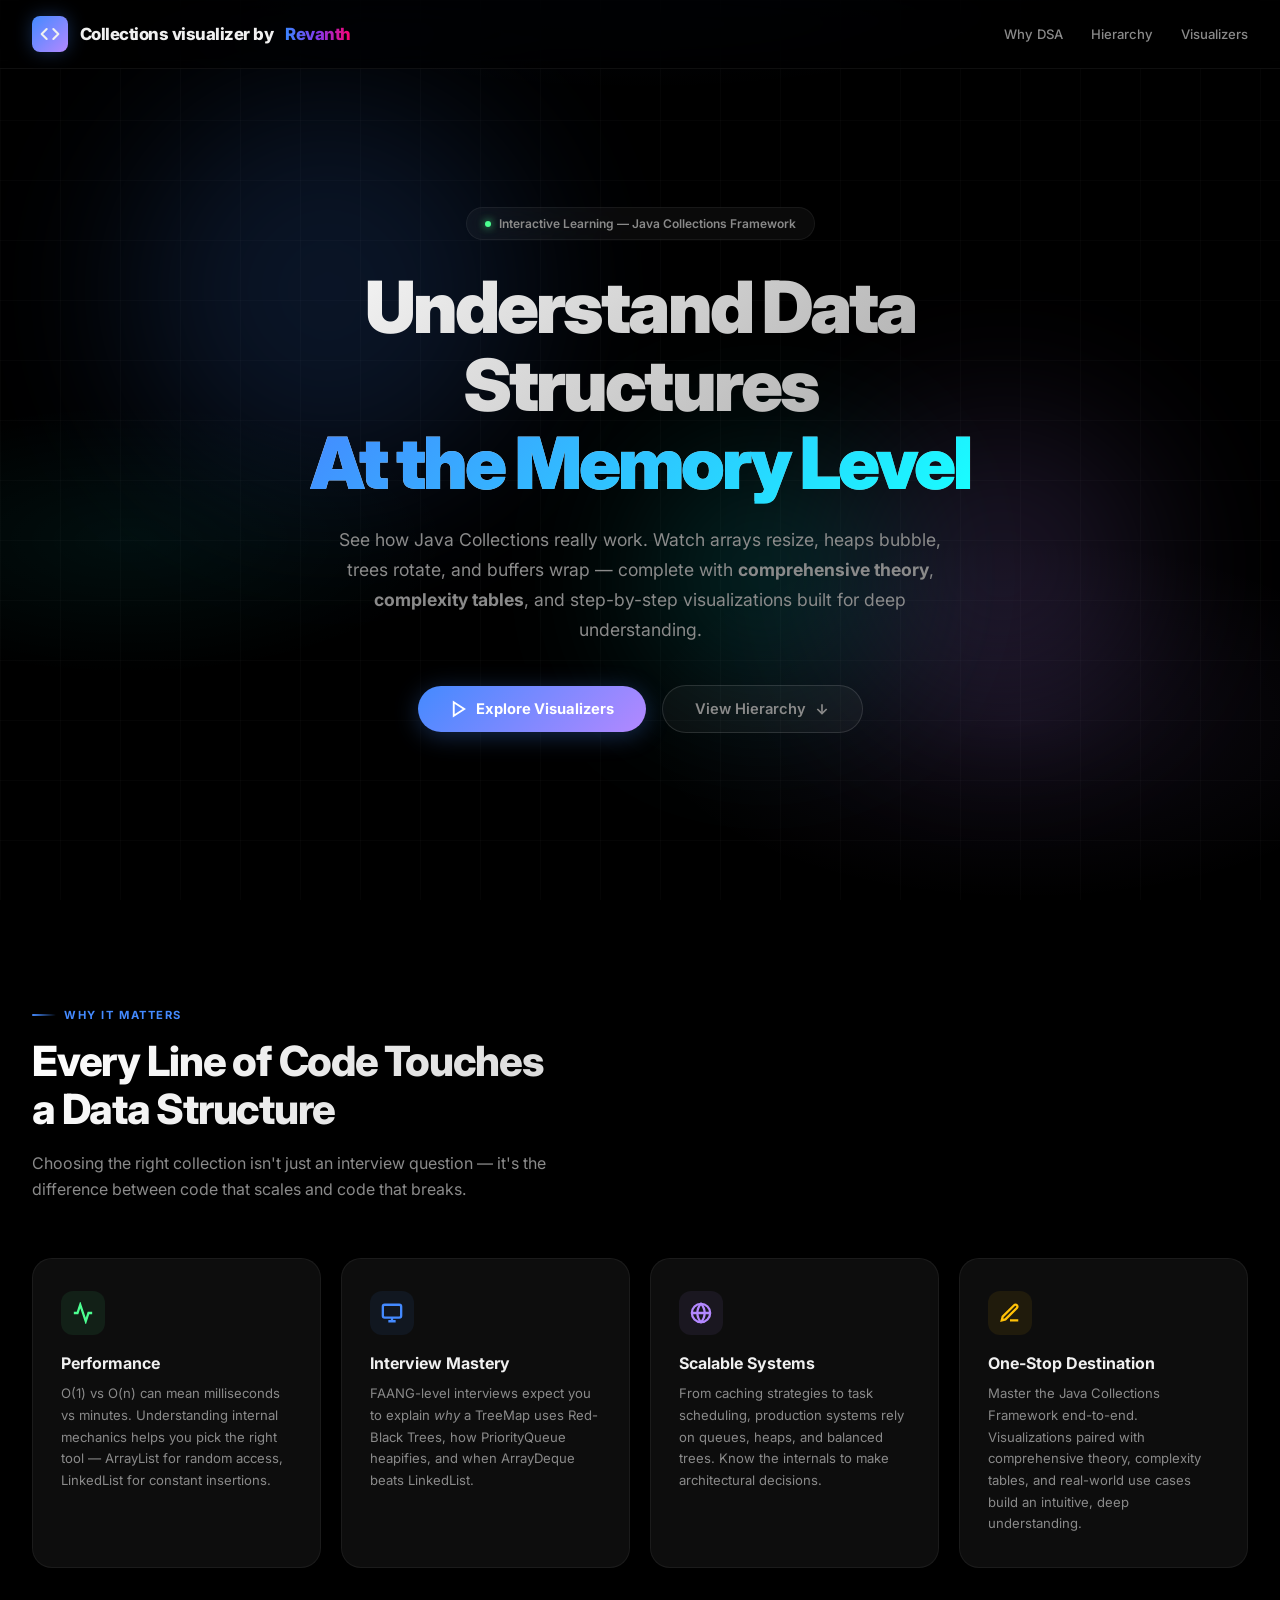
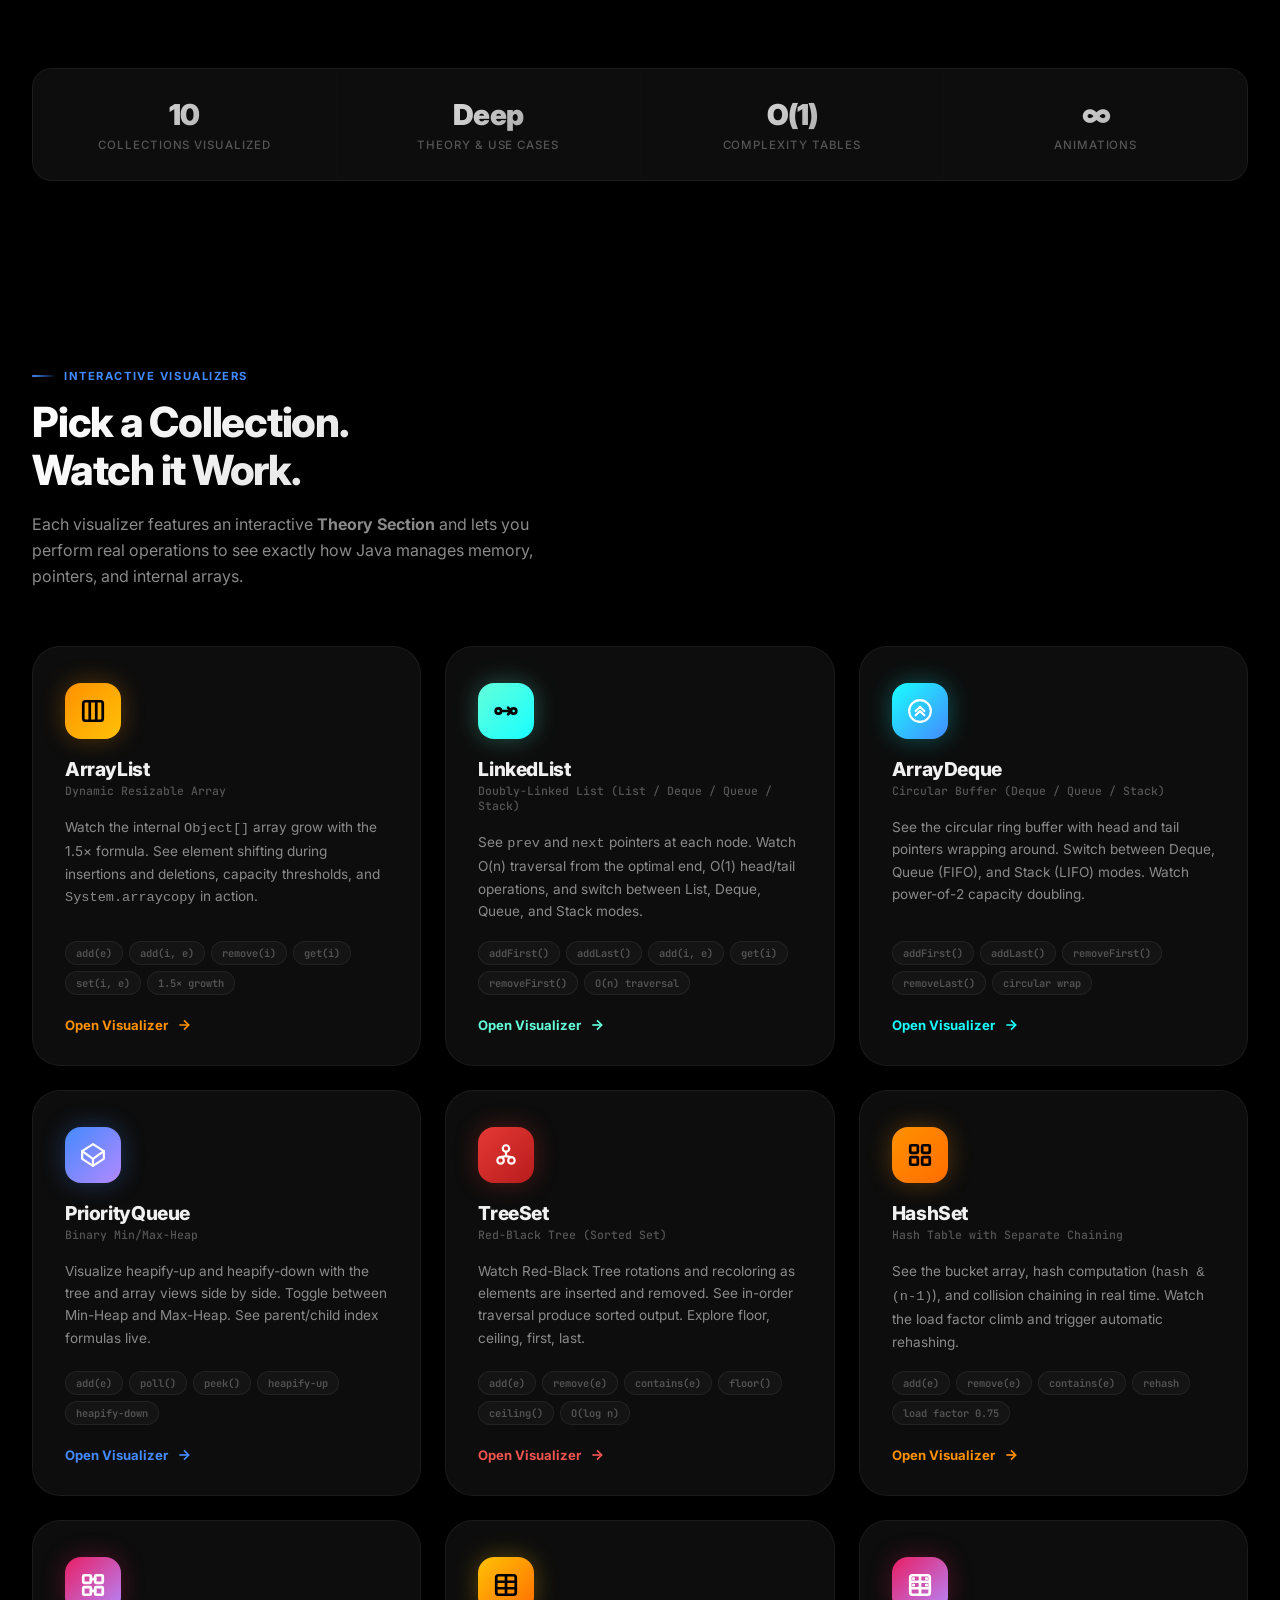
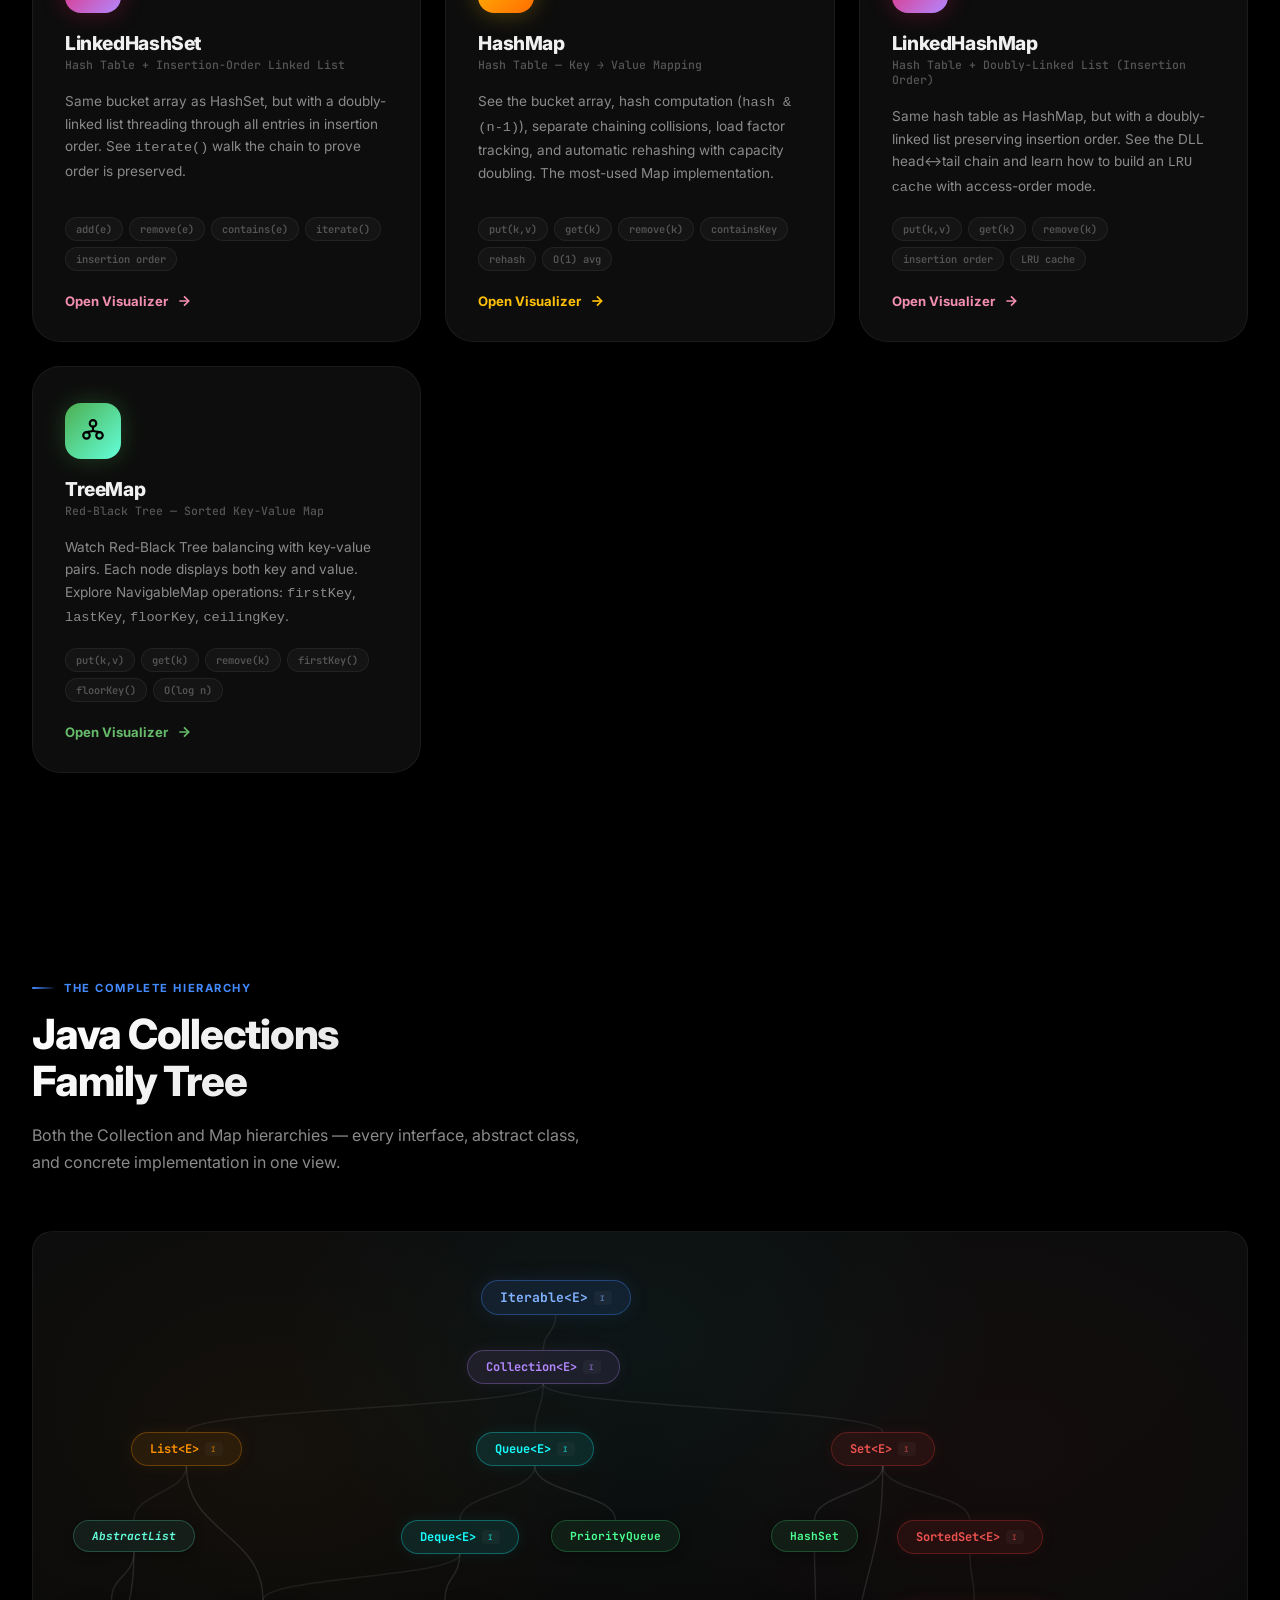
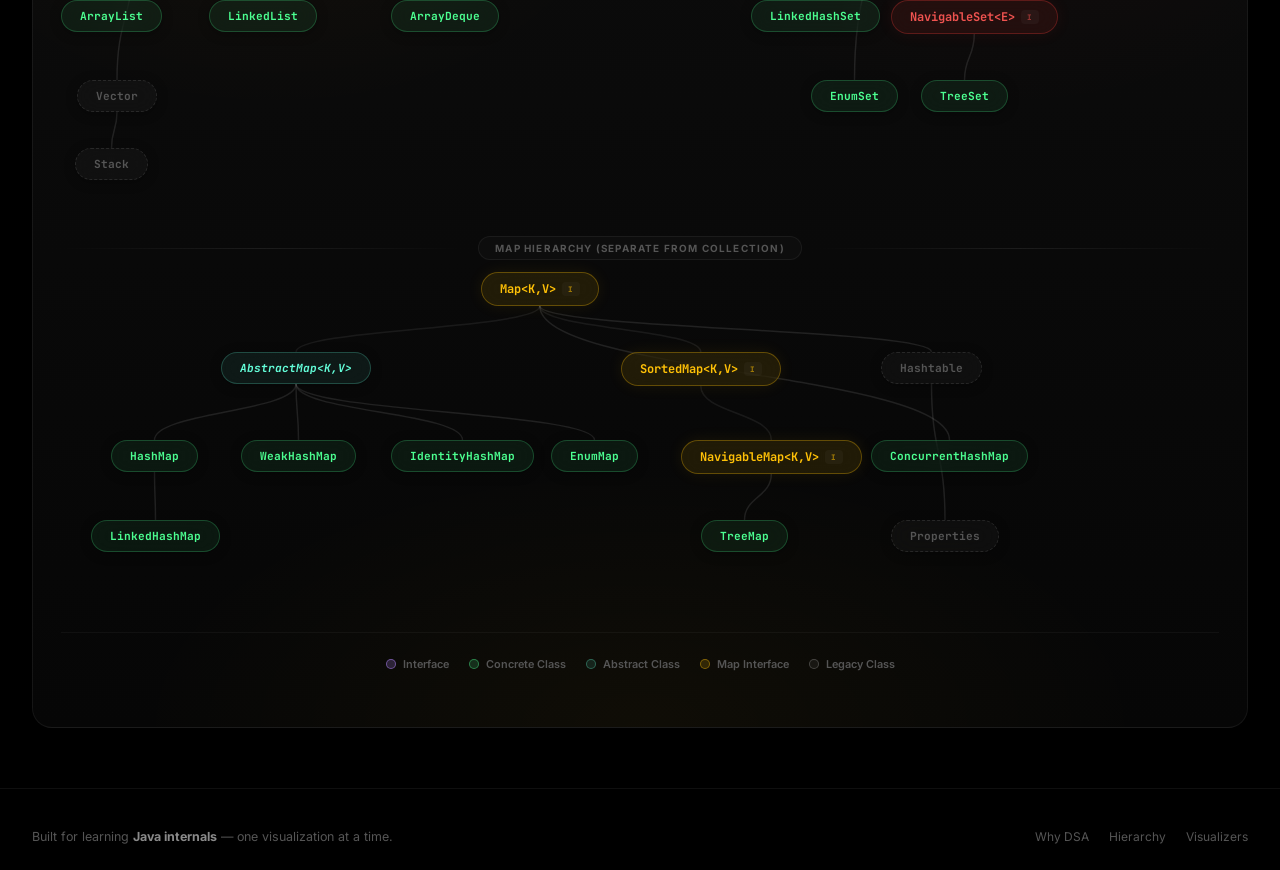
<file: index.html>
<!doctype html>
<html lang="en">
  <head>
    <meta charset="UTF-8" />
    <link
      rel="icon"
      type="image/svg+xml"
      href="data:image/svg+xml,%3Csvg xmlns='http://www.w3.org/2000/svg' viewBox='0 0 64 64'%3E%3Cdefs%3E%3ClinearGradient id='j' x1='0' y1='0' x2='0' y2='1'%3E%3Cstop offset='0' stop-color='%23f89820'/%3E%3Cstop offset='1' stop-color='%23e25303'/%3E%3C/linearGradient%3E%3C/defs%3E%3Cpath d='M24 4c0 0 -4 12 8 16s12 12 4 20' fill='none' stroke='url(%23j)' stroke-width='3' stroke-linecap='round'/%3E%3Cpath d='M32 4c0 0 -4 12 8 16s12 12 4 20' fill='none' stroke='url(%23j)' stroke-width='3' stroke-linecap='round'/%3E%3Cpath d='M12 30h34v8c0 14-34 14-34 0z' fill='url(%23j)'/%3E%3Cpath d='M46 33h6c6 0 6 10 0 10h-6' fill='none' stroke='url(%23j)' stroke-width='3'/%3E%3Cpath d='M8 52h48' stroke='url(%23j)' stroke-width='3' stroke-linecap='round'/%3E%3Cpath d='M14 56h36' stroke='url(%23j)' stroke-width='3' stroke-linecap='round'/%3E%3C/svg%3E"
    />
    <meta name="viewport" content="width=device-width, initial-scale=1.0" />
    <title>Java Collections Framework — Interactive Visualizers</title>
    <meta
      name="description"
      content="Explore the Java Collections Framework through interactive, animated visualizers. Understand ArrayList, PriorityQueue, TreeSet, and ArrayDeque at the memory level."
    />
    <link
      href="https://fonts.googleapis.com/css2?family=Inter:wght@300;400;500;600;700;800;900&family=JetBrains+Mono:wght@400;500;600;700&display=swap"
      rel="stylesheet"
    />
    <style>
      /* ===== Design System — Pure Black Premium ===== */
      :root {
        --bg-primary: #000000;
        --bg-secondary: #060606;
        --bg-panel: #0d0d0d;
        --border: rgba(255, 255, 255, 0.06);
        --border-subtle: rgba(255, 255, 255, 0.04);
        --border-glow: rgba(255, 255, 255, 0.12);
        --text-primary: #f0f0f0;
        --text-secondary: #8a8a8a;
        --text-muted: #555555;
        --accent-green: #4cff91;
        --accent-red: #ff5252;
        --accent-blue: #448aff;
        --accent-amber: #ffc107;
        --accent-purple: #b388ff;
        --accent-cyan: #18ffff;
        --accent-orange: #ff9100;
        --accent-teal: #64ffda;
        --radius-sm: 8px;
        --radius-md: 12px;
        --radius-lg: 16px;
        --radius-xl: 20px;
        --radius-2xl: 28px;
        --radius-full: 999px;
        --shadow-md: 0 4px 16px rgba(0, 0, 0, 0.6);
        --shadow-lg: 0 8px 40px rgba(0, 0, 0, 0.7);
        --font: "Inter", -apple-system, BlinkMacSystemFont, sans-serif;
        --font-mono: "JetBrains Mono", "Fira Code", monospace;
        --transition: 0.3s cubic-bezier(0.4, 0, 0.2, 1);
      }
      *,
      *::before,
      *::after {
        box-sizing: border-box;
        margin: 0;
        padding: 0;
      }
      html {
        scroll-behavior: smooth;
      }
      body {
        font-family: var(--font);
        background: var(--bg-primary);
        color: var(--text-primary);
        min-height: 100vh;
        overflow-x: hidden;
        -webkit-font-smoothing: antialiased;
        -moz-osx-font-smoothing: grayscale;
      }
      a {
        text-decoration: none;
        color: inherit;
      }

      /* ===== Scrollbar ===== */
      ::-webkit-scrollbar {
        width: 6px;
      }
      ::-webkit-scrollbar-track {
        background: transparent;
      }
      ::-webkit-scrollbar-thumb {
        background: rgba(255, 255, 255, 0.08);
        border-radius: 3px;
      }

      /* ===== Navigation ===== */
      .nav {
        position: fixed;
        top: 0;
        left: 0;
        right: 0;
        z-index: 100;
        backdrop-filter: blur(24px) saturate(180%);
        -webkit-backdrop-filter: blur(24px) saturate(180%);
        background: rgba(0, 0, 0, 0.65);
        border-bottom: 1px solid var(--border);
        transition: background 0.3s;
      }
      .nav-inner {
        max-width: 1280px;
        margin: 0 auto;
        display: flex;
        align-items: center;
        justify-content: space-between;
        padding: 16px 32px;
      }
      .nav-brand {
        display: flex;
        align-items: center;
        gap: 12px;
        font-weight: 800;
        font-size: 1.05rem;
        letter-spacing: -0.03em;
      }
      .revanth-gradient {
        background: linear-gradient(90deg, #3a86ff, #8338ec, #ff006e);
        -webkit-background-clip: text;
        -webkit-text-fill-color: transparent;
        background-clip: text;
        color: transparent;
        font-weight: 800;
        display: inline-block;
      }
      .nav-logo {
        width: 36px;
        height: 36px;
        border-radius: var(--radius-sm);
        background: linear-gradient(
          135deg,
          var(--accent-blue),
          var(--accent-purple)
        );
        display: flex;
        align-items: center;
        justify-content: center;
        box-shadow: 0 0 18px rgba(68, 138, 255, 0.3);
      }
      .nav-links {
        display: flex;
        align-items: center;
        gap: 28px;
      }
      .nav-links a {
        font-size: 0.82rem;
        font-weight: 500;
        color: var(--text-secondary);
        transition: color var(--transition);
        position: relative;
      }
      .nav-links a::after {
        content: "";
        position: absolute;
        bottom: -4px;
        left: 0;
        width: 0;
        height: 2px;
        background: linear-gradient(
          90deg,
          var(--accent-blue),
          var(--accent-purple)
        );
        border-radius: 1px;
        transition: width var(--transition);
      }
      .nav-links a:hover {
        color: var(--text-primary);
      }
      .nav-links a:hover::after {
        width: 100%;
      }

      /* ===== Hero Section ===== */
      .hero {
        position: relative;
        min-height: 100vh;
        display: flex;
        align-items: center;
        justify-content: center;
        padding: 120px 32px 80px;
        overflow: hidden;
      }
      .hero-bg {
        position: absolute;
        inset: 0;
        z-index: 0;
        background:
          radial-gradient(
            ellipse 80% 50% at 50% -20%,
            rgba(68, 138, 255, 0.12) 0%,
            transparent 60%
          ),
          radial-gradient(
            ellipse 60% 40% at 80% 80%,
            rgba(179, 136, 255, 0.08) 0%,
            transparent 50%
          ),
          radial-gradient(
            ellipse 50% 30% at 10% 60%,
            rgba(24, 255, 255, 0.06) 0%,
            transparent 50%
          );
      }
      /* Animated grid */
      .hero-grid {
        position: absolute;
        inset: 0;
        z-index: 0;
        background-image:
          linear-gradient(rgba(255, 255, 255, 0.02) 1px, transparent 1px),
          linear-gradient(90deg, rgba(255, 255, 255, 0.02) 1px, transparent 1px);
        background-size: 60px 60px;
        animation: gridDrift 20s linear infinite;
      }
      @keyframes gridDrift {
        0% {
          transform: translate(0, 0);
        }
        100% {
          transform: translate(60px, 60px);
        }
      }

      /* Floating orbs */
      .orb {
        position: absolute;
        border-radius: 50%;
        filter: blur(80px);
        opacity: 0.15;
        z-index: 0;
        animation: orbFloat 8s ease-in-out infinite alternate;
      }
      .orb-1 {
        width: 400px;
        height: 400px;
        background: var(--accent-blue);
        top: 10%;
        left: 10%;
        animation-delay: 0s;
      }
      .orb-2 {
        width: 300px;
        height: 300px;
        background: var(--accent-purple);
        bottom: 20%;
        right: 10%;
        animation-delay: 2s;
      }
      .orb-3 {
        width: 250px;
        height: 250px;
        background: var(--accent-cyan);
        top: 50%;
        left: 50%;
        animation-delay: 4s;
      }
      @keyframes orbFloat {
        0% {
          transform: translate(0, 0) scale(1);
        }
        100% {
          transform: translate(30px, -40px) scale(1.1);
        }
      }

      .hero-content {
        position: relative;
        z-index: 1;
        max-width: 820px;
        text-align: center;
      }
      .hero-badge {
        display: inline-flex;
        align-items: center;
        gap: 8px;
        padding: 8px 18px;
        background: rgba(255, 255, 255, 0.04);
        border: 1px solid var(--border);
        border-radius: var(--radius-full);
        font-size: 0.75rem;
        font-weight: 600;
        color: var(--text-secondary);
        margin-bottom: 28px;
        backdrop-filter: blur(12px);
        animation: fadeSlideUp 0.8s ease both;
      }
      .hero-badge .dot {
        width: 6px;
        height: 6px;
        border-radius: 50%;
        background: var(--accent-green);
        box-shadow: 0 0 8px var(--accent-green);
        animation: pulse 2s ease-in-out infinite;
      }
      @keyframes pulse {
        0%,
        100% {
          opacity: 1;
        }
        50% {
          opacity: 0.4;
        }
      }
      @keyframes fadeSlideUp {
        0% {
          opacity: 0;
          transform: translateY(20px);
        }
        100% {
          opacity: 1;
          transform: translateY(0);
        }
      }

      .hero h1 {
        font-size: clamp(2.8rem, 6vw, 4.5rem);
        font-weight: 900;
        letter-spacing: -0.04em;
        line-height: 1.08;
        background: linear-gradient(
          135deg,
          #ffffff 0%,
          #999999 50%,
          #ffffff 100%
        );
        background-size: 200% 200%;
        -webkit-background-clip: text;
        -webkit-text-fill-color: transparent;
        background-clip: text;
        animation:
          fadeSlideUp 0.8s ease 0.1s both,
          shimmer 6s ease-in-out infinite;
        margin-bottom: 24px;
      }
      @keyframes shimmer {
        0%,
        100% {
          background-position: 0% 50%;
        }
        50% {
          background-position: 100% 50%;
        }
      }
      .hero h1 span.highlight {
        background: linear-gradient(
          135deg,
          var(--accent-blue),
          var(--accent-cyan)
        );
        -webkit-background-clip: text;
        -webkit-text-fill-color: transparent;
        background-clip: text;
      }
      .hero-desc {
        font-size: 1.1rem;
        line-height: 1.7;
        color: var(--text-secondary);
        max-width: 640px;
        margin: 0 auto 40px;
        font-weight: 400;
        animation: fadeSlideUp 0.8s ease 0.2s both;
      }
      .hero-cta {
        display: flex;
        align-items: center;
        justify-content: center;
        gap: 16px;
        animation: fadeSlideUp 0.8s ease 0.35s both;
        flex-wrap: wrap;
      }
      .btn-primary {
        display: inline-flex;
        align-items: center;
        gap: 8px;
        padding: 14px 32px;
        background: linear-gradient(
          135deg,
          var(--accent-blue),
          var(--accent-purple)
        );
        color: white;
        font-family: var(--font);
        font-size: 0.92rem;
        font-weight: 700;
        border: none;
        border-radius: var(--radius-full);
        cursor: pointer;
        transition: all var(--transition);
        box-shadow: 0 4px 24px rgba(68, 138, 255, 0.3);
      }
      .btn-primary:hover {
        transform: translateY(-2px);
        box-shadow: 0 8px 32px rgba(68, 138, 255, 0.45);
        filter: brightness(1.1);
      }
      .btn-primary:active {
        transform: translateY(0) scale(0.98);
      }
      .btn-secondary {
        display: inline-flex;
        align-items: center;
        gap: 8px;
        padding: 14px 32px;
        background: rgba(255, 255, 255, 0.04);
        border: 1px solid var(--border-glow);
        color: var(--text-secondary);
        font-family: var(--font);
        font-size: 0.92rem;
        font-weight: 600;
        border-radius: var(--radius-full);
        cursor: pointer;
        transition: all var(--transition);
        backdrop-filter: blur(8px);
      }
      .btn-secondary:hover {
        background: rgba(255, 255, 255, 0.08);
        color: var(--text-primary);
        border-color: rgba(255, 255, 255, 0.2);
      }

      /* ===== Section Base ===== */
      .section {
        padding: 100px 32px;
        max-width: 1280px;
        margin: 0 auto;
      }
      .section-label {
        display: inline-flex;
        align-items: center;
        gap: 8px;
        font-size: 0.7rem;
        font-weight: 700;
        text-transform: uppercase;
        letter-spacing: 0.14em;
        color: var(--accent-blue);
        margin-bottom: 16px;
      }
      .section-label .line {
        width: 24px;
        height: 2px;
        background: linear-gradient(90deg, var(--accent-blue), transparent);
        border-radius: 1px;
      }
      .section-title {
        font-size: clamp(1.8rem, 4vw, 2.6rem);
        font-weight: 800;
        letter-spacing: -0.03em;
        line-height: 1.15;
        margin-bottom: 16px;
        background: linear-gradient(135deg, #fff 0%, #aaa 100%);
        -webkit-background-clip: text;
        -webkit-text-fill-color: transparent;
        background-clip: text;
      }
      .section-subtitle {
        font-size: 1rem;
        color: var(--text-secondary);
        max-width: 560px;
        line-height: 1.65;
        margin-bottom: 56px;
      }

      /* ===== Why DS Section ===== */
      .why-grid {
        display: grid;
        grid-template-columns: repeat(auto-fit, minmax(260px, 1fr));
        gap: 20px;
      }
      .why-card {
        padding: 32px 28px;
        background: var(--bg-panel);
        border: 1px solid var(--border);
        border-radius: var(--radius-xl);
        transition: all var(--transition);
        position: relative;
        overflow: hidden;
      }
      .why-card::before {
        content: "";
        position: absolute;
        top: 0;
        left: 0;
        right: 0;
        height: 3px;
        border-radius: var(--radius-xl) var(--radius-xl) 0 0;
        background: linear-gradient(
          90deg,
          var(--accent-blue),
          var(--accent-purple)
        );
        opacity: 0;
        transition: opacity var(--transition);
      }
      .why-card:hover {
        border-color: var(--border-glow);
        transform: translateY(-4px);
      }
      .why-card:hover::before {
        opacity: 1;
      }
      .why-icon {
        width: 44px;
        height: 44px;
        border-radius: var(--radius-md);
        display: flex;
        align-items: center;
        justify-content: center;
        margin-bottom: 18px;
        font-size: 1.2rem;
      }
      .why-card h3 {
        font-size: 1rem;
        font-weight: 700;
        margin-bottom: 10px;
        color: var(--text-primary);
      }
      .why-card p {
        font-size: 0.82rem;
        color: var(--text-secondary);
        line-height: 1.65;
      }

      /* ===== Hierarchy Section ===== */
      .hierarchy-section {
        padding-bottom: 60px;
      }
      .hierarchy-wrapper {
        background: linear-gradient(
          180deg,
          var(--bg-panel) 0%,
          rgba(6, 6, 6, 1) 100%
        );
        border: 1px solid var(--border);
        border-radius: var(--radius-xl);
        padding: 48px 28px 56px;
        position: relative;
        overflow-x: auto;
        overflow-y: hidden;
      }
      .hierarchy-wrapper::before {
        content: "";
        position: absolute;
        inset: 0;
        background:
          radial-gradient(
            ellipse 50% 40% at 20% 20%,
            rgba(255, 145, 0, 0.04) 0%,
            transparent 60%
          ),
          radial-gradient(
            ellipse 50% 40% at 50% 10%,
            rgba(24, 255, 255, 0.04) 0%,
            transparent 60%
          ),
          radial-gradient(
            ellipse 50% 40% at 80% 20%,
            rgba(229, 57, 53, 0.04) 0%,
            transparent 60%
          );
        pointer-events: none;
      }
      .hierarchy-wrapper::after {
        content: "";
        position: absolute;
        inset: 0;
        background: radial-gradient(
          ellipse 70% 40% at 50% 100%,
          rgba(255, 193, 7, 0.04) 0%,
          transparent 60%
        );
        pointer-events: none;
      }
      .tree-canvas {
        position: relative;
        min-width: 1060px;
        margin: 0 auto;
      }
      .tree-canvas svg {
        position: absolute;
        top: 0;
        left: 0;
        width: 100%;
        height: 100%;
        pointer-events: none;
        z-index: 0;
        overflow: visible;
      }
      .tree-canvas svg path {
        fill: none;
        stroke-width: 1.5;
        stroke: rgba(255, 255, 255, 0.07);
        transition:
          stroke 0.4s,
          filter 0.4s;
      }
      .tree-canvas svg path.solid {
        stroke: rgba(255, 255, 255, 0.1);
      }
      .tn {
        position: absolute;
        display: inline-flex;
        align-items: center;
        gap: 6px;
        padding: 8px 18px;
        border-radius: var(--radius-full);
        font-family: var(--font-mono);
        font-size: 0.75rem;
        font-weight: 700;
        border: 1.5px solid;
        white-space: nowrap;
        transition: all 0.35s cubic-bezier(0.4, 0, 0.2, 1);
        cursor: default;
        z-index: 1;
        backdrop-filter: blur(12px);
        box-shadow: 0 2px 12px rgba(0, 0, 0, 0.3);
      }
      .tn:hover {
        transform: translateY(-2px) scale(1.06);
        z-index: 5;
        box-shadow: 0 4px 20px rgba(0, 0, 0, 0.4);
      }
      /* Type labels */
      .tn .tt {
        font-size: 0.48rem;
        font-weight: 800;
        text-transform: uppercase;
        letter-spacing: 0.08em;
        opacity: 0.55;
        padding: 2px 6px;
        border-radius: 4px;
        background: rgba(255, 255, 255, 0.06);
      }
      /* Color classes */
      .tn-root {
        background: rgba(68, 138, 255, 0.12);
        border-color: rgba(68, 138, 255, 0.35);
        color: #82b1ff;
        font-size: 0.82rem;
        box-shadow: 0 0 20px rgba(68, 138, 255, 0.12);
      }
      .tn-iface {
        background: rgba(179, 136, 255, 0.1);
        border-color: rgba(179, 136, 255, 0.3);
        color: var(--accent-purple);
        box-shadow: 0 0 16px rgba(179, 136, 255, 0.08);
      }
      .tn-list {
        background: rgba(255, 145, 0, 0.1);
        border-color: rgba(255, 145, 0, 0.3);
        color: var(--accent-orange);
        box-shadow: 0 0 16px rgba(255, 145, 0, 0.08);
      }
      .tn-set {
        background: rgba(229, 57, 53, 0.1);
        border-color: rgba(229, 57, 53, 0.3);
        color: #ef5350;
        box-shadow: 0 0 16px rgba(229, 57, 53, 0.08);
      }
      .tn-queue {
        background: rgba(24, 255, 255, 0.1);
        border-color: rgba(24, 255, 255, 0.3);
        color: var(--accent-cyan);
        box-shadow: 0 0 16px rgba(24, 255, 255, 0.08);
      }
      .tn-map {
        background: rgba(255, 193, 7, 0.1);
        border-color: rgba(255, 193, 7, 0.3);
        color: var(--accent-amber);
        box-shadow: 0 0 16px rgba(255, 193, 7, 0.08);
      }
      .tn-impl {
        background: rgba(76, 255, 145, 0.07);
        border-color: rgba(76, 255, 145, 0.22);
        color: var(--accent-green);
        font-size: 0.7rem;
      }
      .tn-legacy {
        background: rgba(255, 255, 255, 0.03);
        border-color: rgba(255, 255, 255, 0.1);
        color: var(--text-muted);
        font-size: 0.7rem;
        border-style: dashed;
      }
      .tn-abstract {
        background: rgba(100, 255, 218, 0.07);
        border-color: rgba(100, 255, 218, 0.22);
        color: var(--accent-teal);
        font-size: 0.7rem;
        font-style: italic;
      }
      /* Legend */
      .hierarchy-legend {
        display: flex;
        flex-wrap: wrap;
        gap: 20px;
        justify-content: center;
        margin-top: 40px;
        position: relative;
        z-index: 1;
        padding-top: 24px;
        border-top: 1px solid var(--border-subtle);
      }
      .legend-item {
        display: flex;
        align-items: center;
        gap: 7px;
        font-size: 0.68rem;
        font-weight: 600;
        color: var(--text-muted);
      }
      .legend-dot {
        width: 10px;
        height: 10px;
        border-radius: 50%;
        border: 1.5px solid;
      }
      .ld-iface {
        background: rgba(179, 136, 255, 0.2);
        border-color: rgba(179, 136, 255, 0.5);
      }
      .ld-impl {
        background: rgba(76, 255, 145, 0.15);
        border-color: rgba(76, 255, 145, 0.4);
      }
      .ld-map {
        background: rgba(255, 193, 7, 0.15);
        border-color: rgba(255, 193, 7, 0.4);
      }
      .ld-legacy {
        background: rgba(255, 255, 255, 0.05);
        border-color: rgba(255, 255, 255, 0.2);
      }
      .ld-abstract {
        background: rgba(100, 255, 218, 0.1);
        border-color: rgba(100, 255, 218, 0.3);
      }
      /* Separator line between Collection and Map */
      .hierarchy-divider {
        display: flex;
        align-items: center;
        gap: 16px;
        margin: 36px 0 12px;
        position: relative;
        z-index: 1;
      }
      .hierarchy-divider .hdl {
        flex: 1;
        height: 1px;
        background: linear-gradient(
          90deg,
          transparent,
          rgba(255, 255, 255, 0.08),
          transparent
        );
      }
      .hierarchy-divider span {
        font-size: 0.62rem;
        font-weight: 700;
        text-transform: uppercase;
        letter-spacing: 0.12em;
        color: var(--text-muted);
        padding: 5px 16px;
        background: var(--bg-panel);
        border: 1px solid var(--border);
        border-radius: var(--radius-full);
      }

      /* ===== Collection Cards ===== */
      .cards-grid {
        display: grid;
        grid-template-columns: repeat(auto-fit, minmax(300px, 1fr));
        gap: 24px;
      }
      .collection-card {
        position: relative;
        background: var(--bg-panel);
        border: 1px solid var(--border);
        border-radius: var(--radius-2xl);
        padding: 36px 32px 32px;
        cursor: pointer;
        transition: all 0.4s cubic-bezier(0.4, 0, 0.2, 1);
        overflow: hidden;
        display: flex;
        flex-direction: column;
        gap: 18px;
      }
      .collection-card::before {
        content: "";
        position: absolute;
        inset: 0;
        border-radius: var(--radius-2xl);
        padding: 1.5px;
        background: linear-gradient(
          135deg,
          transparent 40%,
          var(--card-accent, rgba(255, 255, 255, 0.1))
        );
        -webkit-mask:
          linear-gradient(#fff 0 0) content-box,
          linear-gradient(#fff 0 0);
        -webkit-mask-composite: xor;
        mask:
          linear-gradient(#fff 0 0) content-box,
          linear-gradient(#fff 0 0);
        mask-composite: exclude;
        opacity: 0;
        transition: opacity 0.4s;
        pointer-events: none;
      }
      .collection-card::after {
        content: "";
        position: absolute;
        top: -50%;
        right: -50%;
        width: 200%;
        height: 200%;
        background: radial-gradient(
          circle at 70% 30%,
          var(--card-glow, transparent) 0%,
          transparent 50%
        );
        opacity: 0;
        transition: opacity 0.5s;
        pointer-events: none;
      }
      .collection-card:hover {
        transform: translateY(-8px);
        border-color: var(--border-glow);
        box-shadow: var(--shadow-lg);
      }
      .collection-card:hover::before {
        opacity: 1;
      }
      .collection-card:hover::after {
        opacity: 1;
      }

      /* Card accent colors */
      .card-arraylist {
        --card-accent: rgba(255, 145, 0, 0.5);
        --card-glow: rgba(255, 145, 0, 0.04);
      }
      .card-priorityqueue {
        --card-accent: rgba(68, 138, 255, 0.5);
        --card-glow: rgba(68, 138, 255, 0.04);
      }
      .card-treeset {
        --card-accent: rgba(229, 57, 53, 0.5);
        --card-glow: rgba(229, 57, 53, 0.04);
      }
      .card-arraydeque {
        --card-accent: rgba(24, 255, 255, 0.5);
        --card-glow: rgba(24, 255, 255, 0.04);
      }
      .card-linkedlist {
        --card-accent: rgba(100, 255, 218, 0.5);
        --card-glow: rgba(100, 255, 218, 0.04);
      }
      .card-hashset {
        --card-accent: rgba(255, 145, 0, 0.5);
        --card-glow: rgba(255, 145, 0, 0.04);
      }
      .card-linkedhashset {
        --card-accent: rgba(233, 30, 99, 0.5);
        --card-glow: rgba(233, 30, 99, 0.04);
      }
      .card-hashmap {
        --card-accent: rgba(255, 193, 7, 0.5);
        --card-glow: rgba(255, 193, 7, 0.04);
      }
      .card-linkedhashmap {
        --card-accent: rgba(233, 30, 99, 0.5);
        --card-glow: rgba(233, 30, 99, 0.04);
      }
      .card-treemap {
        --card-accent: rgba(76, 175, 80, 0.5);
        --card-glow: rgba(76, 175, 80, 0.04);
      }

      .card-icon {
        width: 56px;
        height: 56px;
        border-radius: var(--radius-lg);
        display: flex;
        align-items: center;
        justify-content: center;
        transition: all var(--transition);
      }
      .collection-card:hover .card-icon {
        transform: scale(1.08) rotate(-3deg);
      }
      .card-icon-arraylist {
        background: linear-gradient(
          135deg,
          var(--accent-orange),
          var(--accent-amber)
        );
        color: #000;
        box-shadow: 0 0 24px rgba(255, 145, 0, 0.3);
      }
      .card-icon-priorityqueue {
        background: linear-gradient(
          135deg,
          var(--accent-blue),
          var(--accent-purple)
        );
        color: #fff;
        box-shadow: 0 0 24px rgba(68, 138, 255, 0.3);
      }
      .card-icon-treeset {
        background: linear-gradient(135deg, #e53935, #b71c1c);
        color: #fff;
        box-shadow: 0 0 24px rgba(229, 57, 53, 0.3);
      }
      .card-icon-arraydeque {
        background: linear-gradient(
          135deg,
          var(--accent-cyan),
          var(--accent-blue)
        );
        color: #fff;
        box-shadow: 0 0 24px rgba(24, 255, 255, 0.3);
      }
      .card-icon-linkedlist {
        background: linear-gradient(
          135deg,
          var(--accent-teal),
          var(--accent-cyan)
        );
        color: #000;
        box-shadow: 0 0 24px rgba(100, 255, 218, 0.3);
      }
      .card-icon-hashset {
        background: linear-gradient(
          135deg,
          var(--accent-orange),
          #ff6d00
        );
        color: #000;
        box-shadow: 0 0 24px rgba(255, 145, 0, 0.3);
      }
      .card-icon-linkedhashset {
        background: linear-gradient(
          135deg,
          #e91e63,
          var(--accent-purple)
        );
        color: #fff;
        box-shadow: 0 0 24px rgba(233, 30, 99, 0.3);
      }
      .card-icon-hashmap {
        background: linear-gradient(
          135deg,
          var(--accent-amber),
          #ff6d00
        );
        color: #000;
        box-shadow: 0 0 24px rgba(255, 193, 7, 0.3);
      }
      .card-icon-linkedhashmap {
        background: linear-gradient(
          135deg,
          #e91e63,
          var(--accent-purple)
        );
        color: #fff;
        box-shadow: 0 0 24px rgba(233, 30, 99, 0.3);
      }
      .card-icon-treemap {
        background: linear-gradient(
          135deg,
          #4caf50,
          var(--accent-teal)
        );
        color: #000;
        box-shadow: 0 0 24px rgba(76, 175, 80, 0.3);
      }

      .card-title {
        font-size: 1.2rem;
        font-weight: 800;
        letter-spacing: -0.02em;
      }
      .card-subtitle {
        font-size: 0.72rem;
        font-weight: 500;
        color: var(--text-muted);
        margin-top: 2px;
        font-family: var(--font-mono);
      }
      .card-desc {
        font-size: 0.85rem;
        color: var(--text-secondary);
        line-height: 1.65;
        flex: 1;
      }
      .card-tags {
        display: flex;
        flex-wrap: wrap;
        gap: 6px;
      }
      .card-tag {
        font-family: var(--font-mono);
        font-size: 0.65rem;
        font-weight: 600;
        padding: 4px 10px;
        background: rgba(255, 255, 255, 0.03);
        border: 1px solid var(--border);
        border-radius: var(--radius-full);
        color: var(--text-muted);
        transition: all var(--transition);
      }
      .collection-card:hover .card-tag {
        border-color: var(--border-glow);
        color: var(--text-secondary);
      }
      .card-cta {
        display: flex;
        align-items: center;
        gap: 8px;
        font-size: 0.82rem;
        font-weight: 700;
        color: var(--text-muted);
        transition: all var(--transition);
        margin-top: 4px;
      }
      .card-cta .arrow {
        transition: transform var(--transition);
      }
      .collection-card:hover .card-cta {
        color: var(--text-primary);
      }
      .collection-card:hover .card-cta .arrow {
        transform: translateX(4px);
      }

      /* Card accent CTA colors */
      .card-arraylist .card-cta {
        color: var(--accent-orange);
      }
      .card-priorityqueue .card-cta {
        color: var(--accent-blue);
      }
      .card-treeset .card-cta {
        color: #ef5350;
      }
      .card-arraydeque .card-cta {
        color: var(--accent-cyan);
      }
      .card-linkedlist .card-cta {
        color: var(--accent-teal);
      }
      .card-hashset .card-cta {
        color: var(--accent-orange);
      }
      .card-linkedhashset .card-cta {
        color: #f48fb1;
      }
      .card-hashmap .card-cta {
        color: var(--accent-amber);
      }
      .card-linkedhashmap .card-cta {
        color: #f48fb1;
      }
      .card-treemap .card-cta {
        color: #66bb6a;
      }

      /* ===== Stats Bar ===== */
      .stats-bar {
        display: grid;
        grid-template-columns: repeat(auto-fit, minmax(160px, 1fr));
        gap: 1px;
        background: var(--border);
        border: 1px solid var(--border);
        border-radius: var(--radius-xl);
        overflow: hidden;
        margin-bottom: 80px;
      }
      .stat-item {
        background: var(--bg-panel);
        padding: 28px 24px;
        text-align: center;
      }
      .stat-value {
        font-size: 1.8rem;
        font-weight: 900;
        letter-spacing: -0.03em;
        background: linear-gradient(135deg, #fff, #888);
        -webkit-background-clip: text;
        -webkit-text-fill-color: transparent;
        background-clip: text;
        margin-bottom: 6px;
      }
      .stat-label {
        font-size: 0.72rem;
        font-weight: 500;
        color: var(--text-muted);
        text-transform: uppercase;
        letter-spacing: 0.08em;
      }

      /* ===== Footer ===== */
      .footer {
        border-top: 1px solid var(--border);
        padding: 40px 32px;
        text-align: center;
      }
      .footer-inner {
        max-width: 1280px;
        margin: 0 auto;
        display: flex;
        align-items: center;
        justify-content: space-between;
        flex-wrap: wrap;
        gap: 16px;
      }
      .footer-text {
        font-size: 0.78rem;
        color: var(--text-muted);
      }
      .footer-text strong {
        color: var(--text-secondary);
      }
      .footer-links {
        display: flex;
        gap: 20px;
      }
      .footer-links a {
        font-size: 0.75rem;
        color: var(--text-muted);
        transition: color var(--transition);
      }
      .footer-links a:hover {
        color: var(--text-primary);
      }

      /* ===== Responsive ===== */
      @media (max-width: 768px) {
        .nav-links {
          display: none;
        }
        .nav-inner {
          padding: 14px 20px;
        }
        .section {
          padding: 60px 20px;
        }
        .hero {
          padding: 100px 20px 60px;
        }
        .hierarchy-wrapper {
          padding: 32px 20px;
        }
        .h-branch {
          flex-direction: column;
          align-items: center;
          gap: 16px;
        }
        .h-branch::before {
          display: none;
        }
        .h-sub-branch {
          flex-direction: column;
          align-items: center;
        }
        .cards-grid {
          grid-template-columns: 1fr;
        }
        .footer-inner {
          flex-direction: column;
          text-align: center;
        }
      }

      /* ===== Reveal Animation ===== */
      .reveal {
        opacity: 0;
        transform: translateY(32px);
        transition:
          opacity 0.7s ease,
          transform 0.7s ease;
      }
      .reveal.visible {
        opacity: 1;
        transform: translateY(0);
      }
    </style>
  </head>
  <body>
    <!-- Navigation -->
    <nav class="nav">
      <div class="nav-inner">
        <a href="#" class="nav-brand">
          <div class="nav-logo">
            <svg
              width="20"
              height="20"
              viewBox="0 0 24 24"
              fill="none"
              stroke="currentColor"
              stroke-width="2.5"
              stroke-linecap="round"
              stroke-linejoin="round"
            >
              <polyline points="16 18 22 12 16 6"></polyline>
              <polyline points="8 6 2 12 8 18"></polyline>
            </svg>
          </div>
          Collections visualizer by <span class="revanth-gradient">Revanth</span>
        </a>
        <div class="nav-links">
          <a href="#why">Why DSA</a>
          <a href="#hierarchy">Hierarchy</a>
          <a href="#visualizers">Visualizers</a>
        </div>
      </div>
    </nav>

    <!-- Hero Section -->
    <section class="hero">
      <div class="hero-bg"></div>
      <div class="hero-grid"></div>
      <div class="orb orb-1"></div>
      <div class="orb orb-2"></div>
      <div class="orb orb-3"></div>
      <div class="hero-content">
        <div class="hero-badge">
          <span class="dot"></span>
          Interactive Learning — Java Collections Framework
        </div>
        <h1>
          Understand Data Structures<br /><span class="highlight"
            >At the Memory Level</span
          >
        </h1>
        <p class="hero-desc">
          See how Java Collections really work. Watch arrays
          resize, heaps bubble, trees rotate, and buffers wrap — complete with 
          <strong>comprehensive theory</strong>, <strong>complexity tables</strong>, 
          and step-by-step visualizations built for deep understanding.
        </p>
        <div class="hero-cta">
          <a href="#visualizers" class="btn-primary">
            <svg
              width="18"
              height="18"
              viewBox="0 0 24 24"
              fill="none"
              stroke="currentColor"
              stroke-width="2.5"
            >
              <polygon points="5 3 19 12 5 21 5 3" />
            </svg>
            Explore Visualizers
          </a>
          <a href="#hierarchy" class="btn-secondary">
            View Hierarchy
            <svg
              width="16"
              height="16"
              viewBox="0 0 24 24"
              fill="none"
              stroke="currentColor"
              stroke-width="2.5"
            >
              <line x1="12" y1="5" x2="12" y2="19" />
              <polyline points="19 12 12 19 5 12" />
            </svg>
          </a>
        </div>
      </div>
    </section>

    <!-- Why Data Structures Matter -->
    <section class="section" id="why">
      <div class="reveal">
        <div class="section-label">
          <span class="line"></span> WHY IT MATTERS
        </div>
        <h2 class="section-title">
          Every Line of Code Touches<br />a Data Structure
        </h2>
        <p class="section-subtitle">
          Choosing the right collection isn't just an interview question — it's
          the difference between code that scales and code that breaks.
        </p>
      </div>
      <div class="why-grid reveal">
        <div class="why-card">
          <div
            class="why-icon"
            style="
              background: rgba(76, 255, 145, 0.08);
              color: var(--accent-green);
            "
          >
            <svg
              width="22"
              height="22"
              viewBox="0 0 24 24"
              fill="none"
              stroke="currentColor"
              stroke-width="2.5"
            >
              <polyline points="22 12 18 12 15 21 9 3 6 12 2 12" />
            </svg>
          </div>
          <h3>Performance</h3>
          <p>
            O(1) vs O(n) can mean milliseconds vs minutes. Understanding
            internal mechanics helps you pick the right tool — ArrayList for
            random access, LinkedList for constant insertions.
          </p>
        </div>
        <div class="why-card">
          <div
            class="why-icon"
            style="
              background: rgba(68, 138, 255, 0.08);
              color: var(--accent-blue);
            "
          >
            <svg
              width="22"
              height="22"
              viewBox="0 0 24 24"
              fill="none"
              stroke="currentColor"
              stroke-width="2.5"
            >
              <rect x="2" y="3" width="20" height="14" rx="2" />
              <line x1="8" y1="21" x2="16" y2="21" />
              <line x1="12" y1="17" x2="12" y2="21" />
            </svg>
          </div>
          <h3>Interview Mastery</h3>
          <p>
            FAANG-level interviews expect you to explain <em>why</em> a TreeMap
            uses Red-Black Trees, how PriorityQueue heapifies, and when
            ArrayDeque beats LinkedList.
          </p>
        </div>
        <div class="why-card">
          <div
            class="why-icon"
            style="
              background: rgba(179, 136, 255, 0.08);
              color: var(--accent-purple);
            "
          >
            <svg
              width="22"
              height="22"
              viewBox="0 0 24 24"
              fill="none"
              stroke="currentColor"
              stroke-width="2.5"
            >
              <circle cx="12" cy="12" r="10" />
              <line x1="2" y1="12" x2="22" y2="12" />
              <path
                d="M12 2a15.3 15.3 0 0 1 4 10 15.3 15.3 0 0 1-4 10 15.3 15.3 0 0 1-4-10 15.3 15.3 0 0 1 4-10z"
              />
            </svg>
          </div>
          <h3>Scalable Systems</h3>
          <p>
            From caching strategies to task scheduling, production systems rely
            on queues, heaps, and balanced trees. Know the internals to make
            architectural decisions.
          </p>
        </div>
        <div class="why-card">
          <div
            class="why-icon"
            style="
              background: rgba(255, 193, 7, 0.08);
              color: var(--accent-amber);
            "
          >
            <svg
              width="22"
              height="22"
              viewBox="0 0 24 24"
              fill="none"
              stroke="currentColor"
              stroke-width="2.5"
            >
              <path d="M12 20h9" />
              <path
                d="M16.5 3.5a2.121 2.121 0 0 1 3 3L7 19l-4 1 1-4L16.5 3.5z"
              />
            </svg>
          </div>
          <h3>One-Stop Destination</h3>
          <p>
            Master the Java Collections Framework end-to-end. Visualizations paired
            with comprehensive theory, complexity tables, and real-world use cases
            build an intuitive, deep understanding.
          </p>
        </div>
      </div>
    </section>

    <!-- Stats -->
    <div class="section" style="padding-top: 0; padding-bottom: 0">
      <div class="stats-bar reveal">
        <div class="stat-item">
          <div class="stat-value">10</div>
          <div class="stat-label">Collections Visualized</div>
        </div>
        <div class="stat-item">
          <div class="stat-value">Deep</div>
          <div class="stat-label">Theory & Use Cases</div>
        </div>
        <div class="stat-item">
          <div class="stat-value">O(1)</div>
          <div class="stat-label">Complexity Tables</div>
        </div>
        <div class="stat-item">
          <div class="stat-value">∞</div>
          <div class="stat-label">Animations</div>
        </div>
      </div>
    </div>

    <!-- Visualizer Cards -->
    <section class="section" id="visualizers">
      <div class="reveal">
        <div class="section-label">
          <span class="line"></span> INTERACTIVE VISUALIZERS
        </div>
        <h2 class="section-title">Pick a Collection.<br />Watch it Work.</h2>
        <p class="section-subtitle">
          Each visualizer features an interactive <strong>Theory Section</strong> and lets you perform real operations to see exactly how Java manages memory, pointers, and internal arrays.
        </p>
      </div>
      <div class="cards-grid reveal">
        <!-- 1. ArrayList Card -->
        <a
          href="ArrayList/index.html"
          target="_blank"
          class="collection-card card-arraylist"
          id="card-arraylist"
        >
          <div class="card-icon card-icon-arraylist">
            <svg
              width="26"
              height="26"
              viewBox="0 0 24 24"
              fill="none"
              stroke="currentColor"
              stroke-width="2.5"
              stroke-linecap="round"
              stroke-linejoin="round"
            >
              <rect x="3" y="3" width="18" height="18" rx="2" />
              <line x1="9" y1="3" x2="9" y2="21" />
              <line x1="15" y1="3" x2="15" y2="21" />
            </svg>
          </div>
          <div>
            <div class="card-title">ArrayList</div>
            <div class="card-subtitle">Dynamic Resizable Array</div>
          </div>
          <p class="card-desc">
            Watch the internal <code>Object[]</code> array grow with the 1.5×
            formula. See element shifting during insertions and deletions,
            capacity thresholds, and <code>System.arraycopy</code> in action.
          </p>
          <div class="card-tags">
            <span class="card-tag">add(e)</span>
            <span class="card-tag">add(i, e)</span>
            <span class="card-tag">remove(i)</span>
            <span class="card-tag">get(i)</span>
            <span class="card-tag">set(i, e)</span>
            <span class="card-tag">1.5× growth</span>
          </div>
          <div class="card-cta">
            Open Visualizer
            <svg
              class="arrow"
              width="16"
              height="16"
              viewBox="0 0 24 24"
              fill="none"
              stroke="currentColor"
              stroke-width="2.5"
            >
              <line x1="5" y1="12" x2="19" y2="12" />
              <polyline points="12 5 19 12 12 19" />
            </svg>
          </div>
        </a>

        <!-- 2. LinkedList Card -->
        <a
          href="LinkedList/index.html"
          target="_blank"
          class="collection-card card-linkedlist"
          id="card-linkedlist"
        >
          <div class="card-icon card-icon-linkedlist">
            <svg
              width="26"
              height="26"
              viewBox="0 0 24 24"
              fill="none"
              stroke="currentColor"
              stroke-width="2.5"
              stroke-linecap="round"
              stroke-linejoin="round"
            >
              <circle cx="5" cy="12" r="2.5" />
              <circle cx="19" cy="12" r="2.5" />
              <line x1="7.5" y1="12" x2="16.5" y2="12" />
              <polyline points="14 9 16.5 12 14 15" />
            </svg>
          </div>
          <div>
            <div class="card-title">LinkedList</div>
            <div class="card-subtitle">
              Doubly-Linked List (List / Deque / Queue / Stack)
            </div>
          </div>
          <p class="card-desc">
            See <code>prev</code> and <code>next</code> pointers at each node.
            Watch O(n) traversal from the optimal end, O(1) head/tail
            operations, and switch between List, Deque, Queue, and Stack modes.
          </p>
          <div class="card-tags">
            <span class="card-tag">addFirst()</span>
            <span class="card-tag">addLast()</span>
            <span class="card-tag">add(i, e)</span>
            <span class="card-tag">get(i)</span>
            <span class="card-tag">removeFirst()</span>
            <span class="card-tag">O(n) traversal</span>
          </div>
          <div class="card-cta">
            Open Visualizer
            <svg
              class="arrow"
              width="16"
              height="16"
              viewBox="0 0 24 24"
              fill="none"
              stroke="currentColor"
              stroke-width="2.5"
            >
              <line x1="5" y1="12" x2="19" y2="12" />
              <polyline points="12 5 19 12 12 19" />
            </svg>
          </div>
        </a>

        <!-- 3. ArrayDeque Card -->
        <a
          href="ArrayDeque/index.html"
          target="_blank"
          class="collection-card card-arraydeque"
          id="card-arraydeque"
        >
          <div class="card-icon card-icon-arraydeque">
            <svg
              width="26"
              height="26"
              viewBox="0 0 24 24"
              fill="none"
              stroke="currentColor"
              stroke-width="2"
              stroke-linecap="round"
              stroke-linejoin="round"
            >
              <circle cx="12" cy="12" r="10" />
              <polyline points="8 12 12 8 16 12" />
              <polyline points="8 16 12 12 16 16" />
            </svg>
          </div>
          <div>
            <div class="card-title">ArrayDeque</div>
            <div class="card-subtitle">
              Circular Buffer (Deque / Queue / Stack)
            </div>
          </div>
          <p class="card-desc">
            See the circular ring buffer with head and tail pointers wrapping
            around. Switch between Deque, Queue (FIFO), and Stack (LIFO) modes.
            Watch power-of-2 capacity doubling.
          </p>
          <div class="card-tags">
            <span class="card-tag">addFirst()</span>
            <span class="card-tag">addLast()</span>
            <span class="card-tag">removeFirst()</span>
            <span class="card-tag">removeLast()</span>
            <span class="card-tag">circular wrap</span>
          </div>
          <div class="card-cta">
            Open Visualizer
            <svg
              class="arrow"
              width="16"
              height="16"
              viewBox="0 0 24 24"
              fill="none"
              stroke="currentColor"
              stroke-width="2.5"
            >
              <line x1="5" y1="12" x2="19" y2="12" />
              <polyline points="12 5 19 12 12 19" />
            </svg>
          </div>
        </a>

        <!-- 4. PriorityQueue Card -->
        <a
          href="PriorityQueue/index.html"
          target="_blank"
          class="collection-card card-priorityqueue"
          id="card-priorityqueue"
        >
          <div class="card-icon card-icon-priorityqueue">
            <svg
              width="26"
              height="26"
              viewBox="0 0 24 24"
              fill="none"
              stroke="currentColor"
              stroke-width="2"
              stroke-linecap="round"
              stroke-linejoin="round"
            >
              <polygon points="12 2 22 8.5 22 15.5 12 22 2 15.5 2 8.5 12 2" />
              <line x1="12" y1="22" x2="12" y2="15.5" />
              <polyline points="22 8.5 12 15.5 2 8.5" />
            </svg>
          </div>
          <div>
            <div class="card-title">PriorityQueue</div>
            <div class="card-subtitle">Binary Min/Max-Heap</div>
          </div>
          <p class="card-desc">
            Visualize heapify-up and heapify-down with the tree and array views
            side by side. Toggle between Min-Heap and Max-Heap. See parent/child
            index formulas live.
          </p>
          <div class="card-tags">
            <span class="card-tag">add(e)</span>
            <span class="card-tag">poll()</span>
            <span class="card-tag">peek()</span>
            <span class="card-tag">heapify-up</span>
            <span class="card-tag">heapify-down</span>
          </div>
          <div class="card-cta">
            Open Visualizer
            <svg
              class="arrow"
              width="16"
              height="16"
              viewBox="0 0 24 24"
              fill="none"
              stroke="currentColor"
              stroke-width="2.5"
            >
              <line x1="5" y1="12" x2="19" y2="12" />
              <polyline points="12 5 19 12 12 19" />
            </svg>
          </div>
        </a>

        <!-- 5. TreeSet Card -->
        <a
          href="TreeSet/index.html"
          target="_blank"
          class="collection-card card-treeset"
          id="card-treeset"
        >
          <div class="card-icon card-icon-treeset">
            <svg
              width="26"
              height="26"
              viewBox="0 0 24 24"
              fill="none"
              stroke="currentColor"
              stroke-width="2"
              stroke-linecap="round"
              stroke-linejoin="round"
            >
              <circle cx="12" cy="6" r="3" />
              <line x1="12" y1="9" x2="12" y2="13" />
              <circle cx="7" cy="17" r="3" />
              <circle cx="17" cy="17" r="3" />
              <line x1="12" y1="13" x2="7" y2="14" />
              <line x1="12" y1="13" x2="17" y2="14" />
            </svg>
          </div>
          <div>
            <div class="card-title">TreeSet</div>
            <div class="card-subtitle">Red-Black Tree (Sorted Set)</div>
          </div>
          <p class="card-desc">
            Watch Red-Black Tree rotations and recoloring as elements are
            inserted and removed. See in-order traversal produce sorted output.
            Explore floor, ceiling, first, last.
          </p>
          <div class="card-tags">
            <span class="card-tag">add(e)</span>
            <span class="card-tag">remove(e)</span>
            <span class="card-tag">contains(e)</span>
            <span class="card-tag">floor()</span>
            <span class="card-tag">ceiling()</span>
            <span class="card-tag">O(log n)</span>
          </div>
          <div class="card-cta">
            Open Visualizer
            <svg
              class="arrow"
              width="16"
              height="16"
              viewBox="0 0 24 24"
              fill="none"
              stroke="currentColor"
              stroke-width="2.5"
            >
              <line x1="5" y1="12" x2="19" y2="12" />
              <polyline points="12 5 19 12 12 19" />
            </svg>
          </div>
        </a>

        <!-- 6. HashSet Card -->
        <a
          href="HashSet/index.html"
          target="_blank"
          class="collection-card card-hashset"
          id="card-hashset"
        >
          <div class="card-icon card-icon-hashset">
            <svg
              width="26"
              height="26"
              viewBox="0 0 24 24"
              fill="none"
              stroke="currentColor"
              stroke-width="2.5"
              stroke-linecap="round"
              stroke-linejoin="round"
            >
              <rect x="3" y="3" width="7" height="7" rx="1" />
              <rect x="14" y="3" width="7" height="7" rx="1" />
              <rect x="3" y="14" width="7" height="7" rx="1" />
              <rect x="14" y="14" width="7" height="7" rx="1" />
            </svg>
          </div>
          <div>
            <div class="card-title">HashSet</div>
            <div class="card-subtitle">Hash Table with Separate Chaining</div>
          </div>
          <p class="card-desc">
            See the bucket array, hash computation
            (<code>hash & (n-1)</code>), and collision chaining in real time.
            Watch the load factor climb and trigger automatic rehashing.
          </p>
          <div class="card-tags">
            <span class="card-tag">add(e)</span>
            <span class="card-tag">remove(e)</span>
            <span class="card-tag">contains(e)</span>
            <span class="card-tag">rehash</span>
            <span class="card-tag">load factor 0.75</span>
          </div>
          <div class="card-cta">
            Open Visualizer
            <svg
              class="arrow"
              width="16"
              height="16"
              viewBox="0 0 24 24"
              fill="none"
              stroke="currentColor"
              stroke-width="2.5"
            >
              <line x1="5" y1="12" x2="19" y2="12" />
              <polyline points="12 5 19 12 12 19" />
            </svg>
          </div>
        </a>

        <!-- 7. LinkedHashSet Card -->
        <a
          href="LinkedHashSet/index.html"
          target="_blank"
          class="collection-card card-linkedhashset"
          id="card-linkedhashset"
        >
          <div class="card-icon card-icon-linkedhashset">
            <svg
              width="26"
              height="26"
              viewBox="0 0 24 24"
              fill="none"
              stroke="currentColor"
              stroke-width="2.5"
              stroke-linecap="round"
              stroke-linejoin="round"
            >
              <rect x="3" y="3" width="7" height="7" rx="1" />
              <rect x="14" y="3" width="7" height="7" rx="1" />
              <rect x="3" y="14" width="7" height="7" rx="1" />
              <rect x="14" y="14" width="7" height="7" rx="1" />
              <line x1="10" y1="6.5" x2="14" y2="6.5" />
              <line x1="10" y1="17.5" x2="14" y2="17.5" />
            </svg>
          </div>
          <div>
            <div class="card-title">LinkedHashSet</div>
            <div class="card-subtitle">
              Hash Table + Insertion-Order Linked List
            </div>
          </div>
          <p class="card-desc">
            Same bucket array as HashSet, but with a doubly-linked list
            threading through all entries in insertion order. See
            <code>iterate()</code> walk the chain to prove order is preserved.
          </p>
          <div class="card-tags">
            <span class="card-tag">add(e)</span>
            <span class="card-tag">remove(e)</span>
            <span class="card-tag">contains(e)</span>
            <span class="card-tag">iterate()</span>
            <span class="card-tag">insertion order</span>
          </div>
          <div class="card-cta">
            Open Visualizer
            <svg
              class="arrow"
              width="16"
              height="16"
              viewBox="0 0 24 24"
              fill="none"
              stroke="currentColor"
              stroke-width="2.5"
            >
              <line x1="5" y1="12" x2="19" y2="12" />
              <polyline points="12 5 19 12 12 19" />
            </svg>
          </div>
        </a>

        <!-- 8. HashMap Card -->
        <a
          href="HashMap/index.html"
          target="_blank"
          class="collection-card card-hashmap"
          id="card-hashmap"
        >
          <div class="card-icon card-icon-hashmap">
            <svg
              width="26"
              height="26"
              viewBox="0 0 24 24"
              fill="none"
              stroke="currentColor"
              stroke-width="2.5"
              stroke-linecap="round"
              stroke-linejoin="round"
            >
              <rect x="3" y="3" width="18" height="18" rx="2" />
              <line x1="3" y1="9" x2="21" y2="9" />
              <line x1="3" y1="15" x2="21" y2="15" />
              <line x1="12" y1="3" x2="12" y2="21" />
            </svg>
          </div>
          <div>
            <div class="card-title">HashMap</div>
            <div class="card-subtitle">Hash Table — Key → Value Mapping</div>
          </div>
          <p class="card-desc">
            See the bucket array, hash computation
            (<code>hash & (n-1)</code>), separate chaining collisions,
            load factor tracking, and automatic rehashing with capacity
            doubling. The most-used Map implementation.
          </p>
          <div class="card-tags">
            <span class="card-tag">put(k,v)</span>
            <span class="card-tag">get(k)</span>
            <span class="card-tag">remove(k)</span>
            <span class="card-tag">containsKey</span>
            <span class="card-tag">rehash</span>
            <span class="card-tag">O(1) avg</span>
          </div>
          <div class="card-cta">
            Open Visualizer
            <svg
              class="arrow"
              width="16"
              height="16"
              viewBox="0 0 24 24"
              fill="none"
              stroke="currentColor"
              stroke-width="2.5"
            >
              <line x1="5" y1="12" x2="19" y2="12" />
              <polyline points="12 5 19 12 12 19" />
            </svg>
          </div>
        </a>

        <!-- 9. LinkedHashMap Card -->
        <a
          href="LinkedHashMap/index.html"
          target="_blank"
          class="collection-card card-linkedhashmap"
          id="card-linkedhashmap"
        >
          <div class="card-icon card-icon-linkedhashmap">
            <svg
              width="26"
              height="26"
              viewBox="0 0 24 24"
              fill="none"
              stroke="currentColor"
              stroke-width="2.5"
              stroke-linecap="round"
              stroke-linejoin="round"
            >
              <rect x="3" y="3" width="18" height="18" rx="2" />
              <line x1="3" y1="9" x2="21" y2="9" />
              <line x1="3" y1="15" x2="21" y2="15" />
              <line x1="12" y1="3" x2="12" y2="21" />
              <path d="M6 6h.01M18 6h.01M6 12h.01M18 12h.01" stroke-width="3" />
            </svg>
          </div>
          <div>
            <div class="card-title">LinkedHashMap</div>
            <div class="card-subtitle">
              Hash Table + Doubly-Linked List (Insertion Order)
            </div>
          </div>
          <p class="card-desc">
            Same hash table as HashMap, but with a doubly-linked list
            preserving insertion order. See the DLL head↔tail chain and
            learn how to build an <code>LRU cache</code> with access-order mode.
          </p>
          <div class="card-tags">
            <span class="card-tag">put(k,v)</span>
            <span class="card-tag">get(k)</span>
            <span class="card-tag">remove(k)</span>
            <span class="card-tag">insertion order</span>
            <span class="card-tag">LRU cache</span>
          </div>
          <div class="card-cta">
            Open Visualizer
            <svg
              class="arrow"
              width="16"
              height="16"
              viewBox="0 0 24 24"
              fill="none"
              stroke="currentColor"
              stroke-width="2.5"
            >
              <line x1="5" y1="12" x2="19" y2="12" />
              <polyline points="12 5 19 12 12 19" />
            </svg>
          </div>
        </a>

        <!-- 10. TreeMap Card -->
        <a
          href="TreeMap/index.html"
          target="_blank"
          class="collection-card card-treemap"
          id="card-treemap"
        >
          <div class="card-icon card-icon-treemap">
            <svg
              width="26"
              height="26"
              viewBox="0 0 24 24"
              fill="none"
              stroke="currentColor"
              stroke-width="2"
              stroke-linecap="round"
              stroke-linejoin="round"
            >
              <circle cx="12" cy="5" r="3" />
              <line x1="12" y1="8" x2="12" y2="12" />
              <circle cx="6" cy="16" r="3" />
              <circle cx="18" cy="16" r="3" />
              <line x1="12" y1="12" x2="6" y2="13" />
              <line x1="12" y1="12" x2="18" y2="13" />
            </svg>
          </div>
          <div>
            <div class="card-title">TreeMap</div>
            <div class="card-subtitle">Red-Black Tree — Sorted Key-Value Map</div>
          </div>
          <p class="card-desc">
            Watch Red-Black Tree balancing with key-value pairs. Each node
            displays both key and value. Explore NavigableMap operations:
            <code>firstKey</code>, <code>lastKey</code>,
            <code>floorKey</code>, <code>ceilingKey</code>.
          </p>
          <div class="card-tags">
            <span class="card-tag">put(k,v)</span>
            <span class="card-tag">get(k)</span>
            <span class="card-tag">remove(k)</span>
            <span class="card-tag">firstKey()</span>
            <span class="card-tag">floorKey()</span>
            <span class="card-tag">O(log n)</span>
          </div>
          <div class="card-cta">
            Open Visualizer
            <svg
              class="arrow"
              width="16"
              height="16"
              viewBox="0 0 24 24"
              fill="none"
              stroke="currentColor"
              stroke-width="2.5"
            >
              <line x1="5" y1="12" x2="19" y2="12" />
              <polyline points="12 5 19 12 12 19" />
            </svg>
          </div>
        </a>
      </div>
    </section>

    <!-- Collections Hierarchy -->
    <section class="section hierarchy-section" id="hierarchy">
      <div class="reveal">
        <div class="section-label">
          <span class="line"></span> THE COMPLETE HIERARCHY
        </div>
        <h2 class="section-title">Java Collections<br />Family Tree</h2>
        <p class="section-subtitle">
          Both the Collection and Map hierarchies — every interface, abstract
          class, and concrete implementation in one view.
        </p>
      </div>
      <div class="hierarchy-wrapper reveal">
        <!-- ===== COLLECTION TREE ===== -->
        <div class="tree-canvas" id="treeCanvas" style="height: 520px">
          <svg id="treeSvg" width="100%" height="100%"></svg>
          <!-- Row 0: Iterable -->
          <div class="tn tn-root" id="n-iterable" style="left: 420px; top: 0">
            Iterable&lt;E&gt; <span class="tt">I</span>
          </div>
          <!-- Row 1: Collection -->
          <div
            class="tn tn-iface"
            id="n-collection"
            style="left: 406px; top: 70px"
          >
            Collection&lt;E&gt; <span class="tt">I</span>
          </div>
          <!-- Row 2: List / Queue / Set  (Queue in middle, Set on right) -->
          <div class="tn tn-list" id="n-list" style="left: 70px; top: 152px">
            List&lt;E&gt; <span class="tt">I</span>
          </div>
          <div class="tn tn-queue" id="n-queue" style="left: 415px; top: 152px">
            Queue&lt;E&gt; <span class="tt">I</span>
          </div>
          <div class="tn tn-set" id="n-set" style="left: 770px; top: 152px">
            Set&lt;E&gt; <span class="tt">I</span>
          </div>
          <!-- List branch -->
          <div
            class="tn tn-abstract"
            id="n-abslist"
            style="left: 12px; top: 240px"
          >
            AbstractList
          </div>
          <div
            class="tn tn-impl"
            id="n-arraylist"
            style="left: 0px; top: 320px"
          >
            ArrayList
          </div>
          <div
            class="tn tn-impl"
            id="n-linkedlist"
            style="left: 148px; top: 320px"
          >
            LinkedList
          </div>
          <div
            class="tn tn-legacy"
            id="n-vector"
            style="left: 16px; top: 400px"
          >
            Vector
          </div>
          <div class="tn tn-legacy" id="n-stack" style="left: 14px; top: 468px">
            Stack
          </div>
          <!-- Queue branch — Deque first, PriorityQueue second -->
          <div class="tn tn-queue" id="n-deque" style="left: 340px; top: 240px">
            Deque&lt;E&gt; <span class="tt">I</span>
          </div>
          <div
            class="tn tn-impl"
            id="n-priorityqueue"
            style="left: 490px; top: 240px"
          >
            PriorityQueue
          </div>
          <div
            class="tn tn-impl"
            id="n-arraydeque"
            style="left: 330px; top: 320px"
          >
            ArrayDeque
          </div>
          <!-- Set branch -->
          <div
            class="tn tn-impl"
            id="n-hashset"
            style="left: 710px; top: 240px"
          >
            HashSet
          </div>
          <div
            class="tn tn-set"
            id="n-sortedset"
            style="left: 836px; top: 240px"
          >
            SortedSet&lt;E&gt; <span class="tt">I</span>
          </div>
          <div
            class="tn tn-impl"
            id="n-linkedhashset"
            style="left: 690px; top: 320px"
          >
            LinkedHashSet
          </div>
          <div class="tn tn-set" id="n-navset" style="left: 830px; top: 320px">
            NavigableSet&lt;E&gt; <span class="tt">I</span>
          </div>
          <div
            class="tn tn-impl"
            id="n-enumset"
            style="left: 750px; top: 400px"
          >
            EnumSet
          </div>
          <div
            class="tn tn-impl"
            id="n-treeset"
            style="left: 860px; top: 400px"
          >
            TreeSet
          </div>
        </div>

        <div class="hierarchy-divider">
          <div class="hdl"></div>
          <span>Map Hierarchy (Separate from Collection)</span>
          <div class="hdl"></div>
        </div>

        <!-- ===== MAP TREE ===== -->
        <div class="tree-canvas" id="mapCanvas" style="height: 320px">
          <svg id="mapSvg" width="100%" height="100%"></svg>
          <div class="tn tn-map" id="n-map" style="left: 420px; top: 0">
            Map&lt;K,V&gt; <span class="tt">I</span>
          </div>
          <div
            class="tn tn-abstract"
            id="n-absmap"
            style="left: 160px; top: 80px"
          >
            AbstractMap&lt;K,V&gt;
          </div>
          <div
            class="tn tn-map"
            id="n-sortedmap"
            style="left: 560px; top: 80px"
          >
            SortedMap&lt;K,V&gt; <span class="tt">I</span>
          </div>
          <div
            class="tn tn-legacy"
            id="n-hashtable"
            style="left: 820px; top: 80px"
          >
            Hashtable
          </div>
          <div class="tn tn-impl" id="n-hashmap" style="left: 50px; top: 168px">
            HashMap
          </div>
          <div
            class="tn tn-impl"
            id="n-linkedhashmap"
            style="left: 30px; top: 248px"
          >
            LinkedHashMap
          </div>
          <div
            class="tn tn-impl"
            id="n-weakhashmap"
            style="left: 180px; top: 168px"
          >
            WeakHashMap
          </div>
          <div
            class="tn tn-impl"
            id="n-identityhashmap"
            style="left: 330px; top: 168px"
          >
            IdentityHashMap
          </div>
          <div
            class="tn tn-impl"
            id="n-enummap"
            style="left: 490px; top: 168px"
          >
            EnumMap
          </div>
          <div class="tn tn-map" id="n-navmap" style="left: 620px; top: 168px">
            NavigableMap&lt;K,V&gt; <span class="tt">I</span>
          </div>
          <div
            class="tn tn-impl"
            id="n-treemap"
            style="left: 640px; top: 248px"
          >
            TreeMap
          </div>
          <div
            class="tn tn-impl"
            id="n-concurrenthashmap"
            style="left: 810px; top: 168px"
          >
            ConcurrentHashMap
          </div>
          <div
            class="tn tn-legacy"
            id="n-properties"
            style="left: 830px; top: 248px"
          >
            Properties
          </div>
        </div>

        <!-- Legend -->
        <div class="hierarchy-legend">
          <div class="legend-item">
            <div class="legend-dot ld-iface"></div>
            Interface
          </div>
          <div class="legend-item">
            <div class="legend-dot ld-impl"></div>
            Concrete Class
          </div>
          <div class="legend-item">
            <div class="legend-dot ld-abstract"></div>
            Abstract Class
          </div>
          <div class="legend-item">
            <div class="legend-dot ld-map"></div>
            Map Interface
          </div>
          <div class="legend-item">
            <div class="legend-dot ld-legacy"></div>
            Legacy Class
          </div>
        </div>
      </div>
    </section>

    <script>
      // Draw hierarchy with curved bezier paths
      function drawTreePaths(canvasId, svgId, connections) {
        const canvas = document.getElementById(canvasId);
        const svg = document.getElementById(svgId);
        if (!canvas || !svg) return;
        const canvasR = canvas.getBoundingClientRect();
        let paths = "";
        connections.forEach(([parentId, childId, opts]) => {
          const p = document.getElementById(parentId);
          const c = document.getElementById(childId);
          if (!p || !c) return;
          const pr = p.getBoundingClientRect();
          const cr = c.getBoundingClientRect();
          const x1 = pr.left + pr.width / 2 - canvasR.left;
          const y1 = pr.top + pr.height - canvasR.top;
          const x2 = cr.left + cr.width / 2 - canvasR.left;
          const y2 = cr.top - canvasR.top;
          const my = (y1 + y2) / 2;
          const cls = opts?.dashed === false ? "solid" : "";
          // Quadratic bezier curve through midpoint
          paths += `<path d="M${x1.toFixed(1)},${y1.toFixed(1)} C${x1.toFixed(1)},${my.toFixed(1)} ${x2.toFixed(1)},${my.toFixed(1)} ${x2.toFixed(1)},${y2.toFixed(1)}" class="${cls}"/>`;
        });
        svg.innerHTML = paths;
      }

      function renderHierarchyLines() {
        drawTreePaths("treeCanvas", "treeSvg", [
          ["n-iterable", "n-collection"],
          ["n-collection", "n-list"],
          ["n-collection", "n-queue"],
          ["n-collection", "n-set"],
          // List
          ["n-list", "n-abslist"],
          ["n-abslist", "n-arraylist", { dashed: false }],
          ["n-list", "n-linkedlist", { dashed: false }],
          ["n-abslist", "n-vector", { dashed: false }],
          ["n-vector", "n-stack", { dashed: false }],
          // Queue — Deque first
          ["n-queue", "n-deque"],
          ["n-queue", "n-priorityqueue", { dashed: false }],
          ["n-deque", "n-arraydeque", { dashed: false }],
          ["n-deque", "n-linkedlist"], // LinkedList implements Deque
          // Set
          ["n-set", "n-hashset", { dashed: false }],
          ["n-set", "n-sortedset"],
          ["n-hashset", "n-linkedhashset", { dashed: false }],
          ["n-sortedset", "n-navset"],
          ["n-navset", "n-treeset", { dashed: false }],
          ["n-set", "n-enumset", { dashed: false }],
        ]);

        drawTreePaths("mapCanvas", "mapSvg", [
          ["n-map", "n-absmap"],
          ["n-map", "n-sortedmap"],
          ["n-map", "n-hashtable", { dashed: false }],
          ["n-absmap", "n-hashmap", { dashed: false }],
          ["n-hashmap", "n-linkedhashmap", { dashed: false }],
          ["n-absmap", "n-weakhashmap", { dashed: false }],
          ["n-absmap", "n-identityhashmap", { dashed: false }],
          ["n-absmap", "n-enummap", { dashed: false }],
          ["n-sortedmap", "n-navmap"],
          ["n-navmap", "n-treemap", { dashed: false }],
          ["n-map", "n-concurrenthashmap", { dashed: false }],
          ["n-hashtable", "n-properties", { dashed: false }],
        ]);
      }

      window.addEventListener("load", renderHierarchyLines);
      window.addEventListener("resize", () => {
        clearTimeout(window._hrt);
        window._hrt = setTimeout(renderHierarchyLines, 200);
      });
    </script>

    <!-- Footer -->
    <footer class="footer">
      <div class="footer-inner">
        <p class="footer-text">
          Built for learning <strong>Java internals</strong> — one visualization
          at a time.
        </p>
        <div class="footer-links">
          <a href="#why">Why DSA</a>
          <a href="#hierarchy">Hierarchy</a>
          <a href="#visualizers">Visualizers</a>
        </div>
      </div>
    </footer>

    <script>
      // Intersection Observer for reveal animations
      const observer = new IntersectionObserver(
        (entries) => {
          entries.forEach((entry) => {
            if (entry.isIntersecting) {
              entry.target.classList.add("visible");
            }
          });
        },
        { threshold: 0.12, rootMargin: "0px 0px -40px 0px" },
      );

      document
        .querySelectorAll(".reveal")
        .forEach((el) => observer.observe(el));

      // Smooth scroll for nav links
      document.querySelectorAll('a[href^="#"]').forEach((anchor) => {
        anchor.addEventListener("click", (e) => {
          e.preventDefault();
          const target = document.querySelector(anchor.getAttribute("href"));
          if (target)
            target.scrollIntoView({ behavior: "smooth", block: "start" });
        });
      });
    </script>
  </body>
</html>
</file>
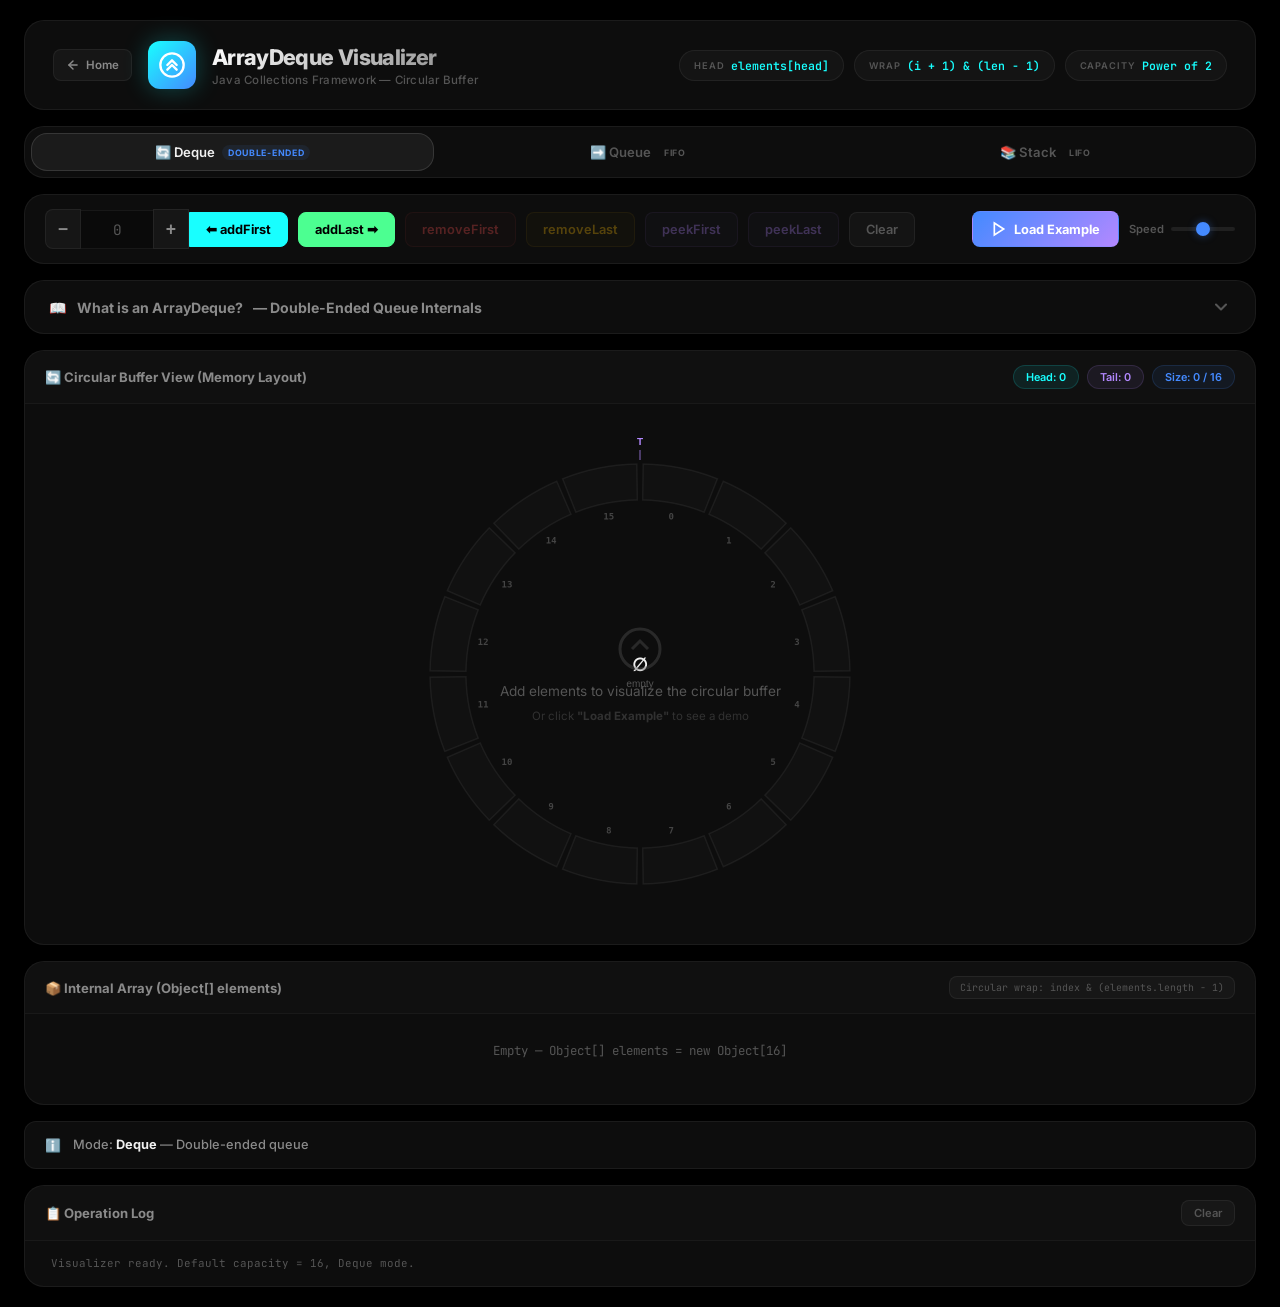
<file: ArrayDeque/index.html>
<!DOCTYPE html>
<html lang="en">
<head>
    <meta charset="UTF-8">
    <link rel="icon" type="image/svg+xml" href="data:image/svg+xml,%3Csvg xmlns='http://www.w3.org/2000/svg' viewBox='0 0 64 64'%3E%3Cdefs%3E%3ClinearGradient id='j' x1='0' y1='0' x2='0' y2='1'%3E%3Cstop offset='0' stop-color='%23f89820'/%3E%3Cstop offset='1' stop-color='%23e25303'/%3E%3C/linearGradient%3E%3C/defs%3E%3Cpath d='M24 4c0 0 -4 12 8 16s12 12 4 20' fill='none' stroke='url(%23j)' stroke-width='3' stroke-linecap='round'/%3E%3Cpath d='M32 4c0 0 -4 12 8 16s12 12 4 20' fill='none' stroke='url(%23j)' stroke-width='3' stroke-linecap='round'/%3E%3Cpath d='M12 30h34v8c0 14-34 14-34 0z' fill='url(%23j)'/%3E%3Cpath d='M46 33h6c6 0 6 10 0 10h-6' fill='none' stroke='url(%23j)' stroke-width='3'/%3E%3Cpath d='M8 52h48' stroke='url(%23j)' stroke-width='3' stroke-linecap='round'/%3E%3Cpath d='M14 56h36' stroke='url(%23j)' stroke-width='3' stroke-linecap='round'/%3E%3C/svg%3E">
    <meta name="viewport" content="width=device-width, initial-scale=1.0">
    <title>ArrayDeque Visualizer — Circular Buffer</title>
    <meta name="description" content="Interactive circular buffer visualizer for Java ArrayDeque. Animated Deque, Queue, and Stack operations with ring and array views.">
    <link href="https://fonts.googleapis.com/css2?family=Inter:wght@400;500;600;700;800;900&family=JetBrains+Mono:wght@400;500;600;700&display=swap" rel="stylesheet">
    <style>
/* ===== Design System — Pure Black Premium ===== */
:root {
    --bg-primary: #000000;
    --bg-secondary: #0a0a0a;
    --bg-panel: #0d0d0d;
    --bg-panel-hover: #161616;
    --bg-elevated: #111111;
    --border: rgba(255,255,255,0.06);
    --border-subtle: rgba(255,255,255,0.04);
    --border-glow: rgba(255,255,255,0.12);
    --text-primary: #f0f0f0;
    --text-secondary: #8a8a8a;
    --text-muted: #555555;
    --accent-green: #4cff91;
    --accent-green-bg: rgba(76,255,145,0.10);
    --accent-red: #ff5252;
    --accent-red-bg: rgba(255,82,82,0.08);
    --accent-blue: #448aff;
    --accent-blue-bg: rgba(68,138,255,0.08);
    --accent-amber: #ffc107;
    --accent-amber-bg: rgba(255,193,7,0.08);
    --accent-purple: #b388ff;
    --accent-purple-bg: rgba(179,136,255,0.08);
    --accent-cyan: #18ffff;
    --accent-cyan-bg: rgba(24,255,255,0.08);
    --accent-teal: #64ffda;
    --radius-sm: 8px;
    --radius-md: 12px;
    --radius-lg: 16px;
    --radius-xl: 20px;
    --radius-full: 999px;
    --shadow-sm: 0 1px 3px rgba(0,0,0,0.5);
    --shadow-md: 0 4px 16px rgba(0,0,0,0.6);
    --shadow-lg: 0 8px 40px rgba(0,0,0,0.7);
    --shadow-glow-green: 0 0 24px rgba(76,255,145,0.25);
    --shadow-glow-blue: 0 0 24px rgba(68,138,255,0.25);
    --shadow-glow-amber: 0 0 24px rgba(255,193,7,0.3);
    --shadow-glow-red: 0 0 24px rgba(255,82,82,0.25);
    --shadow-glow-purple: 0 0 24px rgba(179,136,255,0.25);
    --shadow-glow-cyan: 0 0 24px rgba(24,255,255,0.25);
    --font: 'Inter', -apple-system, BlinkMacSystemFont, sans-serif;
    --font-mono: 'JetBrains Mono', 'Fira Code', monospace;
    --transition: 0.25s cubic-bezier(0.4, 0, 0.2, 1);
}
*, *::before, *::after { box-sizing: border-box; margin: 0; padding: 0; }
html { scroll-behavior: smooth; }
body { font-family: var(--font); background: var(--bg-primary); color: var(--text-primary); min-height: 100vh; overflow-x: hidden; -webkit-font-smoothing: antialiased; -moz-osx-font-smoothing: grayscale; }
.app { max-width: 1400px; margin: 0 auto; padding: 20px 24px; display: flex; flex-direction: column; gap: 16px; }

/* ===== Header ===== */
.header { display: flex; align-items: center; justify-content: space-between; padding: 20px 28px; background: var(--bg-panel); border: 1px solid var(--border); border-radius: var(--radius-xl); flex-wrap: wrap; gap: 16px; backdrop-filter: blur(20px); }
.header-left { display: flex; align-items: center; gap: 16px; }
.logo-icon { width: 48px; height: 48px; border-radius: var(--radius-md); background: linear-gradient(135deg, var(--accent-cyan), var(--accent-blue)); display: flex; align-items: center; justify-content: center; color: white; box-shadow: var(--shadow-glow-cyan); transition: transform var(--transition); }
.logo-icon:hover { transform: scale(1.08) rotate(-3deg); }
.header h1 { font-size: 1.35rem; font-weight: 800; letter-spacing: -0.03em; background: linear-gradient(135deg, #fff 0%, #888 100%); -webkit-background-clip: text; background-clip: text; -webkit-text-fill-color: transparent; }
.subtitle { font-size: 0.72rem; color: var(--text-muted); font-weight: 500; margin-top: 3px; letter-spacing: 0.02em; }
.header-right { display: flex; align-items: center; gap: 10px; flex-wrap: wrap; }
.formula-badge { display: flex; align-items: center; gap: 6px; padding: 7px 14px; background: rgba(255,255,255,0.03); border: 1px solid var(--border); border-radius: var(--radius-full); font-size: 0.72rem; transition: border-color var(--transition), background var(--transition); }
.formula-badge:hover { background: rgba(255,255,255,0.06); border-color: var(--border-glow); }
.formula-label { color: var(--text-muted); font-weight: 600; text-transform: uppercase; font-size: 0.58rem; letter-spacing: 0.1em; }
.formula-badge code { font-family: var(--font-mono); color: var(--accent-cyan); font-weight: 600; font-size: 0.72rem; }

/* ===== Mode Tabs ===== */
.mode-bar { display: flex; align-items: center; gap: 6px; padding: 6px; background: var(--bg-panel); border: 1px solid var(--border); border-radius: var(--radius-xl); backdrop-filter: blur(20px); }
.mode-tab { flex: 1; display: flex; align-items: center; justify-content: center; gap: 7px; padding: 10px 18px; border: none; border-radius: var(--radius-lg); background: transparent; color: var(--text-muted); font-family: var(--font); font-size: 0.82rem; font-weight: 600; cursor: pointer; transition: all var(--transition); position: relative; }
.mode-tab:hover { color: var(--text-secondary); background: rgba(255,255,255,0.03); }
.mode-tab.active { color: var(--text-primary); background: rgba(255,255,255,0.06); border: 1px solid var(--border-glow); }
.mode-tab .mode-tag { font-size: 0.55rem; font-weight: 700; padding: 2px 6px; border-radius: var(--radius-sm); text-transform: uppercase; letter-spacing: 0.08em; }
.mode-tab.active .mode-tag { background: var(--accent-blue-bg); color: var(--accent-blue); }

/* ===== Controls ===== */
.controls-bar { display: flex; align-items: center; justify-content: space-between; padding: 14px 20px; background: var(--bg-panel); border: 1px solid var(--border); border-radius: var(--radius-xl); gap: 14px; flex-wrap: wrap; backdrop-filter: blur(20px); }
.controls-left, .controls-right { display: flex; align-items: center; gap: 10px; flex-wrap: wrap; }
.input-group { display: flex; align-items: center; gap: 0; }
.stepper-btn { width: 36px; height: 40px; display: flex; align-items: center; justify-content: center; background: rgba(255,255,255,0.04); border: 1px solid var(--border); color: var(--text-secondary); cursor: pointer; transition: all var(--transition); font-size: 1.1rem; font-weight: 600; user-select: none; }
.stepper-btn:first-child { border-radius: var(--radius-sm) 0 0 var(--radius-sm); }
.stepper-btn:hover { background: rgba(255,255,255,0.08); color: var(--text-primary); }
.stepper-btn:active { background: rgba(255,255,255,0.12); transform: scale(0.95); }
.input-group input { width: 72px; padding: 9px 8px; background: var(--bg-secondary); border: 1px solid var(--border); border-left: none; border-right: none; color: var(--text-primary); font-family: var(--font-mono); font-size: 0.9rem; font-weight: 700; outline: none; text-align: center; transition: border-color var(--transition); }
.input-group input:focus { border-color: var(--accent-blue); }
.input-group input::placeholder { color: var(--text-muted); font-weight: 400; }
.input-group input::-webkit-outer-spin-button, .input-group input::-webkit-inner-spin-button { -webkit-appearance: none; margin: 0; }
.input-group input[type=number] { -moz-appearance: textfield; appearance: textfield; }

.btn { display: inline-flex; align-items: center; gap: 7px; padding: 9px 16px; font-family: var(--font); font-size: 0.8rem; font-weight: 600; border: 1px solid transparent; border-radius: var(--radius-sm); cursor: pointer; transition: all var(--transition); white-space: nowrap; position: relative; overflow: hidden; }
.btn::after { content: ''; position: absolute; inset: 0; background: linear-gradient(180deg, rgba(255,255,255,0.06) 0%, transparent 100%); pointer-events: none; opacity: 0; transition: opacity var(--transition); }
.btn:hover::after { opacity: 1; }
.btn:active { transform: scale(0.96); }
.btn:disabled { opacity: 0.3; cursor: not-allowed; pointer-events: none; }

.btn-addFirst { background: var(--accent-cyan); color: #000; border-color: var(--accent-cyan); font-weight: 700; border-radius: 0 var(--radius-sm) var(--radius-sm) 0; }
.btn-addFirst:hover { box-shadow: var(--shadow-glow-cyan); filter: brightness(1.12); }
.btn-addLast { background: var(--accent-green); color: #000; border-color: var(--accent-green); font-weight: 700; }
.btn-addLast:hover { box-shadow: var(--shadow-glow-green); filter: brightness(1.12); }
.btn-removeFirst { background: var(--accent-red-bg); color: var(--accent-red); border: 1px solid rgba(255,82,82,0.2); }
.btn-removeFirst:hover { background: rgba(255,82,82,0.18); box-shadow: var(--shadow-glow-red); }
.btn-removeLast { background: var(--accent-amber-bg); color: var(--accent-amber); border: 1px solid rgba(255,193,7,0.2); }
.btn-removeLast:hover { background: rgba(255,193,7,0.18); box-shadow: var(--shadow-glow-amber); }
.btn-peekFirst { background: var(--accent-purple-bg); color: var(--accent-purple); border: 1px solid rgba(179,136,255,0.2); }
.btn-peekFirst:hover { background: rgba(179,136,255,0.18); box-shadow: var(--shadow-glow-purple); }
.btn-peekLast { background: var(--accent-purple-bg); color: var(--accent-purple); border: 1px solid rgba(179,136,255,0.2); }
.btn-peekLast:hover { background: rgba(179,136,255,0.18); box-shadow: var(--shadow-glow-purple); }
.btn-clear { background: rgba(255,255,255,0.03); color: var(--text-muted); border: 1px solid var(--border); }
.btn-clear:hover { color: var(--text-secondary); background: rgba(255,255,255,0.06); }
.btn-sample { background: linear-gradient(135deg, var(--accent-blue), var(--accent-purple)); color: white; padding: 9px 18px; font-weight: 700; }
.btn-sample:hover { box-shadow: var(--shadow-glow-blue); filter: brightness(1.15); }
.btn-clear-log { background: rgba(255,255,255,0.03); color: var(--text-muted); border: 1px solid var(--border); padding: 5px 12px; font-size: 0.7rem; }

/* Speed */
.speed-control { display: flex; align-items: center; gap: 7px; }
.speed-control label { font-size: 0.7rem; color: var(--text-muted); font-weight: 600; }
.speed-control input[type="range"] { width: 64px; height: 4px; -webkit-appearance: none; appearance: none; background: rgba(255,255,255,0.08); border-radius: 2px; outline: none; }
.speed-control input[type="range"]::-webkit-slider-thumb { -webkit-appearance: none; width: 14px; height: 14px; border-radius: 50%; background: var(--accent-blue); cursor: pointer; box-shadow: 0 0 8px rgba(68,138,255,0.4); }

/* ===== Panels ===== */
.panel { background: var(--bg-panel); border: 1px solid var(--border); border-radius: var(--radius-xl); overflow: hidden; backdrop-filter: blur(20px); }
.panel-header { display: flex; align-items: center; justify-content: space-between; padding: 14px 20px; border-bottom: 1px solid var(--border-subtle); background: rgba(255,255,255,0.01); }
.panel-header h2 { font-size: 0.82rem; font-weight: 700; color: var(--text-secondary); }
.badge { font-size: 0.68rem; font-weight: 600; padding: 4px 12px; background: var(--accent-blue-bg); color: var(--accent-blue); border-radius: var(--radius-full); border: 1px solid rgba(68,138,255,0.15); }
.badge-cyan { background: var(--accent-cyan-bg); color: var(--accent-cyan); border-color: rgba(24,255,255,0.15); }
.badge-purple { background: var(--accent-purple-bg); color: var(--accent-purple); border-color: rgba(179,136,255,0.15); }
.code-hint { font-family: var(--font-mono); font-size: 0.62rem; color: var(--text-muted); padding: 4px 10px; background: rgba(255,255,255,0.03); border-radius: var(--radius-sm); border: 1px solid var(--border); }

/* ===== Circular View ===== */
.main-content { display: flex; gap: 16px; }
.ring-panel { flex: 1; min-height: 420px; }
.ring-container { position: relative; width: 100%; min-height: 380px; display: flex; align-items: center; justify-content: center; padding: 20px; }
.ring-container canvas { max-width: 100%; }
.empty-state { position: absolute; inset: 0; display: flex; flex-direction: column; align-items: center; justify-content: center; gap: 10px; color: var(--text-muted); font-size: 0.85rem; }
.empty-state .hint { font-size: 0.72rem; opacity: 0.5; }
.empty-state.hidden { display: none; }

/* ===== Array View ===== */
.array-container { padding: 18px 20px; display: flex; flex-direction: column; gap: 8px; overflow-x: auto; min-height: 90px; }
.array-row { display: flex; align-items: flex-end; gap: 3px; }
.array-cell { display: flex; flex-direction: column; align-items: center; gap: 2px; transition: all 0.3s ease; min-width: 44px; }
.array-value { width: 44px; height: 38px; display: flex; align-items: center; justify-content: center; background: rgba(255,255,255,0.02); border: 1.5px solid var(--border); border-radius: 6px; font-family: var(--font-mono); font-size: 0.82rem; font-weight: 700; color: var(--text-muted); transition: all 0.3s ease; }
.array-value.occupied { color: var(--text-primary); background: rgba(255,255,255,0.04); border-color: rgba(255,255,255,0.12); }
.array-value.head-cell { border-color: var(--accent-cyan); background: var(--accent-cyan-bg); color: var(--accent-cyan); }
.array-value.tail-cell { border-color: var(--accent-purple); background: var(--accent-purple-bg); color: var(--accent-purple); }
.array-value.hl-add { border-color: var(--accent-green); background: var(--accent-green-bg); color: var(--accent-green); animation: cellPop 0.4s ease; }
.array-value.hl-remove { border-color: var(--accent-red); background: var(--accent-red-bg); color: var(--accent-red); }
.array-value.hl-peek { border-color: var(--accent-amber); background: var(--accent-amber-bg); color: var(--accent-amber); animation: peekPulse 0.8s ease infinite; }
@keyframes cellPop { 0% { transform: scale(0.5); opacity: 0; } 100% { transform: scale(1); opacity: 1; } }
@keyframes peekPulse { 0%,100% { transform: scale(1); } 50% { transform: scale(1.08); box-shadow: 0 0 16px rgba(255,193,7,0.3); } }
.array-index { font-size: 0.55rem; font-weight: 600; color: var(--text-muted); font-family: var(--font-mono); opacity: 0.7; }
.ptr-label { font-size: 0.55rem; font-weight: 700; font-family: var(--font-mono); padding: 1px 4px; border-radius: 3px; margin-top: 1px; }
.ptr-label.head-label { color: var(--accent-cyan); background: var(--accent-cyan-bg); }
.ptr-label.tail-label { color: var(--accent-purple); background: var(--accent-purple-bg); }
.array-bracket { font-family: var(--font-mono); font-size: 1.3rem; font-weight: 300; color: rgba(255,255,255,0.15); align-self: center; }

/* ===== Info Bar ===== */
.info-bar { display: flex; align-items: center; gap: 12px; padding: 12px 20px; background: var(--bg-panel); border: 1px solid var(--border); border-radius: var(--radius-md); font-size: 0.8rem; color: var(--text-secondary); min-height: 48px; transition: all 0.3s ease; backdrop-filter: blur(20px); }
.info-bar.action-add { border-color: rgba(76,255,145,0.2); background: rgba(76,255,145,0.03); }
.info-bar.action-remove { border-color: rgba(255,82,82,0.2); background: rgba(255,82,82,0.03); }
.info-bar.action-peek { border-color: rgba(255,193,7,0.2); background: rgba(255,193,7,0.03); }
.info-bar.action-resize { border-color: rgba(179,136,255,0.25); background: rgba(179,136,255,0.04); }
.info-text { font-weight: 500; line-height: 1.5; }
.info-text strong { color: var(--text-primary); font-weight: 700; }

/* ===== Log ===== */
.log-panel { max-height: 220px; }
.log-container { padding: 10px 16px; max-height: 160px; overflow-y: auto; display: flex; flex-direction: column; gap: 3px; }
.log-container::-webkit-scrollbar { width: 3px; }
.log-container::-webkit-scrollbar-track { background: transparent; }
.log-container::-webkit-scrollbar-thumb { background: rgba(255,255,255,0.08); border-radius: 2px; }
.log-entry { font-family: var(--font-mono); font-size: 0.68rem; padding: 4px 10px; border-radius: var(--radius-sm); line-height: 1.6; color: var(--text-secondary); }
.log-entry.log-add { color: var(--accent-green); background: var(--accent-green-bg); }
.log-entry.log-remove { color: var(--accent-red); background: var(--accent-red-bg); }
.log-entry.log-peek { color: var(--accent-amber); background: var(--accent-amber-bg); }
.log-entry.log-resize { color: var(--accent-purple); background: var(--accent-purple-bg); }
.log-entry.log-info { color: var(--text-muted); }

/* ===== Theory Section ===== */
.theory-section{background:var(--bg-panel);border:1px solid var(--border);border-radius:var(--radius-xl);overflow:hidden;backdrop-filter:blur(20px)}
.theory-toggle{width:100%;display:flex;align-items:center;justify-content:space-between;padding:16px 24px;cursor:pointer;background:none;border:none;color:var(--text-primary);font-family:var(--font);transition:background var(--transition)}
.theory-toggle:hover{background:rgba(255,255,255,0.02)}
.theory-toggle h2{font-size:0.88rem;font-weight:700;display:flex;align-items:center;gap:10px;color:var(--text-secondary)}
.theory-toggle h2 .accent{color:var(--accent-orange)}
.toggle-chevron{width:20px;height:20px;color:var(--text-muted);transition:transform 0.3s ease}
.theory-section.open .toggle-chevron{transform:rotate(180deg)}
.theory-body{max-height:0;overflow:hidden;transition:max-height 0.5s cubic-bezier(0.4,0,0.2,1)}
.theory-section.open .theory-body{max-height:3500px}
.theory-inner{padding:0 24px 24px;display:flex;flex-direction:column;gap:20px}
.theory-grid{display:grid;grid-template-columns:1fr 1fr;gap:16px}
@media(max-width:800px){.theory-grid{grid-template-columns:1fr}}
.theory-card{background:rgba(255,255,255,0.02);border:1px solid var(--border);border-radius:var(--radius-lg);padding:20px;transition:border-color var(--transition)}
.theory-card:hover{border-color:var(--border-glow)}
.theory-card h3{font-size:0.82rem;font-weight:700;margin-bottom:10px;display:flex;align-items:center;gap:8px}
.theory-card h3 .icon{width:28px;height:28px;border-radius:var(--radius-sm);display:flex;align-items:center;justify-content:center;font-size:0.85rem;flex-shrink:0}
.theory-card p,.theory-card li{font-size:0.76rem;color:var(--text-secondary);line-height:1.7}
.theory-card ul{padding-left:16px;display:flex;flex-direction:column;gap:4px}
.theory-card code{font-family:var(--font-mono);font-size:0.72rem;color:var(--accent-cyan);background:rgba(24,255,255,0.06);padding:1px 6px;border-radius:4px}
.theory-full{grid-column:1/-1}
.complexity-table{width:100%;border-collapse:collapse;margin-top:8px}
.complexity-table th,.complexity-table td{padding:8px 12px;font-size:0.72rem;text-align:left;border-bottom:1px solid var(--border-subtle)}
.complexity-table th{color:var(--text-muted);font-weight:600;text-transform:uppercase;font-size:0.62rem;letter-spacing:0.08em}
.complexity-table td{font-family:var(--font-mono);color:var(--text-primary);font-weight:600}
.complexity-table td:first-child{font-family:var(--font);color:var(--text-secondary)}
.complexity-table .good{color:var(--accent-green)}
.complexity-table .warn{color:var(--accent-amber)}
.complexity-table .bad{color:var(--accent-red)}

/* ===== Responsive ===== */
@media (max-width: 900px) {
    .main-content { flex-direction: column; }
    .header { flex-direction: column; align-items: flex-start; }
    .controls-bar { flex-direction: column; align-items: flex-start; }
    .controls-left, .controls-right { width: 100%; }
}
@media (max-width: 600px) {
    .app { padding: 12px 14px; gap: 12px; }
    .formula-badge { display: none; }
    .stepper-btn { width: 32px; height: 36px; }
    .input-group input { width: 60px; padding: 7px 6px; }
}
.home-link{display:inline-flex;align-items:center;gap:6px;padding:8px 12px;background:rgba(255,255,255,0.04);border:1px solid var(--border);border-radius:var(--radius-sm);color:var(--text-secondary);font-size:0.72rem;font-weight:600;text-decoration:none;transition:all var(--transition)}
.home-link:hover{background:rgba(255,255,255,0.08);color:var(--text-primary);border-color:var(--border-glow)}
    </style>
</head>
<body>
    <div class="app">
        <!-- Header -->
        <header class="header">
            <div class="header-left">
                <a href="../index.html" class="home-link" aria-label="Back to Home" title="Back to Home">
                    <svg width="14" height="14" viewBox="0 0 24 24" fill="none" stroke="currentColor" stroke-width="2.5" stroke-linecap="round" stroke-linejoin="round"><path d="M19 12H5"/><path d="m12 19-7-7 7-7"/></svg>
                    Home
                </a>
                <div class="logo-icon">
                    <svg width="28" height="28" viewBox="0 0 24 24" fill="none" stroke="currentColor" stroke-width="2" stroke-linecap="round" stroke-linejoin="round">
                        <circle cx="12" cy="12" r="10"/>
                        <polyline points="8 12 12 8 16 12"/>
                        <polyline points="8 16 12 12 16 16"/>
                    </svg>
                </div>
                <div>
                    <h1>ArrayDeque Visualizer</h1>
                    <p class="subtitle">Java Collections Framework — Circular Buffer</p>
                </div>
            </div>
            <div class="header-right">
                <div class="formula-badge"><span class="formula-label">Head</span><code>elements[head]</code></div>
                <div class="formula-badge"><span class="formula-label">Wrap</span><code>(i + 1) & (len - 1)</code></div>
                <div class="formula-badge"><span class="formula-label">Capacity</span><code>Power of 2</code></div>
            </div>
        </header>

        <!-- Mode Tabs -->
        <div class="mode-bar">
            <button class="mode-tab active" data-mode="deque">
                🔄 Deque <span class="mode-tag">Double-Ended</span>
            </button>
            <button class="mode-tab" data-mode="queue">
                ➡️ Queue <span class="mode-tag">FIFO</span>
            </button>
            <button class="mode-tab" data-mode="stack">
                📚 Stack <span class="mode-tag">LIFO</span>
            </button>
        </div>

        <!-- Controls -->
        <div class="controls-bar">
            <div class="controls-left">
                <div class="input-group">
                    <button class="stepper-btn" id="decBtn" type="button" aria-label="Decrease">−</button>
                    <input type="number" id="valueInput" placeholder="0" min="-999" max="999">
                    <button class="stepper-btn" id="incBtn" type="button" aria-label="Increase" style="border-radius:0">+</button>
                    <button id="addFirstBtn" class="btn btn-addFirst">⬅ addFirst</button>
                </div>
                <button id="addLastBtn" class="btn btn-addLast">addLast ➡</button>
                <button id="removeFirstBtn" class="btn btn-removeFirst">removeFirst</button>
                <button id="removeLastBtn" class="btn btn-removeLast">removeLast</button>
                <button id="peekFirstBtn" class="btn btn-peekFirst">peekFirst</button>
                <button id="peekLastBtn" class="btn btn-peekLast">peekLast</button>
                <button id="clearBtn" class="btn btn-clear">Clear</button>
            </div>
            <div class="controls-right">
                <button id="sampleBtn" class="btn btn-sample">
                    <svg width="16" height="16" viewBox="0 0 24 24" fill="none" stroke="currentColor" stroke-width="2.5"><polygon points="5 3 19 12 5 21 5 3"/></svg>
                    Load Example
                </button>
                <div class="speed-control">
                    <label>Speed</label>
                    <input type="range" id="speedSlider" min="1" max="5" value="3" step="1">
                </div>
            </div>
        </div>

        <!-- Theory Section -->
        <div class="theory-section" id="theorySection">
            <button class="theory-toggle" id="theoryToggle" type="button">
                <h2>📖 <span class="accent" style="color:var(--accent-orange)">What is an ArrayDeque?</span> — Double-Ended Queue Internals</h2>
                <svg class="toggle-chevron" viewBox="0 0 24 24" fill="none" stroke="currentColor" stroke-width="2.5" stroke-linecap="round" stroke-linejoin="round"><polyline points="6 9 12 15 18 9"/></svg>
            </button>
            <div class="theory-body">
                <div class="theory-inner">
                    <div class="theory-grid">
                        <div class="theory-card">
                            <h3><span class="icon" style="background:var(--accent-blue-bg);color:var(--accent-blue)">📦</span> Circular Array Backend</h3>
                            <p style="margin-bottom:10px">An ArrayDeque uses a contiguous array but treats it as a circle using two pointers:</p>
                            <ul>
                                <li><strong>Head Pointer:</strong> Tracks the first element. Decrements when adding to the front.</li>
                                <li><strong>Tail Pointer:</strong> Tracks the next available slot at the end. Increments when adding to the back.</li>
                                <li><strong>Bitwise Wrapping:</strong> Power-of-2 capacity lets it wrap around instantly using <code>index & (length - 1)</code> instead of modulo.</li>
                            </ul>
                        </div>

                        <div class="theory-card">
                            <h3><span class="icon" style="background:var(--accent-green-bg);color:var(--accent-green)">⚡</span> Faster than LinkedList & Stack</h3>
                            <p style="margin-bottom:10px">It is the undisputed king of Queues and Stacks in Java:</p>
                            <ul>
                                <li><strong>Cache Friendly:</strong> Contiguous memory means zero node allocation and great CPU cache locality.</li>
                                <li><strong>No Shifting:</strong> Adding/removing from either end is <strong>O(1)</strong> because only pointers move.</li>
                                <li>Better than <code>Stack</code> (not synchronized/legacy) and better than <code>LinkedList</code> (no node heap allocation).</li>
                            </ul>
                        </div>

                        <div class="theory-card theory-full">
                            <h3><span class="icon" style="background:rgba(255,255,255,0.05);color:var(--text-primary)">⚙️</span> Common Methods & Time Complexity</h3>
                            <table class="complexity-table">
                                <thead>
                                    <tr>
                                        <th>Method</th>
                                        <th>Description</th>
                                        <th>Origin</th>
                                        <th>Time Comp.</th>
                                    </tr>
                                </thead>
                                <tbody>
                                    <tr>
                                        <td><code>addFirst(E e)</code> / <code>push(E e)</code></td>
                                        <td>Inserts at the head. Traverses backwards in the array.</td>
                                        <td>Deque / Stack</td>
                                        <td><span class="good">O(1)</span>*</td>
                                    </tr>
                                    <tr>
                                        <td><code>addLast(E e)</code> / <code>add(E e)</code> / <code>offer(E e)</code></td>
                                        <td>Inserts at the tail. Traverses forwards in the array.</td>
                                        <td>Deque / Queue</td>
                                        <td><span class="good">O(1)</span>*</td>
                                    </tr>
                                    <tr>
                                        <td><code>removeFirst()</code> / <code>pop()</code> / <code>poll()</code></td>
                                        <td>Removes the head element. Advances head pointer.</td>
                                        <td>Deque / Stack / Queue</td>
                                        <td><span class="good">O(1)</span></td>
                                    </tr>
                                    <tr>
                                        <td><code>removeLast()</code></td>
                                        <td>Removes the tail element. Retreats tail pointer.</td>
                                        <td>Deque</td>
                                        <td><span class="good">O(1)</span></td>
                                    </tr>
                                </tbody>
                            </table>
                            <p style="margin-top:10px;font-size:0.65rem;color:var(--text-muted)">* Amortized O(1). If the array fills up (head == tail), it creates a new double-sized array and copies elements linearly, taking O(n) temporarily.</p>
                        </div>
                    </div>
                </div>
            </div>
        </div>

        <!-- Main Content -->
        <div class="main-content">
            <div class="panel ring-panel">
                <div class="panel-header">
                    <h2>🔄 Circular Buffer View (Memory Layout)</h2>
                    <div style="display:flex;gap:8px;align-items:center;">
                        <span class="badge badge-cyan" id="headLabel">Head: 0</span>
                        <span class="badge badge-purple" id="tailLabel">Tail: 0</span>
                        <span class="badge" id="sizeLabel">Size: 0 / 16</span>
                    </div>
                </div>
                <div class="ring-container" id="ringContainer">
                    <canvas id="ringCanvas" width="400" height="400"></canvas>
                    <div class="empty-state" id="emptyState">
                        <svg width="48" height="48" viewBox="0 0 24 24" fill="none" stroke="currentColor" stroke-width="1.5" opacity="0.4">
                            <circle cx="12" cy="12" r="10"/><polyline points="8 12 12 8 16 12"/>
                        </svg>
                        <p>Add elements to visualize the circular buffer</p>
                        <p class="hint">Or click <strong>"Load Example"</strong> to see a demo</p>
                    </div>
                </div>
            </div>
        </div>

        <!-- Array View -->
        <div class="panel array-panel">
            <div class="panel-header">
                <h2>📦 Internal Array (Object[] elements)</h2>
                <code class="code-hint">Circular wrap: index & (elements.length - 1)</code>
            </div>
            <div class="array-container" id="arrayContainer">
                <div style="color:var(--text-muted);font-family:var(--font-mono);font-size:0.78rem;text-align:center;padding:10px;width:100%;">
                    Empty — Object[] elements = new Object[16]
                </div>
            </div>
        </div>

        <!-- Info Bar -->
        <div class="info-bar" id="infoBar">
            <div>ℹ️</div>
            <div class="info-text" id="infoText">Ready. Add elements or load the example to begin. Mode: <strong>Deque</strong></div>
        </div>

        <!-- Operation Log -->
        <div class="panel log-panel">
            <div class="panel-header">
                <h2>📋 Operation Log</h2>
                <button id="clearLogBtn" class="btn btn-clear-log">Clear</button>
            </div>
            <div class="log-container" id="logContainer">
                <div class="log-entry log-info">Visualizer ready. Default capacity = 16, Deque mode.</div>
            </div>
        </div>
    </div>

<script>
/**
 * Circular ArrayDeque — mirrors Java's ArrayDeque internals.
 * Uses power-of-2 capacity with bitwise wrap-around.
 */
class CircularDeque {
    constructor(initCap = 16) {
        this.capacity = initCap;
        this.elements = new Array(this.capacity).fill(null);
        this.head = 0;
        this.tail = 0;
    }
    get size() { return (this.tail - this.head + this.capacity) & (this.capacity - 1); }
    get isEmpty() { return this.head === this.tail; }

    _doubleCapacity() {
        const oldcap = this.capacity, newcap = oldcap * 2;
        const newArr = new Array(newcap).fill(null);
        // When _doubleCapacity is called, head === tail meaning the array is
        // completely full, so the number of elements equals oldcap (not this.size
        // which would incorrectly return 0 because head === tail).
        const sz = oldcap;
        for (let i = 0; i < sz; i++) newArr[i] = this.elements[(this.head + i) & (oldcap - 1)];
        this.elements = newArr;
        this.head = 0;
        this.tail = sz;
        this.capacity = newcap;
        return { oldCap: oldcap, newCap: newcap };
    }

    addFirst(val) {
        const ops = [];
        this.head = (this.head - 1 + this.capacity) & (this.capacity - 1);
        this.elements[this.head] = val;
        ops.push({ type: 'add', position: 'first', index: this.head, value: val, head: this.head, tail: this.tail, snapshot: [...this.elements], message: `addFirst(${val}): head moved to index ${this.head}, placed ${val}` });
        if (this.head === this.tail) {
            const r = this._doubleCapacity();
            ops.push({ type: 'resize', oldCap: r.oldCap, newCap: r.newCap, head: this.head, tail: this.tail, snapshot: [...this.elements], message: `Capacity doubled: ${r.oldCap} → ${r.newCap}. Array rebuilt, head=0, tail=${this.tail}` });
        }
        return ops;
    }

    addLast(val) {
        const ops = [];
        this.elements[this.tail] = val;
        const placedAt = this.tail;
        this.tail = (this.tail + 1) & (this.capacity - 1);
        ops.push({ type: 'add', position: 'last', index: placedAt, value: val, head: this.head, tail: this.tail, snapshot: [...this.elements], message: `addLast(${val}): placed ${val} at index ${placedAt}, tail moved to ${this.tail}` });
        if (this.head === this.tail) {
            const r = this._doubleCapacity();
            ops.push({ type: 'resize', oldCap: r.oldCap, newCap: r.newCap, head: this.head, tail: this.tail, snapshot: [...this.elements], message: `Capacity doubled: ${r.oldCap} → ${r.newCap}. Array rebuilt, head=0, tail=${this.tail}` });
        }
        return ops;
    }

    removeFirst() {
        if (this.isEmpty) return null;
        const ops = [];
        const val = this.elements[this.head];
        const oldHead = this.head;
        this.elements[this.head] = null;
        this.head = (this.head + 1) & (this.capacity - 1);
        ops.push({ type: 'remove', position: 'first', index: oldHead, value: val, head: this.head, tail: this.tail, snapshot: [...this.elements], message: `removeFirst(): removed ${val} from index ${oldHead}, head moved to ${this.head}` });
        return { value: val, ops };
    }

    removeLast() {
        if (this.isEmpty) return null;
        const ops = [];
        this.tail = (this.tail - 1 + this.capacity) & (this.capacity - 1);
        const val = this.elements[this.tail];
        const removedAt = this.tail;
        this.elements[this.tail] = null;
        ops.push({ type: 'remove', position: 'last', index: removedAt, value: val, head: this.head, tail: this.tail, snapshot: [...this.elements], message: `removeLast(): removed ${val} from index ${removedAt}, tail moved to ${this.tail}` });
        return { value: val, ops };
    }

    peekFirst() { return this.isEmpty ? null : this.elements[this.head]; }
    peekLast() { return this.isEmpty ? null : this.elements[(this.tail - 1 + this.capacity) & (this.capacity - 1)]; }
    clear() { this.elements = new Array(this.capacity).fill(null); this.head = 0; this.tail = 0; }
    toLogical() { const a = []; for (let i = 0; i < this.size; i++) a.push(this.elements[(this.head + i) & (this.capacity - 1)]); return a; }
}

/**
 * Visualizer UI
 */
(function () {
    'use strict';
    const $ = id => document.getElementById(id);
    const decBtn = $('decBtn'), incBtn = $('incBtn');
    const valueInput = $('valueInput');
    const addFirstBtn = $('addFirstBtn'), addLastBtn = $('addLastBtn');
    const removeFirstBtn = $('removeFirstBtn'), removeLastBtn = $('removeLastBtn');
    const peekFirstBtn = $('peekFirstBtn'), peekLastBtn = $('peekLastBtn');
    const clearBtn = $('clearBtn'), sampleBtn = $('sampleBtn'), clearLogBtn = $('clearLogBtn');
    const speedSlider = $('speedSlider');
    const ringCanvas = $('ringCanvas'), ringContainer = $('ringContainer'), emptyState = $('emptyState');
    const arrayContainer = $('arrayContainer');
    const infoBar = $('infoBar'), infoText = $('infoText');
    const logContainer = $('logContainer');
    const headLabel = $('headLabel'), tailLabel = $('tailLabel'), sizeLabel = $('sizeLabel');

    const allBtns = [addFirstBtn, addLastBtn, removeFirstBtn, removeLastBtn, peekFirstBtn, peekLastBtn, clearBtn, sampleBtn];
    let deque = new CircularDeque(16);
    let animating = false;
    let currentMode = 'deque'; // 'deque' | 'queue' | 'stack'

    // Mode config: which buttons to show
    const modeConfig = {
        deque: { addFirstBtn: ['⬅ addFirst', true], addLastBtn: ['addLast ➡', true], removeFirstBtn: ['removeFirst', true], removeLastBtn: ['removeLast', true], peekFirstBtn: ['peekFirst', true], peekLastBtn: ['peekLast', true] },
        queue: { addFirstBtn: ['', false], addLastBtn: ['offer ➡', true], removeFirstBtn: ['poll', true], removeLastBtn: ['', false], peekFirstBtn: ['peek', true], peekLastBtn: ['', false] },
        stack: { addFirstBtn: ['push ⬅', true], addLastBtn: ['', false], removeFirstBtn: ['pop', true], removeLastBtn: ['', false], peekFirstBtn: ['peek', true], peekLastBtn: ['', false] }
    };

    function applyMode(mode) {
        currentMode = mode;
        document.querySelectorAll('.mode-tab').forEach(t => t.classList.toggle('active', t.dataset.mode === mode));
        const cfg = modeConfig[mode];
        for (const [id, [label, visible]] of Object.entries(cfg)) {
            const btn = window[id] || $(id);
            if (!btn) continue;
            btn.style.display = visible ? '' : 'none';
            if (label) btn.textContent = label;
        }
        setInfo(`Mode: <strong>${mode.charAt(0).toUpperCase() + mode.slice(1)}</strong> — ${mode === 'deque' ? 'Double-ended queue' : mode === 'queue' ? 'FIFO queue' : 'LIFO stack'}`, '');
    }

    function getDelay() { const s = [1200, 800, 550, 350, 200]; return s[parseInt(speedSlider.value) - 1] || 550; }
    function setAnimating(v) { animating = v; allBtns.forEach(b => b.disabled = v); updateBtnState(); }
    function updateBtnState() { removeFirstBtn.disabled = animating || deque.isEmpty; removeLastBtn.disabled = animating || deque.isEmpty; peekFirstBtn.disabled = animating || deque.isEmpty; peekLastBtn.disabled = animating || deque.isEmpty; }

    function log(message, type = 'info') {
        const e = document.createElement('div');
        e.className = `log-entry log-${type}`;
        const t = new Date().toLocaleTimeString('en-US', { hour12: false, hour: '2-digit', minute: '2-digit', second: '2-digit' });
        e.textContent = `[${t}] ${message}`;
        logContainer.appendChild(e);
        logContainer.scrollTop = logContainer.scrollHeight;
    }
    function setInfo(msg, cls = '') { infoText.innerHTML = msg; infoBar.className = 'info-bar' + (cls ? ` action-${cls}` : ''); }
    function sleep(ms) { return new Promise(r => setTimeout(r, ms)); }

    /* ===== Circular Buffer Canvas Drawing ===== */
    function drawRing(highlight = {}) {
        const cap = deque.capacity;
        const sz = deque.size;
        const h = deque.head, t = deque.tail;
        const els = deque.elements;

        // Responsive sizing
        const containerW = ringContainer.clientWidth - 40;
        const dim = Math.min(Math.max(340, containerW), 500);
        ringCanvas.width = dim * 2; // retina
        ringCanvas.height = dim * 2;
        ringCanvas.style.width = dim + 'px';
        ringCanvas.style.height = dim + 'px';
        const ctx = ringCanvas.getContext('2d');
        ctx.scale(2, 2);

        const cx = dim / 2, cy = dim / 2;
        const outerR = dim / 2 - 40;
        const innerR = outerR - 36;
        const midR = (outerR + innerR) / 2;
        const gap = 0.015;

        if (sz === 0 && !highlight.peek) { emptyState.classList.remove('hidden'); } else { emptyState.classList.add('hidden'); }

        ctx.clearRect(0, 0, dim, dim);

        // Draw each cell as an arc segment
        for (let i = 0; i < cap; i++) {
            const startAngle = (i / cap) * Math.PI * 2 - Math.PI / 2 + gap;
            const endAngle = ((i + 1) / cap) * Math.PI * 2 - Math.PI / 2 - gap;
            const val = els[i];
            const occupied = val !== null;
            const isHead = i === h && sz > 0;
            const isTail = i === t;

            // Determine cell color
            let fillColor = 'rgba(255,255,255,0.02)';
            let strokeColor = 'rgba(255,255,255,0.06)';
            let textColor = '#555';

            if (occupied) {
                fillColor = 'rgba(68,138,255,0.08)';
                strokeColor = 'rgba(68,138,255,0.25)';
                textColor = '#ccc';
            }
            if (isHead && occupied) {
                fillColor = 'rgba(24,255,255,0.12)';
                strokeColor = 'rgba(24,255,255,0.5)';
                textColor = '#18ffff';
            }
            if (highlight.addIndex === i) {
                fillColor = 'rgba(76,255,145,0.15)';
                strokeColor = 'rgba(76,255,145,0.6)';
                textColor = '#4cff91';
            }
            if (highlight.removeIndex === i) {
                fillColor = 'rgba(255,82,82,0.12)';
                strokeColor = 'rgba(255,82,82,0.5)';
                textColor = '#ff5252';
            }
            if (highlight.peekIndex === i) {
                fillColor = 'rgba(255,193,7,0.15)';
                strokeColor = 'rgba(255,193,7,0.6)';
                textColor = '#ffc107';
            }

            // Draw arc segment
            ctx.beginPath();
            ctx.arc(cx, cy, outerR, startAngle, endAngle);
            ctx.arc(cx, cy, innerR, endAngle, startAngle, true);
            ctx.closePath();
            ctx.fillStyle = fillColor;
            ctx.fill();
            ctx.strokeStyle = strokeColor;
            ctx.lineWidth = 1.5;
            ctx.stroke();

            // Value text
            const midAngle = (startAngle + endAngle) / 2;
            const tx = cx + Math.cos(midAngle) * midR;
            const ty = cy + Math.sin(midAngle) * midR;
            ctx.font = `700 ${cap <= 16 ? 13 : cap <= 32 ? 10 : 8}px 'JetBrains Mono', monospace`;
            ctx.fillStyle = textColor;
            ctx.textAlign = 'center';
            ctx.textBaseline = 'middle';
            ctx.fillText(val !== null ? String(val) : '', tx, ty);

            // Index label
            const lx = cx + Math.cos(midAngle) * (innerR - 14);
            const ly = cy + Math.sin(midAngle) * (innerR - 14);
            ctx.font = `600 ${cap <= 16 ? 9 : 7}px 'JetBrains Mono', monospace`;
            ctx.fillStyle = '#444';
            ctx.fillText(String(i), lx, ly);
        }

        // Head pointer
        if (sz > 0 || highlight.peek) {
            const hAngle = (h / cap) * Math.PI * 2 - Math.PI / 2;
            const hx = cx + Math.cos(hAngle) * (outerR + 22);
            const hy = cy + Math.sin(hAngle) * (outerR + 22);
            ctx.font = "700 10px 'Inter', sans-serif";
            ctx.fillStyle = '#18ffff';
            ctx.textAlign = 'center';
            ctx.textBaseline = 'middle';
            ctx.fillText('H', hx, hy);
            // Arrow towards the slot
            const ahx = cx + Math.cos(hAngle) * (outerR + 4);
            const ahy = cy + Math.sin(hAngle) * (outerR + 4);
            ctx.beginPath();
            ctx.moveTo(hx + Math.cos(hAngle) * -8, hy + Math.sin(hAngle) * -8);
            ctx.lineTo(ahx, ahy);
            ctx.strokeStyle = 'rgba(24,255,255,0.5)';
            ctx.lineWidth = 1.5;
            ctx.stroke();
        }

        // Tail pointer
        {
            const tAngle = (t / cap) * Math.PI * 2 - Math.PI / 2;
            const tx2 = cx + Math.cos(tAngle) * (outerR + 22);
            const ty2 = cy + Math.sin(tAngle) * (outerR + 22);
            ctx.font = "700 10px 'Inter', sans-serif";
            ctx.fillStyle = '#b388ff';
            ctx.textAlign = 'center';
            ctx.textBaseline = 'middle';
            ctx.fillText('T', tx2, ty2);
            const atx = cx + Math.cos(tAngle) * (outerR + 4);
            const aty = cy + Math.sin(tAngle) * (outerR + 4);
            ctx.beginPath();
            ctx.moveTo(tx2 + Math.cos(tAngle) * -8, ty2 + Math.sin(tAngle) * -8);
            ctx.lineTo(atx, aty);
            ctx.strokeStyle = 'rgba(179,136,255,0.5)';
            ctx.lineWidth = 1.5;
            ctx.stroke();
        }

        // Center info
        ctx.font = "800 18px 'Inter', sans-serif";
        ctx.fillStyle = '#f0f0f0';
        ctx.textAlign = 'center';
        ctx.textBaseline = 'middle';
        ctx.fillText(sz > 0 ? String(sz) : '∅', cx, cy - 8);
        ctx.font = "500 10px 'Inter', sans-serif";
        ctx.fillStyle = '#555';
        ctx.fillText(sz > 0 ? `of ${cap}` : 'empty', cx, cy + 10);
    }

    /* ===== Linear Array View ===== */
    function renderArray(highlight = {}) {
        const cap = deque.capacity;
        const els = deque.elements;
        const h = deque.head, t = deque.tail, sz = deque.size;
        if (sz === 0 && !highlight.peekIndex && highlight.peekIndex !== 0) {
            arrayContainer.innerHTML = `<div style="color:var(--text-muted);font-family:var(--font-mono);font-size:0.78rem;text-align:center;padding:10px;width:100%;">Empty — Object[] elements = new Object[${cap}]</div>`;
            return;
        }
        let html = '<div class="array-row"><span class="array-bracket">[</span>';
        for (let i = 0; i < cap; i++) {
            const val = els[i];
            const occupied = val !== null;
            let cls = occupied ? 'occupied' : '';
            if (i === h && sz > 0) cls += ' head-cell';
            if (highlight.addIndex === i) cls = 'hl-add';
            if (highlight.removeIndex === i) cls = 'hl-remove';
            if (highlight.peekIndex === i) cls = 'hl-peek';
            let ptrs = '';
            if (i === h && sz > 0) ptrs += '<span class="ptr-label head-label">H</span>';
            if (i === t) ptrs += '<span class="ptr-label tail-label">T</span>';
            html += `<div class="array-cell"><div class="array-value ${cls}">${val !== null ? val : ''}</div><span class="array-index">${i}</span>${ptrs}</div>`;
        }
        html += '<span class="array-bracket">]</span></div>';
        arrayContainer.innerHTML = html;
    }

    function fullRender(hl = {}) {
        drawRing(hl);
        renderArray(hl);
        headLabel.textContent = `Head: ${deque.head}`;
        tailLabel.textContent = `Tail: ${deque.tail}`;
        sizeLabel.textContent = `Size: ${deque.size} / ${deque.capacity}`;
        updateBtnState();
    }

    /* ===== Animation ===== */
    async function animateOps(ops, logType) {
        const d = getDelay();
        for (const op of ops) {
            if (op.type === 'add') {
                fullRender({ addIndex: op.index });
                setInfo(`<strong>${op.position === 'first' ? 'addFirst' : 'addLast'}(${op.value})</strong> — Placed at index <strong>${op.index}</strong>. Head=${op.head}, Tail=${op.tail}`, 'add');
                log(op.message, 'add');
                await sleep(d);
            } else if (op.type === 'remove') {
                fullRender({ removeIndex: op.index });
                setInfo(`<strong>${op.position === 'first' ? 'removeFirst' : 'removeLast'}()</strong> → <strong>${op.value}</strong> from index ${op.index}. Head=${op.head}, Tail=${op.tail}`, 'remove');
                log(op.message, 'remove');
                await sleep(d);
            } else if (op.type === 'resize') {
                fullRender();
                setInfo(`⚡ <strong>Resize!</strong> ${op.message}`, 'resize');
                log(op.message, 'resize');
                await sleep(d * 1.5);
            }
        }
    }

    /* ===== Handlers ===== */
    function getVal() { const v = parseInt(valueInput.value); if (isNaN(v)) { setInfo('⚠️ Enter a valid integer.', ''); return null; } valueInput.value = ''; valueInput.focus(); return v; }

    async function handleAddFirst() { const v = getVal(); if (v === null) return; setAnimating(true); const ops = deque.addFirst(v); await animateOps(ops, 'add'); setInfo(`✅ <strong>${v}</strong> added to front. Size: <strong>${deque.size}</strong>`, 'add'); fullRender(); setAnimating(false); }
    async function handleAddLast() { const v = getVal(); if (v === null) return; setAnimating(true); const ops = deque.addLast(v); await animateOps(ops, 'add'); setInfo(`✅ <strong>${v}</strong> added to back. Size: <strong>${deque.size}</strong>`, 'add'); fullRender(); setAnimating(false); }

    async function handleRemoveFirst() { if (deque.isEmpty) return; setAnimating(true); const r = deque.removeFirst(); await animateOps(r.ops, 'remove'); setInfo(`🗑️ <strong>removeFirst()</strong> → <strong>${r.value}</strong>. Size: <strong>${deque.size}</strong>`, 'remove'); fullRender(); setAnimating(false); }
    async function handleRemoveLast() { if (deque.isEmpty) return; setAnimating(true); const r = deque.removeLast(); await animateOps(r.ops, 'remove'); setInfo(`🗑️ <strong>removeLast()</strong> → <strong>${r.value}</strong>. Size: <strong>${deque.size}</strong>`, 'remove'); fullRender(); setAnimating(false); }

    async function handlePeekFirst() { if (deque.isEmpty) return; setAnimating(true); const v = deque.peekFirst(); log(`peekFirst() → ${v}`, 'peek'); setInfo(`🔍 <strong>peekFirst()</strong> → <strong>${v}</strong> (NOT removed). O(1)`, 'peek'); fullRender({ peekIndex: deque.head }); await sleep(1500); fullRender(); setAnimating(false); }
    async function handlePeekLast() { if (deque.isEmpty) return; setAnimating(true); const li = (deque.tail - 1 + deque.capacity) & (deque.capacity - 1); const v = deque.peekLast(); log(`peekLast() → ${v}`, 'peek'); setInfo(`🔍 <strong>peekLast()</strong> → <strong>${v}</strong> (NOT removed). O(1)`, 'peek'); fullRender({ peekIndex: li }); await sleep(1500); fullRender(); setAnimating(false); }

    function handleClear() { deque.clear(); log('clear() — All elements removed', 'info'); setInfo('🧹 Deque cleared.', ''); fullRender(); }

    async function handleSample() {
        deque = new CircularDeque(16);
        fullRender();
        setAnimating(true);
        const vals = [10, 20, 30, 40, 50];
        log(`Loading example: addLast(${vals.join(', ')}) then addFirst(5, 1)`, 'info');
        for (const v of vals) { const ops = deque.addLast(v); await animateOps(ops, 'add'); fullRender(); await sleep(150); }
        const frontVals = [5, 1];
        for (const v of frontVals) { const ops = deque.addFirst(v); await animateOps(ops, 'add'); fullRender(); await sleep(150); }
        setInfo(`✅ Example loaded: [${deque.toLogical().join(', ')}]. Try <strong>removeFirst()</strong> or <strong>removeLast()</strong>!`, 'add');
        fullRender();
        setAnimating(false);
    }

    /* ===== Event Listeners ===== */
    decBtn.addEventListener('click', () => { const v = parseInt(valueInput.value) || 0; valueInput.value = v - 1; });
    incBtn.addEventListener('click', () => { const v = parseInt(valueInput.value) || 0; valueInput.value = v + 1; });
    valueInput.addEventListener('keydown', e => { if (e.key === 'Enter' && !animating) { if (currentMode === 'stack') handleAddFirst(); else handleAddLast(); } });

    addFirstBtn.addEventListener('click', handleAddFirst);
    addLastBtn.addEventListener('click', handleAddLast);
    removeFirstBtn.addEventListener('click', handleRemoveFirst);
    removeLastBtn.addEventListener('click', handleRemoveLast);
    peekFirstBtn.addEventListener('click', handlePeekFirst);
    peekLastBtn.addEventListener('click', handlePeekLast);
    clearBtn.addEventListener('click', handleClear);
    sampleBtn.addEventListener('click', handleSample);
    clearLogBtn.addEventListener('click', () => { logContainer.innerHTML = ''; log('Log cleared.', 'info'); });

    document.querySelectorAll('.mode-tab').forEach(tab => {
        tab.addEventListener('click', () => {
            if (animating) return;
            applyMode(tab.dataset.mode);
            log(`Switched to ${tab.dataset.mode.toUpperCase()} mode`, 'info');
        });
    });

    let resizeTimer;
    window.addEventListener('resize', () => { clearTimeout(resizeTimer); resizeTimer = setTimeout(() => fullRender(), 150); });

    /* Theory section toggle */
    const theorySection = $('theorySection'), theoryToggle = $('theoryToggle');
    if (theoryToggle) theoryToggle.addEventListener('click', () => theorySection.classList.toggle('open'));

    /* ===== Init ===== */
    applyMode('deque');
    fullRender();
})();
</script>
</body>
</html>
</file>
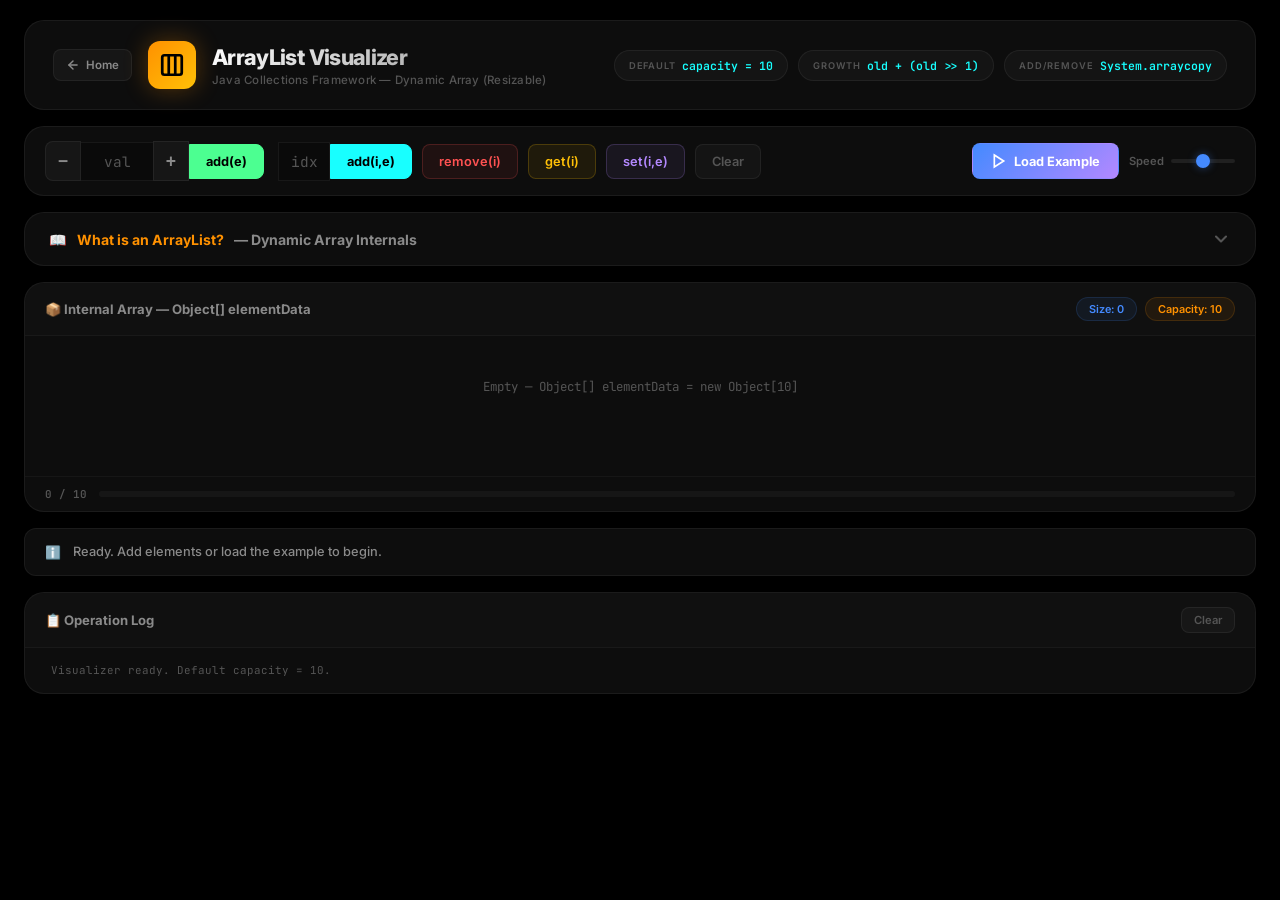
<file: ArrayList/index.html>
<!DOCTYPE html>
<html lang="en">
<head>
    <meta charset="UTF-8">
    <link rel="icon" type="image/svg+xml" href="data:image/svg+xml,%3Csvg xmlns='http://www.w3.org/2000/svg' viewBox='0 0 64 64'%3E%3Cdefs%3E%3ClinearGradient id='j' x1='0' y1='0' x2='0' y2='1'%3E%3Cstop offset='0' stop-color='%23f89820'/%3E%3Cstop offset='1' stop-color='%23e25303'/%3E%3C/linearGradient%3E%3C/defs%3E%3Cpath d='M24 4c0 0 -4 12 8 16s12 12 4 20' fill='none' stroke='url(%23j)' stroke-width='3' stroke-linecap='round'/%3E%3Cpath d='M32 4c0 0 -4 12 8 16s12 12 4 20' fill='none' stroke='url(%23j)' stroke-width='3' stroke-linecap='round'/%3E%3Cpath d='M12 30h34v8c0 14-34 14-34 0z' fill='url(%23j)'/%3E%3Cpath d='M46 33h6c6 0 6 10 0 10h-6' fill='none' stroke='url(%23j)' stroke-width='3'/%3E%3Cpath d='M8 52h48' stroke='url(%23j)' stroke-width='3' stroke-linecap='round'/%3E%3Cpath d='M14 56h36' stroke='url(%23j)' stroke-width='3' stroke-linecap='round'/%3E%3C/svg%3E">
    <meta name="viewport" content="width=device-width, initial-scale=1.0">
    <title>ArrayList Visualizer — Dynamic Array</title>
    <meta name="description" content="Interactive visualizer for Java ArrayList. Animated add, remove, get, set with element shifting and capacity growth.">
    <link href="https://fonts.googleapis.com/css2?family=Inter:wght@400;500;600;700;800;900&family=JetBrains+Mono:wght@400;500;600;700&display=swap" rel="stylesheet">
    <style>
:root {
    --bg-primary: #000000; --bg-secondary: #0a0a0a; --bg-panel: #0d0d0d;
    --border: rgba(255,255,255,0.06); --border-subtle: rgba(255,255,255,0.04); --border-glow: rgba(255,255,255,0.12);
    --text-primary: #f0f0f0; --text-secondary: #8a8a8a; --text-muted: #555555;
    --accent-green: #4cff91; --accent-green-bg: rgba(76,255,145,0.10);
    --accent-red: #ff5252; --accent-red-bg: rgba(255,82,82,0.08);
    --accent-blue: #448aff; --accent-blue-bg: rgba(68,138,255,0.08);
    --accent-amber: #ffc107; --accent-amber-bg: rgba(255,193,7,0.08);
    --accent-purple: #b388ff; --accent-purple-bg: rgba(179,136,255,0.08);
    --accent-cyan: #18ffff; --accent-cyan-bg: rgba(24,255,255,0.08);
    --accent-orange: #ff9100; --accent-orange-bg: rgba(255,145,0,0.08);
    --radius-sm: 8px; --radius-md: 12px; --radius-lg: 16px; --radius-xl: 20px; --radius-full: 999px;
    --shadow-sm: 0 1px 3px rgba(0,0,0,0.5); --shadow-md: 0 4px 16px rgba(0,0,0,0.6);
    --shadow-glow-green: 0 0 24px rgba(76,255,145,0.25); --shadow-glow-blue: 0 0 24px rgba(68,138,255,0.25);
    --shadow-glow-amber: 0 0 24px rgba(255,193,7,0.3); --shadow-glow-red: 0 0 24px rgba(255,82,82,0.25);
    --shadow-glow-purple: 0 0 24px rgba(179,136,255,0.25); --shadow-glow-cyan: 0 0 24px rgba(24,255,255,0.25);
    --font: 'Inter', -apple-system, BlinkMacSystemFont, sans-serif;
    --font-mono: 'JetBrains Mono', 'Fira Code', monospace;
    --transition: 0.25s cubic-bezier(0.4, 0, 0.2, 1);
}
*,*::before,*::after{box-sizing:border-box;margin:0;padding:0}
html{scroll-behavior:smooth}
body{font-family:var(--font);background:var(--bg-primary);color:var(--text-primary);min-height:100vh;overflow-x:hidden;-webkit-font-smoothing:antialiased;-moz-osx-font-smoothing:grayscale}
.app{max-width:1400px;margin:0 auto;padding:20px 24px;display:flex;flex-direction:column;gap:16px}

/* Header */
.header{display:flex;align-items:center;justify-content:space-between;padding:20px 28px;background:var(--bg-panel);border:1px solid var(--border);border-radius:var(--radius-xl);flex-wrap:wrap;gap:16px;backdrop-filter:blur(20px)}
.header-left{display:flex;align-items:center;gap:16px}
.logo-icon{width:48px;height:48px;border-radius:var(--radius-md);background:linear-gradient(135deg,var(--accent-orange),var(--accent-amber));display:flex;align-items:center;justify-content:center;color:#000;box-shadow:0 0 24px rgba(255,145,0,0.3);transition:transform var(--transition)}
.logo-icon:hover{transform:scale(1.08) rotate(-3deg)}
.header h1{font-size:1.35rem;font-weight:800;letter-spacing:-0.03em;background:linear-gradient(135deg,#fff,#888);-webkit-background-clip:text;background-clip:text;-webkit-text-fill-color:transparent}
.subtitle{font-size:0.72rem;color:var(--text-muted);font-weight:500;margin-top:3px;letter-spacing:0.02em}
.header-right{display:flex;align-items:center;gap:10px;flex-wrap:wrap}
.formula-badge{display:flex;align-items:center;gap:6px;padding:7px 14px;background:rgba(255,255,255,0.03);border:1px solid var(--border);border-radius:var(--radius-full);font-size:0.72rem;transition:border-color var(--transition),background var(--transition)}
.formula-badge:hover{background:rgba(255,255,255,0.06);border-color:var(--border-glow)}
.formula-label{color:var(--text-muted);font-weight:600;text-transform:uppercase;font-size:0.58rem;letter-spacing:0.1em}
.formula-badge code{font-family:var(--font-mono);color:var(--accent-cyan);font-weight:600;font-size:0.72rem}

/* Controls */
.controls-bar{display:flex;align-items:center;justify-content:space-between;padding:14px 20px;background:var(--bg-panel);border:1px solid var(--border);border-radius:var(--radius-xl);gap:14px;flex-wrap:wrap;backdrop-filter:blur(20px)}
.controls-left,.controls-right{display:flex;align-items:center;gap:10px;flex-wrap:wrap}
.input-group{display:flex;align-items:center;gap:0}
.stepper-btn{width:36px;height:40px;display:flex;align-items:center;justify-content:center;background:rgba(255,255,255,0.04);border:1px solid var(--border);color:var(--text-secondary);cursor:pointer;transition:all var(--transition);font-size:1.1rem;font-weight:600;user-select:none}
.stepper-btn:first-child{border-radius:var(--radius-sm) 0 0 var(--radius-sm)}
.stepper-btn:hover{background:rgba(255,255,255,0.08);color:var(--text-primary)}
.stepper-btn:active{background:rgba(255,255,255,0.12);transform:scale(0.95)}
.input-group input{width:72px;padding:9px 8px;background:var(--bg-secondary);border:1px solid var(--border);border-left:none;border-right:none;color:var(--text-primary);font-family:var(--font-mono);font-size:0.9rem;font-weight:700;outline:none;text-align:center;transition:border-color var(--transition)}
.input-group input:focus{border-color:var(--accent-blue)}
.input-group input::placeholder{color:var(--text-muted);font-weight:400}
.input-group input::-webkit-outer-spin-button,.input-group input::-webkit-inner-spin-button{-webkit-appearance:none;margin:0}
.input-group input[type=number]{-moz-appearance:textfield;appearance:textfield}
.idx-input{width:52px!important;border-left:1px solid var(--border)!important;border-right:1px solid var(--border)!important;border-radius:0!important}

.btn{display:inline-flex;align-items:center;gap:7px;padding:9px 16px;font-family:var(--font);font-size:0.8rem;font-weight:600;border:1px solid transparent;border-radius:var(--radius-sm);cursor:pointer;transition:all var(--transition);white-space:nowrap;position:relative;overflow:hidden}
.btn::after{content:'';position:absolute;inset:0;background:linear-gradient(180deg,rgba(255,255,255,0.06) 0%,transparent 100%);pointer-events:none;opacity:0;transition:opacity var(--transition)}
.btn:hover::after{opacity:1}
.btn:active{transform:scale(0.96)}
.btn:disabled{opacity:0.3;cursor:not-allowed;pointer-events:none}
.btn-add{background:var(--accent-green);color:#000;border-color:var(--accent-green);font-weight:700;border-radius:0 var(--radius-sm) var(--radius-sm) 0}
.btn-add:hover{box-shadow:var(--shadow-glow-green);filter:brightness(1.12)}
.btn-addAt{background:var(--accent-cyan);color:#000;border-color:var(--accent-cyan);font-weight:700}
.btn-addAt:hover{box-shadow:var(--shadow-glow-cyan);filter:brightness(1.12)}
.btn-remove{background:var(--accent-red-bg);color:var(--accent-red);border:1px solid rgba(255,82,82,0.2)}
.btn-remove:hover{background:rgba(255,82,82,0.18);box-shadow:var(--shadow-glow-red)}
.btn-get{background:var(--accent-amber-bg);color:var(--accent-amber);border:1px solid rgba(255,193,7,0.2)}
.btn-get:hover{background:rgba(255,193,7,0.18);box-shadow:var(--shadow-glow-amber)}
.btn-set{background:var(--accent-purple-bg);color:var(--accent-purple);border:1px solid rgba(179,136,255,0.2)}
.btn-set:hover{background:rgba(179,136,255,0.18);box-shadow:var(--shadow-glow-purple)}
.btn-clear{background:rgba(255,255,255,0.03);color:var(--text-muted);border:1px solid var(--border)}
.btn-clear:hover{color:var(--text-secondary);background:rgba(255,255,255,0.06)}
.btn-sample{background:linear-gradient(135deg,var(--accent-blue),var(--accent-purple));color:white;padding:9px 18px;font-weight:700}
.btn-sample:hover{box-shadow:var(--shadow-glow-blue);filter:brightness(1.15)}
.btn-clear-log{background:rgba(255,255,255,0.03);color:var(--text-muted);border:1px solid var(--border);padding:5px 12px;font-size:0.7rem}
.speed-control{display:flex;align-items:center;gap:7px}
.speed-control label{font-size:0.7rem;color:var(--text-muted);font-weight:600}
.speed-control input[type="range"]{width:64px;height:4px;-webkit-appearance:none;appearance:none;background:rgba(255,255,255,0.08);border-radius:2px;outline:none}
.speed-control input[type="range"]::-webkit-slider-thumb{-webkit-appearance:none;width:14px;height:14px;border-radius:50%;background:var(--accent-blue);cursor:pointer;box-shadow:0 0 8px rgba(68,138,255,0.4)}

/* Panels */
.panel{background:var(--bg-panel);border:1px solid var(--border);border-radius:var(--radius-xl);overflow:hidden;backdrop-filter:blur(20px)}
.panel-header{display:flex;align-items:center;justify-content:space-between;padding:14px 20px;border-bottom:1px solid var(--border-subtle);background:rgba(255,255,255,0.01)}
.panel-header h2{font-size:0.82rem;font-weight:700;color:var(--text-secondary)}
.badge{font-size:0.68rem;font-weight:600;padding:4px 12px;background:var(--accent-blue-bg);color:var(--accent-blue);border-radius:var(--radius-full);border:1px solid rgba(68,138,255,0.15)}
.badge-orange{background:var(--accent-orange-bg);color:var(--accent-orange);border-color:rgba(255,145,0,0.15)}
.code-hint{font-family:var(--font-mono);font-size:0.62rem;color:var(--text-muted);padding:4px 10px;background:rgba(255,255,255,0.03);border-radius:var(--radius-sm);border:1px solid var(--border)}

/* Array View */
.array-viewport{padding:24px 20px;overflow-x:auto;min-height:140px}
.array-wrapper{display:flex;flex-direction:column;gap:6px;min-width:fit-content}
.array-row{display:flex;align-items:flex-end;gap:3px}
.cell{display:flex;flex-direction:column;align-items:center;gap:3px;transition:all 0.4s cubic-bezier(0.34,1.56,0.64,1);min-width:52px}
.cell-val{width:52px;height:46px;display:flex;align-items:center;justify-content:center;border-radius:8px;font-family:var(--font-mono);font-size:0.88rem;font-weight:700;transition:all 0.3s ease;border:1.5px solid var(--border)}
.cell-val.occupied{color:var(--text-primary);background:rgba(68,138,255,0.06);border-color:rgba(68,138,255,0.2)}
.cell-val.empty{color:var(--text-muted);background:rgba(255,255,255,0.015);border-color:var(--border);opacity:0.5}
.cell-val.hl-add{border-color:var(--accent-green);background:var(--accent-green-bg);color:var(--accent-green);animation:popIn .4s ease}
.cell-val.hl-remove{border-color:var(--accent-red);background:var(--accent-red-bg);color:var(--accent-red)}
.cell-val.hl-shift{border-color:var(--accent-amber);background:var(--accent-amber-bg);color:var(--accent-amber);animation:shiftGlow .5s ease}
.cell-val.hl-get{border-color:var(--accent-amber);background:var(--accent-amber-bg);color:var(--accent-amber);animation:peekPulse .8s ease infinite}
.cell-val.hl-set{border-color:var(--accent-purple);background:var(--accent-purple-bg);color:var(--accent-purple);animation:popIn .4s ease}
.cell-val.hl-gap{border:2px dashed rgba(255,82,82,0.4);background:rgba(255,82,82,0.04);color:transparent}
@keyframes popIn{0%{transform:scale(0.5);opacity:0}100%{transform:scale(1);opacity:1}}
@keyframes shiftGlow{0%{transform:translateX(-8px);opacity:0.5}100%{transform:translateX(0);opacity:1}}
@keyframes peekPulse{0%,100%{transform:scale(1)}50%{transform:scale(1.08);box-shadow:0 0 16px rgba(255,193,7,0.3)}}
.cell-idx{font-size:0.55rem;font-weight:600;color:var(--text-muted);font-family:var(--font-mono);opacity:0.7}
.separator{width:2px;height:46px;background:linear-gradient(180deg,var(--accent-orange),transparent);border-radius:1px;align-self:flex-start;margin:0 2px;opacity:0.6}
.sep-label{font-size:0.5rem;font-weight:700;color:var(--accent-orange);font-family:var(--font-mono);white-space:nowrap}
.array-bracket{font-family:var(--font-mono);font-size:1.3rem;font-weight:300;color:rgba(255,255,255,0.15);align-self:center}

/* Capacity Bar */
.capacity-bar{display:flex;align-items:center;gap:12px;padding:10px 20px;border-top:1px solid var(--border-subtle)}
.cap-track{flex:1;height:6px;background:rgba(255,255,255,0.04);border-radius:3px;overflow:hidden;position:relative}
.cap-fill{height:100%;border-radius:3px;transition:width 0.5s ease,background 0.3s}
.cap-text{font-size:0.68rem;font-weight:600;color:var(--text-muted);font-family:var(--font-mono);white-space:nowrap}

/* Info Bar */
.info-bar{display:flex;align-items:center;gap:12px;padding:12px 20px;background:var(--bg-panel);border:1px solid var(--border);border-radius:var(--radius-md);font-size:0.8rem;color:var(--text-secondary);min-height:48px;transition:all 0.3s ease;backdrop-filter:blur(20px)}
.info-bar.action-add{border-color:rgba(76,255,145,0.2);background:rgba(76,255,145,0.03)}
.info-bar.action-remove{border-color:rgba(255,82,82,0.2);background:rgba(255,82,82,0.03)}
.info-bar.action-get{border-color:rgba(255,193,7,0.2);background:rgba(255,193,7,0.03)}
.info-bar.action-set{border-color:rgba(179,136,255,0.2);background:rgba(179,136,255,0.03)}
.info-bar.action-resize{border-color:rgba(255,145,0,0.25);background:rgba(255,145,0,0.04)}
.info-text{font-weight:500;line-height:1.5}
.info-text strong{color:var(--text-primary);font-weight:700}

/* Log */
.log-panel{max-height:220px}
.log-container{padding:10px 16px;max-height:160px;overflow-y:auto;display:flex;flex-direction:column;gap:3px}
.log-container::-webkit-scrollbar{width:3px}
.log-container::-webkit-scrollbar-track{background:transparent}
.log-container::-webkit-scrollbar-thumb{background:rgba(255,255,255,0.08);border-radius:2px}
.log-entry{font-family:var(--font-mono);font-size:0.68rem;padding:4px 10px;border-radius:var(--radius-sm);line-height:1.6;color:var(--text-secondary)}
.log-entry.log-add{color:var(--accent-green);background:var(--accent-green-bg)}
.log-entry.log-remove{color:var(--accent-red);background:var(--accent-red-bg)}
.log-entry.log-get{color:var(--accent-amber);background:var(--accent-amber-bg)}
.log-entry.log-set{color:var(--accent-purple);background:var(--accent-purple-bg)}
.log-entry.log-resize{color:var(--accent-orange);background:var(--accent-orange-bg)}
.log-entry.log-info{color:var(--text-muted)}

/* ===== Theory Section ===== */
.theory-section{background:var(--bg-panel);border:1px solid var(--border);border-radius:var(--radius-xl);overflow:hidden;backdrop-filter:blur(20px)}
.theory-toggle{width:100%;display:flex;align-items:center;justify-content:space-between;padding:16px 24px;cursor:pointer;background:none;border:none;color:var(--text-primary);font-family:var(--font);transition:background var(--transition)}
.theory-toggle:hover{background:rgba(255,255,255,0.02)}
.theory-toggle h2{font-size:0.88rem;font-weight:700;display:flex;align-items:center;gap:10px;color:var(--text-secondary)}
.theory-toggle h2 .accent{color:var(--accent-orange)}
.toggle-chevron{width:20px;height:20px;color:var(--text-muted);transition:transform 0.3s ease}
.theory-section.open .toggle-chevron{transform:rotate(180deg)}
.theory-body{max-height:0;overflow:hidden;transition:max-height 0.5s cubic-bezier(0.4,0,0.2,1)}
.theory-section.open .theory-body{max-height:3500px}
.theory-inner{padding:0 24px 24px;display:flex;flex-direction:column;gap:20px}
.theory-grid{display:grid;grid-template-columns:1fr 1fr;gap:16px}
@media(max-width:800px){.theory-grid{grid-template-columns:1fr}}
.theory-card{background:rgba(255,255,255,0.02);border:1px solid var(--border);border-radius:var(--radius-lg);padding:20px;transition:border-color var(--transition)}
.theory-card:hover{border-color:var(--border-glow)}
.theory-card h3{font-size:0.82rem;font-weight:700;margin-bottom:10px;display:flex;align-items:center;gap:8px}
.theory-card h3 .icon{width:28px;height:28px;border-radius:var(--radius-sm);display:flex;align-items:center;justify-content:center;font-size:0.85rem;flex-shrink:0}
.theory-card p,.theory-card li{font-size:0.76rem;color:var(--text-secondary);line-height:1.7}
.theory-card ul{padding-left:16px;display:flex;flex-direction:column;gap:4px}
.theory-card code{font-family:var(--font-mono);font-size:0.72rem;color:var(--accent-cyan);background:rgba(24,255,255,0.06);padding:1px 6px;border-radius:4px}
.theory-full{grid-column:1/-1}
.complexity-table{width:100%;border-collapse:collapse;margin-top:8px}
.complexity-table th,.complexity-table td{padding:8px 12px;font-size:0.72rem;text-align:left;border-bottom:1px solid var(--border-subtle)}
.complexity-table th{color:var(--text-muted);font-weight:600;text-transform:uppercase;font-size:0.62rem;letter-spacing:0.08em}
.complexity-table td{font-family:var(--font-mono);color:var(--text-primary);font-weight:600}
.complexity-table td:first-child{font-family:var(--font);color:var(--text-secondary)}
.complexity-table .good{color:var(--accent-green)}
.complexity-table .warn{color:var(--accent-amber)}
.complexity-table .bad{color:var(--accent-red)}

@media(max-width:900px){.header{flex-direction:column;align-items:flex-start}.controls-bar{flex-direction:column;align-items:flex-start}.controls-left,.controls-right{width:100%}}
@media(max-width:600px){.app{padding:12px 14px;gap:12px}.formula-badge{display:none}.stepper-btn{width:32px;height:36px}.cell-val{width:42px;height:38px;font-size:0.78rem}}
.home-link{display:inline-flex;align-items:center;gap:6px;padding:8px 12px;background:rgba(255,255,255,0.04);border:1px solid var(--border);border-radius:var(--radius-sm);color:var(--text-secondary);font-size:0.72rem;font-weight:600;text-decoration:none;transition:all var(--transition)}
.home-link:hover{background:rgba(255,255,255,0.08);color:var(--text-primary);border-color:var(--border-glow)}
    </style>
</head>
<body>
<div class="app">
    <header class="header">
        <div class="header-left">
            <a href="../index.html" class="home-link" aria-label="Back to Home" title="Back to Home">
                <svg width="14" height="14" viewBox="0 0 24 24" fill="none" stroke="currentColor" stroke-width="2.5" stroke-linecap="round" stroke-linejoin="round"><path d="M19 12H5"/><path d="m12 19-7-7 7-7"/></svg>
                Home
            </a>
            <div class="logo-icon">
                <svg width="26" height="26" viewBox="0 0 24 24" fill="none" stroke="currentColor" stroke-width="2.5" stroke-linecap="round" stroke-linejoin="round">
                    <rect x="3" y="3" width="18" height="18" rx="2"/><line x1="9" y1="3" x2="9" y2="21"/><line x1="15" y1="3" x2="15" y2="21"/>
                </svg>
            </div>
            <div>
                <h1>ArrayList Visualizer</h1>
                <p class="subtitle">Java Collections Framework — Dynamic Array (Resizable)</p>
            </div>
        </div>
        <div class="header-right">
            <div class="formula-badge"><span class="formula-label">Default</span><code>capacity = 10</code></div>
            <div class="formula-badge"><span class="formula-label">Growth</span><code>old + (old >> 1)</code></div>
            <div class="formula-badge"><span class="formula-label">Add/Remove</span><code>System.arraycopy</code></div>
        </div>
    </header>

    <div class="controls-bar">
        <div class="controls-left">
            <div class="input-group">
                <button class="stepper-btn" id="decBtn" type="button">−</button>
                <input type="number" id="valueInput" placeholder="val" min="-999" max="999">
                <button class="stepper-btn" id="incBtn" type="button" style="border-radius:0">+</button>
                <button id="addBtn" class="btn btn-add">add(e)</button>
            </div>
            <div class="input-group" style="margin-left:4px">
                <input type="number" id="idxInput" class="idx-input" placeholder="idx" min="0" max="999">
                <button id="addAtBtn" class="btn btn-addAt" style="border-radius:0 var(--radius-sm) var(--radius-sm) 0">add(i,e)</button>
            </div>
            <button id="removeBtn" class="btn btn-remove">remove(i)</button>
            <button id="getBtn" class="btn btn-get">get(i)</button>
            <button id="setBtn" class="btn btn-set">set(i,e)</button>
            <button id="clearAllBtn" class="btn btn-clear">Clear</button>
        </div>
        <div class="controls-right">
            <button id="sampleBtn" class="btn btn-sample">
                <svg width="16" height="16" viewBox="0 0 24 24" fill="none" stroke="currentColor" stroke-width="2.5"><polygon points="5 3 19 12 5 21 5 3"/></svg>
                Load Example
            </button>
            <div class="speed-control">
                <label>Speed</label>
                <input type="range" id="speedSlider" min="1" max="5" value="3" step="1">
            </div>
        </div>
    </div>

    <!-- Theory Section -->
    <div class="theory-section" id="theorySection">
        <button class="theory-toggle" id="theoryToggle" type="button">
            <h2>📖 <span class="accent" style="color:var(--accent-orange)">What is an ArrayList?</span> — Dynamic Array Internals</h2>
            <svg class="toggle-chevron" viewBox="0 0 24 24" fill="none" stroke="currentColor" stroke-width="2.5" stroke-linecap="round" stroke-linejoin="round"><polyline points="6 9 12 15 18 9"/></svg>
        </button>
        <div class="theory-body">
            <div class="theory-inner">
                <div class="theory-grid">
                    <div class="theory-card">
                        <h3><span class="icon" style="background:var(--accent-blue-bg);color:var(--accent-blue)">📦</span> Dynamic Array Backend</h3>
                        <p style="margin-bottom:10px">An ArrayList stores elements inside a contiguous array. When it runs out of space, it automatically grows:</p>
                        <ul>
                            <li><strong>Contiguous Memory</strong> ensures fast sequential iteration and CPU cache locality.</li>
                            <li><strong>Initial Capacity:</strong> Starts at 10 (by default).</li>
                            <li><strong>Growth Factor:</strong> Grows by 1.5x (<code>newCap = old + (old >> 1)</code>).</li>
                        </ul>
                    </div>

                    <div class="theory-card">
                        <h3><span class="icon" style="background:var(--accent-green-bg);color:var(--accent-green)">⚡</span> The O(1) Advantage</h3>
                        <p style="margin-bottom:10px">ArrayList is heavily optimized for reads and append-only writes:</p>
                        <ul>
                            <li><strong>Random Access:</strong> <code>get(i)</code> and <code>set(i, val)</code> are instantly calculated via memory offsets, making them <strong>O(1)</strong>.</li>
                            <li><strong>Appending:</strong> <code>add(val)</code> at the end is <strong>amortized O(1)</strong> (fast except during a resize).</li>
                        </ul>
                    </div>

                    <div class="theory-card">
                        <h3><span class="icon" style="background:var(--accent-red-bg);color:var(--accent-red)">📉</span> The O(N) Caveat</h3>
                        <p style="margin-bottom:10px">Because the array is contiguous, inserting or removing elements in the middle forces shifting:</p>
                        <ul>
                            <li><strong>Shifting Cost:</strong> <code>add(i, val)</code> and <code>remove(i)</code> take <strong>O(N)</strong> time because <code>System.arraycopy</code> must move elements.</li>
                            <li>Removing from the head (index 0) is always the worst case, <strong>O(N)</strong>.</li>
                        </ul>
                    </div>

                    <div class="theory-card theory-full">
                        <h3><span class="icon" style="background:rgba(255,255,255,0.05);color:var(--text-primary)">⚙️</span> Common Methods & Time Complexity</h3>
                        <table class="complexity-table">
                            <thead>
                                <tr>
                                    <th>Method</th>
                                    <th>Description</th>
                                    <th>Origin</th>
                                    <th>Time Comp.</th>
                                </tr>
                            </thead>
                            <tbody>
                                <tr>
                                    <td><code>boolean add(E e)</code></td>
                                    <td>Appends the element to the end of the list.</td>
                                    <td>List</td>
                                    <td><span class="good">O(1)</span>*</td>
                                </tr>
                                <tr>
                                    <td><code>void add(int i, E e)</code></td>
                                    <td>Inserts element at position <code>i</code>, shifting subsequent elements right.</td>
                                    <td>List</td>
                                    <td><span class="bad">O(n)</span></td>
                                </tr>
                                <tr>
                                    <td><code>E remove(int i)</code></td>
                                    <td>Removes element at position <code>i</code>, shifting subsequent elements left.</td>
                                    <td>List</td>
                                    <td><span class="bad">O(n)</span></td>
                                </tr>
                                <tr>
                                    <td><code>E get(int i)</code></td>
                                    <td>Returns the element at the specified position.</td>
                                    <td>List</td>
                                    <td><span class="good">O(1)</span></td>
                                </tr>
                                <tr>
                                    <td><code>E set(int i, E e)</code></td>
                                    <td>Replaces the element at the specified position.</td>
                                    <td>List</td>
                                    <td><span class="good">O(1)</span></td>
                                </tr>
                            </tbody>
                        </table>
                        <p style="margin-top:10px;font-size:0.65rem;color:var(--text-muted)">* Amortized complexity. It takes O(n) during the exact moment a resize happens, but effectively O(1) averaged over all insertions.</p>
                    </div>
                </div>
            </div>
        </div>
    </div>

    <!-- Array View -->
    <div class="panel" id="arrayPanel">
        <div class="panel-header">
            <h2>📦 Internal Array — Object[] elementData</h2>
            <div style="display:flex;gap:8px;align-items:center">
                <span class="badge" id="sizeLabel">Size: 0</span>
                <span class="badge badge-orange" id="capLabel">Capacity: 10</span>
            </div>
        </div>
        <div class="array-viewport" id="arrayViewport">
            <div class="array-wrapper" id="arrayContainer">
                <div style="color:var(--text-muted);font-family:var(--font-mono);font-size:0.78rem;text-align:center;padding:18px;width:100%">
                    Empty — Object[] elementData = new Object[10]
                </div>
            </div>
        </div>
        <div class="capacity-bar">
            <span class="cap-text" id="capText">0 / 10</span>
            <div class="cap-track"><div class="cap-fill" id="capFill" style="width:0%;background:var(--accent-blue)"></div></div>
        </div>
    </div>

    <div class="info-bar" id="infoBar">
        <div>ℹ️</div>
        <div class="info-text" id="infoText">Ready. Add elements or load the example to begin.</div>
    </div>

    <div class="panel log-panel">
        <div class="panel-header">
            <h2>📋 Operation Log</h2>
            <button id="clearLogBtn" class="btn btn-clear-log">Clear</button>
        </div>
        <div class="log-container" id="logContainer">
            <div class="log-entry log-info">Visualizer ready. Default capacity = 10.</div>
        </div>
    </div>
</div>

<script>
/**
 * ArrayList — mirrors Java's ArrayList internals.
 */
class SimArrayList {
    constructor(initCap = 10) {
        this.capacity = initCap;
        this.data = new Array(this.capacity).fill(undefined);
        this._size = 0;
    }
    get size() { return this._size; }
    get isEmpty() { return this._size === 0; }

    _grow() {
        const oldCap = this.capacity;
        const newCap = oldCap + (oldCap >> 1); // 1.5x
        const newArr = new Array(newCap).fill(undefined);
        for (let i = 0; i < this._size; i++) newArr[i] = this.data[i];
        this.data = newArr;
        this.capacity = newCap;
        return { oldCap, newCap };
    }

    add(val) {
        const ops = [];
        if (this._size === this.capacity) {
            const r = this._grow();
            ops.push({ type: 'resize', oldCap: r.oldCap, newCap: r.newCap, snapshot: this.data.slice(0, this.capacity), size: this._size, message: `Capacity full! Grew: ${r.oldCap} → ${r.newCap} (oldCap + oldCap >> 1)` });
        }
        this.data[this._size] = val;
        this._size++;
        ops.push({ type: 'add', index: this._size - 1, value: val, snapshot: this.data.slice(0, this.capacity), size: this._size, message: `add(${val}): placed at index ${this._size - 1}. Size = ${this._size}` });
        return ops;
    }

    addAt(index, val) {
        if (index < 0 || index > this._size) return null;
        const ops = [];
        if (this._size === this.capacity) {
            const r = this._grow();
            ops.push({ type: 'resize', oldCap: r.oldCap, newCap: r.newCap, snapshot: this.data.slice(0, this.capacity), size: this._size, message: `Capacity full! Grew: ${r.oldCap} → ${r.newCap}` });
        }
        // Shift right
        const shiftCount = this._size - index;
        if (shiftCount > 0) {
            ops.push({ type: 'shift-right-start', index, count: shiftCount, snapshot: this.data.slice(0, this.capacity), size: this._size, message: `Shifting ${shiftCount} element(s) right from index ${index} to make room` });
            for (let i = this._size; i > index; i--) this.data[i] = this.data[i - 1];
            ops.push({ type: 'shift-right-done', index, shiftedIndices: Array.from({length: shiftCount}, (_, k) => index + 1 + k), snapshot: this.data.slice(0, this.capacity), size: this._size, message: `Shifted! Gap created at index ${index}` });
        }
        this.data[index] = val;
        this._size++;
        ops.push({ type: 'add', index, value: val, snapshot: this.data.slice(0, this.capacity), size: this._size, message: `add(${index}, ${val}): inserted. Size = ${this._size}` });
        return ops;
    }

    remove(index) {
        if (index < 0 || index >= this._size) return null;
        const ops = [];
        const val = this.data[index];
        ops.push({ type: 'remove-mark', index, value: val, snapshot: this.data.slice(0, this.capacity), size: this._size, message: `remove(${index}): removing ${val} at index ${index}` });
        const shiftCount = this._size - 1 - index;
        if (shiftCount > 0) {
            for (let i = index; i < this._size - 1; i++) this.data[i] = this.data[i + 1];
            ops.push({ type: 'shift-left-done', index, shiftedIndices: Array.from({length: shiftCount}, (_, k) => index + k), snapshot: this.data.slice(0, this.capacity), size: this._size, message: `Shifted ${shiftCount} element(s) left (System.arraycopy)` });
        }
        this._size--;
        this.data[this._size] = undefined;
        ops.push({ type: 'remove-done', index, value: val, snapshot: this.data.slice(0, this.capacity), size: this._size, message: `Removed ${val}. Size = ${this._size}` });
        return { value: val, ops };
    }

    get(index) { return (index >= 0 && index < this._size) ? this.data[index] : null; }
    set(index, val) {
        if (index < 0 || index >= this._size) return null;
        const old = this.data[index];
        this.data[index] = val;
        return old;
    }
    clear() { this.data = new Array(this.capacity).fill(undefined); this._size = 0; }
    toArray() { return this.data.slice(0, this._size); }
}

(function() {
    'use strict';
    const $ = id => document.getElementById(id);
    const decBtn=$('decBtn'),incBtn=$('incBtn'),valueInput=$('valueInput'),idxInput=$('idxInput');
    const addBtn=$('addBtn'),addAtBtn=$('addAtBtn'),removeBtn=$('removeBtn'),getBtn=$('getBtn'),setBtn=$('setBtn');
    const clearAllBtn=$('clearAllBtn'),sampleBtn=$('sampleBtn'),clearLogBtn=$('clearLogBtn');
    const speedSlider=$('speedSlider'),arrayContainer=$('arrayContainer');
    const infoBar=$('infoBar'),infoText=$('infoText'),logContainer=$('logContainer');
    const sizeLabel=$('sizeLabel'),capLabel=$('capLabel'),capText=$('capText'),capFill=$('capFill');
    const allBtns=[addBtn,addAtBtn,removeBtn,getBtn,setBtn,clearAllBtn,sampleBtn];

    let list = new SimArrayList(10);
    let animating = false;

    function getDelay(){const s=[1200,800,550,350,200];return s[parseInt(speedSlider.value)-1]||550}
    function setAnimating(v){animating=v;allBtns.forEach(b=>b.disabled=v);updateBtns()}
    function updateBtns(){removeBtn.disabled=animating||list.isEmpty;getBtn.disabled=animating||list.isEmpty;setBtn.disabled=animating||list.isEmpty}

    function log(msg,type='info'){const e=document.createElement('div');e.className=`log-entry log-${type}`;const t=new Date().toLocaleTimeString('en-US',{hour12:false,hour:'2-digit',minute:'2-digit',second:'2-digit'});e.textContent=`[${t}] ${msg}`;logContainer.appendChild(e);logContainer.scrollTop=logContainer.scrollHeight}
    function setInfo(msg,cls=''){infoText.innerHTML=msg;infoBar.className='info-bar'+(cls?` action-${cls}`:'')}
    function sleep(ms){return new Promise(r=>setTimeout(r,ms))}

    function renderArray(hl={}){
        const cap=list.capacity,sz=list.size,d=list.data;
        sizeLabel.textContent=`Size: ${sz}`;
        capLabel.textContent=`Capacity: ${cap}`;
        capText.textContent=`${sz} / ${cap}`;
        const pct=cap>0?(sz/cap)*100:0;
        capFill.style.width=pct+'%';
        capFill.style.background=pct>80?'var(--accent-red)':pct>50?'var(--accent-amber)':'var(--accent-blue)';

        if(sz===0&&!hl.addIndex&&hl.addIndex!==0){
            arrayContainer.innerHTML=`<div style="color:var(--text-muted);font-family:var(--font-mono);font-size:0.78rem;text-align:center;padding:18px;width:100%">Empty — Object[] elementData = new Object[${cap}]</div>`;
            return;
        }
        let html='<div class="array-row"><span class="array-bracket">[</span>';
        for(let i=0;i<cap;i++){
            const val=d[i];
            const occ=i<sz;
            let cls=occ?'occupied':'empty';
            if(hl.addIndex===i)cls='hl-add';
            if(hl.removeIndex===i)cls='hl-remove';
            if(hl.getIndex===i)cls='hl-get';
            if(hl.setIndex===i)cls='hl-set';
            if(hl.shiftIndices&&hl.shiftIndices.includes(i))cls='hl-shift';
            if(hl.gapIndex===i)cls='hl-gap';
            // Size/capacity separator
            if(i===sz&&sz<cap){
                html+=`<div style="display:flex;flex-direction:column;align-items:center;gap:2px;margin:0 2px"><div class="separator"></div><span class="sep-label">size=${sz}</span></div>`;
            }
            html+=`<div class="cell"><div class="cell-val ${cls}">${occ?(val!==undefined?val:''):''}</div><span class="cell-idx">${i}</span></div>`;
        }
        html+='<span class="array-bracket">]</span></div>';
        arrayContainer.innerHTML=html;
    }

    async function animateOps(ops,logType){
        const d=getDelay();
        for(const op of ops){
            if(op.type==='resize'){
                renderArray();setInfo(`⚡ <strong>Resize!</strong> ${op.message}`,'resize');log(op.message,'resize');await sleep(d*1.5);
            }else if(op.type==='add'){
                renderArray({addIndex:op.index});setInfo(`<strong>add(${op.value})</strong> at index <strong>${op.index}</strong>. Size = ${op.size}`,'add');log(op.message,'add');await sleep(d);
            }else if(op.type==='shift-right-start'){
                renderArray({gapIndex:op.index});setInfo(`⏩ Shifting ${op.count} element(s) right from index ${op.index}...`,'add');log(op.message,'info');await sleep(d*.8);
            }else if(op.type==='shift-right-done'){
                renderArray({shiftIndices:op.shiftedIndices,gapIndex:op.index});setInfo(`✅ Shifted! Gap at index <strong>${op.index}</strong>`,'add');log(op.message,'add');await sleep(d*.6);
            }else if(op.type==='remove-mark'){
                renderArray({removeIndex:op.index});setInfo(`🗑️ Removing <strong>${op.value}</strong> at index ${op.index}...`,'remove');log(op.message,'remove');await sleep(d);
            }else if(op.type==='shift-left-done'){
                renderArray({shiftIndices:op.shiftedIndices});setInfo(`⏪ Shifted ${op.shiftedIndices.length} element(s) left (System.arraycopy)`,'remove');log(op.message,'remove');await sleep(d*.8);
            }else if(op.type==='remove-done'){
                renderArray();log(op.message,'remove');await sleep(d*.4);
            }
        }
    }

    function getVal(){const v=parseInt(valueInput.value);if(isNaN(v)){setInfo('⚠️ Enter a valid integer value.','');return null}valueInput.value='';valueInput.focus();return v}
    function getIdx(){const v=parseInt(idxInput.value);if(isNaN(v)||v<0){setInfo('⚠️ Enter a valid index ≥ 0.','');return null}return v}

    async function handleAdd(){const v=getVal();if(v===null)return;setAnimating(true);const ops=list.add(v);await animateOps(ops,'add');setInfo(`✅ <strong>${v}</strong> added. Size: <strong>${list.size}</strong>`,'add');renderArray();setAnimating(false)}

    async function handleAddAt(){const v=getVal();const i=getIdx();if(v===null||i===null)return;if(i>list.size){setInfo(`⚠️ Index ${i} out of bounds. Size = ${list.size}`,'');return}setAnimating(true);const ops=list.addAt(i,v);if(!ops){setInfo('⚠️ Invalid index.','');setAnimating(false);return}await animateOps(ops,'add');setInfo(`✅ <strong>${v}</strong> inserted at index <strong>${i}</strong>. Size: <strong>${list.size}</strong>`,'add');renderArray();setAnimating(false)}

    async function handleRemove(){const i=getIdx();if(i===null)return;if(i>=list.size){setInfo(`⚠️ Index ${i} out of bounds. Size = ${list.size}`,'');return}setAnimating(true);const r=list.remove(i);await animateOps(r.ops,'remove');setInfo(`🗑️ <strong>remove(${i})</strong> → <strong>${r.value}</strong>. Size: <strong>${list.size}</strong>`,'remove');renderArray();setAnimating(false)}

    function handleGet(){const i=getIdx();if(i===null)return;if(i>=list.size){setInfo(`⚠️ Index ${i} out of bounds. Size = ${list.size}`,'');return}const v=list.get(i);log(`get(${i}) → ${v}`,'get');setInfo(`🔍 <strong>get(${i})</strong> → <strong>${v}</strong>. O(1) random access.`,'get');renderArray({getIndex:i})}

    function handleSet(){const v=getVal();const i=getIdx();if(v===null||i===null)return;if(i>=list.size){setInfo(`⚠️ Index ${i} out of bounds. Size = ${list.size}`,'');return}const old=list.set(i,v);log(`set(${i}, ${v}): ${old} → ${v}`,'set');setInfo(`✏️ <strong>set(${i}, ${v})</strong>: replaced <strong>${old}</strong> with <strong>${v}</strong>. O(1).`,'set');renderArray({setIndex:i})}

    function handleClear(){list.clear();log('clear() — All elements removed','info');setInfo('🧹 List cleared.','');renderArray()}

    async function handleSample(){list=new SimArrayList(10);renderArray();setAnimating(true);const vals=[10,20,30,40,50,60,70];log(`Loading example: [${vals.join(', ')}]`,'info');for(const v of vals){const ops=list.add(v);await animateOps(ops,'add');renderArray();await sleep(120)}setInfo(`✅ Example loaded: [${list.toArray().join(', ')}]. Try <strong>add(3, 99)</strong> or <strong>remove(2)</strong>!`,'add');renderArray();setAnimating(false)}

    decBtn.addEventListener('click',()=>{const v=parseInt(valueInput.value)||0;valueInput.value=v-1});
    incBtn.addEventListener('click',()=>{const v=parseInt(valueInput.value)||0;valueInput.value=v+1});
    valueInput.addEventListener('keydown',e=>{if(e.key==='Enter'&&!animating)handleAdd()});
    addBtn.addEventListener('click',handleAdd);
    addAtBtn.addEventListener('click',handleAddAt);
    removeBtn.addEventListener('click',handleRemove);
    getBtn.addEventListener('click',handleGet);
    setBtn.addEventListener('click',handleSet);
    clearAllBtn.addEventListener('click',handleClear);
    sampleBtn.addEventListener('click',handleSample);
    clearLogBtn.addEventListener('click',()=>{logContainer.innerHTML='';log('Log cleared.','info')});

    let rt;window.addEventListener('resize',()=>{clearTimeout(rt);rt=setTimeout(()=>renderArray(),150)});
    
    /* Theory section toggle */
    const theorySection = $('theorySection'), theoryToggle = $('theoryToggle');
    theoryToggle.addEventListener('click', () => theorySection.classList.toggle('open'));

    renderArray();
})();
</script>
</body>
</html>
</file>
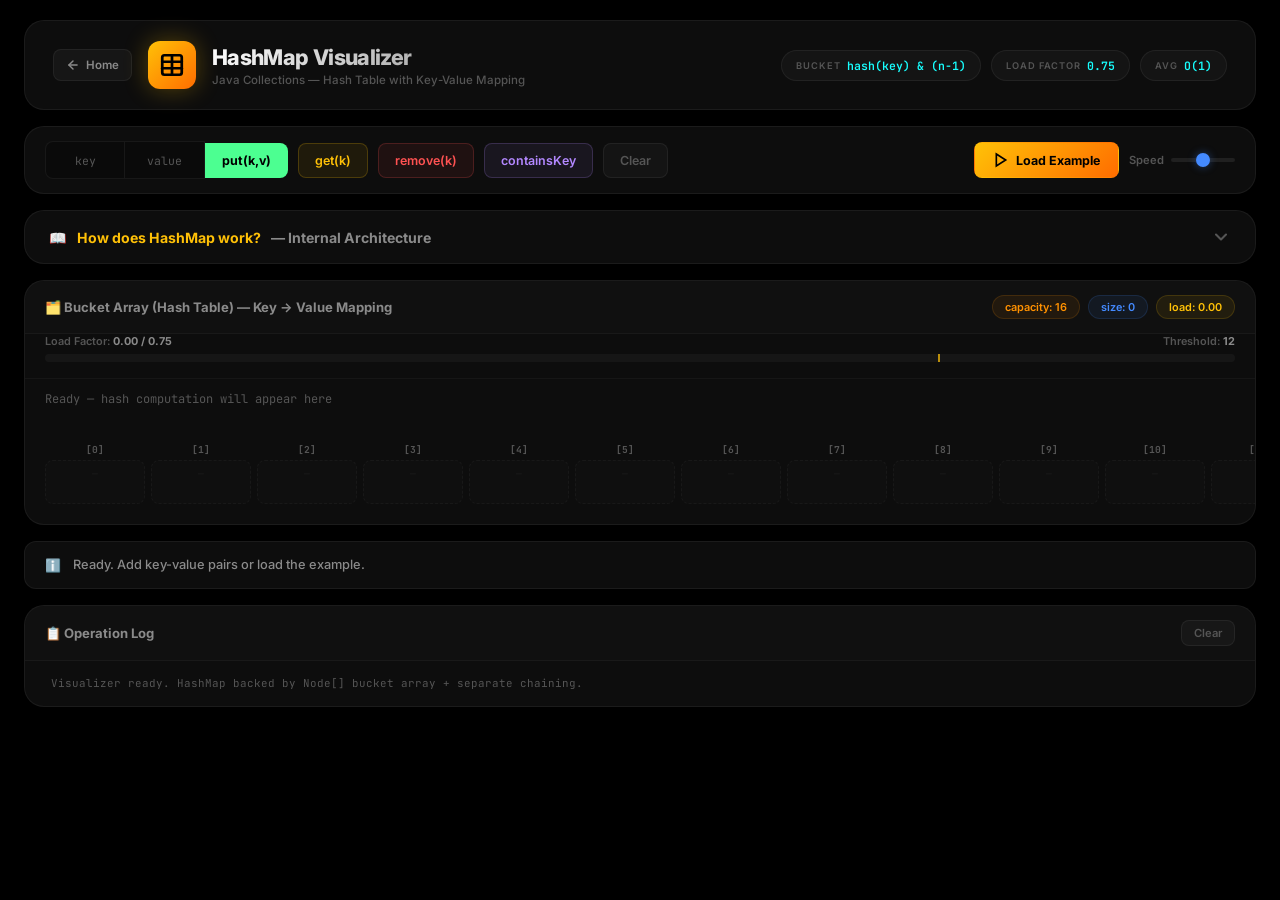
<file: HashMap/index.html>
<!DOCTYPE html>
<html lang="en">
<head>
    <meta charset="UTF-8">
    <link rel="icon" type="image/svg+xml" href="data:image/svg+xml,%3Csvg xmlns='http://www.w3.org/2000/svg' viewBox='0 0 64 64'%3E%3Cdefs%3E%3ClinearGradient id='j' x1='0' y1='0' x2='0' y2='1'%3E%3Cstop offset='0' stop-color='%23f89820'/%3E%3Cstop offset='1' stop-color='%23e25303'/%3E%3C/linearGradient%3E%3C/defs%3E%3Cpath d='M24 4c0 0 -4 12 8 16s12 12 4 20' fill='none' stroke='url(%23j)' stroke-width='3' stroke-linecap='round'/%3E%3Cpath d='M32 4c0 0 -4 12 8 16s12 12 4 20' fill='none' stroke='url(%23j)' stroke-width='3' stroke-linecap='round'/%3E%3Cpath d='M12 30h34v8c0 14-34 14-34 0z' fill='url(%23j)'/%3E%3Cpath d='M46 33h6c6 0 6 10 0 10h-6' fill='none' stroke='url(%23j)' stroke-width='3'/%3E%3Cpath d='M8 52h48' stroke='url(%23j)' stroke-width='3' stroke-linecap='round'/%3E%3Cpath d='M14 56h36' stroke='url(%23j)' stroke-width='3' stroke-linecap='round'/%3E%3C/svg%3E">
    <meta name="viewport" content="width=device-width, initial-scale=1.0">
    <title>HashMap Visualizer — Hash Table with Key-Value Pairs</title>
    <meta name="description" content="Interactive HashMap visualizer for Java. See bucket arrays, key-value pairs, hash computation, load factor, rehashing, and separate chaining in action.">
    <link href="https://fonts.googleapis.com/css2?family=Inter:wght@400;500;600;700;800;900&family=JetBrains+Mono:wght@400;500;600;700&display=swap" rel="stylesheet">
    <style>
:root{
    --bg-primary:#000;--bg-secondary:#0a0a0a;--bg-panel:#0d0d0d;
    --border:rgba(255,255,255,0.06);--border-subtle:rgba(255,255,255,0.04);--border-glow:rgba(255,255,255,0.12);
    --text-primary:#f0f0f0;--text-secondary:#8a8a8a;--text-muted:#555;
    --accent-green:#4cff91;--accent-green-bg:rgba(76,255,145,0.10);
    --accent-red:#ff5252;--accent-red-bg:rgba(255,82,82,0.08);
    --accent-blue:#448aff;--accent-blue-bg:rgba(68,138,255,0.08);
    --accent-amber:#ffc107;--accent-amber-bg:rgba(255,193,7,0.08);
    --accent-purple:#b388ff;--accent-purple-bg:rgba(179,136,255,0.08);
    --accent-cyan:#18ffff;--accent-cyan-bg:rgba(24,255,255,0.08);
    --accent-teal:#64ffda;--accent-orange:#ff9100;
    --radius-sm:8px;--radius-md:12px;--radius-lg:16px;--radius-xl:20px;--radius-full:999px;
    --shadow-md:0 4px 16px rgba(0,0,0,0.6);
    --font:'Inter',-apple-system,sans-serif;--font-mono:'JetBrains Mono','Fira Code',monospace;
    --transition:0.25s cubic-bezier(0.4,0,0.2,1);
}
*,*::before,*::after{box-sizing:border-box;margin:0;padding:0}
body{font-family:var(--font);background:var(--bg-primary);color:var(--text-primary);min-height:100vh;overflow-x:hidden;-webkit-font-smoothing:antialiased}
.app{max-width:1440px;margin:0 auto;padding:20px 24px;display:flex;flex-direction:column;gap:16px}

.header{display:flex;align-items:center;justify-content:space-between;padding:20px 28px;background:var(--bg-panel);border:1px solid var(--border);border-radius:var(--radius-xl);flex-wrap:wrap;gap:16px;backdrop-filter:blur(20px)}
.header-left{display:flex;align-items:center;gap:16px}
.logo-icon{width:48px;height:48px;border-radius:var(--radius-md);background:linear-gradient(135deg,var(--accent-amber),#ff6d00);display:flex;align-items:center;justify-content:center;color:#000;box-shadow:0 0 24px rgba(255,193,7,0.3);transition:transform var(--transition)}
.logo-icon:hover{transform:scale(1.08) rotate(-3deg)}
.header h1{font-size:1.35rem;font-weight:800;letter-spacing:-0.03em;background:linear-gradient(135deg,#fff,#888);-webkit-background-clip:text;-webkit-text-fill-color:transparent;background-clip:text}
.subtitle{font-size:0.72rem;color:var(--text-muted);font-weight:500;margin-top:3px}
.header-right{display:flex;align-items:center;gap:10px;flex-wrap:wrap}
.formula-badge{display:flex;align-items:center;gap:6px;padding:7px 14px;background:rgba(255,255,255,0.03);border:1px solid var(--border);border-radius:var(--radius-full);font-size:0.72rem;transition:all var(--transition)}
.formula-badge:hover{background:rgba(255,255,255,0.06);border-color:var(--border-glow)}
.formula-label{color:var(--text-muted);font-weight:600;text-transform:uppercase;font-size:0.58rem;letter-spacing:0.1em}
.formula-badge code{font-family:var(--font-mono);color:var(--accent-cyan);font-weight:600;font-size:0.72rem}

.controls-bar{display:flex;align-items:center;justify-content:space-between;padding:14px 20px;background:var(--bg-panel);border:1px solid var(--border);border-radius:var(--radius-xl);gap:14px;flex-wrap:wrap;backdrop-filter:blur(20px)}
.controls-left,.controls-right{display:flex;align-items:center;gap:10px;flex-wrap:wrap}
.input-group{display:flex;align-items:center;gap:0}
.input-field{padding:9px 12px;background:var(--bg-secondary);border:1px solid var(--border);color:var(--text-primary);font-family:var(--font-mono);font-size:0.85rem;font-weight:600;outline:none;text-align:center;transition:border-color var(--transition);width:80px}
.input-field:focus{border-color:var(--accent-blue)}
.input-field::placeholder{color:var(--text-muted);font-weight:400;font-size:0.72rem}
.input-field:first-child{border-radius:var(--radius-sm) 0 0 var(--radius-sm)}
.input-field:nth-child(2){border-left:none;border-radius:0}
.input-field::-webkit-outer-spin-button,.input-field::-webkit-inner-spin-button{-webkit-appearance:none;margin:0}
.input-field[type=number]{-moz-appearance:textfield;appearance:textfield}

.btn{display:inline-flex;align-items:center;gap:7px;padding:9px 16px;font-family:var(--font);font-size:0.78rem;font-weight:600;border:1px solid transparent;border-radius:var(--radius-sm);cursor:pointer;transition:all var(--transition);white-space:nowrap;position:relative;overflow:hidden}
.btn::after{content:'';position:absolute;inset:0;background:linear-gradient(180deg,rgba(255,255,255,0.06) 0%,transparent 100%);pointer-events:none;opacity:0;transition:opacity var(--transition)}
.btn:hover::after{opacity:1}
.btn:active{transform:scale(0.96)}
.btn:disabled{opacity:0.3;cursor:not-allowed;pointer-events:none}
.btn-put{background:var(--accent-green);color:#000;font-weight:700;border-radius:0 var(--radius-sm) var(--radius-sm) 0}
.btn-put:hover{box-shadow:0 0 20px rgba(76,255,145,0.25)}
.btn-remove{background:var(--accent-red-bg);color:var(--accent-red);border:1px solid rgba(255,82,82,0.2)}
.btn-remove:hover{box-shadow:0 0 20px rgba(255,82,82,0.25)}
.btn-get{background:var(--accent-amber-bg);color:var(--accent-amber);border:1px solid rgba(255,193,7,0.2)}
.btn-get:hover{box-shadow:0 0 20px rgba(255,193,7,0.25)}
.btn-containskey{background:var(--accent-purple-bg);color:var(--accent-purple);border:1px solid rgba(179,136,255,0.2)}
.btn-containskey:hover{box-shadow:0 0 20px rgba(179,136,255,0.25)}
.btn-clear{background:rgba(255,255,255,0.03);color:var(--text-muted);border:1px solid var(--border)}
.btn-clear:hover{color:var(--text-secondary);background:rgba(255,255,255,0.06)}
.btn-sample{background:linear-gradient(135deg,var(--accent-amber),#ff6d00);color:#000;padding:9px 18px;font-weight:700}
.btn-sample:hover{box-shadow:0 0 24px rgba(255,193,7,0.3);filter:brightness(1.15)}
.btn-clear-log{background:rgba(255,255,255,0.03);color:var(--text-muted);border:1px solid var(--border);padding:5px 12px;font-size:0.7rem}
.speed-control{display:flex;align-items:center;gap:7px}
.speed-control label{font-size:0.7rem;color:var(--text-muted);font-weight:600}
.speed-control input[type="range"]{width:64px;height:4px;-webkit-appearance:none;appearance:none;background:rgba(255,255,255,0.08);border-radius:2px;outline:none}
.speed-control input[type="range"]::-webkit-slider-thumb{-webkit-appearance:none;width:14px;height:14px;border-radius:50%;background:var(--accent-blue);cursor:pointer;box-shadow:0 0 8px rgba(68,138,255,0.4)}

.panel{background:var(--bg-panel);border:1px solid var(--border);border-radius:var(--radius-xl);overflow:hidden;backdrop-filter:blur(20px)}
.panel-header{display:flex;align-items:center;justify-content:space-between;padding:14px 20px;border-bottom:1px solid var(--border-subtle);background:rgba(255,255,255,0.01);flex-wrap:wrap;gap:8px}
.panel-header h2{font-size:0.82rem;font-weight:700;color:var(--text-secondary)}
.badge{font-size:0.68rem;font-weight:600;padding:4px 12px;border-radius:var(--radius-full);border:1px solid}
.badge-blue{background:var(--accent-blue-bg);color:var(--accent-blue);border-color:rgba(68,138,255,0.15)}
.badge-green{background:var(--accent-green-bg);color:var(--accent-green);border-color:rgba(76,255,145,0.15)}
.badge-amber{background:var(--accent-amber-bg);color:var(--accent-amber);border-color:rgba(255,193,7,0.15)}
.badge-orange{background:rgba(255,145,0,0.08);color:var(--accent-orange);border-color:rgba(255,145,0,0.15)}

.lf-bar-wrap{margin:0 20px 16px;display:flex;flex-direction:column;gap:6px}
.lf-info{display:flex;justify-content:space-between;font-size:0.68rem;font-weight:600;color:var(--text-muted)}
.lf-info strong{color:var(--text-secondary)}
.lf-track{height:8px;background:rgba(255,255,255,0.04);border-radius:4px;overflow:hidden;position:relative}
.lf-fill{height:100%;border-radius:4px;transition:width 0.5s ease,background 0.3s ease;background:linear-gradient(90deg,var(--accent-green),var(--accent-teal))}
.lf-fill.warn{background:linear-gradient(90deg,var(--accent-amber),var(--accent-orange))}
.lf-fill.critical{background:linear-gradient(90deg,var(--accent-red),#ff1744)}
.lf-threshold{position:absolute;top:-1px;bottom:-1px;width:2px;background:var(--accent-amber);border-radius:1px;opacity:0.7}

.hash-display{padding:12px 20px;font-family:var(--font-mono);font-size:0.75rem;color:var(--text-secondary);border-top:1px solid var(--border-subtle);min-height:40px;display:flex;align-items:center;gap:8px;flex-wrap:wrap}
.hash-display .hl{color:var(--accent-cyan);font-weight:700}
.hash-display .op{color:var(--text-muted)}
.hash-display .result{color:var(--accent-green);font-weight:700}

.bucket-viewport{padding:20px;overflow-x:auto}
.bucket-grid{display:flex;gap:6px;min-width:fit-content;align-items:flex-start}
.bucket-col{display:flex;flex-direction:column;align-items:center;gap:0;min-width:100px}
.bucket-idx{font-family:var(--font-mono);font-size:0.6rem;font-weight:700;color:var(--text-muted);padding:4px 0;text-align:center}
.bucket-slot{width:100px;min-height:44px;border:1.5px solid rgba(255,255,255,0.08);border-radius:8px;background:rgba(255,255,255,0.02);display:flex;flex-direction:column;align-items:center;justify-content:flex-start;gap:0;transition:all 0.3s ease;padding:0;overflow:hidden}
.bucket-slot.empty{border-style:dashed;opacity:0.5}
.bucket-slot.hl-target{border-color:rgba(76,255,145,0.5);background:rgba(76,255,145,0.04);box-shadow:0 0 12px rgba(76,255,145,0.15)}
.bucket-slot.hl-search{border-color:rgba(255,193,7,0.5);background:rgba(255,193,7,0.04);box-shadow:0 0 12px rgba(255,193,7,0.15)}
.bucket-slot.hl-remove{border-color:rgba(255,82,82,0.5);background:rgba(255,82,82,0.04)}

.chain-node{width:100%;padding:6px 4px;text-align:center;font-family:var(--font-mono);font-size:0.72rem;font-weight:600;color:var(--text-primary);border-bottom:1px solid rgba(255,255,255,0.04);transition:all 0.3s ease;position:relative;line-height:1.4}
.chain-node:last-child{border-bottom:none}
.chain-node .kv-key{color:var(--accent-amber);font-weight:700}
.chain-node .kv-sep{color:var(--text-muted);margin:0 2px}
.chain-node .kv-val{color:var(--accent-cyan)}
.chain-node.hl-add{background:rgba(76,255,145,0.12);animation:nodeFlash .5s ease}
.chain-node.hl-found{background:rgba(255,193,7,0.12)}
.chain-node.hl-remove{background:rgba(255,82,82,0.12);opacity:0.6}
.chain-node.hl-traverse{background:rgba(68,138,255,0.08)}
.chain-arrow{width:100%;display:flex;justify-content:center;padding:0;line-height:1;font-size:0.5rem;color:var(--text-muted);opacity:0.4}
@keyframes nodeFlash{0%{transform:scale(0.8);opacity:0}50%{transform:scale(1.08)}100%{transform:scale(1);opacity:1}}

.rehash-overlay{position:fixed;inset:0;background:rgba(0,0,0,0.7);display:flex;align-items:center;justify-content:center;z-index:1000;backdrop-filter:blur(6px);opacity:0;pointer-events:none;transition:opacity 0.3s ease}
.rehash-overlay.active{opacity:1;pointer-events:auto}
.rehash-msg{padding:28px 40px;background:var(--bg-panel);border:1px solid rgba(255,193,7,0.3);border-radius:var(--radius-xl);text-align:center;box-shadow:0 0 40px rgba(255,193,7,0.15)}
.rehash-msg h3{font-size:1.1rem;font-weight:800;color:var(--accent-amber);margin-bottom:8px}
.rehash-msg p{font-size:0.82rem;color:var(--text-secondary)}

.info-bar{display:flex;align-items:center;gap:12px;padding:12px 20px;background:var(--bg-panel);border:1px solid var(--border);border-radius:var(--radius-md);font-size:0.8rem;color:var(--text-secondary);min-height:48px;transition:all 0.3s ease;backdrop-filter:blur(20px)}
.info-bar.action-add{border-color:rgba(76,255,145,0.2);background:rgba(76,255,145,0.03)}
.info-bar.action-remove{border-color:rgba(255,82,82,0.2);background:rgba(255,82,82,0.03)}
.info-bar.action-search{border-color:rgba(255,193,7,0.2);background:rgba(255,193,7,0.03)}
.info-bar.action-rehash{border-color:rgba(255,193,7,0.2);background:rgba(255,193,7,0.03)}
.info-text{font-weight:500;line-height:1.5}
.info-text strong{color:var(--text-primary);font-weight:700}

.log-panel{max-height:220px}
.log-container{padding:10px 16px;max-height:160px;overflow-y:auto;display:flex;flex-direction:column;gap:3px}
.log-container::-webkit-scrollbar{width:3px}
.log-container::-webkit-scrollbar-track{background:transparent}
.log-container::-webkit-scrollbar-thumb{background:rgba(255,255,255,0.08);border-radius:2px}
.log-entry{font-family:var(--font-mono);font-size:0.68rem;padding:4px 10px;border-radius:var(--radius-sm);line-height:1.6}
.log-entry.log-add{color:var(--accent-green);background:var(--accent-green-bg)}
.log-entry.log-remove{color:var(--accent-red);background:var(--accent-red-bg)}
.log-entry.log-search{color:var(--accent-amber);background:var(--accent-amber-bg)}
.log-entry.log-rehash{color:var(--accent-orange);background:rgba(255,145,0,0.08)}
.log-entry.log-info{color:var(--text-muted)}

/* Theory Section */
.theory-section{background:var(--bg-panel);border:1px solid var(--border);border-radius:var(--radius-xl);overflow:hidden;backdrop-filter:blur(20px)}
.theory-toggle{width:100%;display:flex;align-items:center;justify-content:space-between;padding:16px 24px;cursor:pointer;background:none;border:none;color:var(--text-primary);font-family:var(--font);transition:background var(--transition)}
.theory-toggle:hover{background:rgba(255,255,255,0.02)}
.theory-toggle h2{font-size:0.88rem;font-weight:700;display:flex;align-items:center;gap:10px;color:var(--text-secondary)}
.theory-toggle h2 .accent{color:var(--accent-amber)}
.toggle-chevron{width:20px;height:20px;color:var(--text-muted);transition:transform 0.3s ease}
.theory-section.open .toggle-chevron{transform:rotate(180deg)}
.theory-body{max-height:0;overflow:hidden;transition:max-height 0.5s cubic-bezier(0.4,0,0.2,1)}
.theory-section.open .theory-body{max-height:4000px}
.theory-inner{padding:0 24px 24px;display:flex;flex-direction:column;gap:20px}
.theory-grid{display:grid;grid-template-columns:1fr 1fr;gap:16px}
@media(max-width:800px){.theory-grid{grid-template-columns:1fr}}
.theory-card{background:rgba(255,255,255,0.02);border:1px solid var(--border);border-radius:var(--radius-lg);padding:20px;transition:border-color var(--transition)}
.theory-card:hover{border-color:var(--border-glow)}
.theory-card h3{font-size:0.82rem;font-weight:700;margin-bottom:10px;display:flex;align-items:center;gap:8px}
.theory-card h3 .icon{width:28px;height:28px;border-radius:var(--radius-sm);display:flex;align-items:center;justify-content:center;font-size:0.85rem;flex-shrink:0}
.theory-card p,.theory-card li{font-size:0.76rem;color:var(--text-secondary);line-height:1.7}
.theory-card ul{padding-left:16px;display:flex;flex-direction:column;gap:4px}
.theory-card code{font-family:var(--font-mono);font-size:0.72rem;color:var(--accent-cyan);background:rgba(24,255,255,0.06);padding:1px 6px;border-radius:4px}
.theory-full{grid-column:1/-1}
.complexity-table{width:100%;border-collapse:collapse;margin-top:8px}
.complexity-table th,.complexity-table td{padding:8px 12px;font-size:0.72rem;text-align:left;border-bottom:1px solid var(--border-subtle)}
.complexity-table th{color:var(--text-muted);font-weight:600;text-transform:uppercase;font-size:0.62rem;letter-spacing:0.08em}
.complexity-table td{font-family:var(--font-mono);color:var(--text-primary);font-weight:600}
.complexity-table td:first-child{font-family:var(--font);color:var(--text-secondary)}
.complexity-table .good{color:var(--accent-green)}
.complexity-table .warn{color:var(--accent-amber)}
.complexity-table .bad{color:var(--accent-red)}

@media(max-width:900px){.header,.controls-bar{flex-direction:column;align-items:flex-start}.controls-left,.controls-right{width:100%}}
@media(max-width:600px){.app{padding:12px 14px;gap:12px}.formula-badge{display:none}.bucket-col{min-width:72px}.bucket-slot{width:72px}.chain-node{font-size:0.62rem;padding:4px 2px}}
.home-link{display:inline-flex;align-items:center;gap:6px;padding:8px 12px;background:rgba(255,255,255,0.04);border:1px solid var(--border);border-radius:var(--radius-sm);color:var(--text-secondary);font-size:0.72rem;font-weight:600;text-decoration:none;transition:all var(--transition)}
.home-link:hover{background:rgba(255,255,255,0.08);color:var(--text-primary);border-color:var(--border-glow)}
    </style>
</head>
<body>
<div class="app">
    <header class="header">
        <div class="header-left">
            <a href="../index.html" class="home-link" aria-label="Back to Home" title="Back to Home">
                <svg width="14" height="14" viewBox="0 0 24 24" fill="none" stroke="currentColor" stroke-width="2.5" stroke-linecap="round" stroke-linejoin="round"><path d="M19 12H5"/><path d="m12 19-7-7 7-7"/></svg>
                Home
            </a>
            <div class="logo-icon">
                <svg width="26" height="26" viewBox="0 0 24 24" fill="none" stroke="currentColor" stroke-width="2.5" stroke-linecap="round" stroke-linejoin="round">
                    <rect x="3" y="3" width="18" height="18" rx="2"/><line x1="3" y1="9" x2="21" y2="9"/><line x1="3" y1="15" x2="21" y2="15"/><line x1="12" y1="3" x2="12" y2="21"/>
                </svg>
            </div>
            <div>
                <h1>HashMap Visualizer</h1>
                <p class="subtitle">Java Collections — Hash Table with Key-Value Mapping</p>
            </div>
        </div>
        <div class="header-right">
            <div class="formula-badge"><span class="formula-label">Bucket</span><code>hash(key) & (n-1)</code></div>
            <div class="formula-badge"><span class="formula-label">Load Factor</span><code>0.75</code></div>
            <div class="formula-badge"><span class="formula-label">Avg</span><code>O(1)</code></div>
        </div>
    </header>

    <!-- Controls -->
    <div class="controls-bar">
        <div class="controls-left">
            <div class="input-group">
                <input type="number" id="keyInput" class="input-field" placeholder="key" min="-999" max="999">
                <input type="text" id="valInput" class="input-field" placeholder="value" maxlength="10">
                <button id="putBtn" class="btn btn-put">put(k,v)</button>
            </div>
            <button id="getBtn" class="btn btn-get">get(k)</button>
            <button id="removeBtn" class="btn btn-remove">remove(k)</button>
            <button id="containsKeyBtn" class="btn btn-containskey">containsKey</button>
            <button id="clearBtn" class="btn btn-clear">Clear</button>
        </div>
        <div class="controls-right">
            <button id="sampleBtn" class="btn btn-sample">
                <svg width="16" height="16" viewBox="0 0 24 24" fill="none" stroke="currentColor" stroke-width="2.5"><polygon points="5 3 19 12 5 21 5 3"/></svg>
                Load Example
            </button>
            <div class="speed-control"><label>Speed</label><input type="range" id="speedSlider" min="1" max="5" value="3" step="1"></div>
        </div>
    </div>

    <!-- Theory Section -->
    <div class="theory-section" id="theorySection">
        <button class="theory-toggle" id="theoryToggle" type="button">
            <h2>📖 <span class="accent">How does HashMap work?</span> — Internal Architecture</h2>
            <svg class="toggle-chevron" viewBox="0 0 24 24" fill="none" stroke="currentColor" stroke-width="2.5" stroke-linecap="round" stroke-linejoin="round"><polyline points="6 9 12 15 18 9"/></svg>
        </button>
        <div class="theory-body">
            <div class="theory-inner">
                <div class="theory-grid">
                    <div class="theory-card">
                        <h3><span class="icon" style="background:var(--accent-amber-bg);color:var(--accent-amber)">#️⃣</span> Hash Table Array</h3>
                        <p style="margin-bottom:10px">HashMap stores entries (key-value pairs) in an array of "buckets" called <code>Node&lt;K,V&gt;[] table</code>:</p>
                        <ul>
                            <li><strong>Hash code</strong> of the KEY determines the bucket index</li>
                            <li><strong>Bucket Index:</strong> <code>hash(key) & (capacity - 1)</code> — a bitwise AND for speed</li>
                            <li>Default initial capacity is <code>16</code>, always a power of 2</li>
                            <li>Each entry stores: <code>hash</code>, <code>key</code>, <code>value</code>, <code>next</code></li>
                        </ul>
                    </div>
                    <div class="theory-card">
                        <h3><span class="icon" style="background:var(--accent-red-bg);color:var(--accent-red)">⚡</span> Collision Handling</h3>
                        <p style="margin-bottom:10px">When two keys hash to the same bucket, HashMap uses <strong>separate chaining</strong>:</p>
                        <ul>
                            <li><strong>Linked List:</strong> Multiple entries chain via <code>next</code> pointers</li>
                            <li><strong>Java 8+ Treeification:</strong> When a chain exceeds <code>8</code> nodes, it converts to a Red-Black Tree (O(log n) lookup)</li>
                            <li>When the tree shrinks below <code>6</code> nodes, it converts back to a linked list</li>
                            <li>Good hash distribution keeps chains short → O(1) amortized</li>
                        </ul>
                    </div>
                    <div class="theory-card">
                        <h3><span class="icon" style="background:var(--accent-blue-bg);color:var(--accent-blue)">📈</span> Load Factor & Rehashing</h3>
                        <p style="margin-bottom:10px"><code>Load Factor = size / capacity</code>. When threshold is exceeded → rehash!</p>
                        <ul>
                            <li><strong>Default Load Factor:</strong> <code>0.75</code> (75% full)</li>
                            <li><strong>Threshold:</strong> <code>capacity × loadFactor</code> (e.g., 16 × 0.75 = 12)</li>
                            <li><strong>Rehashing:</strong> Create new array <strong>2×</strong> the size, re-hash ALL entries</li>
                            <li>Rehashing is O(n) but happens rarely — amortized O(1) per put</li>
                        </ul>
                    </div>
                    <div class="theory-card">
                        <h3><span class="icon" style="background:rgba(255,145,0,0.1);color:#ff9100">☕</span> Java HashMap vs HashSet</h3>
                        <ul>
                            <li><code>HashSet</code> is backed by <code>HashMap</code> internally — elements are keys with a dummy <code>PRESENT</code> value</li>
                            <li>HashMap allows <strong>one null key</strong> (stored at bucket 0) and <strong>multiple null values</strong></li>
                            <li><strong>Not ordered:</strong> iteration order is unpredictable</li>
                            <li><strong>Not thread-safe:</strong> use <code>ConcurrentHashMap</code> for concurrency</li>
                            <li><strong>Keys must override</strong> <code>hashCode()</code> and <code>equals()</code> properly</li>
                        </ul>
                    </div>
                    <div class="theory-card theory-full">
                        <h3><span class="icon" style="background:rgba(255,255,255,0.05);color:var(--text-primary)">⚙️</span> Common Methods & Time Complexity</h3>
                        <table class="complexity-table">
                            <thead><tr><th>Method</th><th>Description</th><th>Avg Time</th><th>Worst</th></tr></thead>
                            <tbody>
                                <tr><td><code>V put(K key, V value)</code></td><td>Inserts or updates a key-value pair</td><td class="good">O(1)</td><td class="warn">O(n)</td></tr>
                                <tr><td><code>V get(Object key)</code></td><td>Returns value for key, or null</td><td class="good">O(1)</td><td class="warn">O(n)</td></tr>
                                <tr><td><code>V remove(Object key)</code></td><td>Removes entry for key</td><td class="good">O(1)</td><td class="warn">O(n)</td></tr>
                                <tr><td><code>boolean containsKey(Object key)</code></td><td>Checks if key exists</td><td class="good">O(1)</td><td class="warn">O(n)</td></tr>
                                <tr><td><code>boolean containsValue(Object v)</code></td><td>Checks if value exists (scans all)</td><td class="bad">O(n)</td><td class="bad">O(n)</td></tr>
                                <tr><td><code>int size()</code></td><td>Returns number of entries</td><td class="good">O(1)</td><td class="good">O(1)</td></tr>
                            </tbody>
                        </table>
                        <p style="margin-top:10px;font-size:0.65rem;color:var(--text-muted)">* Worst case O(n) occurs when all keys collide into same bucket. Java 8+ mitigates to O(log n) using tree bins.</p>
                    </div>
                </div>
            </div>
        </div>
    </div>

    <!-- Bucket Table Panel -->
    <div class="panel">
        <div class="panel-header">
            <h2>🗂️ Bucket Array (Hash Table) — Key → Value Mapping</h2>
            <div style="display:flex;gap:8px;align-items:center;flex-wrap:wrap">
                <span class="badge badge-orange" id="capLabel">capacity: 16</span>
                <span class="badge badge-blue" id="sizeLabel">size: 0</span>
                <span class="badge badge-amber" id="lfLabel">load: 0.00</span>
            </div>
        </div>
        <div class="lf-bar-wrap">
            <div class="lf-info">
                <span>Load Factor: <strong id="lfValue">0.00 / 0.75</strong></span>
                <span>Threshold: <strong id="threshValue">12</strong></span>
            </div>
            <div class="lf-track">
                <div class="lf-fill" id="lfFill" style="width:0%"></div>
                <div class="lf-threshold" id="lfThresh" style="left:75%"></div>
            </div>
        </div>
        <div class="hash-display" id="hashDisplay">
            <span class="op">Ready — hash computation will appear here</span>
        </div>
        <div class="bucket-viewport" id="bucketViewport">
            <div class="bucket-grid" id="bucketGrid"></div>
        </div>
    </div>

    <!-- Info Bar -->
    <div class="info-bar" id="infoBar">
        <div>ℹ️</div>
        <div class="info-text" id="infoText">Ready. Add key-value pairs or load the example.</div>
    </div>

    <!-- Log -->
    <div class="panel log-panel">
        <div class="panel-header">
            <h2>📋 Operation Log</h2>
            <button id="clearLogBtn" class="btn btn-clear-log">Clear</button>
        </div>
        <div class="log-container" id="logContainer">
            <div class="log-entry log-info">Visualizer ready. HashMap backed by Node<K,V>[] bucket array + separate chaining.</div>
        </div>
    </div>
</div>

<!-- Rehash Overlay -->
<div class="rehash-overlay" id="rehashOverlay">
    <div class="rehash-msg">
        <h3>🔄 Rehashing...</h3>
        <p id="rehashText">Doubling capacity and redistributing all entries.</p>
    </div>
</div>

<script>
/* ===== SimHashMap — separate chaining ===== */
class SimHashMap {
    constructor() {
        this.capacity = 16;
        this.loadFactor = 0.75;
        this.buckets = new Array(this.capacity).fill(null).map(() => []);
        this._size = 0;
    }
    get size() { return this._size; }
    get threshold() { return Math.floor(this.capacity * this.loadFactor); }
    get currentLoadFactor() { return this._size / this.capacity; }

    _hash(key) {
        let h = key | 0;
        h = h ^ (h >>> 16);
        return h;
    }
    _bucketIdx(key) {
        return (this._hash(key) & (this.capacity - 1));
    }

    put(key, val) {
        const idx = this._bucketIdx(key);
        const chain = this.buckets[idx];
        for (let i = 0; i < chain.length; i++) {
            if (chain[i].key === key) {
                const oldVal = chain[i].val;
                chain[i].val = val;
                return { placed: true, updated: true, oldVal, idx, chainPos: i, rehashed: false };
            }
        }
        chain.push({ key, val });
        this._size++;
        if (this._size > this.threshold) {
            const oldCap = this.capacity;
            this._rehash();
            const newIdx = this._bucketIdx(key);
            return { placed: true, updated: false, idx, newIdx, rehashed: true, oldCap, newCap: this.capacity };
        }
        return { placed: true, updated: false, idx, rehashed: false };
    }

    get(key) {
        const idx = this._bucketIdx(key);
        const chain = this.buckets[idx];
        for (let i = 0; i < chain.length; i++) {
            if (chain[i].key === key) return { found: true, val: chain[i].val, idx, chainPos: i };
        }
        return { found: false, idx };
    }

    remove(key) {
        const idx = this._bucketIdx(key);
        const chain = this.buckets[idx];
        for (let i = 0; i < chain.length; i++) {
            if (chain[i].key === key) {
                const removed = chain.splice(i, 1)[0];
                this._size--;
                return { removed: true, val: removed.val, idx, chainPos: i };
            }
        }
        return { removed: false, idx };
    }

    containsKey(key) {
        return this.get(key).found;
    }

    _rehash() {
        const old = this.buckets;
        this.capacity *= 2;
        this.buckets = new Array(this.capacity).fill(null).map(() => []);
        this._size = 0;
        for (const chain of old) {
            for (const entry of chain) {
                const idx = this._bucketIdx(entry.key);
                this.buckets[idx].push({ key: entry.key, val: entry.val });
                this._size++;
            }
        }
    }

    clear() {
        this.capacity = 16;
        this.buckets = new Array(this.capacity).fill(null).map(() => []);
        this._size = 0;
    }

    allEntries() {
        const entries = [];
        for (const chain of this.buckets) {
            for (const e of chain) entries.push(e);
        }
        return entries;
    }
}

/* ===== Visualizer ===== */
(function() {
    'use strict';
    const $ = id => document.getElementById(id);
    const keyInput=$('keyInput'),valInput=$('valInput');
    const putBtn=$('putBtn'),getBtn=$('getBtn'),removeBtn=$('removeBtn'),containsKeyBtn=$('containsKeyBtn');
    const clearBtn=$('clearBtn'),sampleBtn=$('sampleBtn'),clearLogBtn=$('clearLogBtn'),speedSlider=$('speedSlider');
    const bucketGrid=$('bucketGrid'),hashDisplay=$('hashDisplay');
    const infoBar=$('infoBar'),infoText=$('infoText'),logContainer=$('logContainer');
    const capLabel=$('capLabel'),sizeLabel=$('sizeLabel'),lfLabel=$('lfLabel');
    const lfValue=$('lfValue'),threshValue=$('threshValue'),lfFill=$('lfFill'),lfThresh=$('lfThresh');
    const rehashOverlay=$('rehashOverlay'),rehashText=$('rehashText');
    const allBtns=[putBtn,getBtn,removeBtn,containsKeyBtn,clearBtn,sampleBtn];

    let hm = new SimHashMap();
    let animating = false;

    function getDelay(){const s=[1200,800,550,350,200];return s[parseInt(speedSlider.value)-1]||550}
    function setAnimating(v){animating=v;allBtns.forEach(b=>b.disabled=v);updateBtns()}
    function updateBtns(){[getBtn,removeBtn,containsKeyBtn].forEach(b=>b.disabled=animating||hm.size===0)}
    function logMsg(msg,type='info'){const e=document.createElement('div');e.className=`log-entry log-${type}`;const t=new Date().toLocaleTimeString('en-US',{hour12:false,hour:'2-digit',minute:'2-digit',second:'2-digit'});e.textContent=`[${t}] ${msg}`;logContainer.appendChild(e);logContainer.scrollTop=logContainer.scrollHeight}
    function setInfo(msg,cls=''){infoText.innerHTML=msg;infoBar.className='info-bar'+(cls?` action-${cls}`:'')}
    function sleep(ms){return new Promise(r=>setTimeout(r,ms))}

    function updateStats() {
        capLabel.textContent = `capacity: ${hm.capacity}`;
        sizeLabel.textContent = `size: ${hm.size}`;
        const lf = hm.currentLoadFactor;
        lfLabel.textContent = `load: ${lf.toFixed(2)}`;
        lfValue.textContent = `${lf.toFixed(2)} / ${hm.loadFactor}`;
        threshValue.textContent = hm.threshold;
        const pct = Math.min((lf / 1.0) * 100, 100);
        lfFill.style.width = pct + '%';
        lfFill.className = 'lf-fill' + (lf > 0.9 ? ' critical' : lf > 0.6 ? ' warn' : '');
        lfThresh.style.left = (hm.loadFactor * 100) + '%';
    }

    function showHash(key, idx) {
        const h = hm._hash(key);
        hashDisplay.innerHTML = `<span class="hl">key=${key}</span> <span class="op">→ hash =</span> <span class="hl">${h}</span> <span class="op">→</span> <span class="result">bucket[${idx}]</span>`;
    }

    function renderBuckets(hlBucket = -1, hlType = '', hlKey = null) {
        let html = '';
        for (let i = 0; i < hm.capacity; i++) {
            const chain = hm.buckets[i];
            const isHl = i === hlBucket;
            const isEmpty = chain.length === 0;
            let slotCls = isEmpty ? 'empty' : '';
            if (isHl) slotCls += ` hl-${hlType}`;
            html += `<div class="bucket-col"><div class="bucket-idx">[${i}]</div><div class="bucket-slot ${slotCls}">`;
            if (isEmpty) {
                html += `<div class="chain-node" style="color:var(--text-muted);opacity:0.3;font-size:0.6rem">—</div>`;
            } else {
                for (let j = 0; j < chain.length; j++) {
                    const e = chain[j];
                    let nodeCls = '';
                    if (isHl && e.key === hlKey) nodeCls = `hl-${hlType === 'target' ? 'add' : hlType === 'search' ? 'found' : 'remove'}`;
                    if (j > 0) html += '<div class="chain-arrow">↓</div>';
                    html += `<div class="chain-node ${nodeCls}"><span class="kv-key">${e.key}</span><span class="kv-sep">→</span><span class="kv-val">${e.val}</span></div>`;
                }
            }
            html += '</div></div>';
        }
        bucketGrid.innerHTML = html;
        updateStats();
    }

    function getKey(){const v=parseInt(keyInput.value);if(isNaN(v)){setInfo('⚠️ Enter a valid integer key.','');return null}return v}
    function getVal2(){return valInput.value.trim() || 'v'+keyInput.value}

    async function handlePut(){
        const k=getKey();if(k===null)return;
        const v=getVal2();
        setAnimating(true);
        const d=getDelay();
        const result = hm.put(k, v);
        const idx = result.rehashed ? result.newIdx : result.idx;
        showHash(k, idx);

        if (result.rehashed) {
            rehashText.textContent = `Capacity: ${result.oldCap} → ${result.newCap}. Redistributing ${hm.size} entries.`;
            rehashOverlay.classList.add('active');
            logMsg(`Rehash! capacity ${result.oldCap} → ${result.newCap}`, 'rehash');
            setInfo(`🔄 <strong>Rehash triggered!</strong> Size ${hm.size} exceeded threshold ${Math.floor(result.oldCap * 0.75)}. Capacity: ${result.oldCap} → <strong>${result.newCap}</strong>`, 'rehash');
            await sleep(d * 2);
            rehashOverlay.classList.remove('active');
            showHash(k, idx);
        }

        renderBuckets(idx, 'target', k);
        if (result.updated) {
            setInfo(`🔄 <strong>put(${k}, "${v}")</strong> — Updated existing key. Old value: "<strong>${result.oldVal}</strong>"`, 'add');
            logMsg(`put(${k}, "${v}") → updated (was "${result.oldVal}"). bucket[${idx}]`, 'add');
        } else {
            setInfo(`✅ <strong>put(${k}, "${v}")</strong> → bucket[<strong>${idx}</strong>]. Size: <strong>${hm.size}</strong>`, 'add');
            logMsg(`put(${k}, "${v}") → bucket[${idx}]. size=${hm.size}`, 'add');
        }
        await sleep(d);
        renderBuckets(); keyInput.value=''; valInput.value=''; keyInput.focus(); setAnimating(false);
    }

    async function handleGet(){
        const k=getKey();if(k===null)return;
        setAnimating(true);
        const d=getDelay();
        const r = hm.get(k);
        showHash(k, r.idx);
        if (r.found) {
            renderBuckets(r.idx, 'search', k);
            setInfo(`✅ <strong>get(${k})</strong> → "<strong>${r.val}</strong>". Found at bucket[${r.idx}].`, 'search');
            logMsg(`get(${k}) → "${r.val}"`, 'search');
        } else {
            renderBuckets(r.idx, 'search');
            setInfo(`❌ <strong>get(${k})</strong> → <strong>null</strong>. Key not found.`, 'search');
            logMsg(`get(${k}) → null`, 'search');
        }
        await sleep(d * 1.5);
        renderBuckets(); setAnimating(false);
    }

    async function handleRemove(){
        const k=getKey();if(k===null)return;
        setAnimating(true);
        const d=getDelay();
        const r = hm.get(k);
        if (!r.found) {
            showHash(k, r.idx);
            setInfo(`⚠️ <strong>remove(${k})</strong> — Key not found.`, 'search');
            logMsg(`remove(${k}) → null`, 'search');
            await sleep(d);
            renderBuckets(); setAnimating(false); return;
        }
        showHash(k, r.idx);
        renderBuckets(r.idx, 'remove', k);
        setInfo(`🗑️ Found <strong>${k} → "${r.val}"</strong> at bucket[${r.idx}]. Removing...`, 'remove');
        await sleep(d);
        hm.remove(k);
        logMsg(`remove(${k}) → "${r.val}". size=${hm.size}`, 'remove');
        setInfo(`🗑️ <strong>remove(${k})</strong> — Removed. Size: <strong>${hm.size}</strong>`, 'remove');
        await sleep(d * 0.5);
        renderBuckets(); keyInput.value=''; keyInput.focus(); setAnimating(false);
    }

    async function handleContainsKey(){
        const k=getKey();if(k===null)return;
        setAnimating(true);
        const d=getDelay();
        const r = hm.get(k);
        showHash(k, r.idx);
        if (r.found) {
            renderBuckets(r.idx, 'search', k);
            setInfo(`✅ <strong>containsKey(${k})</strong> → <strong>true</strong>. Found at bucket[${r.idx}].`, 'search');
            logMsg(`containsKey(${k}) → true`, 'search');
        } else {
            setInfo(`❌ <strong>containsKey(${k})</strong> → <strong>false</strong>.`, 'search');
            logMsg(`containsKey(${k}) → false`, 'search');
        }
        await sleep(d * 1.5);
        renderBuckets(); setAnimating(false);
    }

    function handleClear(){
        hm.clear();
        hashDisplay.innerHTML = '<span class="op">Ready — hash computation will appear here</span>';
        logMsg('clear()', 'info');
        setInfo('🧹 HashMap cleared. Capacity reset to 16.', '');
        renderBuckets();
    }

    async function handleSample(){
        hm.clear(); renderBuckets();
        setAnimating(true);
        const entries = [
            [1,'India'],[2,'USA'],[3,'UK'],[17,'Japan'],[5,'Germany'],
            [6,'France'],[21,'Brazil'],[8,'Canada'],[9,'Australia'],[10,'Italy'],
            [11,'Spain'],[33,'China'],[13,'Korea']
        ];
        logMsg(`Loading: ${entries.length} entries`, 'info');
        const d = getDelay();
        for (const [k,v] of entries) {
            const result = hm.put(k, v);
            const idx = result.rehashed ? result.newIdx : result.idx;
            showHash(k, idx);
            if (result.rehashed) {
                rehashText.textContent = `Capacity: ${result.oldCap} → ${result.newCap}`;
                rehashOverlay.classList.add('active');
                logMsg(`Rehash! ${result.oldCap} → ${result.newCap}`, 'rehash');
                await sleep(d);
                rehashOverlay.classList.remove('active');
                showHash(k, idx);
            }
            renderBuckets(idx, 'target', k);
            logMsg(`put(${k}, "${v}") → bucket[${idx}]`, 'add');
            await sleep(d * 0.4);
            renderBuckets();
            await sleep(60);
        }
        setInfo(`✅ Loaded ${hm.size} entries. Try <strong>get(1)</strong> or <strong>put(1, "Bharat")</strong> to update!`, 'add');
        renderBuckets(); setAnimating(false);
    }

    /* Events */
    keyInput.addEventListener('keydown',e=>{if(e.key==='Enter'&&!animating){valInput.focus();if(valInput.value.trim())handlePut()}});
    valInput.addEventListener('keydown',e=>{if(e.key==='Enter'&&!animating)handlePut()});
    putBtn.addEventListener('click',handlePut);
    getBtn.addEventListener('click',handleGet);
    removeBtn.addEventListener('click',handleRemove);
    containsKeyBtn.addEventListener('click',handleContainsKey);
    clearBtn.addEventListener('click',handleClear);
    sampleBtn.addEventListener('click',handleSample);
    clearLogBtn.addEventListener('click',()=>{logContainer.innerHTML='';logMsg('Log cleared.','info')});

    /* Theory toggle */
    const theorySection = $('theorySection'), theoryToggle = $('theoryToggle');
    theoryToggle.addEventListener('click', () => theorySection.classList.toggle('open'));

    renderBuckets();
})();
</script>
</body>
</html>
</file>
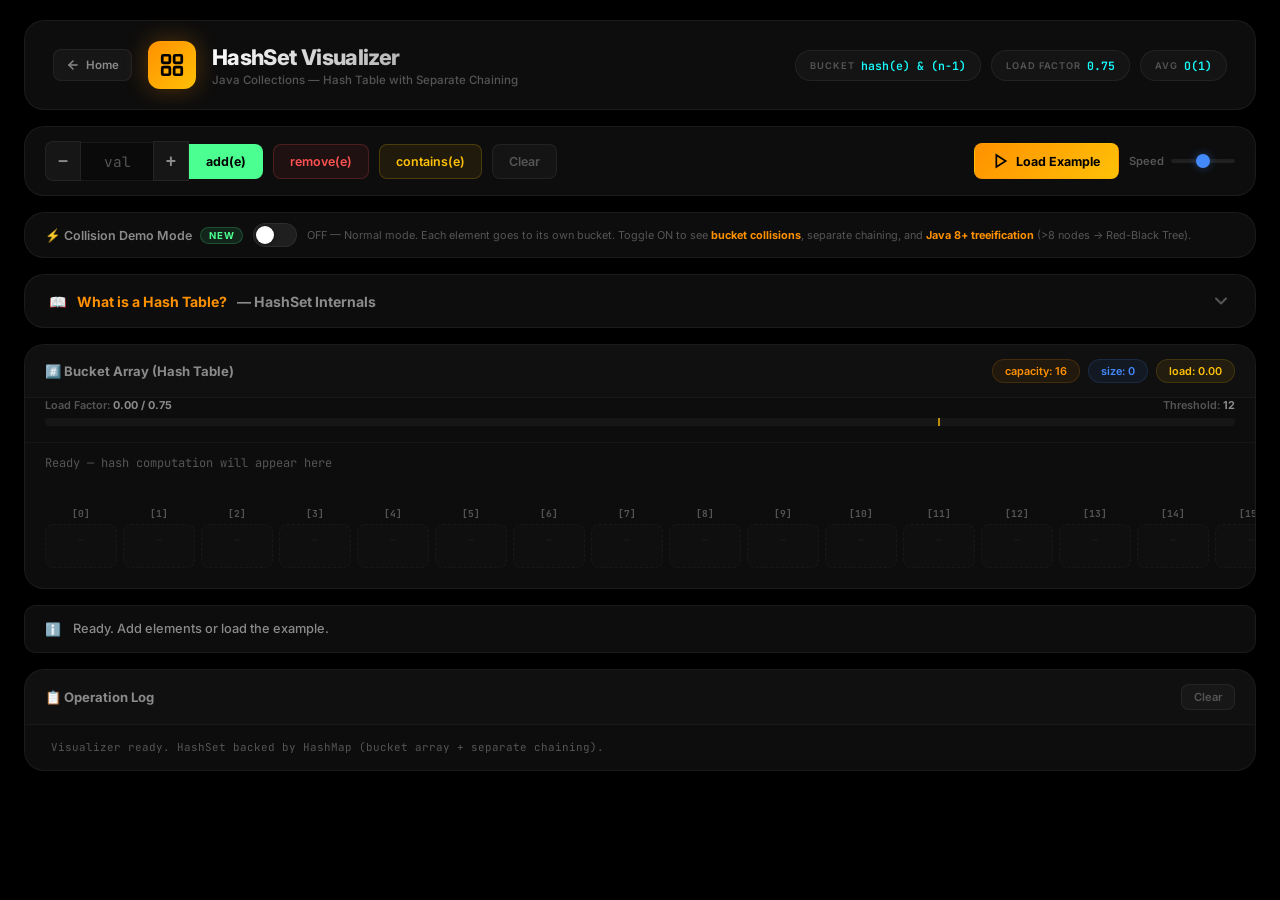
<file: HashSet/index.html>
<!DOCTYPE html>
<html lang="en">
<head>
    <meta charset="UTF-8">
    <link rel="icon" type="image/svg+xml" href="data:image/svg+xml,%3Csvg xmlns='http://www.w3.org/2000/svg' viewBox='0 0 64 64'%3E%3Cdefs%3E%3ClinearGradient id='j' x1='0' y1='0' x2='0' y2='1'%3E%3Cstop offset='0' stop-color='%23f89820'/%3E%3Cstop offset='1' stop-color='%23e25303'/%3E%3C/linearGradient%3E%3C/defs%3E%3Cpath d='M24 4c0 0 -4 12 8 16s12 12 4 20' fill='none' stroke='url(%23j)' stroke-width='3' stroke-linecap='round'/%3E%3Cpath d='M32 4c0 0 -4 12 8 16s12 12 4 20' fill='none' stroke='url(%23j)' stroke-width='3' stroke-linecap='round'/%3E%3Cpath d='M12 30h34v8c0 14-34 14-34 0z' fill='url(%23j)'/%3E%3Cpath d='M46 33h6c6 0 6 10 0 10h-6' fill='none' stroke='url(%23j)' stroke-width='3'/%3E%3Cpath d='M8 52h48' stroke='url(%23j)' stroke-width='3' stroke-linecap='round'/%3E%3Cpath d='M14 56h36' stroke='url(%23j)' stroke-width='3' stroke-linecap='round'/%3E%3C/svg%3E">
    <meta name="viewport" content="width=device-width, initial-scale=1.0">
    <title>HashSet Visualizer — Hash Table with Bucket Array</title>
    <meta name="description" content="Interactive hash table visualizer for Java HashSet. See bucket arrays, hash computation, load factor threshold, rehashing, separate chaining collisions, and Java 8+ treeification.">
    <link href="https://fonts.googleapis.com/css2?family=Inter:wght@400;500;600;700;800;900&family=JetBrains+Mono:wght@400;500;600;700&display=swap" rel="stylesheet">
    <style>
:root{
    --bg-primary:#000;--bg-secondary:#0a0a0a;--bg-panel:#0d0d0d;
    --border:rgba(255,255,255,0.06);--border-subtle:rgba(255,255,255,0.04);--border-glow:rgba(255,255,255,0.12);
    --text-primary:#f0f0f0;--text-secondary:#8a8a8a;--text-muted:#555;
    --accent-green:#4cff91;--accent-green-bg:rgba(76,255,145,0.10);
    --accent-red:#ff5252;--accent-red-bg:rgba(255,82,82,0.08);
    --accent-blue:#448aff;--accent-blue-bg:rgba(68,138,255,0.08);
    --accent-amber:#ffc107;--accent-amber-bg:rgba(255,193,7,0.08);
    --accent-purple:#b388ff;--accent-purple-bg:rgba(179,136,255,0.08);
    --accent-cyan:#18ffff;--accent-cyan-bg:rgba(24,255,255,0.08);
    --accent-teal:#64ffda;--accent-orange:#ff9100;
    --rbt-red:#e53935;--rbt-black:#333;
    --radius-sm:8px;--radius-md:12px;--radius-lg:16px;--radius-xl:20px;--radius-full:999px;
    --shadow-md:0 4px 16px rgba(0,0,0,0.6);
    --font:'Inter',-apple-system,sans-serif;--font-mono:'JetBrains Mono','Fira Code',monospace;
    --transition:0.25s cubic-bezier(0.4,0,0.2,1);
}
*,*::before,*::after{box-sizing:border-box;margin:0;padding:0}
body{font-family:var(--font);background:var(--bg-primary);color:var(--text-primary);min-height:100vh;overflow-x:hidden;-webkit-font-smoothing:antialiased}
.app{max-width:1440px;margin:0 auto;padding:20px 24px;display:flex;flex-direction:column;gap:16px}

.header{display:flex;align-items:center;justify-content:space-between;padding:20px 28px;background:var(--bg-panel);border:1px solid var(--border);border-radius:var(--radius-xl);flex-wrap:wrap;gap:16px;backdrop-filter:blur(20px)}
.header-left{display:flex;align-items:center;gap:16px}
.logo-icon{width:48px;height:48px;border-radius:var(--radius-md);background:linear-gradient(135deg,var(--accent-orange),var(--accent-amber));display:flex;align-items:center;justify-content:center;color:#000;box-shadow:0 0 24px rgba(255,145,0,0.3);transition:transform var(--transition)}
.logo-icon:hover{transform:scale(1.08) rotate(-3deg)}
.header h1{font-size:1.35rem;font-weight:800;letter-spacing:-0.03em;background:linear-gradient(135deg,#fff,#888);-webkit-background-clip:text;-webkit-text-fill-color:transparent;background-clip:text}
.subtitle{font-size:0.72rem;color:var(--text-muted);font-weight:500;margin-top:3px}
.header-right{display:flex;align-items:center;gap:10px;flex-wrap:wrap}
.formula-badge{display:flex;align-items:center;gap:6px;padding:7px 14px;background:rgba(255,255,255,0.03);border:1px solid var(--border);border-radius:var(--radius-full);font-size:0.72rem;transition:all var(--transition)}
.formula-badge:hover{background:rgba(255,255,255,0.06);border-color:var(--border-glow)}
.formula-label{color:var(--text-muted);font-weight:600;text-transform:uppercase;font-size:0.58rem;letter-spacing:0.1em}
.formula-badge code{font-family:var(--font-mono);color:var(--accent-cyan);font-weight:600;font-size:0.72rem}

.controls-bar{display:flex;align-items:center;justify-content:space-between;padding:14px 20px;background:var(--bg-panel);border:1px solid var(--border);border-radius:var(--radius-xl);gap:14px;flex-wrap:wrap;backdrop-filter:blur(20px)}
.controls-left,.controls-right{display:flex;align-items:center;gap:10px;flex-wrap:wrap}
.input-group{display:flex;align-items:center;gap:0}
.stepper-btn{width:36px;height:40px;display:flex;align-items:center;justify-content:center;background:rgba(255,255,255,0.04);border:1px solid var(--border);color:var(--text-secondary);cursor:pointer;transition:all var(--transition);font-size:1.1rem;font-weight:600;user-select:none}
.stepper-btn:first-child{border-radius:var(--radius-sm) 0 0 var(--radius-sm)}
.stepper-btn:hover{background:rgba(255,255,255,0.08);color:var(--text-primary)}
.stepper-btn:active{transform:scale(0.95)}
.input-group input{width:72px;padding:9px 8px;background:var(--bg-secondary);border:1px solid var(--border);border-left:none;border-right:none;color:var(--text-primary);font-family:var(--font-mono);font-size:0.9rem;font-weight:700;outline:none;text-align:center;transition:border-color var(--transition)}
.input-group input:focus{border-color:var(--accent-blue)}
.input-group input::placeholder{color:var(--text-muted);font-weight:400}
.input-group input::-webkit-outer-spin-button,.input-group input::-webkit-inner-spin-button{-webkit-appearance:none;margin:0}
.input-group input[type=number]{-moz-appearance:textfield;appearance:textfield}

.btn{display:inline-flex;align-items:center;gap:7px;padding:9px 16px;font-family:var(--font);font-size:0.78rem;font-weight:600;border:1px solid transparent;border-radius:var(--radius-sm);cursor:pointer;transition:all var(--transition);white-space:nowrap;position:relative;overflow:hidden}
.btn::after{content:'';position:absolute;inset:0;background:linear-gradient(180deg,rgba(255,255,255,0.06) 0%,transparent 100%);pointer-events:none;opacity:0;transition:opacity var(--transition)}
.btn:hover::after{opacity:1}
.btn:active{transform:scale(0.96)}
.btn:disabled{opacity:0.3;cursor:not-allowed;pointer-events:none}
.btn-add{background:var(--accent-green);color:#000;font-weight:700;border-radius:0 var(--radius-sm) var(--radius-sm) 0}
.btn-add:hover{box-shadow:0 0 20px rgba(76,255,145,0.25)}
.btn-remove{background:var(--accent-red-bg);color:var(--accent-red);border:1px solid rgba(255,82,82,0.2)}
.btn-remove:hover{box-shadow:0 0 20px rgba(255,82,82,0.25)}
.btn-contains{background:var(--accent-amber-bg);color:var(--accent-amber);border:1px solid rgba(255,193,7,0.2)}
.btn-contains:hover{box-shadow:0 0 20px rgba(255,193,7,0.25)}
.btn-clear{background:rgba(255,255,255,0.03);color:var(--text-muted);border:1px solid var(--border)}
.btn-clear:hover{color:var(--text-secondary);background:rgba(255,255,255,0.06)}
.btn-sample{background:linear-gradient(135deg,var(--accent-orange),var(--accent-amber));color:#000;padding:9px 18px;font-weight:700}
.btn-sample:hover{box-shadow:0 0 24px rgba(255,145,0,0.3);filter:brightness(1.15)}
.btn-clear-log{background:rgba(255,255,255,0.03);color:var(--text-muted);border:1px solid var(--border);padding:5px 12px;font-size:0.7rem}
.speed-control{display:flex;align-items:center;gap:7px}
.speed-control label{font-size:0.7rem;color:var(--text-muted);font-weight:600}
.speed-control input[type="range"]{width:64px;height:4px;-webkit-appearance:none;appearance:none;background:rgba(255,255,255,0.08);border-radius:2px;outline:none}
.speed-control input[type="range"]::-webkit-slider-thumb{-webkit-appearance:none;width:14px;height:14px;border-radius:50%;background:var(--accent-blue);cursor:pointer;box-shadow:0 0 8px rgba(68,138,255,0.4)}

/* Collision Toggle */
.collision-toggle{display:flex;align-items:center;gap:10px;padding:10px 20px;background:var(--bg-panel);border:1px solid var(--border);border-radius:var(--radius-xl);backdrop-filter:blur(20px);flex-wrap:wrap}
.collision-toggle .toggle-label{font-size:0.78rem;font-weight:600;color:var(--text-secondary);display:flex;align-items:center;gap:8px}
.collision-toggle .toggle-label .tag{font-size:0.6rem;font-weight:700;padding:2px 8px;border-radius:var(--radius-full);text-transform:uppercase;letter-spacing:0.08em}
.tag-new{background:rgba(76,255,145,0.1);color:var(--accent-green);border:1px solid rgba(76,255,145,0.2)}
.toggle-switch{position:relative;width:44px;height:24px;cursor:pointer}
.toggle-switch input{display:none}
.toggle-track{position:absolute;inset:0;background:rgba(255,255,255,0.08);border-radius:12px;transition:background 0.3s ease;border:1px solid var(--border)}
.toggle-switch input:checked+.toggle-track{background:var(--accent-orange);border-color:rgba(255,145,0,0.3)}
.toggle-thumb{position:absolute;top:3px;left:3px;width:18px;height:18px;border-radius:50%;background:#fff;transition:transform 0.3s ease;box-shadow:0 1px 4px rgba(0,0,0,0.3)}
.toggle-switch input:checked~.toggle-thumb{transform:translateX(20px)}
.collision-info{font-size:0.68rem;color:var(--text-muted);line-height:1.5;flex:1;min-width:200px}
.collision-info strong{color:var(--accent-orange)}

.panel{background:var(--bg-panel);border:1px solid var(--border);border-radius:var(--radius-xl);overflow:hidden;backdrop-filter:blur(20px)}
.panel-header{display:flex;align-items:center;justify-content:space-between;padding:14px 20px;border-bottom:1px solid var(--border-subtle);background:rgba(255,255,255,0.01);flex-wrap:wrap;gap:8px}
.panel-header h2{font-size:0.82rem;font-weight:700;color:var(--text-secondary)}
.badge{font-size:0.68rem;font-weight:600;padding:4px 12px;border-radius:var(--radius-full);border:1px solid}
.badge-blue{background:var(--accent-blue-bg);color:var(--accent-blue);border-color:rgba(68,138,255,0.15)}
.badge-green{background:var(--accent-green-bg);color:var(--accent-green);border-color:rgba(76,255,145,0.15)}
.badge-amber{background:var(--accent-amber-bg);color:var(--accent-amber);border-color:rgba(255,193,7,0.15)}
.badge-orange{background:rgba(255,145,0,0.08);color:var(--accent-orange);border-color:rgba(255,145,0,0.15)}

.lf-bar-wrap{margin:0 20px 16px;display:flex;flex-direction:column;gap:6px}
.lf-info{display:flex;justify-content:space-between;font-size:0.68rem;font-weight:600;color:var(--text-muted)}
.lf-info strong{color:var(--text-secondary)}
.lf-track{height:8px;background:rgba(255,255,255,0.04);border-radius:4px;overflow:hidden;position:relative}
.lf-fill{height:100%;border-radius:4px;transition:width 0.5s ease,background 0.3s ease;background:linear-gradient(90deg,var(--accent-green),var(--accent-teal))}
.lf-fill.warn{background:linear-gradient(90deg,var(--accent-amber),var(--accent-orange))}
.lf-fill.critical{background:linear-gradient(90deg,var(--accent-red),#ff1744)}
.lf-threshold{position:absolute;top:-1px;bottom:-1px;width:2px;background:var(--accent-amber);border-radius:1px;opacity:0.7}

.hash-display{padding:12px 20px;font-family:var(--font-mono);font-size:0.75rem;color:var(--text-secondary);border-top:1px solid var(--border-subtle);min-height:40px;display:flex;align-items:center;gap:8px;flex-wrap:wrap}
.hash-display .hl{color:var(--accent-cyan);font-weight:700}
.hash-display .op{color:var(--text-muted)}
.hash-display .result{color:var(--accent-green);font-weight:700}

.bucket-viewport{padding:20px;overflow-x:auto}
.bucket-grid{display:flex;gap:6px;min-width:fit-content;align-items:flex-start}
.bucket-col{display:flex;flex-direction:column;align-items:center;gap:0;min-width:72px}
.bucket-idx{font-family:var(--font-mono);font-size:0.6rem;font-weight:700;color:var(--text-muted);padding:4px 0;text-align:center}
.bucket-slot{width:72px;min-height:44px;border:1.5px solid rgba(255,255,255,0.08);border-radius:8px;background:rgba(255,255,255,0.02);display:flex;flex-direction:column;align-items:center;justify-content:flex-start;gap:0;transition:all 0.3s ease;padding:0;overflow:hidden}
.bucket-slot.empty{border-style:dashed;opacity:0.5}
.bucket-slot.hl-target{border-color:rgba(76,255,145,0.5);background:rgba(76,255,145,0.04);box-shadow:0 0 12px rgba(76,255,145,0.15)}
.bucket-slot.hl-search{border-color:rgba(255,193,7,0.5);background:rgba(255,193,7,0.04);box-shadow:0 0 12px rgba(255,193,7,0.15)}
.bucket-slot.hl-remove{border-color:rgba(255,82,82,0.5);background:rgba(255,82,82,0.04)}
.bucket-slot.treeified{border-color:rgba(229,57,53,0.4);background:rgba(229,57,53,0.04);box-shadow:0 0 12px rgba(229,57,53,0.1)}

.chain-node{width:100%;padding:8px 4px;text-align:center;font-family:var(--font-mono);font-size:0.8rem;font-weight:700;color:var(--text-primary);border-bottom:1px solid rgba(255,255,255,0.04);transition:all 0.3s ease;position:relative}
.chain-node:last-child{border-bottom:none}
.chain-node.hl-add{background:rgba(76,255,145,0.12);color:var(--accent-green);animation:nodeFlash .5s ease}
.chain-node.hl-found{background:rgba(255,193,7,0.12);color:var(--accent-amber)}
.chain-node.hl-remove{background:rgba(255,82,82,0.12);color:var(--accent-red);opacity:0.6}
.chain-node.hl-traverse{background:rgba(68,138,255,0.08);color:var(--accent-blue)}
.chain-arrow{width:100%;display:flex;justify-content:center;padding:0;line-height:1;font-size:0.5rem;color:var(--text-muted);opacity:0.4}
@keyframes nodeFlash{0%{transform:scale(0.8);opacity:0}50%{transform:scale(1.08)}100%{transform:scale(1);opacity:1}}

/* Chain count badge */
.chain-count{font-size:0.52rem;font-weight:700;color:var(--text-muted);padding:2px 6px;border-radius:4px;background:rgba(255,255,255,0.04);margin-top:2px;font-family:var(--font-mono);display:inline-block}
.chain-count.warn{color:var(--accent-amber);background:var(--accent-amber-bg)}
.chain-count.tree{color:var(--rbt-red);background:rgba(229,57,53,0.1)}

/* Tree indicator */
.tree-badge{display:flex;align-items:center;gap:4px;justify-content:center;padding:4px 6px;font-size:0.5rem;font-weight:700;color:var(--rbt-red);background:rgba(229,57,53,0.08);border-top:1px solid rgba(229,57,53,0.15);font-family:var(--font-mono);letter-spacing:0.03em}
.tree-badge .rb-dot{width:8px;height:8px;border-radius:50%;display:inline-block}
.rb-dot.red{background:var(--rbt-red);box-shadow:0 0 6px rgba(229,57,53,0.4)}
.rb-dot.black{background:var(--rbt-black);border:1px solid rgba(255,255,255,0.15)}

/* Treeification alert */
.tree-alert{display:flex;align-items:center;gap:10px;padding:10px 20px;background:rgba(229,57,53,0.04);border:1px solid rgba(229,57,53,0.2);border-radius:var(--radius-md);font-size:0.78rem;color:var(--text-secondary);transition:all 0.3s ease;backdrop-filter:blur(20px)}
.tree-alert.hidden{display:none}
.tree-alert strong{color:var(--rbt-red)}
.tree-alert code{font-family:var(--font-mono);font-size:0.72rem;color:var(--accent-cyan);background:rgba(24,255,255,0.06);padding:1px 6px;border-radius:4px}

.rehash-overlay{position:fixed;inset:0;background:rgba(0,0,0,0.7);display:flex;align-items:center;justify-content:center;z-index:1000;backdrop-filter:blur(6px);opacity:0;pointer-events:none;transition:opacity 0.3s ease}
.rehash-overlay.active{opacity:1;pointer-events:auto}
.rehash-msg{padding:28px 40px;background:var(--bg-panel);border:1px solid rgba(255,145,0,0.3);border-radius:var(--radius-xl);text-align:center;box-shadow:0 0 40px rgba(255,145,0,0.15)}
.rehash-msg h3{font-size:1.1rem;font-weight:800;color:var(--accent-orange);margin-bottom:8px}
.rehash-msg p{font-size:0.82rem;color:var(--text-secondary)}

.info-bar{display:flex;align-items:center;gap:12px;padding:12px 20px;background:var(--bg-panel);border:1px solid var(--border);border-radius:var(--radius-md);font-size:0.8rem;color:var(--text-secondary);min-height:48px;transition:all 0.3s ease;backdrop-filter:blur(20px)}
.info-bar.action-add{border-color:rgba(76,255,145,0.2);background:rgba(76,255,145,0.03)}
.info-bar.action-remove{border-color:rgba(255,82,82,0.2);background:rgba(255,82,82,0.03)}
.info-bar.action-search{border-color:rgba(255,193,7,0.2);background:rgba(255,193,7,0.03)}
.info-bar.action-rehash{border-color:rgba(255,145,0,0.2);background:rgba(255,145,0,0.03)}
.info-bar.action-tree{border-color:rgba(229,57,53,0.2);background:rgba(229,57,53,0.03)}
.info-text{font-weight:500;line-height:1.5}
.info-text strong{color:var(--text-primary);font-weight:700}

.log-panel{max-height:220px}
.log-container{padding:10px 16px;max-height:160px;overflow-y:auto;display:flex;flex-direction:column;gap:3px}
.log-container::-webkit-scrollbar{width:3px}
.log-container::-webkit-scrollbar-track{background:transparent}
.log-container::-webkit-scrollbar-thumb{background:rgba(255,255,255,0.08);border-radius:2px}
.log-entry{font-family:var(--font-mono);font-size:0.68rem;padding:4px 10px;border-radius:var(--radius-sm);line-height:1.6}
.log-entry.log-add{color:var(--accent-green);background:var(--accent-green-bg)}
.log-entry.log-remove{color:var(--accent-red);background:var(--accent-red-bg)}
.log-entry.log-search{color:var(--accent-amber);background:var(--accent-amber-bg)}
.log-entry.log-rehash{color:var(--accent-orange);background:rgba(255,145,0,0.08)}
.log-entry.log-tree{color:var(--rbt-red);background:rgba(229,57,53,0.08)}
.log-entry.log-info{color:var(--text-muted)}

/* Theory Section */
.theory-section{background:var(--bg-panel);border:1px solid var(--border);border-radius:var(--radius-xl);overflow:hidden;backdrop-filter:blur(20px)}
.theory-toggle{width:100%;display:flex;align-items:center;justify-content:space-between;padding:16px 24px;cursor:pointer;background:none;border:none;color:var(--text-primary);font-family:var(--font);transition:background var(--transition)}
.theory-toggle:hover{background:rgba(255,255,255,0.02)}
.theory-toggle h2{font-size:0.88rem;font-weight:700;display:flex;align-items:center;gap:10px;color:var(--text-secondary)}
.theory-toggle h2 .accent{color:var(--accent-orange)}
.toggle-chevron{width:20px;height:20px;color:var(--text-muted);transition:transform 0.3s ease}
.theory-section.open .toggle-chevron{transform:rotate(180deg)}
.theory-body{max-height:0;overflow:hidden;transition:max-height 0.5s cubic-bezier(0.4,0,0.2,1)}
.theory-section.open .theory-body{max-height:4500px}
.theory-inner{padding:0 24px 24px;display:flex;flex-direction:column;gap:20px}
.theory-grid{display:grid;grid-template-columns:1fr 1fr;gap:16px}
@media(max-width:800px){.theory-grid{grid-template-columns:1fr}}
.theory-card{background:rgba(255,255,255,0.02);border:1px solid var(--border);border-radius:var(--radius-lg);padding:20px;transition:border-color var(--transition)}
.theory-card:hover{border-color:var(--border-glow)}
.theory-card h3{font-size:0.82rem;font-weight:700;margin-bottom:10px;display:flex;align-items:center;gap:8px}
.theory-card h3 .icon{width:28px;height:28px;border-radius:var(--radius-sm);display:flex;align-items:center;justify-content:center;font-size:0.85rem;flex-shrink:0}
.theory-card p,.theory-card li{font-size:0.76rem;color:var(--text-secondary);line-height:1.7}
.theory-card ul{padding-left:16px;display:flex;flex-direction:column;gap:4px}
.theory-card code{font-family:var(--font-mono);font-size:0.72rem;color:var(--accent-cyan);background:rgba(24,255,255,0.06);padding:1px 6px;border-radius:4px}
.theory-full{grid-column:1/-1}
.complexity-table{width:100%;border-collapse:collapse;margin-top:8px}
.complexity-table th,.complexity-table td{padding:8px 12px;font-size:0.72rem;text-align:left;border-bottom:1px solid var(--border-subtle)}
.complexity-table th{color:var(--text-muted);font-weight:600;text-transform:uppercase;font-size:0.62rem;letter-spacing:0.08em}
.complexity-table td{font-family:var(--font-mono);color:var(--text-primary);font-weight:600}
.complexity-table td:first-child{font-family:var(--font);color:var(--text-secondary)}
.complexity-table .good{color:var(--accent-green)}
.complexity-table .warn{color:var(--accent-amber)}
.complexity-table .bad{color:var(--accent-red)}

@media(max-width:900px){.header,.controls-bar{flex-direction:column;align-items:flex-start}.controls-left,.controls-right{width:100%}}
@media(max-width:600px){.app{padding:12px 14px;gap:12px}.formula-badge{display:none}.bucket-col{min-width:56px}.bucket-slot{width:56px}.chain-node{font-size:0.7rem;padding:6px 2px}}
.home-link{display:inline-flex;align-items:center;gap:6px;padding:8px 12px;background:rgba(255,255,255,0.04);border:1px solid var(--border);border-radius:var(--radius-sm);color:var(--text-secondary);font-size:0.72rem;font-weight:600;text-decoration:none;transition:all var(--transition)}
.home-link:hover{background:rgba(255,255,255,0.08);color:var(--text-primary);border-color:var(--border-glow)}
    </style>
</head>
<body>
<div class="app">
    <header class="header">
        <div class="header-left">
            <a href="../index.html" class="home-link" aria-label="Back to Home" title="Back to Home">
                <svg width="14" height="14" viewBox="0 0 24 24" fill="none" stroke="currentColor" stroke-width="2.5" stroke-linecap="round" stroke-linejoin="round"><path d="M19 12H5"/><path d="m12 19-7-7 7-7"/></svg>
                Home
            </a>
            <div class="logo-icon">
                <svg width="26" height="26" viewBox="0 0 24 24" fill="none" stroke="currentColor" stroke-width="2.5" stroke-linecap="round" stroke-linejoin="round">
                    <rect x="3" y="3" width="7" height="7" rx="1"/><rect x="14" y="3" width="7" height="7" rx="1"/>
                    <rect x="3" y="14" width="7" height="7" rx="1"/><rect x="14" y="14" width="7" height="7" rx="1"/>
                </svg>
            </div>
            <div>
                <h1>HashSet Visualizer</h1>
                <p class="subtitle">Java Collections — Hash Table with Separate Chaining</p>
            </div>
        </div>
        <div class="header-right">
            <div class="formula-badge"><span class="formula-label">Bucket</span><code>hash(e) & (n-1)</code></div>
            <div class="formula-badge"><span class="formula-label">Load Factor</span><code>0.75</code></div>
            <div class="formula-badge"><span class="formula-label">Avg</span><code>O(1)</code></div>
        </div>
    </header>

    <!-- Controls -->
    <div class="controls-bar">
        <div class="controls-left">
            <div class="input-group">
                <button class="stepper-btn" id="decBtn" type="button">−</button>
                <input type="number" id="valueInput" placeholder="val" min="-999" max="999">
                <button class="stepper-btn" id="incBtn" type="button" style="border-radius:0">+</button>
                <button id="addBtn" class="btn btn-add">add(e)</button>
            </div>
            <button id="removeBtn" class="btn btn-remove">remove(e)</button>
            <button id="containsBtn" class="btn btn-contains">contains(e)</button>
            <button id="clearBtn" class="btn btn-clear">Clear</button>
        </div>
        <div class="controls-right">
            <button id="sampleBtn" class="btn btn-sample">
                <svg width="16" height="16" viewBox="0 0 24 24" fill="none" stroke="currentColor" stroke-width="2.5"><polygon points="5 3 19 12 5 21 5 3"/></svg>
                Load Example
            </button>
            <div class="speed-control"><label>Speed</label><input type="range" id="speedSlider" min="1" max="5" value="3" step="1"></div>
        </div>
    </div>

    <!-- Collision Demo Toggle -->
    <div class="collision-toggle" id="collisionToggleBar">
        <span class="toggle-label">
            ⚡ Collision Demo Mode <span class="tag tag-new">NEW</span>
        </span>
        <label class="toggle-switch">
            <input type="checkbox" id="collisionSwitch">
            <span class="toggle-track"></span>
            <span class="toggle-thumb"></span>
        </label>
        <span class="collision-info" id="collisionInfo">
            OFF — Normal mode. Each element goes to its own bucket. Toggle ON to see <strong>bucket collisions</strong>, separate chaining, and <strong>Java 8+ treeification</strong> (>8 nodes → Red-Black Tree).
        </span>
    </div>

    <!-- Treeification Alert -->
    <div class="tree-alert hidden" id="treeAlert">
        🌲 <strong>Treeification!</strong> A bucket chain exceeded <code>TREEIFY_THRESHOLD = 8</code> nodes. Java converts the linked list into a <strong style="color:var(--rbt-red)">Red-Black Tree</strong> for O(log n) lookups instead of O(n). Untreeifies back to list when ≤ <code>6</code> nodes.
    </div>

    <!-- Theory Section -->
    <div class="theory-section" id="theorySection">
        <button class="theory-toggle" id="theoryToggle" type="button">
            <h2>📖 <span class="accent">What is a Hash Table?</span> — HashSet Internals</h2>
            <svg class="toggle-chevron" viewBox="0 0 24 24" fill="none" stroke="currentColor" stroke-width="2.5" stroke-linecap="round" stroke-linejoin="round"><polyline points="6 9 12 15 18 9"/></svg>
        </button>
        <div class="theory-body">
            <div class="theory-inner">
                <div class="theory-grid">
                    <div class="theory-card">
                        <h3><span class="icon" style="background:var(--accent-amber-bg);color:var(--accent-amber)">#️⃣</span> Hash Table Array</h3>
                        <p style="margin-bottom:10px">A HashSet stores elements in an array of "buckets". The index is computed using a hash function:</p>
                        <ul>
                            <li><strong>Hash code</strong> maps the object to an integer</li>
                            <li><strong>Modulo/Masking</strong> <code>hash & (capacity - 1)</code> maps the hash to an array index</li>
                            <li>Provides <code>O(1)</code> average time complexity for access, insert, and delete!</li>
                        </ul>
                    </div>
                    <div class="theory-card">
                        <h3><span class="icon" style="background:var(--accent-red-bg);color:var(--accent-red)">⚡</span> Collision & Separate Chaining</h3>
                        <p style="margin-bottom:10px">When two elements hash to the <strong>same bucket</strong>:</p>
                        <ul>
                            <li><strong>Separate Chaining:</strong> Multiple elements are stored in a linked list within the same bucket</li>
                            <li>Each node has a <code>next</code> pointer → forms a chain</li>
                            <li><strong>Java 8+ Treeification:</strong> When a chain exceeds <code>8</code> nodes, it converts to a <strong style="color:var(--rbt-red)">Red-Black Tree</strong></li>
                            <li>When elements are removed and chain drops ≤ <code>6</code>, it <strong>untreeifies</strong> back to a linked list</li>
                        </ul>
                    </div>
                    <div class="theory-card">
                        <h3><span class="icon" style="background:var(--accent-blue-bg);color:var(--accent-blue)">📈</span> Load Factor & Rehashing</h3>
                        <p style="margin-bottom:10px">As the set fills up, collisions become too frequent. <code>Load Factor = size / capacity</code>.</p>
                        <ul>
                            <li><strong>Default Load Factor Threshold:</strong> <code>0.75</code> (75% full)</li>
                            <li><strong>Rehashing:</strong> When threshold is exceeded, Java creates a new array <strong>2x the size</strong></li>
                            <li>All elements are re-hashed and moved, keeping chains short and restoring O(1) performance</li>
                        </ul>
                    </div>
                    <div class="theory-card">
                        <h3><span class="icon" style="background:rgba(255,145,0,0.1);color:#ff9100">☕</span> Java HashSet Caveats</h3>
                        <ul>
                            <li>Backed internally by a <code>HashMap</code> (elements are keys, values are dummy <code>PRESENT</code> objects)</li>
                            <li><strong>Unordered:</strong> Iteration order is unpredictable and changes after rehash</li>
                            <li>Accepts exactly one <code>null</code> element</li>
                            <li>Not thread-safe — use <code>ConcurrentHashMap.newKeySet()</code></li>
                            <li><strong>Must override</strong> <code>hashCode()</code> and <code>equals()</code> properly</li>
                        </ul>
                    </div>
                    <div class="theory-card theory-full">
                        <h3><span class="icon" style="background:rgba(255,255,255,0.05);color:var(--text-primary)">⚙️</span> Common Methods & Time Complexity</h3>
                        <table class="complexity-table">
                            <thead><tr><th>Method</th><th>Description</th><th>Avg Time</th><th>Worst (pre Java 8)</th><th>Worst (Java 8+)</th></tr></thead>
                            <tbody>
                                <tr><td><code>boolean add(E e)</code></td><td>Adds element if not present</td><td class="good">O(1)</td><td class="bad">O(n)</td><td class="warn">O(log n)*</td></tr>
                                <tr><td><code>boolean remove(Object o)</code></td><td>Removes element if present</td><td class="good">O(1)</td><td class="bad">O(n)</td><td class="warn">O(log n)*</td></tr>
                                <tr><td><code>boolean contains(Object o)</code></td><td>Checks if element exists</td><td class="good">O(1)</td><td class="bad">O(n)</td><td class="warn">O(log n)*</td></tr>
                                <tr><td><code>int size()</code></td><td>Returns number of elements</td><td class="good">O(1)</td><td class="good">O(1)</td><td class="good">O(1)</td></tr>
                            </tbody>
                        </table>
                        <p style="margin-top:10px;font-size:0.65rem;color:var(--text-muted)">* Java 8+ converts chains >8 to Red-Black Trees, improving worst case from O(n) to O(log n). Toggle "Collision Demo Mode" above to see this in action!</p>
                    </div>
                </div>
            </div>
        </div>
    </div>

    <!-- Bucket Table Panel -->
    <div class="panel">
        <div class="panel-header">
            <h2 id="bucketTitle">#️⃣ Bucket Array (Hash Table)</h2>
            <div style="display:flex;gap:8px;align-items:center;flex-wrap:wrap">
                <span class="badge badge-orange" id="capLabel">capacity: 16</span>
                <span class="badge badge-blue" id="sizeLabel">size: 0</span>
                <span class="badge badge-amber" id="lfLabel">load: 0.00</span>
            </div>
        </div>
        <div class="lf-bar-wrap">
            <div class="lf-info">
                <span>Load Factor: <strong id="lfValue">0.00 / 0.75</strong></span>
                <span>Threshold: <strong id="threshValue">12</strong></span>
            </div>
            <div class="lf-track">
                <div class="lf-fill" id="lfFill" style="width:0%"></div>
                <div class="lf-threshold" id="lfThresh" style="left:75%"></div>
            </div>
        </div>
        <div class="hash-display" id="hashDisplay">
            <span class="op">Ready — hash computation will appear here</span>
        </div>
        <div class="bucket-viewport" id="bucketViewport">
            <div class="bucket-grid" id="bucketGrid"></div>
        </div>
    </div>

    <!-- Info Bar -->
    <div class="info-bar" id="infoBar">
        <div>ℹ️</div>
        <div class="info-text" id="infoText">Ready. Add elements or load the example.</div>
    </div>

    <!-- Log -->
    <div class="panel log-panel">
        <div class="panel-header">
            <h2>📋 Operation Log</h2>
            <button id="clearLogBtn" class="btn btn-clear-log">Clear</button>
        </div>
        <div class="log-container" id="logContainer">
            <div class="log-entry log-info">Visualizer ready. HashSet backed by HashMap (bucket array + separate chaining).</div>
        </div>
    </div>
</div>

<!-- Rehash Overlay -->
<div class="rehash-overlay" id="rehashOverlay">
    <div class="rehash-msg">
        <h3>🔄 Rehashing...</h3>
        <p id="rehashText">Doubling capacity and redistributing all elements.</p>
    </div>
</div>

<script>
const TREEIFY_THRESHOLD = 8;
const UNTREEIFY_THRESHOLD = 6;

/* ===== SimHashSet — separate chaining with treeification ===== */
class SimHashSet {
    constructor(collisionMode = false) {
        this.capacity = 16;
        this.loadFactor = 0.75;
        this.buckets = new Array(this.capacity).fill(null).map(() => ({ type: 'list', items: [] }));
        this._size = 0;
        this.collisionMode = collisionMode;
    }
    get size() { return this._size; }
    get threshold() { return Math.floor(this.capacity * this.loadFactor); }
    get currentLoadFactor() { return this._size / this.capacity; }

    _hash(val) {
        if (this.collisionMode) {
            // In collision mode, force collisions by using modulo small number
            // Elements that differ by 16 go to the same bucket
            return val | 0;
        }
        let h = val | 0;
        h = h ^ (h >>> 16);
        return h;
    }

    _bucketIdx(val) {
        return (this._hash(val) & (this.capacity - 1));
    }

    add(val) {
        const idx = this._bucketIdx(val);
        const bucket = this.buckets[idx];
        // Check for duplicate
        if (bucket.items.includes(val)) {
            return { added: false, idx, duplicate: true, rehashed: false, treeified: false };
        }
        bucket.items.push(val);
        this._size++;

        // Check treeification
        let treeified = false;
        if (bucket.items.length > TREEIFY_THRESHOLD && bucket.type === 'list') {
            bucket.type = 'tree';
            bucket.items.sort((a, b) => a - b);
            treeified = true;
        }

        // Check rehash
        if (this._size > this.threshold) {
            const oldCap = this.capacity;
            this._rehash();
            const newIdx = this._bucketIdx(val);
            return { added: true, idx, newIdx, rehashed: true, oldCap, newCap: this.capacity, treeified };
        }
        return { added: true, idx, rehashed: false, treeified, chainLen: bucket.items.length };
    }

    remove(val) {
        const idx = this._bucketIdx(val);
        const bucket = this.buckets[idx];
        const pos = bucket.items.indexOf(val);
        if (pos === -1) return { removed: false, idx };
        bucket.items.splice(pos, 1);
        this._size--;
        // Check untreeification
        let untreeified = false;
        if (bucket.type === 'tree' && bucket.items.length <= UNTREEIFY_THRESHOLD) {
            bucket.type = 'list';
            untreeified = true;
        }
        return { removed: true, idx, untreeified };
    }

    contains(val) {
        const idx = this._bucketIdx(val);
        const bucket = this.buckets[idx];
        const found = bucket.items.includes(val);
        return { found, idx, chainLen: bucket.items.length, bucketType: bucket.type };
    }

    _rehash() {
        const old = this.buckets;
        this.capacity *= 2;
        this.buckets = new Array(this.capacity).fill(null).map(() => ({ type: 'list', items: [] }));
        this._size = 0;
        for (const bucket of old) {
            for (const val of bucket.items) {
                const idx = this._bucketIdx(val);
                this.buckets[idx].items.push(val);
                this._size++;
            }
        }
        // Re-check treeification for new buckets
        for (const bucket of this.buckets) {
            if (bucket.items.length > TREEIFY_THRESHOLD) {
                bucket.type = 'tree';
                bucket.items.sort((a, b) => a - b);
            }
        }
    }

    clear() {
        this.capacity = 16;
        this.buckets = new Array(this.capacity).fill(null).map(() => ({ type: 'list', items: [] }));
        this._size = 0;
    }

    allElements() {
        const elems = [];
        for (const b of this.buckets) for (const v of b.items) elems.push(v);
        return elems;
    }

    maxChainLen() {
        return Math.max(0, ...this.buckets.map(b => b.items.length));
    }

    hasTreeBucket() {
        return this.buckets.some(b => b.type === 'tree');
    }
}

/* ===== Visualizer ===== */
(function() {
    'use strict';
    const $ = id => document.getElementById(id);
    const decBtn=$('decBtn'),incBtn=$('incBtn'),valueInput=$('valueInput');
    const addBtn=$('addBtn'),removeBtn=$('removeBtn'),containsBtn=$('containsBtn');
    const clearBtn=$('clearBtn'),sampleBtn=$('sampleBtn'),clearLogBtn=$('clearLogBtn'),speedSlider=$('speedSlider');
    const bucketGrid=$('bucketGrid'),hashDisplay=$('hashDisplay');
    const infoBar=$('infoBar'),infoText=$('infoText'),logContainer=$('logContainer');
    const capLabel=$('capLabel'),sizeLabel=$('sizeLabel'),lfLabel=$('lfLabel');
    const lfValue=$('lfValue'),threshValue=$('threshValue'),lfFill=$('lfFill'),lfThresh=$('lfThresh');
    const rehashOverlay=$('rehashOverlay'),rehashText=$('rehashText');
    const collisionSwitch=$('collisionSwitch'),collisionInfo=$('collisionInfo');
    const treeAlert=$('treeAlert');
    const allBtns=[addBtn,removeBtn,containsBtn,clearBtn,sampleBtn];

    let hs = new SimHashSet(false);
    let animating = false;
    let collisionMode = false;

    function getDelay(){const s=[1200,800,550,350,200];return s[parseInt(speedSlider.value)-1]||550}
    function setAnimating(v){animating=v;allBtns.forEach(b=>b.disabled=v);updateBtns()}
    function updateBtns(){[removeBtn,containsBtn].forEach(b=>b.disabled=animating||hs.size===0)}
    function logMsg(msg,type='info'){const e=document.createElement('div');e.className=`log-entry log-${type}`;const t=new Date().toLocaleTimeString('en-US',{hour12:false,hour:'2-digit',minute:'2-digit',second:'2-digit'});e.textContent=`[${t}] ${msg}`;logContainer.appendChild(e);logContainer.scrollTop=logContainer.scrollHeight}
    function setInfo(msg,cls=''){infoText.innerHTML=msg;infoBar.className='info-bar'+(cls?` action-${cls}`:'')}
    function sleep(ms){return new Promise(r=>setTimeout(r,ms))}

    function updateStats() {
        capLabel.textContent = `capacity: ${hs.capacity}`;
        sizeLabel.textContent = `size: ${hs.size}`;
        const lf = hs.currentLoadFactor;
        lfLabel.textContent = `load: ${lf.toFixed(2)}`;
        lfValue.textContent = `${lf.toFixed(2)} / ${hs.loadFactor}`;
        threshValue.textContent = hs.threshold;
        const pct = Math.min((lf / 1.0) * 100, 100);
        lfFill.style.width = pct + '%';
        lfFill.className = 'lf-fill' + (lf > 0.9 ? ' critical' : lf > 0.6 ? ' warn' : '');
        lfThresh.style.left = (hs.loadFactor * 100) + '%';
        // Tree alert
        if (hs.hasTreeBucket()) treeAlert.classList.remove('hidden');
        else treeAlert.classList.add('hidden');
    }

    function showHash(val, idx) {
        const h = hs._hash(val);
        hashDisplay.innerHTML = `<span class="hl">${val}</span> <span class="op">→ hash =</span> <span class="hl">${h}</span> <span class="op">→</span> <span class="result">bucket[${idx}]</span>`;
    }

    /* ===== Render Buckets — supports chaining & tree ===== */
    function renderBuckets(hlBucket = -1, hlType = '', hlVal = null) {
        let html = '';
        for (let i = 0; i < hs.capacity; i++) {
            const bucket = hs.buckets[i];
            const chain = bucket.items;
            const isHl = i === hlBucket;
            const isEmpty = chain.length === 0;
            const isTree = bucket.type === 'tree';
            let slotCls = isEmpty ? 'empty' : '';
            if (isHl) slotCls += ` hl-${hlType}`;
            if (isTree) slotCls += ' treeified';
            html += `<div class="bucket-col"><div class="bucket-idx">[${i}]</div><div class="bucket-slot ${slotCls}">`;
            if (isEmpty) {
                html += `<div class="chain-node" style="color:var(--text-muted);opacity:0.3;font-size:0.6rem">—</div>`;
            } else {
                for (let j = 0; j < chain.length; j++) {
                    const v = chain[j];
                    let nodeCls = '';
                    if (isHl && v === hlVal) nodeCls = `hl-${hlType === 'target' ? 'add' : hlType === 'search' ? 'found' : 'remove'}`;
                    if (j > 0) html += '<div class="chain-arrow">↓</div>';
                    html += `<div class="chain-node ${nodeCls}">${v}</div>`;
                }
                // Show chain length badge for chains > 1
                if (chain.length > 1) {
                    const countCls = isTree ? 'tree' : chain.length >= 7 ? 'warn' : '';
                    html += `<div class="chain-count ${countCls}">${chain.length} nodes</div>`;
                }
                // Tree badge
                if (isTree) {
                    html += `<div class="tree-badge"><span class="rb-dot red"></span><span class="rb-dot black"></span> RBT</div>`;
                }
            }
            html += '</div></div>';
        }
        bucketGrid.innerHTML = html;
        updateStats();
    }

    /* ===== Handlers ===== */
    function getVal(){const v=parseInt(valueInput.value);if(isNaN(v)){setInfo('⚠️ Enter a valid integer.','');return null}return v}

    async function handleAdd(){
        const v=getVal();if(v===null)return;
        setAnimating(true);
        const d=getDelay();
        const result = hs.add(v);
        const idx = result.rehashed ? result.newIdx : result.idx;
        showHash(v, result.rehashed ? hs._bucketIdx(v) : result.idx);

        if (result.duplicate) {
            renderBuckets(result.idx, 'search', v);
            setInfo(`⚠️ <strong>${v}</strong> already exists at bucket[${result.idx}]. Set rejects duplicates.`, 'search');
            logMsg(`add(${v}) → false (duplicate)`, 'search');
            await sleep(d);
            renderBuckets(); setAnimating(false); return;
        }

        if (result.rehashed) {
            rehashText.textContent = `Capacity: ${result.oldCap} → ${result.newCap}. Redistributing ${hs.size} elements.`;
            rehashOverlay.classList.add('active');
            logMsg(`Rehash! capacity ${result.oldCap} → ${result.newCap}`, 'rehash');
            setInfo(`🔄 <strong>Rehash triggered!</strong> Size ${hs.size} exceeded threshold. Capacity: ${result.oldCap} → <strong>${result.newCap}</strong>`, 'rehash');
            await sleep(d * 2);
            rehashOverlay.classList.remove('active');
            const newIdx = hs._bucketIdx(v);
            showHash(v, newIdx);
            renderBuckets(newIdx, 'target', v);
        } else {
            renderBuckets(result.idx, 'target', v);
        }

        if (result.treeified) {
            logMsg(`🌲 Treeified! bucket[${result.idx}] chain > ${TREEIFY_THRESHOLD} → Red-Black Tree`, 'tree');
            setInfo(`🌲 <strong>Treeified!</strong> bucket[<strong>${result.idx}</strong>] now has > ${TREEIFY_THRESHOLD} elements. Converted to <strong style="color:var(--rbt-red)">Red-Black Tree</strong> for O(log n) lookup!`, 'tree');
        } else {
            const chainInfo = result.chainLen > 1 ? ` Chain length: <strong>${result.chainLen}</strong>` : '';
            setInfo(`✅ <strong>add(${v})</strong> → bucket[<strong>${result.rehashed ? hs._bucketIdx(v) : result.idx}</strong>]. Size: <strong>${hs.size}</strong>${chainInfo}`, 'add');
        }
        logMsg(`add(${v}) → true. bucket[${result.rehashed ? hs._bucketIdx(v) : result.idx}]. size=${hs.size}`, 'add');
        await sleep(d);
        renderBuckets(); valueInput.value=''; valueInput.focus(); setAnimating(false);
    }

    async function handleRemove(){
        const v=getVal();if(v===null)return;
        setAnimating(true);
        const d=getDelay();
        const probe = hs.contains(v);
        if (!probe.found) {
            setInfo(`⚠️ <strong>${v}</strong> not found in set.`, 'search');
            logMsg(`remove(${v}) → false`, 'search');
            await sleep(d);
            renderBuckets(); setAnimating(false); return;
        }
        showHash(v, probe.idx);
        renderBuckets(probe.idx, 'remove', v);
        setInfo(`🗑️ Found <strong>${v}</strong> at bucket[${probe.idx}]. Removing...`, 'remove');
        await sleep(d);
        const r = hs.remove(v);
        if (r.untreeified) {
            logMsg(`Untreeified! bucket[${r.idx}] chain ≤ ${UNTREEIFY_THRESHOLD} → back to Linked List`, 'tree');
        }
        logMsg(`remove(${v}) → true. size=${hs.size}`, 'remove');
        setInfo(`🗑️ <strong>remove(${v})</strong> — removed from bucket[${r.idx}]. Size: <strong>${hs.size}</strong>${r.untreeified ? ' (untreeified back to linked list!)' : ''}`, 'remove');
        await sleep(d * 0.5);
        renderBuckets(); valueInput.value=''; valueInput.focus(); setAnimating(false);
    }

    async function handleContains(){
        const v=getVal();if(v===null)return;
        setAnimating(true);
        const d=getDelay();
        const probe = hs.contains(v);
        if (probe.found) {
            showHash(v, probe.idx);
            renderBuckets(probe.idx, 'search', v);
            const lookupType = probe.bucketType === 'tree' ? ' (RBT binary search: O(log n))' : probe.chainLen > 1 ? ` (chain traversal: ${probe.chainLen} nodes)` : '';
            setInfo(`✅ <strong>contains(${v})</strong> → <strong>true</strong>. Found at bucket[${probe.idx}].${lookupType}`, 'search');
            logMsg(`contains(${v}) → true`, 'search');
        } else {
            hashDisplay.innerHTML = `<span class="hl">${v}</span> <span class="op">→ not in set</span>`;
            setInfo(`❌ <strong>contains(${v})</strong> → <strong>false</strong>.`, 'search');
            logMsg(`contains(${v}) → false`, 'search');
        }
        await sleep(d * 1.5);
        renderBuckets(); setAnimating(false);
    }

    function handleClear(){
        hs = new SimHashSet(collisionMode);
        hashDisplay.innerHTML = '<span class="op">Ready — hash computation will appear here</span>';
        logMsg('clear()', 'info');
        setInfo('🧹 HashSet cleared. Capacity reset to 16.', '');
        renderBuckets();
    }

    async function handleSample(){
        hs = new SimHashSet(collisionMode);
        renderBuckets();
        setAnimating(true);
        const d = getDelay();

        if (collisionMode) {
            // Collision demo: Use capacity 64 so threshold=48, plenty of room
            // Values: multiples of 64 ALL hash to bucket[0] no matter the capacity
            hs = new SimHashSet(true);
            hs.capacity = 64;
            hs.buckets = new Array(64).fill(null).map(() => ({ type: 'list', items: [] }));
            renderBuckets();

            // 10 values that all go to bucket[0] (multiples of 64, mod 64 = 0)
            const collisionVals = [0, 64, 128, 192, 256, 320, 384, 448, 512, 576];
            // A few normal values to show contrast
            const normalVals = [1, 17, 33];
            const allVals = [...collisionVals, ...normalVals];

            logMsg(`Collision Demo: Loading ${allVals.length} elements — ${collisionVals.length} will ALL collide in bucket[0]!`, 'info');

            for (const v of allVals) {
                const result = hs.add(v);
                const idx = result.rehashed ? hs._bucketIdx(v) : result.idx;
                showHash(v, idx);
                
                if (result.rehashed) {
                    rehashText.textContent = `Capacity: ${result.oldCap} → ${result.newCap}`;
                    rehashOverlay.classList.add('active');
                    logMsg(`Rehash! ${result.oldCap} → ${result.newCap}`, 'rehash');
                    await sleep(d);
                    rehashOverlay.classList.remove('active');
                    const newIdx = hs._bucketIdx(v);
                    showHash(v, newIdx);
                    renderBuckets(newIdx, 'target', v);
                } else {
                    renderBuckets(idx, 'target', v);
                }
                
                if (result.treeified) {
                    logMsg(`🌲 TREEIFIED! bucket[${idx}] chain > ${TREEIFY_THRESHOLD} → Red-Black Tree!`, 'tree');
                    setInfo(`🌲 <strong>Treeified!</strong> bucket[<strong>${idx}</strong>] exceeded ${TREEIFY_THRESHOLD} nodes → <strong style="color:var(--rbt-red)">Red-Black Tree</strong>!`, 'tree');
                    await sleep(d * 1.2);
                }
                logMsg(`add(${v}) → bucket[${idx}]${result.chainLen > 1 ? ` (chain: ${result.chainLen})` : ''}`, 'add');
                await sleep(d * 0.4);
                renderBuckets();
                await sleep(60);
            }
            setInfo(`✅ Collision Demo loaded! <strong>bucket[0]</strong> has <strong>${hs.buckets[0].items.length}</strong> elements chained together${hs.buckets[0].type === 'tree' ? ' as a <strong style="color:var(--rbt-red)">Red-Black Tree</strong> (O(log n) lookup!)' : ''}. Other buckets have 1 element each. This shows why same hashCode → O(n) degrades!`, 'add');
        } else {
            // Normal demo
            const vals = [5, 21, 37, 12, 8, 28, 15, 42, 3, 19, 50, 71, 4];
            logMsg(`Loading: add(${vals.join(', ')})`, 'info');
            for (const v of vals) {
                const result = hs.add(v);
                const idx = result.rehashed ? hs._bucketIdx(v) : result.idx;
                showHash(v, idx);
                if (result.rehashed) {
                    rehashText.textContent = `Capacity: ${result.oldCap} → ${result.newCap}`;
                    rehashOverlay.classList.add('active');
                    logMsg(`Rehash! ${result.oldCap} → ${result.newCap}`, 'rehash');
                    await sleep(d);
                    rehashOverlay.classList.remove('active');
                    showHash(v, hs._bucketIdx(v));
                    renderBuckets(hs._bucketIdx(v), 'target', v);
                } else {
                    renderBuckets(idx, 'target', v);
                }
                logMsg(`add(${v}) → bucket[${idx}]`, 'add');
                await sleep(d * 0.4);
                renderBuckets();
                await sleep(60);
            }
            setInfo(`✅ Loaded: {${hs.allElements().join(', ')}}. Try <strong>contains(21)</strong> or <strong>add(5)</strong> for duplicate check!`, 'add');
        }
        renderBuckets(); setAnimating(false);
    }

    /* Collision mode toggle */
    collisionSwitch.addEventListener('change', () => {
        collisionMode = collisionSwitch.checked;
        hs = new SimHashSet(collisionMode);
        hashDisplay.innerHTML = '<span class="op">Ready — hash computation will appear here</span>';
        renderBuckets();
        if (collisionMode) {
            collisionInfo.innerHTML = `ON — <strong>Collision mode active!</strong> Elements differing by capacity will collide into the same bucket. Click <strong>"Load Example"</strong> to see bucket collisions, separate chaining, and <strong>treeification (>8 nodes → Red-Black Tree)</strong>.`;
            logMsg('Collision Demo Mode ON — chaining & treeification enabled', 'tree');
            setInfo('⚡ <strong>Collision Demo Mode</strong> enabled! Click <strong>Load Example</strong> to see bucket collisions, or manually add elements like 0, 16, 32, 48... (they all go to the same bucket).', 'tree');
        } else {
            collisionInfo.innerHTML = `OFF — Normal mode. Each element goes to its own bucket. Toggle ON to see <strong>bucket collisions</strong>, separate chaining, and <strong>Java 8+ treeification</strong> (>8 nodes → Red-Black Tree).`;
            logMsg('Collision Demo Mode OFF — normal distribution', 'info');
            setInfo('ℹ️ Normal mode. Elements are distributed evenly across buckets.', '');
        }
    });

    /* Events */
    decBtn.addEventListener('click',()=>{const v=parseInt(valueInput.value)||0;valueInput.value=v-1});
    incBtn.addEventListener('click',()=>{const v=parseInt(valueInput.value)||0;valueInput.value=v+1});
    valueInput.addEventListener('keydown',e=>{if(e.key==='Enter'&&!animating)handleAdd()});
    addBtn.addEventListener('click',handleAdd);
    removeBtn.addEventListener('click',handleRemove);
    containsBtn.addEventListener('click',handleContains);
    clearBtn.addEventListener('click',handleClear);
    sampleBtn.addEventListener('click',handleSample);
    clearLogBtn.addEventListener('click',()=>{logContainer.innerHTML='';logMsg('Log cleared.','info')});

    /* Theory section toggle */
    const theorySection = $('theorySection'), theoryToggle = $('theoryToggle');
    theoryToggle.addEventListener('click', () => theorySection.classList.toggle('open'));

    renderBuckets();
})();
</script>
</body>
</html>
</file>
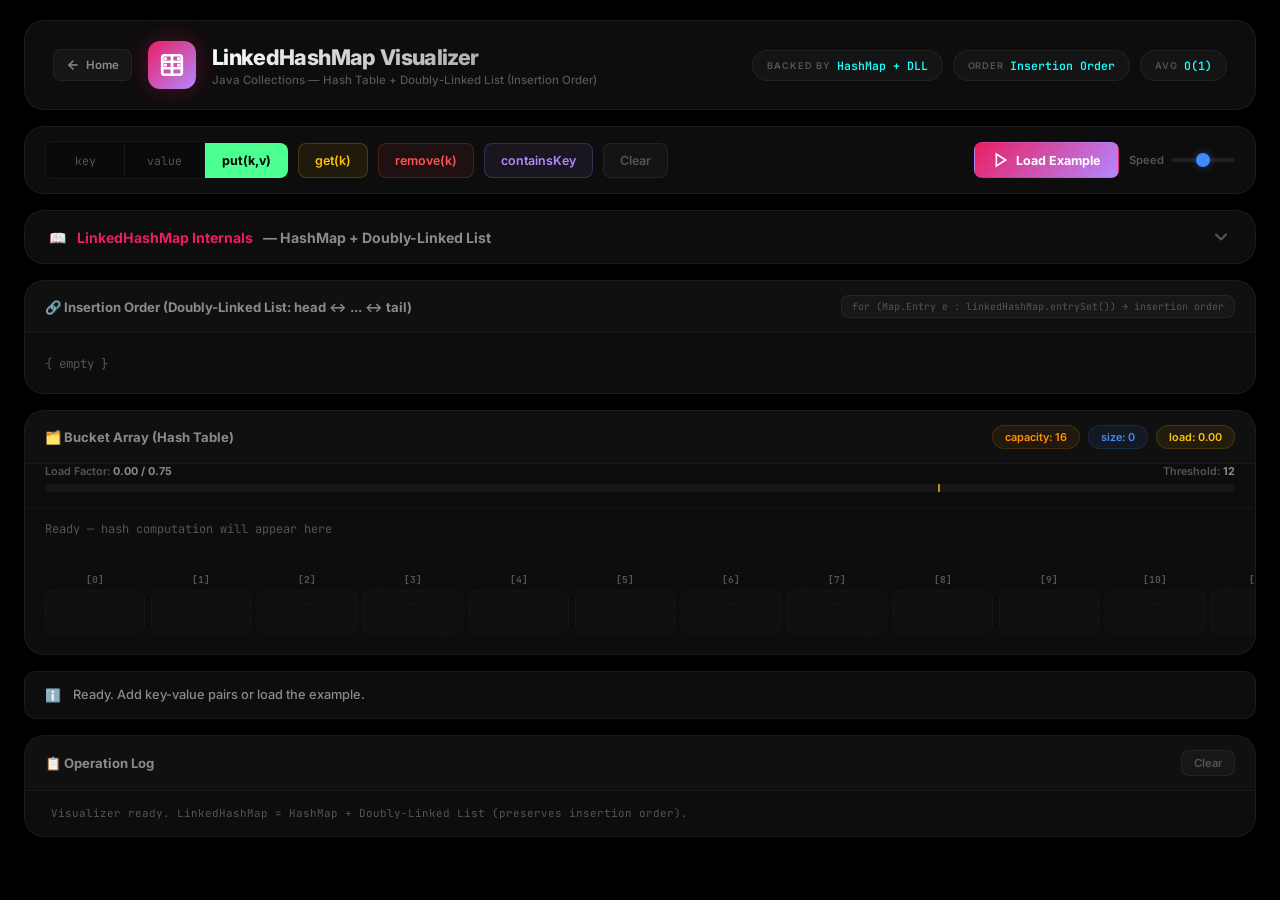
<file: LinkedHashMap/index.html>
<!DOCTYPE html>
<html lang="en">
<head>
    <meta charset="UTF-8">
    <link rel="icon" type="image/svg+xml" href="data:image/svg+xml,%3Csvg xmlns='http://www.w3.org/2000/svg' viewBox='0 0 64 64'%3E%3Cdefs%3E%3ClinearGradient id='j' x1='0' y1='0' x2='0' y2='1'%3E%3Cstop offset='0' stop-color='%23f89820'/%3E%3Cstop offset='1' stop-color='%23e25303'/%3E%3C/linearGradient%3E%3C/defs%3E%3Cpath d='M24 4c0 0 -4 12 8 16s12 12 4 20' fill='none' stroke='url(%23j)' stroke-width='3' stroke-linecap='round'/%3E%3Cpath d='M32 4c0 0 -4 12 8 16s12 12 4 20' fill='none' stroke='url(%23j)' stroke-width='3' stroke-linecap='round'/%3E%3Cpath d='M12 30h34v8c0 14-34 14-34 0z' fill='url(%23j)'/%3E%3Cpath d='M46 33h6c6 0 6 10 0 10h-6' fill='none' stroke='url(%23j)' stroke-width='3'/%3E%3Cpath d='M8 52h48' stroke='url(%23j)' stroke-width='3' stroke-linecap='round'/%3E%3Cpath d='M14 56h36' stroke='url(%23j)' stroke-width='3' stroke-linecap='round'/%3E%3C/svg%3E">
    <meta name="viewport" content="width=device-width, initial-scale=1.0">
    <title>LinkedHashMap Visualizer — Insertion-Order Hash Table</title>
    <meta name="description" content="Interactive LinkedHashMap visualizer for Java. See hash table buckets, doubly-linked list maintaining insertion order, and access-order mode for LRU caches.">
    <link href="https://fonts.googleapis.com/css2?family=Inter:wght@400;500;600;700;800;900&family=JetBrains+Mono:wght@400;500;600;700&display=swap" rel="stylesheet">
    <style>
:root{
    --bg-primary:#000;--bg-secondary:#0a0a0a;--bg-panel:#0d0d0d;
    --border:rgba(255,255,255,0.06);--border-subtle:rgba(255,255,255,0.04);--border-glow:rgba(255,255,255,0.12);
    --text-primary:#f0f0f0;--text-secondary:#8a8a8a;--text-muted:#555;
    --accent-green:#4cff91;--accent-green-bg:rgba(76,255,145,0.10);
    --accent-red:#ff5252;--accent-red-bg:rgba(255,82,82,0.08);
    --accent-blue:#448aff;--accent-blue-bg:rgba(68,138,255,0.08);
    --accent-amber:#ffc107;--accent-amber-bg:rgba(255,193,7,0.08);
    --accent-purple:#b388ff;--accent-purple-bg:rgba(179,136,255,0.08);
    --accent-cyan:#18ffff;--accent-cyan-bg:rgba(24,255,255,0.08);
    --accent-teal:#64ffda;--accent-orange:#ff9100;
    --accent-pink:#e91e63;--accent-pink-bg:rgba(233,30,99,0.08);
    --radius-sm:8px;--radius-md:12px;--radius-lg:16px;--radius-xl:20px;--radius-full:999px;
    --shadow-md:0 4px 16px rgba(0,0,0,0.6);
    --font:'Inter',-apple-system,sans-serif;--font-mono:'JetBrains Mono','Fira Code',monospace;
    --transition:0.25s cubic-bezier(0.4,0,0.2,1);
}
*,*::before,*::after{box-sizing:border-box;margin:0;padding:0}
body{font-family:var(--font);background:var(--bg-primary);color:var(--text-primary);min-height:100vh;overflow-x:hidden;-webkit-font-smoothing:antialiased}
.app{max-width:1440px;margin:0 auto;padding:20px 24px;display:flex;flex-direction:column;gap:16px}

.header{display:flex;align-items:center;justify-content:space-between;padding:20px 28px;background:var(--bg-panel);border:1px solid var(--border);border-radius:var(--radius-xl);flex-wrap:wrap;gap:16px;backdrop-filter:blur(20px)}
.header-left{display:flex;align-items:center;gap:16px}
.logo-icon{width:48px;height:48px;border-radius:var(--radius-md);background:linear-gradient(135deg,var(--accent-pink),var(--accent-purple));display:flex;align-items:center;justify-content:center;color:#fff;box-shadow:0 0 24px rgba(233,30,99,0.3);transition:transform var(--transition)}
.logo-icon:hover{transform:scale(1.08) rotate(-3deg)}
.header h1{font-size:1.35rem;font-weight:800;letter-spacing:-0.03em;background:linear-gradient(135deg,#fff,#888);-webkit-background-clip:text;-webkit-text-fill-color:transparent;background-clip:text}
.subtitle{font-size:0.72rem;color:var(--text-muted);font-weight:500;margin-top:3px}
.header-right{display:flex;align-items:center;gap:10px;flex-wrap:wrap}
.formula-badge{display:flex;align-items:center;gap:6px;padding:7px 14px;background:rgba(255,255,255,0.03);border:1px solid var(--border);border-radius:var(--radius-full);font-size:0.72rem;transition:all var(--transition)}
.formula-badge:hover{background:rgba(255,255,255,0.06);border-color:var(--border-glow)}
.formula-label{color:var(--text-muted);font-weight:600;text-transform:uppercase;font-size:0.58rem;letter-spacing:0.1em}
.formula-badge code{font-family:var(--font-mono);color:var(--accent-cyan);font-weight:600;font-size:0.72rem}

.controls-bar{display:flex;align-items:center;justify-content:space-between;padding:14px 20px;background:var(--bg-panel);border:1px solid var(--border);border-radius:var(--radius-xl);gap:14px;flex-wrap:wrap;backdrop-filter:blur(20px)}
.controls-left,.controls-right{display:flex;align-items:center;gap:10px;flex-wrap:wrap}
.input-group{display:flex;align-items:center;gap:0}
.input-field{padding:9px 12px;background:var(--bg-secondary);border:1px solid var(--border);color:var(--text-primary);font-family:var(--font-mono);font-size:0.85rem;font-weight:600;outline:none;text-align:center;transition:border-color var(--transition);width:80px}
.input-field:focus{border-color:var(--accent-blue)}
.input-field::placeholder{color:var(--text-muted);font-weight:400;font-size:0.72rem}
.input-field:first-child{border-radius:var(--radius-sm) 0 0 var(--radius-sm)}
.input-field:nth-child(2){border-left:none;border-radius:0}
.input-field::-webkit-outer-spin-button,.input-field::-webkit-inner-spin-button{-webkit-appearance:none;margin:0}
.input-field[type=number]{-moz-appearance:textfield;appearance:textfield}

.btn{display:inline-flex;align-items:center;gap:7px;padding:9px 16px;font-family:var(--font);font-size:0.78rem;font-weight:600;border:1px solid transparent;border-radius:var(--radius-sm);cursor:pointer;transition:all var(--transition);white-space:nowrap;position:relative;overflow:hidden}
.btn::after{content:'';position:absolute;inset:0;background:linear-gradient(180deg,rgba(255,255,255,0.06) 0%,transparent 100%);pointer-events:none;opacity:0;transition:opacity var(--transition)}
.btn:hover::after{opacity:1}
.btn:active{transform:scale(0.96)}
.btn:disabled{opacity:0.3;cursor:not-allowed;pointer-events:none}
.btn-put{background:var(--accent-green);color:#000;font-weight:700;border-radius:0 var(--radius-sm) var(--radius-sm) 0}
.btn-put:hover{box-shadow:0 0 20px rgba(76,255,145,0.25)}
.btn-remove{background:var(--accent-red-bg);color:var(--accent-red);border:1px solid rgba(255,82,82,0.2)}
.btn-remove:hover{box-shadow:0 0 20px rgba(255,82,82,0.25)}
.btn-get{background:var(--accent-amber-bg);color:var(--accent-amber);border:1px solid rgba(255,193,7,0.2)}
.btn-get:hover{box-shadow:0 0 20px rgba(255,193,7,0.25)}
.btn-containskey{background:var(--accent-purple-bg);color:var(--accent-purple);border:1px solid rgba(179,136,255,0.2)}
.btn-containskey:hover{box-shadow:0 0 20px rgba(179,136,255,0.25)}
.btn-clear{background:rgba(255,255,255,0.03);color:var(--text-muted);border:1px solid var(--border)}
.btn-clear:hover{color:var(--text-secondary);background:rgba(255,255,255,0.06)}
.btn-sample{background:linear-gradient(135deg,var(--accent-pink),var(--accent-purple));color:#fff;padding:9px 18px;font-weight:700}
.btn-sample:hover{box-shadow:0 0 24px rgba(233,30,99,0.3);filter:brightness(1.15)}
.btn-clear-log{background:rgba(255,255,255,0.03);color:var(--text-muted);border:1px solid var(--border);padding:5px 12px;font-size:0.7rem}
.speed-control{display:flex;align-items:center;gap:7px}
.speed-control label{font-size:0.7rem;color:var(--text-muted);font-weight:600}
.speed-control input[type="range"]{width:64px;height:4px;-webkit-appearance:none;appearance:none;background:rgba(255,255,255,0.08);border-radius:2px;outline:none}
.speed-control input[type="range"]::-webkit-slider-thumb{-webkit-appearance:none;width:14px;height:14px;border-radius:50%;background:var(--accent-blue);cursor:pointer;box-shadow:0 0 8px rgba(68,138,255,0.4)}

.panel{background:var(--bg-panel);border:1px solid var(--border);border-radius:var(--radius-xl);overflow:hidden;backdrop-filter:blur(20px)}
.panel-header{display:flex;align-items:center;justify-content:space-between;padding:14px 20px;border-bottom:1px solid var(--border-subtle);background:rgba(255,255,255,0.01);flex-wrap:wrap;gap:8px}
.panel-header h2{font-size:0.82rem;font-weight:700;color:var(--text-secondary)}
.badge{font-size:0.68rem;font-weight:600;padding:4px 12px;border-radius:var(--radius-full);border:1px solid}
.badge-blue{background:var(--accent-blue-bg);color:var(--accent-blue);border-color:rgba(68,138,255,0.15)}
.badge-green{background:var(--accent-green-bg);color:var(--accent-green);border-color:rgba(76,255,145,0.15)}
.badge-amber{background:var(--accent-amber-bg);color:var(--accent-amber);border-color:rgba(255,193,7,0.15)}
.badge-orange{background:rgba(255,145,0,0.08);color:var(--accent-orange);border-color:rgba(255,145,0,0.15)}
.badge-pink{background:var(--accent-pink-bg);color:var(--accent-pink);border-color:rgba(233,30,99,0.15)}

.hash-display{padding:12px 20px;font-family:var(--font-mono);font-size:0.75rem;color:var(--text-secondary);border-top:1px solid var(--border-subtle);min-height:40px;display:flex;align-items:center;gap:8px;flex-wrap:wrap}
.hash-display .hl{color:var(--accent-cyan);font-weight:700}
.hash-display .op{color:var(--text-muted)}
.hash-display .result{color:var(--accent-green);font-weight:700}

.bucket-viewport{padding:20px;overflow-x:auto}
.bucket-grid{display:flex;gap:6px;min-width:fit-content;align-items:flex-start}
.bucket-col{display:flex;flex-direction:column;align-items:center;gap:0;min-width:100px}
.bucket-idx{font-family:var(--font-mono);font-size:0.6rem;font-weight:700;color:var(--text-muted);padding:4px 0;text-align:center}
.bucket-slot{width:100px;min-height:44px;border:1.5px solid rgba(255,255,255,0.08);border-radius:8px;background:rgba(255,255,255,0.02);display:flex;flex-direction:column;align-items:center;justify-content:flex-start;gap:0;transition:all 0.3s ease;padding:0;overflow:hidden}
.bucket-slot.empty{border-style:dashed;opacity:0.5}
.bucket-slot.hl-target{border-color:rgba(76,255,145,0.5);background:rgba(76,255,145,0.04);box-shadow:0 0 12px rgba(76,255,145,0.15)}
.bucket-slot.hl-search{border-color:rgba(255,193,7,0.5);background:rgba(255,193,7,0.04);box-shadow:0 0 12px rgba(255,193,7,0.15)}
.bucket-slot.hl-remove{border-color:rgba(255,82,82,0.5);background:rgba(255,82,82,0.04)}

.chain-node{width:100%;padding:6px 4px;text-align:center;font-family:var(--font-mono);font-size:0.72rem;font-weight:600;color:var(--text-primary);border-bottom:1px solid rgba(255,255,255,0.04);transition:all 0.3s ease;position:relative;line-height:1.4}
.chain-node:last-child{border-bottom:none}
.chain-node .kv-key{color:var(--accent-amber);font-weight:700}
.chain-node .kv-sep{color:var(--text-muted);margin:0 2px}
.chain-node .kv-val{color:var(--accent-cyan)}
.chain-node.hl-add{background:rgba(76,255,145,0.12);animation:nodeFlash .5s ease}
.chain-node.hl-found{background:rgba(255,193,7,0.12)}
.chain-node.hl-remove{background:rgba(255,82,82,0.12);opacity:0.6}
.chain-arrow{width:100%;display:flex;justify-content:center;padding:0;line-height:1;font-size:0.5rem;color:var(--text-muted);opacity:0.4}
@keyframes nodeFlash{0%{transform:scale(0.8);opacity:0}50%{transform:scale(1.08)}100%{transform:scale(1);opacity:1}}

/* Insertion Order View (Doubly Linked List) */
.order-container{padding:14px 20px;display:flex;align-items:center;gap:4px;overflow-x:auto;min-height:60px;flex-wrap:wrap}
.order-cell{padding:6px 12px;border-radius:var(--radius-sm);font-family:var(--font-mono);font-size:0.78rem;font-weight:700;border:1.5px solid rgba(233,30,99,0.2);background:rgba(233,30,99,0.04);color:var(--text-primary);transition:all 0.3s ease;display:flex;flex-direction:column;align-items:center;gap:2px}
.order-cell .ok{color:var(--accent-amber);font-size:0.68rem}
.order-cell .ov{color:var(--accent-cyan);font-size:0.68rem}
.order-cell.hl{border-color:var(--accent-green);background:var(--accent-green-bg);box-shadow:0 0 12px rgba(76,255,145,0.15)}
.order-arrow{color:var(--accent-pink);font-size:0.72rem;opacity:0.5;font-weight:700}

.lf-bar-wrap{margin:0 20px 16px;display:flex;flex-direction:column;gap:6px}
.lf-info{display:flex;justify-content:space-between;font-size:0.68rem;font-weight:600;color:var(--text-muted)}
.lf-info strong{color:var(--text-secondary)}
.lf-track{height:8px;background:rgba(255,255,255,0.04);border-radius:4px;overflow:hidden;position:relative}
.lf-fill{height:100%;border-radius:4px;transition:width 0.5s ease,background 0.3s ease;background:linear-gradient(90deg,var(--accent-green),var(--accent-teal))}
.lf-fill.warn{background:linear-gradient(90deg,var(--accent-amber),var(--accent-orange))}
.lf-fill.critical{background:linear-gradient(90deg,var(--accent-red),#ff1744)}
.lf-threshold{position:absolute;top:-1px;bottom:-1px;width:2px;background:var(--accent-amber);border-radius:1px;opacity:0.7}

.rehash-overlay{position:fixed;inset:0;background:rgba(0,0,0,0.7);display:flex;align-items:center;justify-content:center;z-index:1000;backdrop-filter:blur(6px);opacity:0;pointer-events:none;transition:opacity 0.3s ease}
.rehash-overlay.active{opacity:1;pointer-events:auto}
.rehash-msg{padding:28px 40px;background:var(--bg-panel);border:1px solid rgba(233,30,99,0.3);border-radius:var(--radius-xl);text-align:center;box-shadow:0 0 40px rgba(233,30,99,0.15)}
.rehash-msg h3{font-size:1.1rem;font-weight:800;color:var(--accent-pink);margin-bottom:8px}
.rehash-msg p{font-size:0.82rem;color:var(--text-secondary)}

.info-bar{display:flex;align-items:center;gap:12px;padding:12px 20px;background:var(--bg-panel);border:1px solid var(--border);border-radius:var(--radius-md);font-size:0.8rem;color:var(--text-secondary);min-height:48px;transition:all 0.3s ease;backdrop-filter:blur(20px)}
.info-bar.action-add{border-color:rgba(76,255,145,0.2);background:rgba(76,255,145,0.03)}
.info-bar.action-remove{border-color:rgba(255,82,82,0.2);background:rgba(255,82,82,0.03)}
.info-bar.action-search{border-color:rgba(255,193,7,0.2);background:rgba(255,193,7,0.03)}
.info-bar.action-rehash{border-color:rgba(233,30,99,0.2);background:rgba(233,30,99,0.03)}
.info-text{font-weight:500;line-height:1.5}
.info-text strong{color:var(--text-primary);font-weight:700}

.log-panel{max-height:220px}
.log-container{padding:10px 16px;max-height:160px;overflow-y:auto;display:flex;flex-direction:column;gap:3px}
.log-container::-webkit-scrollbar{width:3px}
.log-container::-webkit-scrollbar-track{background:transparent}
.log-container::-webkit-scrollbar-thumb{background:rgba(255,255,255,0.08);border-radius:2px}
.log-entry{font-family:var(--font-mono);font-size:0.68rem;padding:4px 10px;border-radius:var(--radius-sm);line-height:1.6}
.log-entry.log-add{color:var(--accent-green);background:var(--accent-green-bg)}
.log-entry.log-remove{color:var(--accent-red);background:var(--accent-red-bg)}
.log-entry.log-search{color:var(--accent-amber);background:var(--accent-amber-bg)}
.log-entry.log-rehash{color:var(--accent-pink);background:var(--accent-pink-bg)}
.log-entry.log-info{color:var(--text-muted)}

/* Theory Section */
.theory-section{background:var(--bg-panel);border:1px solid var(--border);border-radius:var(--radius-xl);overflow:hidden;backdrop-filter:blur(20px)}
.theory-toggle{width:100%;display:flex;align-items:center;justify-content:space-between;padding:16px 24px;cursor:pointer;background:none;border:none;color:var(--text-primary);font-family:var(--font);transition:background var(--transition)}
.theory-toggle:hover{background:rgba(255,255,255,0.02)}
.theory-toggle h2{font-size:0.88rem;font-weight:700;display:flex;align-items:center;gap:10px;color:var(--text-secondary)}
.theory-toggle h2 .accent{color:var(--accent-pink)}
.toggle-chevron{width:20px;height:20px;color:var(--text-muted);transition:transform 0.3s ease}
.theory-section.open .toggle-chevron{transform:rotate(180deg)}
.theory-body{max-height:0;overflow:hidden;transition:max-height 0.5s cubic-bezier(0.4,0,0.2,1)}
.theory-section.open .theory-body{max-height:4000px}
.theory-inner{padding:0 24px 24px;display:flex;flex-direction:column;gap:20px}
.theory-grid{display:grid;grid-template-columns:1fr 1fr;gap:16px}
@media(max-width:800px){.theory-grid{grid-template-columns:1fr}}
.theory-card{background:rgba(255,255,255,0.02);border:1px solid var(--border);border-radius:var(--radius-lg);padding:20px;transition:border-color var(--transition)}
.theory-card:hover{border-color:var(--border-glow)}
.theory-card h3{font-size:0.82rem;font-weight:700;margin-bottom:10px;display:flex;align-items:center;gap:8px}
.theory-card h3 .icon{width:28px;height:28px;border-radius:var(--radius-sm);display:flex;align-items:center;justify-content:center;font-size:0.85rem;flex-shrink:0}
.theory-card p,.theory-card li{font-size:0.76rem;color:var(--text-secondary);line-height:1.7}
.theory-card ul{padding-left:16px;display:flex;flex-direction:column;gap:4px}
.theory-card code{font-family:var(--font-mono);font-size:0.72rem;color:var(--accent-cyan);background:rgba(24,255,255,0.06);padding:1px 6px;border-radius:4px}
.theory-full{grid-column:1/-1}
.complexity-table{width:100%;border-collapse:collapse;margin-top:8px}
.complexity-table th,.complexity-table td{padding:8px 12px;font-size:0.72rem;text-align:left;border-bottom:1px solid var(--border-subtle)}
.complexity-table th{color:var(--text-muted);font-weight:600;text-transform:uppercase;font-size:0.62rem;letter-spacing:0.08em}
.complexity-table td{font-family:var(--font-mono);color:var(--text-primary);font-weight:600}
.complexity-table td:first-child{font-family:var(--font);color:var(--text-secondary)}
.complexity-table .good{color:var(--accent-green)}
.complexity-table .warn{color:var(--accent-amber)}

@media(max-width:900px){.header,.controls-bar{flex-direction:column;align-items:flex-start}.controls-left,.controls-right{width:100%}}
@media(max-width:600px){.app{padding:12px 14px;gap:12px}.formula-badge{display:none}.bucket-col{min-width:72px}.bucket-slot{width:72px}.chain-node{font-size:0.62rem;padding:4px 2px}}
.home-link{display:inline-flex;align-items:center;gap:6px;padding:8px 12px;background:rgba(255,255,255,0.04);border:1px solid var(--border);border-radius:var(--radius-sm);color:var(--text-secondary);font-size:0.72rem;font-weight:600;text-decoration:none;transition:all var(--transition)}
.home-link:hover{background:rgba(255,255,255,0.08);color:var(--text-primary);border-color:var(--border-glow)}
    </style>
</head>
<body>
<div class="app">
    <header class="header">
        <div class="header-left">
            <a href="../index.html" class="home-link" aria-label="Back to Home" title="Back to Home">
                <svg width="14" height="14" viewBox="0 0 24 24" fill="none" stroke="currentColor" stroke-width="2.5" stroke-linecap="round" stroke-linejoin="round"><path d="M19 12H5"/><path d="m12 19-7-7 7-7"/></svg>
                Home
            </a>
            <div class="logo-icon">
                <svg width="26" height="26" viewBox="0 0 24 24" fill="none" stroke="currentColor" stroke-width="2.5" stroke-linecap="round" stroke-linejoin="round">
                    <rect x="3" y="3" width="18" height="18" rx="2"/><line x1="3" y1="9" x2="21" y2="9"/><line x1="3" y1="15" x2="21" y2="15"/><line x1="12" y1="3" x2="12" y2="21"/>
                    <path d="M6 6h.01M18 6h.01M6 12h.01M18 12h.01" stroke-width="3"/>
                </svg>
            </div>
            <div>
                <h1>LinkedHashMap Visualizer</h1>
                <p class="subtitle">Java Collections — Hash Table + Doubly-Linked List (Insertion Order)</p>
            </div>
        </div>
        <div class="header-right">
            <div class="formula-badge"><span class="formula-label">Backed by</span><code>HashMap + DLL</code></div>
            <div class="formula-badge"><span class="formula-label">Order</span><code>Insertion Order</code></div>
            <div class="formula-badge"><span class="formula-label">Avg</span><code>O(1)</code></div>
        </div>
    </header>

    <!-- Controls -->
    <div class="controls-bar">
        <div class="controls-left">
            <div class="input-group">
                <input type="number" id="keyInput" class="input-field" placeholder="key" min="-999" max="999">
                <input type="text" id="valInput" class="input-field" placeholder="value" maxlength="10">
                <button id="putBtn" class="btn btn-put">put(k,v)</button>
            </div>
            <button id="getBtn" class="btn btn-get">get(k)</button>
            <button id="removeBtn" class="btn btn-remove">remove(k)</button>
            <button id="containsKeyBtn" class="btn btn-containskey">containsKey</button>
            <button id="clearBtn" class="btn btn-clear">Clear</button>
        </div>
        <div class="controls-right">
            <button id="sampleBtn" class="btn btn-sample">
                <svg width="16" height="16" viewBox="0 0 24 24" fill="none" stroke="currentColor" stroke-width="2.5"><polygon points="5 3 19 12 5 21 5 3"/></svg>
                Load Example
            </button>
            <div class="speed-control"><label>Speed</label><input type="range" id="speedSlider" min="1" max="5" value="3" step="1"></div>
        </div>
    </div>

    <!-- Theory Section -->
    <div class="theory-section" id="theorySection">
        <button class="theory-toggle" id="theoryToggle" type="button">
            <h2>📖 <span class="accent">LinkedHashMap Internals</span> — HashMap + Doubly-Linked List</h2>
            <svg class="toggle-chevron" viewBox="0 0 24 24" fill="none" stroke="currentColor" stroke-width="2.5" stroke-linecap="round" stroke-linejoin="round"><polyline points="6 9 12 15 18 9"/></svg>
        </button>
        <div class="theory-body">
            <div class="theory-inner">
                <div class="theory-grid">
                    <div class="theory-card">
                        <h3><span class="icon" style="background:var(--accent-pink-bg);color:var(--accent-pink)">🔗</span> Doubly-Linked List</h3>
                        <p style="margin-bottom:10px">LinkedHashMap extends HashMap and adds a <strong>doubly-linked list</strong> across all entries:</p>
                        <ul>
                            <li>Each <code>Entry</code> has <code>before</code> and <code>after</code> pointers</li>
                            <li>A <code>head</code> points to the oldest entry, <code>tail</code> to the newest</li>
                            <li><strong>Insertion order is preserved</strong> — iterating gives you entries in the order they were first inserted</li>
                            <li>Slight memory overhead per entry (~2 extra pointers)</li>
                        </ul>
                    </div>
                    <div class="theory-card">
                        <h3><span class="icon" style="background:var(--accent-amber-bg);color:var(--accent-amber)">🔄</span> Access-Order Mode (LRU Cache)</h3>
                        <p style="margin-bottom:10px">LinkedHashMap supports an <strong>access-order</strong> mode — the secret behind LRU caches:</p>
                        <ul>
                            <li><code>new LinkedHashMap(cap, lf, true)</code> — 3rd param enables access-order</li>
                            <li>Every <code>get()</code> or <code>put()</code> call moves the entry to the <strong>tail</strong> (most recently used)</li>
                            <li>Override <code>removeEldestEntry()</code> to auto-evict the oldest entry when size exceeds a limit</li>
                            <li>This is how <strong>LRU caches are built in Java</strong> — a classic interview question!</li>
                        </ul>
                    </div>
                    <div class="theory-card">
                        <h3><span class="icon" style="background:var(--accent-blue-bg);color:var(--accent-blue)">⚡</span> HashMap vs LinkedHashMap vs TreeMap</h3>
                        <table class="complexity-table">
                            <thead><tr><th>Feature</th><th>HashMap</th><th>LinkedHashMap</th><th>TreeMap</th></tr></thead>
                            <tbody>
                                <tr><td>Order</td><td>None</td><td class="good">Insertion</td><td class="good">Sorted (natural)</td></tr>
                                <tr><td>put/get/remove</td><td class="good">O(1)</td><td class="good">O(1)</td><td class="warn">O(log n)</td></tr>
                                <tr><td>Null keys</td><td class="good">1 allowed</td><td class="good">1 allowed</td><td class="warn">Not allowed</td></tr>
                                <tr><td>Internal DS</td><td>Array + Linked List</td><td>Array + DLL</td><td>Red-Black Tree</td></tr>
                                <tr><td>Memory</td><td class="good">Lowest</td><td class="warn">Moderate</td><td class="warn">Highest</td></tr>
                            </tbody>
                        </table>
                    </div>
                    <div class="theory-card">
                        <h3><span class="icon" style="background:rgba(255,145,0,0.1);color:#ff9100">☕</span> Java Caveats</h3>
                        <ul>
                            <li><strong>Extends HashMap:</strong> Same initial capacity (16), load factor (0.75), rehashing logic</li>
                            <li><strong>Slightly slower</strong> than HashMap due to linked list maintenance</li>
                            <li><strong>Not thread-safe:</strong> use <code>Collections.synchronizedMap()</code></li>
                            <li>Iteration is <strong>O(size)</strong>, NOT O(capacity) — faster than HashMap iteration!</li>
                            <li>Perfect for maintaining a <strong>predictable iteration order</strong> while keeping O(1) access</li>
                        </ul>
                    </div>
                </div>
            </div>
        </div>
    </div>

    <!-- Insertion Order View -->
    <div class="panel">
        <div class="panel-header">
            <h2>🔗 Insertion Order (Doubly-Linked List: head ↔ ... ↔ tail)</h2>
            <code style="font-family:var(--font-mono);font-size:0.62rem;color:var(--text-muted);padding:4px 10px;background:rgba(255,255,255,0.03);border-radius:var(--radius-sm);border:1px solid var(--border)">for (Map.Entry e : linkedHashMap.entrySet()) → insertion order</code>
        </div>
        <div class="order-container" id="orderContainer">
            <span style="color:var(--text-muted);font-family:var(--font-mono);font-size:0.78rem">{ empty }</span>
        </div>
    </div>

    <!-- Bucket Table Panel -->
    <div class="panel">
        <div class="panel-header">
            <h2>🗂️ Bucket Array (Hash Table)</h2>
            <div style="display:flex;gap:8px;align-items:center;flex-wrap:wrap">
                <span class="badge badge-orange" id="capLabel">capacity: 16</span>
                <span class="badge badge-blue" id="sizeLabel">size: 0</span>
                <span class="badge badge-amber" id="lfLabel">load: 0.00</span>
            </div>
        </div>
        <div class="lf-bar-wrap">
            <div class="lf-info">
                <span>Load Factor: <strong id="lfValue">0.00 / 0.75</strong></span>
                <span>Threshold: <strong id="threshValue">12</strong></span>
            </div>
            <div class="lf-track">
                <div class="lf-fill" id="lfFill" style="width:0%"></div>
                <div class="lf-threshold" id="lfThresh" style="left:75%"></div>
            </div>
        </div>
        <div class="hash-display" id="hashDisplay">
            <span class="op">Ready — hash computation will appear here</span>
        </div>
        <div class="bucket-viewport" id="bucketViewport">
            <div class="bucket-grid" id="bucketGrid"></div>
        </div>
    </div>

    <!-- Info Bar -->
    <div class="info-bar" id="infoBar">
        <div>ℹ️</div>
        <div class="info-text" id="infoText">Ready. Add key-value pairs or load the example.</div>
    </div>

    <!-- Log -->
    <div class="panel log-panel">
        <div class="panel-header">
            <h2>📋 Operation Log</h2>
            <button id="clearLogBtn" class="btn btn-clear-log">Clear</button>
        </div>
        <div class="log-container" id="logContainer">
            <div class="log-entry log-info">Visualizer ready. LinkedHashMap = HashMap + Doubly-Linked List (preserves insertion order).</div>
        </div>
    </div>
</div>

<!-- Rehash Overlay -->
<div class="rehash-overlay" id="rehashOverlay">
    <div class="rehash-msg">
        <h3>🔄 Rehashing...</h3>
        <p id="rehashText">Doubling capacity and redistributing all entries. Insertion order preserved!</p>
    </div>
</div>

<script>
/* ===== SimLinkedHashMap — HashMap + Doubly Linked List ===== */
class SimLinkedHashMap {
    constructor() {
        this.capacity = 16;
        this.loadFactor = 0.75;
        this.buckets = new Array(this.capacity).fill(null).map(() => []);
        this._size = 0;
        this.insertionOrder = []; // Doubly-linked list simulated as array
    }
    get size() { return this._size; }
    get threshold() { return Math.floor(this.capacity * this.loadFactor); }
    get currentLoadFactor() { return this._size / this.capacity; }

    _hash(key) { let h = key | 0; h = h ^ (h >>> 16); return h; }
    _bucketIdx(key) { return (this._hash(key) & (this.capacity - 1)); }

    put(key, val) {
        const idx = this._bucketIdx(key);
        const chain = this.buckets[idx];
        for (let i = 0; i < chain.length; i++) {
            if (chain[i].key === key) {
                const oldVal = chain[i].val;
                chain[i].val = val;
                // Update in insertion order too
                const oi = this.insertionOrder.findIndex(e => e.key === key);
                if (oi !== -1) this.insertionOrder[oi].val = val;
                return { placed: true, updated: true, oldVal, idx, rehashed: false };
            }
        }
        const entry = { key, val };
        chain.push(entry);
        this.insertionOrder.push({ key, val });
        this._size++;
        if (this._size > this.threshold) {
            const oldCap = this.capacity;
            this._rehash();
            const newIdx = this._bucketIdx(key);
            return { placed: true, updated: false, idx, newIdx, rehashed: true, oldCap, newCap: this.capacity };
        }
        return { placed: true, updated: false, idx, rehashed: false };
    }

    get(key) {
        const idx = this._bucketIdx(key);
        const chain = this.buckets[idx];
        for (let i = 0; i < chain.length; i++) {
            if (chain[i].key === key) return { found: true, val: chain[i].val, idx, chainPos: i };
        }
        return { found: false, idx };
    }

    remove(key) {
        const idx = this._bucketIdx(key);
        const chain = this.buckets[idx];
        for (let i = 0; i < chain.length; i++) {
            if (chain[i].key === key) {
                const removed = chain.splice(i, 1)[0];
                this._size--;
                // Remove from insertion order
                const oi = this.insertionOrder.findIndex(e => e.key === key);
                if (oi !== -1) this.insertionOrder.splice(oi, 1);
                return { removed: true, val: removed.val, idx };
            }
        }
        return { removed: false, idx };
    }

    containsKey(key) { return this.get(key).found; }

    _rehash() {
        const old = this.buckets;
        this.capacity *= 2;
        this.buckets = new Array(this.capacity).fill(null).map(() => []);
        this._size = 0;
        // Re-insert using insertion order to preserve it
        const oldOrder = [...this.insertionOrder];
        this.insertionOrder = [];
        for (const e of oldOrder) {
            const idx = this._bucketIdx(e.key);
            this.buckets[idx].push({ key: e.key, val: e.val });
            this.insertionOrder.push({ key: e.key, val: e.val });
            this._size++;
        }
    }

    clear() {
        this.capacity = 16;
        this.buckets = new Array(this.capacity).fill(null).map(() => []);
        this._size = 0;
        this.insertionOrder = [];
    }
}

/* ===== Visualizer ===== */
(function() {
    'use strict';
    const $ = id => document.getElementById(id);
    const keyInput=$('keyInput'),valInput=$('valInput');
    const putBtn=$('putBtn'),getBtn=$('getBtn'),removeBtn=$('removeBtn'),containsKeyBtn=$('containsKeyBtn');
    const clearBtn=$('clearBtn'),sampleBtn=$('sampleBtn'),clearLogBtn=$('clearLogBtn'),speedSlider=$('speedSlider');
    const bucketGrid=$('bucketGrid'),hashDisplay=$('hashDisplay'),orderContainer=$('orderContainer');
    const infoBar=$('infoBar'),infoText=$('infoText'),logContainer=$('logContainer');
    const capLabel=$('capLabel'),sizeLabel=$('sizeLabel'),lfLabel=$('lfLabel');
    const lfValue=$('lfValue'),threshValue=$('threshValue'),lfFill=$('lfFill'),lfThresh=$('lfThresh');
    const rehashOverlay=$('rehashOverlay'),rehashText=$('rehashText');
    const allBtns=[putBtn,getBtn,removeBtn,containsKeyBtn,clearBtn,sampleBtn];

    let lhm = new SimLinkedHashMap();
    let animating = false;

    function getDelay(){const s=[1200,800,550,350,200];return s[parseInt(speedSlider.value)-1]||550}
    function setAnimating(v){animating=v;allBtns.forEach(b=>b.disabled=v);updateBtns()}
    function updateBtns(){[getBtn,removeBtn,containsKeyBtn].forEach(b=>b.disabled=animating||lhm.size===0)}
    function logMsg(msg,type='info'){const e=document.createElement('div');e.className=`log-entry log-${type}`;const t=new Date().toLocaleTimeString('en-US',{hour12:false,hour:'2-digit',minute:'2-digit',second:'2-digit'});e.textContent=`[${t}] ${msg}`;logContainer.appendChild(e);logContainer.scrollTop=logContainer.scrollHeight}
    function setInfo(msg,cls=''){infoText.innerHTML=msg;infoBar.className='info-bar'+(cls?` action-${cls}`:'')}
    function sleep(ms){return new Promise(r=>setTimeout(r,ms))}

    function updateStats() {
        capLabel.textContent = `capacity: ${lhm.capacity}`;
        sizeLabel.textContent = `size: ${lhm.size}`;
        const lf = lhm.currentLoadFactor;
        lfLabel.textContent = `load: ${lf.toFixed(2)}`;
        lfValue.textContent = `${lf.toFixed(2)} / ${lhm.loadFactor}`;
        threshValue.textContent = lhm.threshold;
        const pct = Math.min((lf / 1.0) * 100, 100);
        lfFill.style.width = pct + '%';
        lfFill.className = 'lf-fill' + (lf > 0.9 ? ' critical' : lf > 0.6 ? ' warn' : '');
        lfThresh.style.left = (lhm.loadFactor * 100) + '%';
    }

    function showHash(key, idx) {
        const h = lhm._hash(key);
        hashDisplay.innerHTML = `<span class="hl">key=${key}</span> <span class="op">→ hash =</span> <span class="hl">${h}</span> <span class="op">→</span> <span class="result">bucket[${idx}]</span>`;
    }

    function renderOrder(hlKey = null) {
        const order = lhm.insertionOrder;
        if (!order.length) { orderContainer.innerHTML = '<span style="color:var(--text-muted);font-family:var(--font-mono);font-size:0.78rem">{ empty }</span>'; return; }
        let html = '<span style="color:var(--accent-pink);font-size:0.65rem;font-weight:700;margin-right:4px">HEAD→</span>';
        for (let i = 0; i < order.length; i++) {
            if (i > 0) html += '<span class="order-arrow">⇄</span>';
            const isHl = order[i].key === hlKey;
            html += `<div class="order-cell ${isHl?'hl':''}"><span class="ok">${order[i].key}</span><span class="ov">${order[i].val}</span></div>`;
        }
        html += '<span style="color:var(--accent-pink);font-size:0.65rem;font-weight:700;margin-left:4px">←TAIL</span>';
        orderContainer.innerHTML = html;
    }

    function renderBuckets(hlBucket = -1, hlType = '', hlKey = null) {
        let html = '';
        for (let i = 0; i < lhm.capacity; i++) {
            const chain = lhm.buckets[i];
            const isHl = i === hlBucket;
            const isEmpty = chain.length === 0;
            let slotCls = isEmpty ? 'empty' : '';
            if (isHl) slotCls += ` hl-${hlType}`;
            html += `<div class="bucket-col"><div class="bucket-idx">[${i}]</div><div class="bucket-slot ${slotCls}">`;
            if (isEmpty) {
                html += `<div class="chain-node" style="color:var(--text-muted);opacity:0.3;font-size:0.6rem">—</div>`;
            } else {
                for (let j = 0; j < chain.length; j++) {
                    const e = chain[j];
                    let nodeCls = '';
                    if (isHl && e.key === hlKey) nodeCls = `hl-${hlType === 'target' ? 'add' : hlType === 'search' ? 'found' : 'remove'}`;
                    if (j > 0) html += '<div class="chain-arrow">↓</div>';
                    html += `<div class="chain-node ${nodeCls}"><span class="kv-key">${e.key}</span><span class="kv-sep">→</span><span class="kv-val">${e.val}</span></div>`;
                }
            }
            html += '</div></div>';
        }
        bucketGrid.innerHTML = html;
        updateStats();
    }

    function fullRender(hlBucket=-1, hlType='', hlKey=null) {
        renderBuckets(hlBucket, hlType, hlKey);
        renderOrder(hlKey);
    }

    function getKey(){const v=parseInt(keyInput.value);if(isNaN(v)){setInfo('⚠️ Enter a valid integer key.','');return null}return v}
    function getVal2(){return valInput.value.trim() || 'v'+keyInput.value}

    async function handlePut(){
        const k=getKey();if(k===null)return;
        const v=getVal2();
        setAnimating(true);
        const d=getDelay();
        const result = lhm.put(k, v);
        const idx = result.rehashed ? result.newIdx : result.idx;
        showHash(k, idx);
        if (result.rehashed) {
            rehashText.textContent = `Capacity: ${result.oldCap} → ${result.newCap}. Insertion order preserved!`;
            rehashOverlay.classList.add('active');
            logMsg(`Rehash! capacity ${result.oldCap} → ${result.newCap}`, 'rehash');
            await sleep(d * 2);
            rehashOverlay.classList.remove('active');
            showHash(k, idx);
        }
        fullRender(idx, 'target', k);
        if (result.updated) {
            setInfo(`🔄 <strong>put(${k}, "${v}")</strong> — Updated. Old value: "<strong>${result.oldVal}</strong>". Position in insertion order unchanged.`, 'add');
            logMsg(`put(${k}, "${v}") → updated. bucket[${idx}]`, 'add');
        } else {
            setInfo(`✅ <strong>put(${k}, "${v}")</strong> → bucket[<strong>${idx}</strong>]. Appended to <strong>tail</strong> of linked list. Size: <strong>${lhm.size}</strong>`, 'add');
            logMsg(`put(${k}, "${v}") → bucket[${idx}]. size=${lhm.size}`, 'add');
        }
        await sleep(d);
        fullRender(); keyInput.value=''; valInput.value=''; keyInput.focus(); setAnimating(false);
    }

    async function handleGet(){
        const k=getKey();if(k===null)return;
        setAnimating(true);
        const d=getDelay();
        const r = lhm.get(k);
        showHash(k, r.idx);
        if (r.found) {
            fullRender(r.idx, 'search', k);
            setInfo(`✅ <strong>get(${k})</strong> → "<strong>${r.val}</strong>". Found at bucket[${r.idx}]. (In access-order mode, this would move to tail)`, 'search');
            logMsg(`get(${k}) → "${r.val}"`, 'search');
        } else {
            fullRender(r.idx, 'search');
            setInfo(`❌ <strong>get(${k})</strong> → <strong>null</strong>.`, 'search');
            logMsg(`get(${k}) → null`, 'search');
        }
        await sleep(d * 1.5);
        fullRender(); setAnimating(false);
    }

    async function handleRemove(){
        const k=getKey();if(k===null)return;
        setAnimating(true);
        const d=getDelay();
        const r = lhm.get(k);
        if (!r.found) {
            showHash(k, r.idx);
            setInfo(`⚠️ <strong>remove(${k})</strong> — Key not found.`, 'search');
            logMsg(`remove(${k}) → null`, 'search');
            await sleep(d); fullRender(); setAnimating(false); return;
        }
        showHash(k, r.idx);
        fullRender(r.idx, 'remove', k);
        setInfo(`🗑️ Found <strong>${k} → "${r.val}"</strong>. Removing from bucket AND linked list...`, 'remove');
        await sleep(d);
        lhm.remove(k);
        logMsg(`remove(${k}) → "${r.val}". size=${lhm.size}`, 'remove');
        setInfo(`🗑️ <strong>remove(${k})</strong> — Removed from bucket[${r.idx}] and unlinked from DLL. Size: <strong>${lhm.size}</strong>`, 'remove');
        await sleep(d * 0.5);
        fullRender(); keyInput.value=''; keyInput.focus(); setAnimating(false);
    }

    async function handleContainsKey(){
        const k=getKey();if(k===null)return;
        setAnimating(true);
        const d=getDelay();
        const r = lhm.get(k);
        showHash(k, r.idx);
        if (r.found) {
            fullRender(r.idx, 'search', k);
            setInfo(`✅ <strong>containsKey(${k})</strong> → <strong>true</strong>.`, 'search');
            logMsg(`containsKey(${k}) → true`, 'search');
        } else {
            setInfo(`❌ <strong>containsKey(${k})</strong> → <strong>false</strong>.`, 'search');
            logMsg(`containsKey(${k}) → false`, 'search');
        }
        await sleep(d * 1.5);
        fullRender(); setAnimating(false);
    }

    function handleClear(){
        lhm.clear();
        hashDisplay.innerHTML = '<span class="op">Ready — hash computation will appear here</span>';
        logMsg('clear()', 'info');
        setInfo('🧹 LinkedHashMap cleared.', '');
        fullRender();
    }

    async function handleSample(){
        lhm.clear(); fullRender();
        setAnimating(true);
        const entries = [
            [3,'Tokyo'],[7,'Delhi'],[1,'Shanghai'],[12,'Mumbai'],[5,'Beijing'],
            [9,'Cairo'],[15,'London'],[2,'Paris'],[8,'NYC'],[21,'Seoul'],
            [11,'Berlin'],[4,'Madrid'],[16,'Rome']
        ];
        logMsg(`Loading: ${entries.length} entries in insertion order`, 'info');
        const d = getDelay();
        for (const [k,v] of entries) {
            const result = lhm.put(k, v);
            const idx = result.rehashed ? result.newIdx : result.idx;
            showHash(k, idx);
            if (result.rehashed) {
                rehashText.textContent = `Capacity: ${result.oldCap} → ${result.newCap}`;
                rehashOverlay.classList.add('active');
                logMsg(`Rehash! ${result.oldCap} → ${result.newCap}`, 'rehash');
                await sleep(d);
                rehashOverlay.classList.remove('active');
                showHash(k, idx);
            }
            fullRender(idx, 'target', k);
            logMsg(`put(${k}, "${v}") → bucket[${idx}]`, 'add');
            await sleep(d * 0.4);
            fullRender();
            await sleep(60);
        }
        setInfo(`✅ Loaded ${lhm.size} entries. Notice the <strong>Insertion Order</strong> view above — entries appear in the order they were added! Try <strong>remove(7)</strong> to see DLL update.`, 'add');
        fullRender(); setAnimating(false);
    }

    /* Events */
    keyInput.addEventListener('keydown',e=>{if(e.key==='Enter'&&!animating){valInput.focus();if(valInput.value.trim())handlePut()}});
    valInput.addEventListener('keydown',e=>{if(e.key==='Enter'&&!animating)handlePut()});
    putBtn.addEventListener('click',handlePut);
    getBtn.addEventListener('click',handleGet);
    removeBtn.addEventListener('click',handleRemove);
    containsKeyBtn.addEventListener('click',handleContainsKey);
    clearBtn.addEventListener('click',handleClear);
    sampleBtn.addEventListener('click',handleSample);
    clearLogBtn.addEventListener('click',()=>{logContainer.innerHTML='';logMsg('Log cleared.','info')});

    const theorySection = $('theorySection'), theoryToggle = $('theoryToggle');
    theoryToggle.addEventListener('click', () => theorySection.classList.toggle('open'));

    fullRender();
})();
</script>
</body>
</html>
</file>
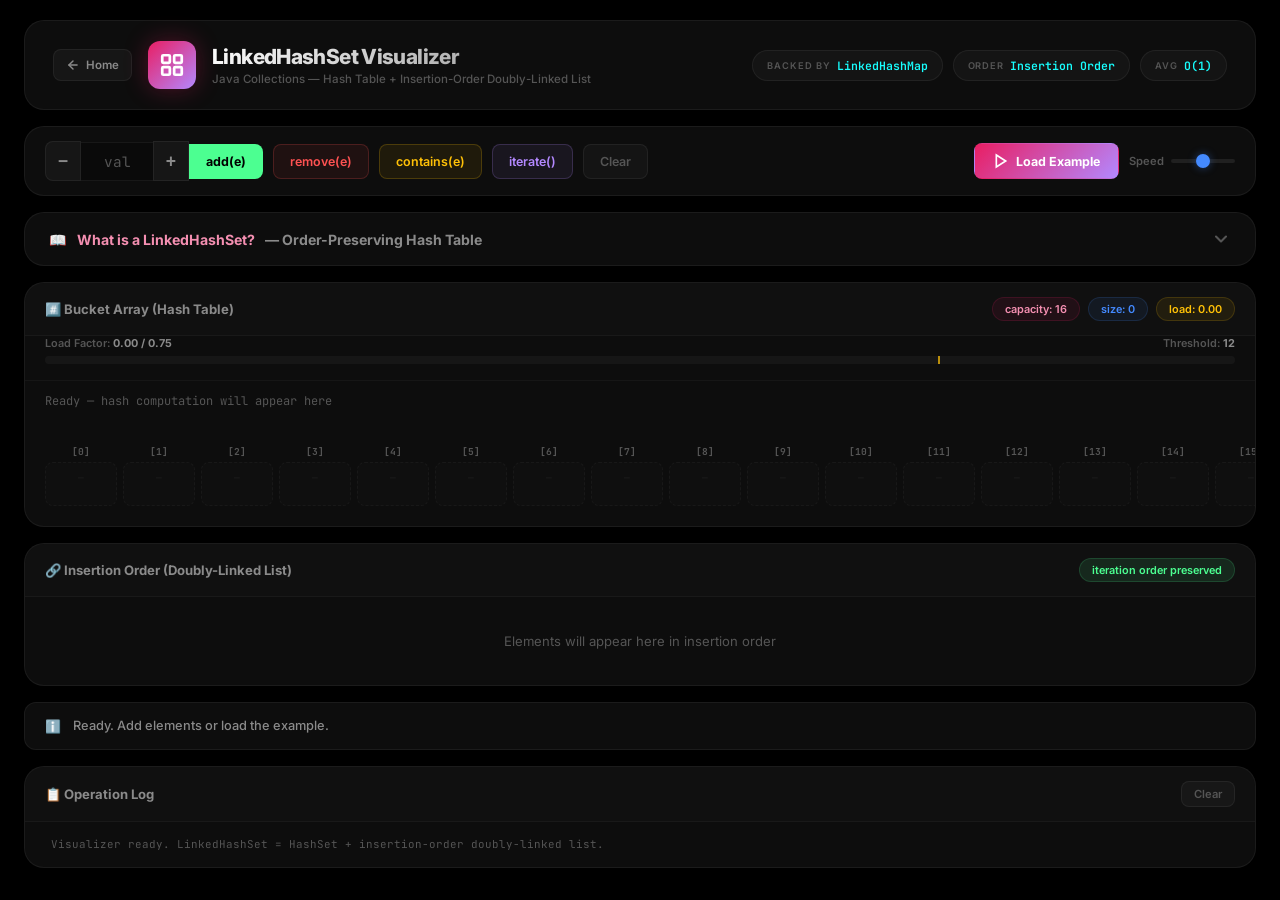
<file: LinkedHashSet/index.html>
<!DOCTYPE html>
<html lang="en">
<head>
    <meta charset="UTF-8">
    <link rel="icon" type="image/svg+xml" href="data:image/svg+xml,%3Csvg xmlns='http://www.w3.org/2000/svg' viewBox='0 0 64 64'%3E%3Cdefs%3E%3ClinearGradient id='j' x1='0' y1='0' x2='0' y2='1'%3E%3Cstop offset='0' stop-color='%23f89820'/%3E%3Cstop offset='1' stop-color='%23e25303'/%3E%3C/linearGradient%3E%3C/defs%3E%3Cpath d='M24 4c0 0 -4 12 8 16s12 12 4 20' fill='none' stroke='url(%23j)' stroke-width='3' stroke-linecap='round'/%3E%3Cpath d='M32 4c0 0 -4 12 8 16s12 12 4 20' fill='none' stroke='url(%23j)' stroke-width='3' stroke-linecap='round'/%3E%3Cpath d='M12 30h34v8c0 14-34 14-34 0z' fill='url(%23j)'/%3E%3Cpath d='M46 33h6c6 0 6 10 0 10h-6' fill='none' stroke='url(%23j)' stroke-width='3'/%3E%3Cpath d='M8 52h48' stroke='url(%23j)' stroke-width='3' stroke-linecap='round'/%3E%3Cpath d='M14 56h36' stroke='url(%23j)' stroke-width='3' stroke-linecap='round'/%3E%3C/svg%3E">
    <meta name="viewport" content="width=device-width, initial-scale=1.0">
    <title>LinkedHashSet Visualizer — Insertion-Order Hash Table</title>
    <meta name="description" content="Interactive visualizer for Java LinkedHashSet. See bucket array with collision chaining plus the doubly-linked list that preserves insertion order.">
    <link href="https://fonts.googleapis.com/css2?family=Inter:wght@400;500;600;700;800;900&family=JetBrains+Mono:wght@400;500;600;700&display=swap" rel="stylesheet">
    <style>
:root{
    --bg-primary:#000;--bg-secondary:#0a0a0a;--bg-panel:#0d0d0d;
    --border:rgba(255,255,255,0.06);--border-subtle:rgba(255,255,255,0.04);--border-glow:rgba(255,255,255,0.12);
    --text-primary:#f0f0f0;--text-secondary:#8a8a8a;--text-muted:#555;
    --accent-green:#4cff91;--accent-green-bg:rgba(76,255,145,0.10);
    --accent-red:#ff5252;--accent-red-bg:rgba(255,82,82,0.08);
    --accent-blue:#448aff;--accent-blue-bg:rgba(68,138,255,0.08);
    --accent-amber:#ffc107;--accent-amber-bg:rgba(255,193,7,0.08);
    --accent-purple:#b388ff;--accent-purple-bg:rgba(179,136,255,0.08);
    --accent-cyan:#18ffff;--accent-cyan-bg:rgba(24,255,255,0.08);
    --accent-teal:#64ffda;--accent-orange:#ff9100;
    --radius-sm:8px;--radius-md:12px;--radius-lg:16px;--radius-xl:20px;--radius-full:999px;
    --shadow-md:0 4px 16px rgba(0,0,0,0.6);
    --font:'Inter',-apple-system,sans-serif;--font-mono:'JetBrains Mono','Fira Code',monospace;
    --transition:0.25s cubic-bezier(0.4,0,0.2,1);
}
*,*::before,*::after{box-sizing:border-box;margin:0;padding:0}
body{font-family:var(--font);background:var(--bg-primary);color:var(--text-primary);min-height:100vh;overflow-x:hidden;-webkit-font-smoothing:antialiased}
.app{max-width:1440px;margin:0 auto;padding:20px 24px;display:flex;flex-direction:column;gap:16px}

/* Header */
.header{display:flex;align-items:center;justify-content:space-between;padding:20px 28px;background:var(--bg-panel);border:1px solid var(--border);border-radius:var(--radius-xl);flex-wrap:wrap;gap:16px;backdrop-filter:blur(20px)}
.header-left{display:flex;align-items:center;gap:16px}
.logo-icon{width:48px;height:48px;border-radius:var(--radius-md);background:linear-gradient(135deg,#e91e63,var(--accent-purple));display:flex;align-items:center;justify-content:center;color:#fff;box-shadow:0 0 24px rgba(233,30,99,0.3);transition:transform var(--transition)}
.logo-icon:hover{transform:scale(1.08) rotate(-3deg)}
.header h1{font-size:1.3rem;font-weight:800;letter-spacing:-0.03em;background:linear-gradient(135deg,#fff,#888);-webkit-background-clip:text;-webkit-text-fill-color:transparent;background-clip:text}
.subtitle{font-size:0.72rem;color:var(--text-muted);font-weight:500;margin-top:3px}
.header-right{display:flex;align-items:center;gap:10px;flex-wrap:wrap}
.formula-badge{display:flex;align-items:center;gap:6px;padding:7px 14px;background:rgba(255,255,255,0.03);border:1px solid var(--border);border-radius:var(--radius-full);font-size:0.72rem;transition:all var(--transition)}
.formula-badge:hover{background:rgba(255,255,255,0.06);border-color:var(--border-glow)}
.formula-label{color:var(--text-muted);font-weight:600;text-transform:uppercase;font-size:0.58rem;letter-spacing:0.1em}
.formula-badge code{font-family:var(--font-mono);color:var(--accent-cyan);font-weight:600;font-size:0.72rem}

/* Controls */
.controls-bar{display:flex;align-items:center;justify-content:space-between;padding:14px 20px;background:var(--bg-panel);border:1px solid var(--border);border-radius:var(--radius-xl);gap:14px;flex-wrap:wrap;backdrop-filter:blur(20px)}
.controls-left,.controls-right{display:flex;align-items:center;gap:10px;flex-wrap:wrap}
.input-group{display:flex;align-items:center;gap:0}
.stepper-btn{width:36px;height:40px;display:flex;align-items:center;justify-content:center;background:rgba(255,255,255,0.04);border:1px solid var(--border);color:var(--text-secondary);cursor:pointer;transition:all var(--transition);font-size:1.1rem;font-weight:600;user-select:none}
.stepper-btn:first-child{border-radius:var(--radius-sm) 0 0 var(--radius-sm)}
.stepper-btn:hover{background:rgba(255,255,255,0.08);color:var(--text-primary)}
.stepper-btn:active{transform:scale(0.95)}
.input-group input{width:72px;padding:9px 8px;background:var(--bg-secondary);border:1px solid var(--border);border-left:none;border-right:none;color:var(--text-primary);font-family:var(--font-mono);font-size:0.9rem;font-weight:700;outline:none;text-align:center;transition:border-color var(--transition)}
.input-group input:focus{border-color:var(--accent-blue)}
.input-group input::placeholder{color:var(--text-muted);font-weight:400}
.input-group input::-webkit-outer-spin-button,.input-group input::-webkit-inner-spin-button{-webkit-appearance:none;margin:0}
.input-group input[type=number]{-moz-appearance:textfield;appearance:textfield}
.btn{display:inline-flex;align-items:center;gap:7px;padding:9px 16px;font-family:var(--font);font-size:0.78rem;font-weight:600;border:1px solid transparent;border-radius:var(--radius-sm);cursor:pointer;transition:all var(--transition);white-space:nowrap;position:relative;overflow:hidden}
.btn::after{content:'';position:absolute;inset:0;background:linear-gradient(180deg,rgba(255,255,255,0.06) 0%,transparent 100%);pointer-events:none;opacity:0;transition:opacity var(--transition)}
.btn:hover::after{opacity:1}.btn:active{transform:scale(0.96)}
.btn:disabled{opacity:0.3;cursor:not-allowed;pointer-events:none}
.btn-add{background:var(--accent-green);color:#000;font-weight:700;border-radius:0 var(--radius-sm) var(--radius-sm) 0}
.btn-add:hover{box-shadow:0 0 20px rgba(76,255,145,0.25)}
.btn-remove{background:var(--accent-red-bg);color:var(--accent-red);border:1px solid rgba(255,82,82,0.2)}
.btn-remove:hover{box-shadow:0 0 20px rgba(255,82,82,0.25)}
.btn-contains{background:var(--accent-amber-bg);color:var(--accent-amber);border:1px solid rgba(255,193,7,0.2)}
.btn-contains:hover{box-shadow:0 0 20px rgba(255,193,7,0.25)}
.btn-iter{background:var(--accent-purple-bg);color:var(--accent-purple);border:1px solid rgba(179,136,255,0.2)}
.btn-iter:hover{box-shadow:0 0 20px rgba(179,136,255,0.25)}
.btn-clear{background:rgba(255,255,255,0.03);color:var(--text-muted);border:1px solid var(--border)}
.btn-clear:hover{color:var(--text-secondary);background:rgba(255,255,255,0.06)}
.btn-sample{background:linear-gradient(135deg,#e91e63,var(--accent-purple));color:#fff;padding:9px 18px;font-weight:700}
.btn-sample:hover{box-shadow:0 0 24px rgba(233,30,99,0.3);filter:brightness(1.15)}
.btn-clear-log{background:rgba(255,255,255,0.03);color:var(--text-muted);border:1px solid var(--border);padding:5px 12px;font-size:0.7rem}
.speed-control{display:flex;align-items:center;gap:7px}
.speed-control label{font-size:0.7rem;color:var(--text-muted);font-weight:600}
.speed-control input[type="range"]{width:64px;height:4px;-webkit-appearance:none;appearance:none;background:rgba(255,255,255,0.08);border-radius:2px;outline:none}
.speed-control input[type="range"]::-webkit-slider-thumb{-webkit-appearance:none;width:14px;height:14px;border-radius:50%;background:var(--accent-blue);cursor:pointer;box-shadow:0 0 8px rgba(68,138,255,0.4)}

/* Panels */
.panel{background:var(--bg-panel);border:1px solid var(--border);border-radius:var(--radius-xl);overflow:hidden;backdrop-filter:blur(20px)}
.panel-header{display:flex;align-items:center;justify-content:space-between;padding:14px 20px;border-bottom:1px solid var(--border-subtle);background:rgba(255,255,255,0.01);flex-wrap:wrap;gap:8px}
.panel-header h2{font-size:0.82rem;font-weight:700;color:var(--text-secondary)}
.badge{font-size:0.68rem;font-weight:600;padding:4px 12px;border-radius:var(--radius-full);border:1px solid}
.badge-blue{background:var(--accent-blue-bg);color:var(--accent-blue);border-color:rgba(68,138,255,0.15)}
.badge-green{background:var(--accent-green-bg);color:var(--accent-green);border-color:rgba(76,255,145,0.15)}
.badge-amber{background:var(--accent-amber-bg);color:var(--accent-amber);border-color:rgba(255,193,7,0.15)}
.badge-pink{background:rgba(233,30,99,0.08);color:#f48fb1;border-color:rgba(233,30,99,0.15)}

/* Load Factor Bar */
.lf-bar-wrap{margin:0 20px 16px;display:flex;flex-direction:column;gap:6px}
.lf-info{display:flex;justify-content:space-between;font-size:0.68rem;font-weight:600;color:var(--text-muted)}
.lf-info strong{color:var(--text-secondary)}
.lf-track{height:8px;background:rgba(255,255,255,0.04);border-radius:4px;overflow:hidden;position:relative}
.lf-fill{height:100%;border-radius:4px;transition:width 0.5s ease,background 0.3s ease;background:linear-gradient(90deg,var(--accent-green),var(--accent-teal))}
.lf-fill.warn{background:linear-gradient(90deg,var(--accent-amber),var(--accent-orange))}
.lf-fill.critical{background:linear-gradient(90deg,var(--accent-red),#ff1744)}
.lf-threshold{position:absolute;top:-1px;bottom:-1px;width:2px;background:var(--accent-amber);border-radius:1px;opacity:0.7}

/* Hash Display */
.hash-display{padding:12px 20px;font-family:var(--font-mono);font-size:0.75rem;color:var(--text-secondary);border-top:1px solid var(--border-subtle);min-height:40px;display:flex;align-items:center;gap:8px;flex-wrap:wrap}
.hash-display .hl{color:var(--accent-cyan);font-weight:700}
.hash-display .op{color:var(--text-muted)}
.hash-display .result{color:var(--accent-green);font-weight:700}

/* Bucket Table */
.bucket-viewport{padding:20px;overflow-x:auto}
.bucket-grid{display:flex;gap:6px;min-width:fit-content;align-items:flex-start}
.bucket-col{display:flex;flex-direction:column;align-items:center;gap:0;min-width:72px}
.bucket-idx{font-family:var(--font-mono);font-size:0.6rem;font-weight:700;color:var(--text-muted);padding:4px 0;text-align:center}
.bucket-slot{width:72px;min-height:44px;border:1.5px solid rgba(255,255,255,0.08);border-radius:8px;background:rgba(255,255,255,0.02);display:flex;flex-direction:column;align-items:center;justify-content:flex-start;gap:0;transition:all 0.3s ease;padding:0;overflow:hidden}
.bucket-slot.empty{border-style:dashed;opacity:0.5}
.bucket-slot.hl-target{border-color:rgba(76,255,145,0.5);background:rgba(76,255,145,0.04);box-shadow:0 0 12px rgba(76,255,145,0.15)}
.bucket-slot.hl-search{border-color:rgba(255,193,7,0.5);background:rgba(255,193,7,0.04);box-shadow:0 0 12px rgba(255,193,7,0.15)}
.bucket-slot.hl-remove{border-color:rgba(255,82,82,0.5);background:rgba(255,82,82,0.04)}
.chain-node{width:100%;padding:8px 4px;text-align:center;font-family:var(--font-mono);font-size:0.8rem;font-weight:700;color:var(--text-primary);border-bottom:1px solid rgba(255,255,255,0.04);transition:all 0.3s ease}
.chain-node:last-child{border-bottom:none}
.chain-node.hl-add{background:rgba(76,255,145,0.12);color:var(--accent-green);animation:nodeFlash .5s ease}
.chain-node.hl-found{background:rgba(255,193,7,0.12);color:var(--accent-amber)}
.chain-node.hl-remove{background:rgba(255,82,82,0.12);color:var(--accent-red);opacity:0.6}
.chain-node.hl-traverse{background:rgba(68,138,255,0.08);color:var(--accent-blue)}
.chain-arrow{width:100%;display:flex;justify-content:center;padding:0;line-height:1;font-size:0.5rem;color:var(--text-muted);opacity:0.4}
@keyframes nodeFlash{0%{transform:scale(0.8);opacity:0}50%{transform:scale(1.08)}100%{transform:scale(1);opacity:1}}

/* ===== Insertion Order Chain ===== */
.order-viewport{padding:20px;overflow-x:auto;min-height:80px}
.order-chain{display:flex;align-items:center;gap:0;min-width:fit-content}
.order-node{display:flex;flex-direction:column;align-items:center;gap:3px}
.order-node-box{padding:10px 14px;border-radius:8px;border:2px solid rgba(233,30,99,0.25);background:rgba(233,30,99,0.04);font-family:var(--font-mono);font-size:0.85rem;font-weight:700;color:var(--text-primary);transition:all 0.3s ease;min-width:42px;text-align:center}
.order-node-idx{font-size:0.5rem;font-weight:700;color:var(--text-muted);font-family:var(--font-mono)}
.order-node.hl-add .order-node-box{border-color:rgba(76,255,145,0.5);background:rgba(76,255,145,0.06);animation:nodeFlash .5s ease}
.order-node.hl-found .order-node-box{border-color:rgba(255,193,7,0.5);background:rgba(255,193,7,0.06)}
.order-node.hl-remove .order-node-box{border-color:rgba(255,82,82,0.5);background:rgba(255,82,82,0.06);opacity:0.5}
.order-node.hl-iter .order-node-box{border-color:rgba(179,136,255,0.5);background:rgba(179,136,255,0.08);box-shadow:0 0 12px rgba(179,136,255,0.2)}
.order-arrow{display:flex;align-items:center;justify-content:center;width:28px;flex-shrink:0}
.order-arrow-line{width:100%;height:2.5px;background:rgba(255,255,255,0.5);position:relative;border-radius:1px}
.order-arrow-line::after{content:'';position:absolute;right:-1px;top:50%;transform:translateY(-50%);width:0;height:0;border-left:6px solid rgba(255,255,255,0.6);border-top:4px solid transparent;border-bottom:4px solid transparent}
.order-empty{color:var(--text-muted);font-size:0.82rem;padding:16px;text-align:center;width:100%}
.order-label{font-size:0.5rem;font-weight:700;font-family:var(--font-mono);padding:2px 6px;border-radius:4px;letter-spacing:0.05em;color:var(--accent-purple);background:var(--accent-purple-bg)}

/* Rehash overlay */
.rehash-overlay{position:fixed;inset:0;background:rgba(0,0,0,0.7);display:flex;align-items:center;justify-content:center;z-index:1000;backdrop-filter:blur(6px);opacity:0;pointer-events:none;transition:opacity 0.3s ease}
.rehash-overlay.active{opacity:1;pointer-events:auto}
.rehash-msg{padding:28px 40px;background:var(--bg-panel);border:1px solid rgba(233,30,99,0.3);border-radius:var(--radius-xl);text-align:center;box-shadow:0 0 40px rgba(233,30,99,0.15)}
.rehash-msg h3{font-size:1.1rem;font-weight:800;color:#f48fb1;margin-bottom:8px}
.rehash-msg p{font-size:0.82rem;color:var(--text-secondary)}

/* Info Bar */
.info-bar{display:flex;align-items:center;gap:12px;padding:12px 20px;background:var(--bg-panel);border:1px solid var(--border);border-radius:var(--radius-md);font-size:0.8rem;color:var(--text-secondary);min-height:48px;transition:all 0.3s ease;backdrop-filter:blur(20px)}
.info-bar.action-add{border-color:rgba(76,255,145,0.2);background:rgba(76,255,145,0.03)}
.info-bar.action-remove{border-color:rgba(255,82,82,0.2);background:rgba(255,82,82,0.03)}
.info-bar.action-search{border-color:rgba(255,193,7,0.2);background:rgba(255,193,7,0.03)}
.info-bar.action-iter{border-color:rgba(179,136,255,0.2);background:rgba(179,136,255,0.03)}
.info-bar.action-rehash{border-color:rgba(233,30,99,0.2);background:rgba(233,30,99,0.03)}
.info-text{font-weight:500;line-height:1.5}.info-text strong{color:var(--text-primary);font-weight:700}

/* Log */
.log-panel{max-height:220px}
.log-container{padding:10px 16px;max-height:160px;overflow-y:auto;display:flex;flex-direction:column;gap:3px}
.log-container::-webkit-scrollbar{width:3px}.log-container::-webkit-scrollbar-track{background:transparent}.log-container::-webkit-scrollbar-thumb{background:rgba(255,255,255,0.08);border-radius:2px}
.log-entry{font-family:var(--font-mono);font-size:0.68rem;padding:4px 10px;border-radius:var(--radius-sm);line-height:1.6}
.log-entry.log-add{color:var(--accent-green);background:var(--accent-green-bg)}
.log-entry.log-remove{color:var(--accent-red);background:var(--accent-red-bg)}
.log-entry.log-search{color:var(--accent-amber);background:var(--accent-amber-bg)}
.log-entry.log-iter{color:var(--accent-purple);background:var(--accent-purple-bg)}
.log-entry.log-rehash{color:#f48fb1;background:rgba(233,30,99,0.08)}
.log-entry.log-info{color:var(--text-muted)}

/* ===== Theory Section ===== */
.theory-section{background:var(--bg-panel);border:1px solid var(--border);border-radius:var(--radius-xl);overflow:hidden;backdrop-filter:blur(20px)}
.theory-toggle{width:100%;display:flex;align-items:center;justify-content:space-between;padding:16px 24px;cursor:pointer;background:none;border:none;color:var(--text-primary);font-family:var(--font);transition:background var(--transition)}
.theory-toggle:hover{background:rgba(255,255,255,0.02)}
.theory-toggle h2{font-size:0.88rem;font-weight:700;display:flex;align-items:center;gap:10px;color:var(--text-secondary)}
.theory-toggle h2 .accent{color:#f48fb1}
.toggle-chevron{width:20px;height:20px;color:var(--text-muted);transition:transform 0.3s ease}
.theory-section.open .toggle-chevron{transform:rotate(180deg)}
.theory-body{max-height:0;overflow:hidden;transition:max-height 0.5s cubic-bezier(0.4,0,0.2,1)}
.theory-section.open .theory-body{max-height:3500px}
.theory-inner{padding:0 24px 24px;display:flex;flex-direction:column;gap:20px}
.theory-grid{display:grid;grid-template-columns:1fr 1fr;gap:16px}
@media(max-width:800px){.theory-grid{grid-template-columns:1fr}}
.theory-card{background:rgba(255,255,255,0.02);border:1px solid var(--border);border-radius:var(--radius-lg);padding:20px;transition:border-color var(--transition)}
.theory-card:hover{border-color:var(--border-glow)}
.theory-card h3{font-size:0.82rem;font-weight:700;margin-bottom:10px;display:flex;align-items:center;gap:8px}
.theory-card h3 .icon{width:28px;height:28px;border-radius:var(--radius-sm);display:flex;align-items:center;justify-content:center;font-size:0.85rem;flex-shrink:0}
.theory-card p,.theory-card li{font-size:0.76rem;color:var(--text-secondary);line-height:1.7}
.theory-card ul{padding-left:16px;display:flex;flex-direction:column;gap:4px}
.theory-card code{font-family:var(--font-mono);font-size:0.72rem;color:var(--accent-cyan);background:rgba(24,255,255,0.06);padding:1px 6px;border-radius:4px}
.theory-full{grid-column:1/-1}
.complexity-table{width:100%;border-collapse:collapse;margin-top:8px}
.complexity-table th,.complexity-table td{padding:8px 12px;font-size:0.72rem;text-align:left;border-bottom:1px solid var(--border-subtle)}
.complexity-table th{color:var(--text-muted);font-weight:600;text-transform:uppercase;font-size:0.62rem;letter-spacing:0.08em}
.complexity-table td{font-family:var(--font-mono);color:var(--text-primary);font-weight:600}
.complexity-table td:first-child{font-family:var(--font);color:var(--text-secondary)}
.complexity-table .good{color:var(--accent-green)}
.complexity-table .warn{color:var(--accent-amber)}
.complexity-table .bad{color:var(--accent-red)}

@media(max-width:900px){.header,.controls-bar{flex-direction:column;align-items:flex-start}.controls-left,.controls-right{width:100%}}
@media(max-width:600px){.app{padding:12px 14px;gap:12px}.formula-badge{display:none}.bucket-col{min-width:56px}.bucket-slot{width:56px}.chain-node{font-size:0.7rem;padding:6px 2px}.order-node-box{padding:8px 10px;font-size:0.75rem}}
.home-link{display:inline-flex;align-items:center;gap:6px;padding:8px 12px;background:rgba(255,255,255,0.04);border:1px solid var(--border);border-radius:var(--radius-sm);color:var(--text-secondary);font-size:0.72rem;font-weight:600;text-decoration:none;transition:all var(--transition)}
.home-link:hover{background:rgba(255,255,255,0.08);color:var(--text-primary);border-color:var(--border-glow)}
    </style>
</head>
<body>
<div class="app">
    <header class="header">
        <div class="header-left">
            <a href="../index.html" class="home-link" aria-label="Back to Home" title="Back to Home">
                <svg width="14" height="14" viewBox="0 0 24 24" fill="none" stroke="currentColor" stroke-width="2.5" stroke-linecap="round" stroke-linejoin="round"><path d="M19 12H5"/><path d="m12 19-7-7 7-7"/></svg>
                Home
            </a>
            <div class="logo-icon">
                <svg width="26" height="26" viewBox="0 0 24 24" fill="none" stroke="currentColor" stroke-width="2.5" stroke-linecap="round" stroke-linejoin="round">
                    <rect x="3" y="3" width="7" height="7" rx="1"/><rect x="14" y="3" width="7" height="7" rx="1"/>
                    <rect x="3" y="14" width="7" height="7" rx="1"/><rect x="14" y="14" width="7" height="7" rx="1"/>
                </svg>
            </div>
            <div>
                <h1>LinkedHashSet Visualizer</h1>
                <p class="subtitle">Java Collections — Hash Table + Insertion-Order Doubly-Linked List</p>
            </div>
        </div>
        <div class="header-right">
            <div class="formula-badge"><span class="formula-label">Backed by</span><code>LinkedHashMap</code></div>
            <div class="formula-badge"><span class="formula-label">Order</span><code>Insertion Order</code></div>
            <div class="formula-badge"><span class="formula-label">Avg</span><code>O(1)</code></div>
        </div>
    </header>

    <!-- Controls -->
    <div class="controls-bar">
        <div class="controls-left">
            <div class="input-group">
                <button class="stepper-btn" id="decBtn" type="button">−</button>
                <input type="number" id="valueInput" placeholder="val" min="-999" max="999">
                <button class="stepper-btn" id="incBtn" type="button" style="border-radius:0">+</button>
                <button id="addBtn" class="btn btn-add">add(e)</button>
            </div>
            <button id="removeBtn" class="btn btn-remove">remove(e)</button>
            <button id="containsBtn" class="btn btn-contains">contains(e)</button>
            <button id="iterBtn" class="btn btn-iter">iterate()</button>
            <button id="clearBtn" class="btn btn-clear">Clear</button>
        </div>
        <div class="controls-right">
            <button id="sampleBtn" class="btn btn-sample">
                <svg width="16" height="16" viewBox="0 0 24 24" fill="none" stroke="currentColor" stroke-width="2.5"><polygon points="5 3 19 12 5 21 5 3"/></svg>
                Load Example
            </button>
            <div class="speed-control"><label>Speed</label><input type="range" id="speedSlider" min="1" max="5" value="3" step="1"></div>
        </div>
    </div>

    <!-- Theory Section -->
    <div class="theory-section" id="theorySection">
        <button class="theory-toggle" id="theoryToggle" type="button">
            <h2>📖 <span class="accent">What is a LinkedHashSet?</span> — Order-Preserving Hash Table</h2>
            <svg class="toggle-chevron" viewBox="0 0 24 24" fill="none" stroke="currentColor" stroke-width="2.5" stroke-linecap="round" stroke-linejoin="round"><polyline points="6 9 12 15 18 9"/></svg>
        </button>
        <div class="theory-body">
            <div class="theory-inner">
                <div class="theory-grid">
                    <div class="theory-card">
                        <h3><span class="icon" style="background:rgba(233,30,99,0.1);color:#e91e63">🔗</span> HashSet + Doubly-Linked List</h3>
                        <p style="margin-bottom:10px">A <strong>LinkedHashSet</strong> provides all the benefits of a HashSet, but with predictability:</p>
                        <ul>
                            <li>Internally uses a <strong>Hash Table</strong> for <code>O(1)</code> average lookups and mutations.</li>
                            <li><strong>Crucial Addition:</strong> Every entry is also a node in a <strong>Doubly-Linked List</strong>.</li>
                            <li>This linked list naturally acts as a timeline, recording the exact sequence in which items were inserted.</li>
                        </ul>
                    </div>

                    <div class="theory-card">
                        <h3><span class="icon" style="background:var(--accent-green-bg);color:var(--accent-green)">⏱️</span> Insertion Order vs Access Order</h3>
                        <ul>
                            <li><strong>Insertion Order (Default):</strong> Iterating returns elements in the exact order they were <em>first</em> added. Re-inserting an existing element does NOT change its position.</li>
                            <li>Backed internally by a <code>LinkedHashMap</code>.</li>
                            <li>Perfect for cases where you want to remove duplicates from a list but <strong style="color:var(--text-primary)">must not scramble the order</strong>!</li>
                        </ul>
                    </div>

                    <div class="theory-card">
                        <h3><span class="icon" style="background:var(--accent-purple-bg);color:var(--accent-purple)">⚡</span> Performance & Memory Overhead</h3>
                        <p style="margin-bottom:10px">The predictability comes at a small cost:</p>
                        <ul>
                            <li><strong>Memory:</strong> Higher overhead. Every node has two extra pointers (<code>before</code> and <code>after</code>).</li>
                            <li><strong>Iteration:</strong> <code>O(Size)</code>. This is actually <strong style="color:var(--accent-green)">faster</strong> than HashSet's <code>O(Capacity + Size)</code> because it walks the linked list directly instead of scanning empty buckets!</li>
                        </ul>
                    </div>

                    <div class="theory-card">
                        <h3><span class="icon" style="background:var(--accent-amber-bg);color:var(--accent-amber)">🔄</span> How Rehashing Works</h3>
                        <p style="margin-bottom:10px">When the load factor (0.75) is reached, the capacity doubles.</p>
                        <ul>
                            <li>The array of buckets is rebuilt.</li>
                            <li>Rehashing walks through the <strong>Linked List</strong> to redistribute elements into the new buckets.</li>
                            <li><strong>The linked list structure is preserved perfectly</strong>, so iteration order remains identical before and after a rehash!</li>
                        </ul>
                    </div>

                    <div class="theory-card theory-full">
                        <h3><span class="icon" style="background:rgba(255,255,255,0.05);color:var(--text-primary)">⚙️</span> Common Methods & Time Complexity</h3>
                        <table class="complexity-table">
                            <thead>
                                <tr>
                                    <th>Method</th>
                                    <th>Description</th>
                                    <th>Origin</th>
                                    <th>Time Comp.</th>
                                </tr>
                            </thead>
                            <tbody>
                                <tr>
                                    <td><code>boolean add(E e)</code></td>
                                    <td>Adds the specified element if it is not already present, appending it to the insertion list.</td>
                                    <td>Collection</td>
                                    <td><span class="good">O(1)</span>*</td>
                                </tr>
                                <tr>
                                    <td><code>boolean remove(Object o)</code></td>
                                    <td>Removes the element from the hash table and unlinks it from the list.</td>
                                    <td>Collection</td>
                                    <td><span class="good">O(1)</span>*</td>
                                </tr>
                                <tr>
                                    <td><code>boolean contains(Object o)</code></td>
                                    <td>Returns true if this set contains the specified element.</td>
                                    <td>Collection</td>
                                    <td><span class="good">O(1)</span>*</td>
                                </tr>
                                <tr>
                                    <td><code>Iterator&lt;E&gt; iterator()</code></td>
                                    <td>Returns an iterator over the elements in insertion order.</td>
                                    <td>Iterable</td>
                                    <td><span class="good">O(1)</span> (to get)</td>
                                </tr>
                            </tbody>
                        </table>
                        <p style="margin-top:10px;font-size:0.65rem;color:var(--text-muted)">* Average case. LinkedHashSet operations have slightly higher constant factor over HashSet due to maintaining the doubly-linked list. Iterating is O(Size), not O(Capacity).</p>
                    </div>
                </div>
            </div>
        </div>
    </div>

    <!-- Bucket Table -->
    <div class="panel">
        <div class="panel-header">
            <h2>#️⃣ Bucket Array (Hash Table)</h2>
            <div style="display:flex;gap:8px;align-items:center;flex-wrap:wrap">
                <span class="badge badge-pink" id="capLabel">capacity: 16</span>
                <span class="badge badge-blue" id="sizeLabel">size: 0</span>
                <span class="badge badge-amber" id="lfLabel">load: 0.00</span>
            </div>
        </div>
        <div class="lf-bar-wrap">
            <div class="lf-info">
                <span>Load Factor: <strong id="lfValue">0.00 / 0.75</strong></span>
                <span>Threshold: <strong id="threshValue">12</strong></span>
            </div>
            <div class="lf-track">
                <div class="lf-fill" id="lfFill" style="width:0%"></div>
                <div class="lf-threshold" id="lfThresh" style="left:75%"></div>
            </div>
        </div>
        <div class="hash-display" id="hashDisplay"><span class="op">Ready — hash computation will appear here</span></div>
        <div class="bucket-viewport"><div class="bucket-grid" id="bucketGrid"></div></div>
    </div>

    <!-- Insertion Order Chain -->
    <div class="panel">
        <div class="panel-header">
            <h2>🔗 Insertion Order (Doubly-Linked List)</h2>
            <span class="badge badge-green" id="orderBadge">iteration order preserved</span>
        </div>
        <div class="order-viewport" id="orderViewport">
            <div class="order-chain" id="orderChain">
                <div class="order-empty">Elements will appear here in insertion order</div>
            </div>
        </div>
    </div>

    <!-- Info Bar -->
    <div class="info-bar" id="infoBar">
        <div>ℹ️</div>
        <div class="info-text" id="infoText">Ready. Add elements or load the example.</div>
    </div>

    <!-- Log -->
    <div class="panel log-panel">
        <div class="panel-header">
            <h2>📋 Operation Log</h2>
            <button id="clearLogBtn" class="btn btn-clear-log">Clear</button>
        </div>
        <div class="log-container" id="logContainer">
            <div class="log-entry log-info">Visualizer ready. LinkedHashSet = HashSet + insertion-order doubly-linked list.</div>
        </div>
    </div>
</div>

<div class="rehash-overlay" id="rehashOverlay">
    <div class="rehash-msg"><h3>🔄 Rehashing...</h3><p id="rehashText">Doubling capacity. Insertion order is preserved.</p></div>
</div>

<script>
/* ===== SimLinkedHashSet — open addressing (one value per bucket) + insertion-order list ===== */
class SimLinkedHashSet {
    constructor() { this.capacity = 16; this.loadFactor = 0.75; this.buckets = new Array(16).fill(null); this._size = 0; this.order = []; }
    get size() { return this._size; }
    get threshold() { return Math.floor(this.capacity * this.loadFactor); }
    get currentLoadFactor() { return this._size / this.capacity; }
    _hash(v) { let h = v | 0; h ^= (h >>> 16); return h; }
    _initialIdx(v) { return this._hash(v) & (this.capacity - 1); }
    _findSlot(v) {
        const n = this.capacity, start = this._initialIdx(v);
        for (let step = 0; step < n; step++) {
            const i = (start + step) & (n - 1);
            if (this.buckets[i] === null) return { foundIdx: -1, emptyIdx: i };
            if (this.buckets[i] === v) return { foundIdx: i, emptyIdx: -1 };
        }
        return { foundIdx: -1, emptyIdx: -1 };
    }

    add(v) {
        const r = this._findSlot(v);
        if (r.foundIdx !== -1) return { added: false, placedIdx: r.foundIdx, rehashed: false };
        const placedIdx = r.emptyIdx;
        this.buckets[placedIdx] = v;
        this.order.push(v);
        this._size++;
        if (this._size > this.threshold) {
            const oldCap = this.capacity;
            this._rehash();
            const newPlacedIdx = this.buckets.indexOf(v);
            return { added: true, placedIdx, rehashed: true, oldCap, newCap: this.capacity, newPlacedIdx };
        }
        return { added: true, placedIdx, rehashed: false };
    }
    remove(v) {
        const r = this._findSlot(v);
        if (r.foundIdx === -1) return { removed: false };
        const removedIdx = r.foundIdx;
        this.buckets[removedIdx] = null;
        this._size--;
        const oi = this.order.indexOf(v);
        if (oi >= 0) this.order.splice(oi, 1);
        // Fix probe chain: re-insert subsequent elements until we hit an empty slot
        const n = this.capacity;
        let i = (removedIdx + 1) & (n - 1);
        while (this.buckets[i] !== null) {
            const moved = this.buckets[i];
            this.buckets[i] = null;
            this._size--;
            const rr = this._findSlot(moved);
            this.buckets[rr.emptyIdx] = moved;
            this._size++;
            i = (i + 1) & (n - 1);
        }
        return { removed: true, placedIdx: removedIdx, orderIdx: oi };
    }
    contains(v) {
        const r = this._findSlot(v);
        return { found: r.foundIdx !== -1, placedIdx: r.foundIdx };
    }
    _rehash() {
        this.capacity *= 2;
        this.buckets = new Array(this.capacity).fill(null);
        this._size = 0;
        // LinkedHashSet rehashes by walking the doubly-linked list (insertion order preserved)
        for (const v of this.order) {
            const r = this._findSlot(v);
            this.buckets[r.emptyIdx] = v;
            this._size++;
        }
    }
    clear() { this.capacity = 16; this.buckets = new Array(16).fill(null); this._size = 0; this.order = []; }
}

/* ===== Visualizer ===== */
(function() {
    'use strict';
    const $ = id => document.getElementById(id);
    const decBtn=$('decBtn'),incBtn=$('incBtn'),valueInput=$('valueInput');
    const addBtn=$('addBtn'),removeBtn=$('removeBtn'),containsBtn=$('containsBtn'),iterBtn=$('iterBtn');
    const clearBtn=$('clearBtn'),sampleBtn=$('sampleBtn'),clearLogBtn=$('clearLogBtn'),speedSlider=$('speedSlider');
    const bucketGrid=$('bucketGrid'),hashDisplay=$('hashDisplay'),orderChain=$('orderChain');
    const infoBar=$('infoBar'),infoText=$('infoText'),logContainer=$('logContainer');
    const capLabel=$('capLabel'),sizeLabel=$('sizeLabel'),lfLabel=$('lfLabel');
    const lfValue=$('lfValue'),threshValue=$('threshValue'),lfFill=$('lfFill'),lfThresh=$('lfThresh');
    const rehashOverlay=$('rehashOverlay'),rehashText=$('rehashText');
    const allBtns=[addBtn,removeBtn,containsBtn,iterBtn,clearBtn,sampleBtn];

    let lhs = new SimLinkedHashSet();
    let animating = false;

    function getDelay(){const s=[1200,800,550,350,200];return s[parseInt(speedSlider.value)-1]||550}
    function setAnimating(v){animating=v;allBtns.forEach(b=>b.disabled=v);updateBtns()}
    function updateBtns(){[removeBtn,containsBtn,iterBtn].forEach(b=>b.disabled=animating||lhs.size===0)}
    function logMsg(m,t='info'){const e=document.createElement('div');e.className=`log-entry log-${t}`;const ts=new Date().toLocaleTimeString('en-US',{hour12:false,hour:'2-digit',minute:'2-digit',second:'2-digit'});e.textContent=`[${ts}] ${m}`;logContainer.appendChild(e);logContainer.scrollTop=logContainer.scrollHeight}
    function setInfo(m,c=''){infoText.innerHTML=m;infoBar.className='info-bar'+(c?` action-${c}`:'')}
    function sleep(ms){return new Promise(r=>setTimeout(r,ms))}

    function updateStats() {
        capLabel.textContent = `capacity: ${lhs.capacity}`;
        sizeLabel.textContent = `size: ${lhs.size}`;
        const lf = lhs.currentLoadFactor;
        lfLabel.textContent = `load: ${lf.toFixed(2)}`;
        lfValue.textContent = `${lf.toFixed(2)} / ${lhs.loadFactor}`;
        threshValue.textContent = lhs.threshold;
        const pct = Math.min((lf / 1.0) * 100, 100);
        lfFill.style.width = pct + '%';
        lfFill.className = 'lf-fill' + (lf > 0.9 ? ' critical' : lf > 0.6 ? ' warn' : '');
        lfThresh.style.left = (lhs.loadFactor * 100) + '%';
    }

    function showHash(v, placedIdx) {
        const h = lhs._hash(v);
        hashDisplay.innerHTML = `<span class="hl">${v}</span> <span class="op">→ hash =</span> <span class="hl">${h}</span> <span class="op">→</span> <span class="result">bucket[${placedIdx}]</span>`;
    }

    function renderBuckets(hlBucket=-1, hlType='') {
        let html = '';
        for (let i = 0; i < lhs.capacity; i++) {
            const val = lhs.buckets[i];
            const isHl = i === hlBucket;
            const isEmpty = val === null;
            let sc = isEmpty ? 'empty' : '';
            if (isHl) sc += ` hl-${hlType}`;
            html += `<div class="bucket-col"><div class="bucket-idx">[${i}]</div><div class="bucket-slot ${sc}">`;
            if (isEmpty) {
                html += `<div class="chain-node" style="color:var(--text-muted);opacity:0.3;font-size:0.6rem">—</div>`;
            } else {
                let nc = '';
                if (isHl) nc = `hl-${hlType==='target'?'add':hlType==='search'?'found':'remove'}`;
                html += `<div class="chain-node ${nc}">${val}</div>`;
            }
            html += '</div></div>';
        }
        bucketGrid.innerHTML = html; updateStats();
    }

    function renderOrder(hlIdx=-1, hlType='') {
        if (lhs.order.length === 0) { orderChain.innerHTML = '<div class="order-empty">Elements will appear here in insertion order</div>'; return; }
        let html = '';
        for (let i = 0; i < lhs.order.length; i++) {
            const cls = i === hlIdx ? `hl-${hlType}` : '';
            html += `<div class="order-node ${cls}">`;
            if (i === 0) html += `<span class="order-label">head</span>`;
            else if (i === lhs.order.length - 1) html += `<span class="order-label">tail</span>`;
            else html += `<span class="order-node-idx">#${i}</span>`;
            html += `<div class="order-node-box">${lhs.order[i]}</div></div>`;
            if (i < lhs.order.length - 1) html += `<div class="order-arrow"><div class="order-arrow-line"></div></div>`;
        }
        orderChain.innerHTML = html;
    }

    function renderAll(hlB=-1, hlT='', hlO=-1, hlOT='') { renderBuckets(hlB,hlT); renderOrder(hlO,hlOT); }

    function getVal(){const v=parseInt(valueInput.value);if(isNaN(v)){setInfo('⚠️ Enter a valid integer.','');return null}return v}

    async function handleAdd(){
        const v=getVal();if(v===null)return; setAnimating(true); const d=getDelay();

        const probe = lhs.contains(v);
        if (probe.found) {
            showHash(v, probe.placedIdx);
            renderAll(probe.placedIdx,'search');
            setInfo(`⚠️ <strong>${v}</strong> already exists at bucket[${probe.placedIdx}]. No duplicates in Set.`,'search');
            logMsg(`add(${v}) → false (dup)`,'search');
            await sleep(d); renderAll(); setAnimating(false); return;
        }

        const r = lhs.add(v);
        const idx = r.rehashed ? r.newPlacedIdx : r.placedIdx;
        showHash(v, idx);

        if (r.rehashed) {
            rehashText.textContent = `Capacity: ${r.oldCap} → ${r.newCap}. Order preserved.`;
            rehashOverlay.classList.add('active'); logMsg(`Rehash! ${r.oldCap} → ${r.newCap}`,'rehash');
            setInfo(`🔄 <strong>Rehash!</strong> ${r.oldCap} → <strong>${r.newCap}</strong>. Insertion order preserved.`,'rehash');
            await sleep(d*2); rehashOverlay.classList.remove('active'); showHash(v, idx);
        }

        renderAll(idx,'target',lhs.order.length-1,'add');
        setInfo(`✅ <strong>add(${v})</strong> → bucket[<strong>${idx}</strong>]. Appended to tail of insertion-order list. Size: <strong>${lhs.size}</strong>`,'add');
        logMsg(`add(${v}) → true. bucket[${idx}]. size=${lhs.size}`,'add');
        await sleep(d); renderAll(); valueInput.value=''; valueInput.focus(); setAnimating(false);
    }

    async function handleRemove(){
        const v=getVal();if(v===null)return; setAnimating(true); const d=getDelay();
        const probe = lhs.contains(v);

        if (!probe.found) {
            setInfo(`⚠️ <strong>${v}</strong> not found.`,'search');
            logMsg(`remove(${v}) → false`,'search');
            await sleep(d); renderAll(); setAnimating(false); return;
        }

        const foundIdx = probe.placedIdx;
        showHash(v, foundIdx);
        renderAll(foundIdx,'remove');
        setInfo(`🗑️ Found <strong>${v}</strong> at bucket[${foundIdx}]. Removing and unlinking from order chain...`,'remove');
        await sleep(d);

        lhs.remove(v);
        setInfo(`🗑️ <strong>remove(${v})</strong> — cleared bucket[${foundIdx}]. Size: <strong>${lhs.size}</strong>`,'remove');
        logMsg(`remove(${v}) → true. size=${lhs.size}`,'remove');
        await sleep(d*0.5); renderAll(); valueInput.value=''; valueInput.focus(); setAnimating(false);
    }

    async function handleContains(){
        const v=getVal();if(v===null)return; setAnimating(true); const d=getDelay();
        const probe = lhs.contains(v);

        if (probe.found) {
            showHash(v, probe.placedIdx);
            renderAll(probe.placedIdx,'search');
            setInfo(`✅ <strong>contains(${v})</strong> → <strong>true</strong>. Found at bucket[${probe.placedIdx}].`,'search');
            logMsg(`contains(${v}) → true`,'search');
        } else {
            hashDisplay.innerHTML = `<span class="hl">${v}</span> <span class="op">→ not in set</span>`;
            setInfo(`❌ <strong>contains(${v})</strong> → <strong>false</strong>`,'search');
            logMsg(`contains(${v}) → false`,'search');
        }
        await sleep(d*1.5); renderAll(); setAnimating(false);
    }

    async function handleIterate(){
        if(lhs.size===0)return; setAnimating(true); const d=getDelay();
        setInfo(`🔄 Iterating in <strong>insertion order</strong>...`,'iter'); logMsg(`iterator(): [${lhs.order.join(', ')}]`,'iter');
        for (let i = 0; i < lhs.order.length; i++) {
            renderOrder(i,'iter'); await sleep(d*0.4);
        }
        setInfo(`✅ Iteration complete: [${lhs.order.join(' → ')}]. Order = insertion order, guaranteed.`,'iter');
        await sleep(800); renderAll(); setAnimating(false);
    }

    function handleClear(){ lhs.clear(); hashDisplay.innerHTML='<span class="op">Ready</span>'; logMsg('clear()','info'); setInfo('🧹 Cleared. Capacity reset to 16.',''); renderAll(); }

    async function handleSample(){
        lhs.clear(); renderAll(); setAnimating(true);
        const vals=[10,25,3,42,18,7,33,15,28,50,66,81,4]; logMsg(`Loading: add(${vals.join(', ')})`,'info'); const d=getDelay();
        for (const v of vals) {
            const r = lhs.add(v);
            const idx = r.rehashed ? r.newPlacedIdx : r.placedIdx;
            showHash(v, idx);
            if (r.rehashed) {
                rehashText.textContent=`${r.oldCap} → ${r.newCap}`;
                rehashOverlay.classList.add('active');
                logMsg(`Rehash! ${r.oldCap} → ${r.newCap}`,'rehash');
                await sleep(d);
                rehashOverlay.classList.remove('active');
                showHash(v, idx);
            }
            renderAll(idx,'target',lhs.order.length-1,'add');
            logMsg(`add(${v}) → bucket[${idx}]`,'add');
            await sleep(d*0.4); renderAll(); await sleep(60);
        }
        setInfo(`✅ Loaded. Insertion order: [${lhs.order.join(' → ')}]. Try <strong>iterate()</strong>!`,'add'); renderAll(); setAnimating(false);
    }

    decBtn.addEventListener('click',()=>{const v=parseInt(valueInput.value)||0;valueInput.value=v-1});
    incBtn.addEventListener('click',()=>{const v=parseInt(valueInput.value)||0;valueInput.value=v+1});
    valueInput.addEventListener('keydown',e=>{if(e.key==='Enter'&&!animating)handleAdd()});
    addBtn.addEventListener('click',handleAdd);
    removeBtn.addEventListener('click',handleRemove);
    containsBtn.addEventListener('click',handleContains);
    iterBtn.addEventListener('click',handleIterate);
    clearBtn.addEventListener('click',handleClear);
    sampleBtn.addEventListener('click',handleSample);
    clearLogBtn.addEventListener('click',()=>{logContainer.innerHTML='';logMsg('Log cleared.','info')});

    /* Theory section toggle */
    const theorySection = $('theorySection'), theoryToggle = $('theoryToggle');
    theoryToggle.addEventListener('click', () => theorySection.classList.toggle('open'));

    renderAll();
})();
</script>
</body>
</html>
</file>
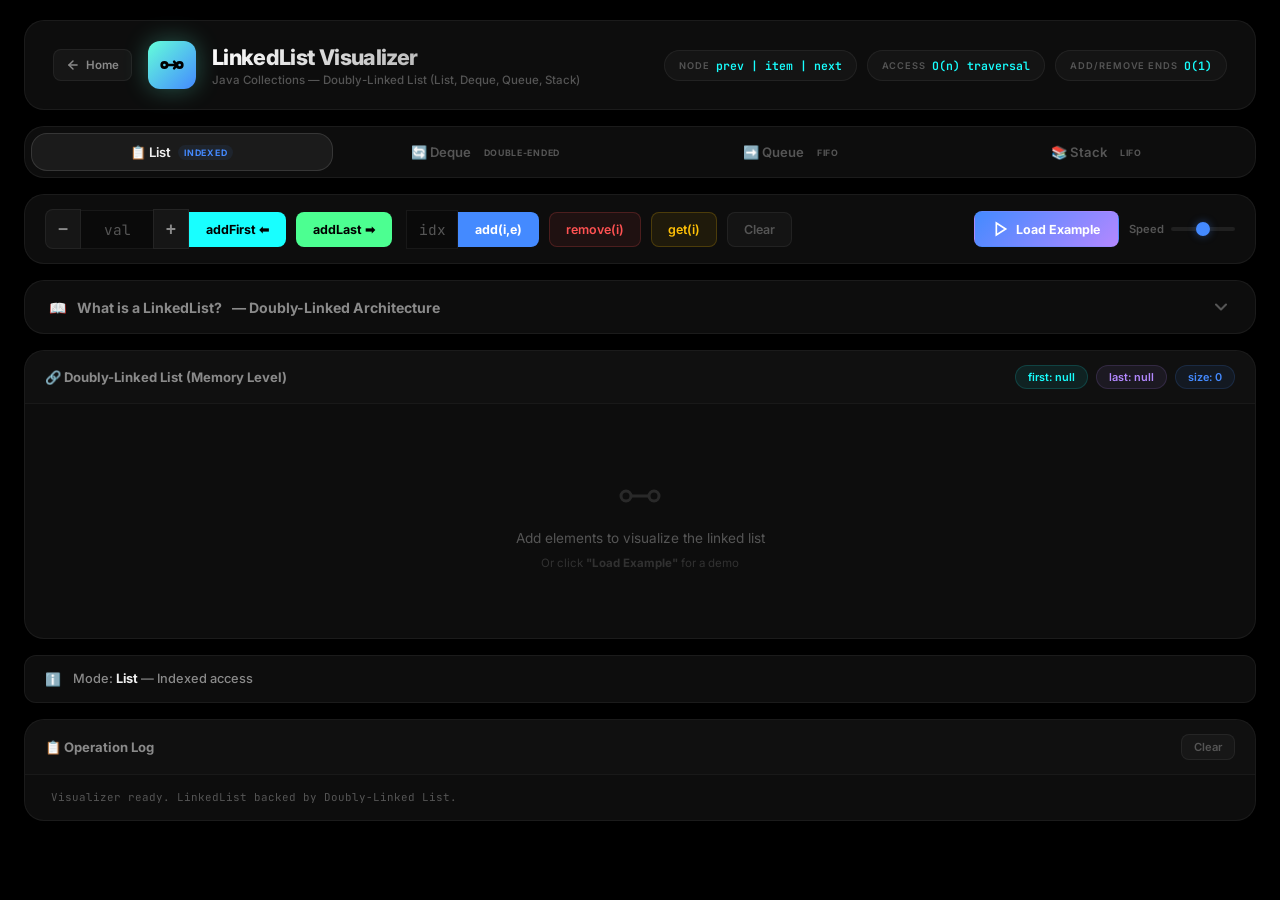
<file: LinkedList/index.html>
<!DOCTYPE html>
<html lang="en">
<head>
    <meta charset="UTF-8">
    <link rel="icon" type="image/svg+xml" href="data:image/svg+xml,%3Csvg xmlns='http://www.w3.org/2000/svg' viewBox='0 0 64 64'%3E%3Cdefs%3E%3ClinearGradient id='j' x1='0' y1='0' x2='0' y2='1'%3E%3Cstop offset='0' stop-color='%23f89820'/%3E%3Cstop offset='1' stop-color='%23e25303'/%3E%3C/linearGradient%3E%3C/defs%3E%3Cpath d='M24 4c0 0 -4 12 8 16s12 12 4 20' fill='none' stroke='url(%23j)' stroke-width='3' stroke-linecap='round'/%3E%3Cpath d='M32 4c0 0 -4 12 8 16s12 12 4 20' fill='none' stroke='url(%23j)' stroke-width='3' stroke-linecap='round'/%3E%3Cpath d='M12 30h34v8c0 14-34 14-34 0z' fill='url(%23j)'/%3E%3Cpath d='M46 33h6c6 0 6 10 0 10h-6' fill='none' stroke='url(%23j)' stroke-width='3'/%3E%3Cpath d='M8 52h48' stroke='url(%23j)' stroke-width='3' stroke-linecap='round'/%3E%3Cpath d='M14 56h36' stroke='url(%23j)' stroke-width='3' stroke-linecap='round'/%3E%3C/svg%3E">
    <meta name="viewport" content="width=device-width, initial-scale=1.0">
    <title>LinkedList Visualizer — Doubly-Linked List</title>
    <meta name="description" content="Interactive doubly-linked list visualizer for Java LinkedList. Animated List, Queue, Deque, and Stack operations with node traversal.">
    <link href="https://fonts.googleapis.com/css2?family=Inter:wght@400;500;600;700;800;900&family=JetBrains+Mono:wght@400;500;600;700&display=swap" rel="stylesheet">
    <style>
:root{
    --bg-primary:#000;--bg-secondary:#0a0a0a;--bg-panel:#0d0d0d;
    --border:rgba(255,255,255,0.06);--border-subtle:rgba(255,255,255,0.04);--border-glow:rgba(255,255,255,0.12);
    --text-primary:#f0f0f0;--text-secondary:#8a8a8a;--text-muted:#555;
    --accent-green:#4cff91;--accent-green-bg:rgba(76,255,145,0.10);
    --accent-red:#ff5252;--accent-red-bg:rgba(255,82,82,0.08);
    --accent-blue:#448aff;--accent-blue-bg:rgba(68,138,255,0.08);
    --accent-amber:#ffc107;--accent-amber-bg:rgba(255,193,7,0.08);
    --accent-purple:#b388ff;--accent-purple-bg:rgba(179,136,255,0.08);
    --accent-cyan:#18ffff;--accent-cyan-bg:rgba(24,255,255,0.08);
    --accent-teal:#64ffda;
    --radius-sm:8px;--radius-md:12px;--radius-lg:16px;--radius-xl:20px;--radius-full:999px;
    --shadow-md:0 4px 16px rgba(0,0,0,0.6);
    --font:'Inter',-apple-system,sans-serif;--font-mono:'JetBrains Mono','Fira Code',monospace;
    --transition:0.25s cubic-bezier(0.4,0,0.2,1);
}
*,*::before,*::after{box-sizing:border-box;margin:0;padding:0}
body{font-family:var(--font);background:var(--bg-primary);color:var(--text-primary);min-height:100vh;overflow-x:hidden;-webkit-font-smoothing:antialiased}
.app{max-width:1440px;margin:0 auto;padding:20px 24px;display:flex;flex-direction:column;gap:16px}

/* Header */
.header{display:flex;align-items:center;justify-content:space-between;padding:20px 28px;background:var(--bg-panel);border:1px solid var(--border);border-radius:var(--radius-xl);flex-wrap:wrap;gap:16px;backdrop-filter:blur(20px)}
.header-left{display:flex;align-items:center;gap:16px}
.logo-icon{width:48px;height:48px;border-radius:var(--radius-md);background:linear-gradient(135deg,var(--accent-teal),var(--accent-blue));display:flex;align-items:center;justify-content:center;color:#000;box-shadow:0 0 24px rgba(100,255,218,0.3);transition:transform var(--transition)}
.logo-icon:hover{transform:scale(1.08) rotate(-3deg)}
.header h1{font-size:1.35rem;font-weight:800;letter-spacing:-0.03em;background:linear-gradient(135deg,#fff,#888);-webkit-background-clip:text;background-clip:text;-webkit-text-fill-color:transparent}
.subtitle{font-size:0.72rem;color:var(--text-muted);font-weight:500;margin-top:3px}
.header-right{display:flex;align-items:center;gap:10px;flex-wrap:wrap}
.formula-badge{display:flex;align-items:center;gap:6px;padding:7px 14px;background:rgba(255,255,255,0.03);border:1px solid var(--border);border-radius:var(--radius-full);font-size:0.72rem;transition:all var(--transition)}
.formula-badge:hover{background:rgba(255,255,255,0.06);border-color:var(--border-glow)}
.formula-label{color:var(--text-muted);font-weight:600;text-transform:uppercase;font-size:0.58rem;letter-spacing:0.1em}
.formula-badge code{font-family:var(--font-mono);color:var(--accent-cyan);font-weight:600;font-size:0.72rem}

/* Mode Tabs */
.mode-bar{display:flex;align-items:center;gap:6px;padding:6px;background:var(--bg-panel);border:1px solid var(--border);border-radius:var(--radius-xl);backdrop-filter:blur(20px)}
.mode-tab{flex:1;display:flex;align-items:center;justify-content:center;gap:7px;padding:10px 18px;border:none;border-radius:var(--radius-lg);background:transparent;color:var(--text-muted);font-family:var(--font);font-size:0.82rem;font-weight:600;cursor:pointer;transition:all var(--transition)}
.mode-tab:hover{color:var(--text-secondary);background:rgba(255,255,255,0.03)}
.mode-tab.active{color:var(--text-primary);background:rgba(255,255,255,0.06);border:1px solid var(--border-glow)}
.mode-tag{font-size:0.55rem;font-weight:700;padding:2px 6px;border-radius:var(--radius-sm);text-transform:uppercase;letter-spacing:0.08em}
.mode-tab.active .mode-tag{background:var(--accent-blue-bg);color:var(--accent-blue)}

/* Controls */
.controls-bar{display:flex;align-items:center;justify-content:space-between;padding:14px 20px;background:var(--bg-panel);border:1px solid var(--border);border-radius:var(--radius-xl);gap:14px;flex-wrap:wrap;backdrop-filter:blur(20px)}
.controls-left,.controls-right{display:flex;align-items:center;gap:10px;flex-wrap:wrap}
.input-group{display:flex;align-items:center;gap:0}
.stepper-btn{width:36px;height:40px;display:flex;align-items:center;justify-content:center;background:rgba(255,255,255,0.04);border:1px solid var(--border);color:var(--text-secondary);cursor:pointer;transition:all var(--transition);font-size:1.1rem;font-weight:600;user-select:none}
.stepper-btn:first-child{border-radius:var(--radius-sm) 0 0 var(--radius-sm)}
.stepper-btn:hover{background:rgba(255,255,255,0.08);color:var(--text-primary)}
.stepper-btn:active{transform:scale(0.95)}
.input-group input{width:72px;padding:9px 8px;background:var(--bg-secondary);border:1px solid var(--border);border-left:none;border-right:none;color:var(--text-primary);font-family:var(--font-mono);font-size:0.9rem;font-weight:700;outline:none;text-align:center;transition:border-color var(--transition)}
.input-group input:focus{border-color:var(--accent-blue)}
.input-group input::placeholder{color:var(--text-muted);font-weight:400}
.input-group input::-webkit-outer-spin-button,.input-group input::-webkit-inner-spin-button{-webkit-appearance:none;margin:0}
.input-group input[type=number]{-moz-appearance:textfield;appearance:textfield}
.idx-input{width:52px!important;border-left:1px solid var(--border)!important;border-right:1px solid var(--border)!important;border-radius:0!important}

.btn{display:inline-flex;align-items:center;gap:7px;padding:9px 16px;font-family:var(--font);font-size:0.78rem;font-weight:600;border:1px solid transparent;border-radius:var(--radius-sm);cursor:pointer;transition:all var(--transition);white-space:nowrap;position:relative;overflow:hidden}
.btn::after{content:'';position:absolute;inset:0;background:linear-gradient(180deg,rgba(255,255,255,0.06) 0%,transparent 100%);pointer-events:none;opacity:0;transition:opacity var(--transition)}
.btn:hover::after{opacity:1}
.btn:active{transform:scale(0.96)}
.btn:disabled{opacity:0.3;cursor:not-allowed;pointer-events:none}
.btn-addFirst{background:var(--accent-cyan);color:#000;font-weight:700;border-radius:0 var(--radius-sm) var(--radius-sm) 0}
.btn-addFirst:hover{box-shadow:0 0 20px rgba(24,255,255,0.25)}
.btn-addLast{background:var(--accent-green);color:#000;font-weight:700}
.btn-addLast:hover{box-shadow:0 0 20px rgba(76,255,145,0.25)}
.btn-addAt{background:var(--accent-blue);color:#fff;font-weight:700}
.btn-addAt:hover{box-shadow:0 0 20px rgba(68,138,255,0.25)}
.btn-removeFirst{background:var(--accent-red-bg);color:var(--accent-red);border:1px solid rgba(255,82,82,0.2)}
.btn-removeFirst:hover{box-shadow:0 0 20px rgba(255,82,82,0.25)}
.btn-removeLast{background:var(--accent-amber-bg);color:var(--accent-amber);border:1px solid rgba(255,193,7,0.2)}
.btn-removeLast:hover{box-shadow:0 0 20px rgba(255,193,7,0.25)}
.btn-removeAt{background:var(--accent-red-bg);color:var(--accent-red);border:1px solid rgba(255,82,82,0.2)}
.btn-removeAt:hover{box-shadow:0 0 20px rgba(255,82,82,0.25)}
.btn-get{background:var(--accent-amber-bg);color:var(--accent-amber);border:1px solid rgba(255,193,7,0.2)}
.btn-get:hover{box-shadow:0 0 20px rgba(255,193,7,0.25)}
.btn-peek{background:var(--accent-purple-bg);color:var(--accent-purple);border:1px solid rgba(179,136,255,0.2)}
.btn-peek:hover{box-shadow:0 0 20px rgba(179,136,255,0.25)}
.btn-clear{background:rgba(255,255,255,0.03);color:var(--text-muted);border:1px solid var(--border)}
.btn-clear:hover{color:var(--text-secondary);background:rgba(255,255,255,0.06)}
.btn-sample{background:linear-gradient(135deg,var(--accent-blue),var(--accent-purple));color:white;padding:9px 18px;font-weight:700}
.btn-sample:hover{box-shadow:0 0 24px rgba(68,138,255,0.25);filter:brightness(1.15)}
.btn-clear-log{background:rgba(255,255,255,0.03);color:var(--text-muted);border:1px solid var(--border);padding:5px 12px;font-size:0.7rem}
.speed-control{display:flex;align-items:center;gap:7px}
.speed-control label{font-size:0.7rem;color:var(--text-muted);font-weight:600}
.speed-control input[type="range"]{width:64px;height:4px;-webkit-appearance:none;appearance:none;background:rgba(255,255,255,0.08);border-radius:2px;outline:none}
.speed-control input[type="range"]::-webkit-slider-thumb{-webkit-appearance:none;width:14px;height:14px;border-radius:50%;background:var(--accent-blue);cursor:pointer;box-shadow:0 0 8px rgba(68,138,255,0.4)}

/* Panels */
.panel{background:var(--bg-panel);border:1px solid var(--border);border-radius:var(--radius-xl);overflow:hidden;backdrop-filter:blur(20px)}
.panel-header{display:flex;align-items:center;justify-content:space-between;padding:14px 20px;border-bottom:1px solid var(--border-subtle);background:rgba(255,255,255,0.01);flex-wrap:wrap;gap:8px}
.panel-header h2{font-size:0.82rem;font-weight:700;color:var(--text-secondary)}
.badge{font-size:0.68rem;font-weight:600;padding:4px 12px;border-radius:var(--radius-full);border:1px solid}
.badge-blue{background:var(--accent-blue-bg);color:var(--accent-blue);border-color:rgba(68,138,255,0.15)}
.badge-cyan{background:var(--accent-cyan-bg);color:var(--accent-cyan);border-color:rgba(24,255,255,0.15)}
.badge-purple{background:var(--accent-purple-bg);color:var(--accent-purple);border-color:rgba(179,136,255,0.15)}

/* ===== Node Chain View ===== */
.chain-viewport{padding:28px 20px;overflow-x:auto;min-height:160px}
.chain-container{display:flex;align-items:flex-end;gap:0;min-width:fit-content;padding:10px 0}
.empty-state{display:flex;flex-direction:column;align-items:center;justify-content:center;gap:10px;color:var(--text-muted);font-size:0.85rem;padding:30px;width:100%;text-align:center}
.empty-state .hint{font-size:0.72rem;opacity:0.5}
.empty-state.hidden{display:none}

/* DLL Node */
.dll-node{display:flex;flex-direction:column;align-items:center;gap:5px;transition:all 0.4s cubic-bezier(0.34,1.56,0.64,1);padding-bottom:8px}
.node-box{display:flex;border-radius:10px;overflow:hidden;border:2px solid rgba(68,138,255,0.25);background:rgba(68,138,255,0.04);transition:all 0.3s ease;min-width:120px}
.node-ptr{width:40px;display:flex;align-items:center;justify-content:center;font-size:0.52rem;font-weight:600;font-family:var(--font-mono);transition:all 0.3s ease;padding:4px 2px}
.node-ptr.prev{background:rgba(24,255,255,0.06);color:var(--accent-cyan);border-right:1px solid rgba(255,255,255,0.06)}
.node-ptr.next{background:rgba(179,136,255,0.06);color:var(--accent-purple);border-left:1px solid rgba(255,255,255,0.06)}
.node-data{flex:1;display:flex;align-items:center;justify-content:center;padding:12px 10px;font-family:var(--font-mono);font-size:0.92rem;font-weight:700;color:var(--text-primary);min-width:34px}
.node-addr{font-size:0.55rem;font-weight:700;font-family:var(--font-mono);color:var(--accent-amber);opacity:0.7;letter-spacing:0.03em}
.node-label{font-size:0.55rem;font-weight:700;font-family:var(--font-mono);padding:2px 8px;border-radius:4px;letter-spacing:0.05em}
.node-label.first-label{color:var(--accent-cyan);background:var(--accent-cyan-bg)}
.node-label.last-label{color:var(--accent-purple);background:var(--accent-purple-bg)}
.node-label.idx-label{color:var(--text-muted)}

/* Node Highlights */
.dll-node.hl-add .node-box{border-color:rgba(76,255,145,0.5);background:rgba(76,255,145,0.06);animation:nodePopIn .4s ease}
.dll-node.hl-remove .node-box{border-color:rgba(255,82,82,0.5);background:rgba(255,82,82,0.06);opacity:0.6}
.dll-node.hl-traverse .node-box{border-color:rgba(255,193,7,0.5);background:rgba(255,193,7,0.06);animation:traversePulse .5s ease}
.dll-node.hl-peek .node-box{border-color:rgba(179,136,255,0.5);background:rgba(179,136,255,0.06);animation:peekPulse .8s ease infinite}
.dll-node.hl-found .node-box{border-color:rgba(76,255,145,0.5);background:rgba(76,255,145,0.06);box-shadow:0 0 20px rgba(76,255,145,0.2)}
@keyframes nodePopIn{0%{transform:scale(0);opacity:0}60%{transform:scale(1.1)}100%{transform:scale(1);opacity:1}}
@keyframes traversePulse{0%{transform:scale(1)}50%{transform:scale(1.06)}100%{transform:scale(1)}}
@keyframes peekPulse{0%,100%{transform:scale(1)}50%{transform:scale(1.05);box-shadow:0 0 16px rgba(179,136,255,0.3)}}

/* Arrow between nodes */
.arrow-connector{display:flex;flex-direction:column;align-items:center;justify-content:center;width:52px;flex-shrink:0;padding-bottom:28px;gap:4px}
.arrow-line{position:relative;width:100%;height:3px;border-radius:1.5px}
.arrow-line.fwd{background:rgba(255,255,255,0.8)}
.arrow-line.bwd{background:rgba(255,255,255,0.5)}
.arrow-line.fwd::after{content:'';position:absolute;right:-1px;top:50%;transform:translateY(-50%);width:0;height:0;border-left:8px solid rgba(255,255,255,0.9);border-top:5px solid transparent;border-bottom:5px solid transparent}
.arrow-line.bwd::before{content:'';position:absolute;left:-1px;top:50%;transform:translateY(-50%);width:0;height:0;border-right:8px solid rgba(255,255,255,0.6);border-top:5px solid transparent;border-bottom:5px solid transparent}

/* Null marker */
.null-marker{display:flex;flex-direction:column;align-items:center;justify-content:center;padding:6px 10px;color:var(--text-muted);font-family:var(--font-mono);font-size:0.62rem;font-weight:700;opacity:0.5;border:1.5px dashed rgba(255,255,255,0.1);border-radius:6px;background:rgba(255,255,255,0.02);height:46px;margin-bottom:28px}

/* Info Bar */
.info-bar{display:flex;align-items:center;gap:12px;padding:12px 20px;background:var(--bg-panel);border:1px solid var(--border);border-radius:var(--radius-md);font-size:0.8rem;color:var(--text-secondary);min-height:48px;transition:all 0.3s ease;backdrop-filter:blur(20px)}
.info-bar.action-add{border-color:rgba(76,255,145,0.2);background:rgba(76,255,145,0.03)}
.info-bar.action-remove{border-color:rgba(255,82,82,0.2);background:rgba(255,82,82,0.03)}
.info-bar.action-peek{border-color:rgba(179,136,255,0.2);background:rgba(179,136,255,0.03)}
.info-bar.action-get{border-color:rgba(255,193,7,0.2);background:rgba(255,193,7,0.03)}
.info-text{font-weight:500;line-height:1.5}
.info-text strong{color:var(--text-primary);font-weight:700}

/* Log */
.log-panel{max-height:220px}
.log-container{padding:10px 16px;max-height:160px;overflow-y:auto;display:flex;flex-direction:column;gap:3px}
.log-container::-webkit-scrollbar{width:3px}
.log-container::-webkit-scrollbar-track{background:transparent}
.log-container::-webkit-scrollbar-thumb{background:rgba(255,255,255,0.08);border-radius:2px}
.log-entry{font-family:var(--font-mono);font-size:0.68rem;padding:4px 10px;border-radius:var(--radius-sm);line-height:1.6}
.log-entry.log-add{color:var(--accent-green);background:var(--accent-green-bg)}
.log-entry.log-remove{color:var(--accent-red);background:var(--accent-red-bg)}
.log-entry.log-peek{color:var(--accent-purple);background:var(--accent-purple-bg)}
.log-entry.log-get{color:var(--accent-amber);background:var(--accent-amber-bg)}
.log-entry.log-info{color:var(--text-muted)}

/* ===== Theory Section ===== */
.theory-section{background:var(--bg-panel);border:1px solid var(--border);border-radius:var(--radius-xl);overflow:hidden;backdrop-filter:blur(20px)}
.theory-toggle{width:100%;display:flex;align-items:center;justify-content:space-between;padding:16px 24px;cursor:pointer;background:none;border:none;color:var(--text-primary);font-family:var(--font);transition:background var(--transition)}
.theory-toggle:hover{background:rgba(255,255,255,0.02)}
.theory-toggle h2{font-size:0.88rem;font-weight:700;display:flex;align-items:center;gap:10px;color:var(--text-secondary)}
.theory-toggle h2 .accent{color:var(--accent-orange)}
.toggle-chevron{width:20px;height:20px;color:var(--text-muted);transition:transform 0.3s ease}
.theory-section.open .toggle-chevron{transform:rotate(180deg)}
.theory-body{max-height:0;overflow:hidden;transition:max-height 0.5s cubic-bezier(0.4,0,0.2,1)}
.theory-section.open .theory-body{max-height:3500px}
.theory-inner{padding:0 24px 24px;display:flex;flex-direction:column;gap:20px}
.theory-grid{display:grid;grid-template-columns:1fr 1fr;gap:16px}
@media(max-width:800px){.theory-grid{grid-template-columns:1fr}}
.theory-card{background:rgba(255,255,255,0.02);border:1px solid var(--border);border-radius:var(--radius-lg);padding:20px;transition:border-color var(--transition)}
.theory-card:hover{border-color:var(--border-glow)}
.theory-card h3{font-size:0.82rem;font-weight:700;margin-bottom:10px;display:flex;align-items:center;gap:8px}
.theory-card h3 .icon{width:28px;height:28px;border-radius:var(--radius-sm);display:flex;align-items:center;justify-content:center;font-size:0.85rem;flex-shrink:0}
.theory-card p,.theory-card li{font-size:0.76rem;color:var(--text-secondary);line-height:1.7}
.theory-card ul{padding-left:16px;display:flex;flex-direction:column;gap:4px}
.theory-card code{font-family:var(--font-mono);font-size:0.72rem;color:var(--accent-cyan);background:rgba(24,255,255,0.06);padding:1px 6px;border-radius:4px}
.theory-full{grid-column:1/-1}
.complexity-table{width:100%;border-collapse:collapse;margin-top:8px}
.complexity-table th,.complexity-table td{padding:8px 12px;font-size:0.72rem;text-align:left;border-bottom:1px solid var(--border-subtle)}
.complexity-table th{color:var(--text-muted);font-weight:600;text-transform:uppercase;font-size:0.62rem;letter-spacing:0.08em}
.complexity-table td{font-family:var(--font-mono);color:var(--text-primary);font-weight:600}
.complexity-table td:first-child{font-family:var(--font);color:var(--text-secondary)}
.complexity-table .good{color:var(--accent-green)}
.complexity-table .warn{color:var(--accent-amber)}
.complexity-table .bad{color:var(--accent-red)}

@media(max-width:900px){.header,.controls-bar{flex-direction:column;align-items:flex-start}.controls-left,.controls-right{width:100%}}
@media(max-width:600px){.app{padding:12px 14px;gap:12px}.formula-badge{display:none}.node-box{min-width:90px}.node-ptr{width:32px;font-size:0.45rem}.node-data{font-size:0.78rem;padding:10px 6px}.arrow-connector{width:32px}}
.home-link{display:inline-flex;align-items:center;gap:6px;padding:8px 12px;background:rgba(255,255,255,0.04);border:1px solid var(--border);border-radius:var(--radius-sm);color:var(--text-secondary);font-size:0.72rem;font-weight:600;text-decoration:none;transition:all var(--transition)}
.home-link:hover{background:rgba(255,255,255,0.08);color:var(--text-primary);border-color:var(--border-glow)}
    </style>
</head>
<body>
<div class="app">
    <header class="header">
        <div class="header-left">
            <a href="../index.html" class="home-link" aria-label="Back to Home" title="Back to Home">
                <svg width="14" height="14" viewBox="0 0 24 24" fill="none" stroke="currentColor" stroke-width="2.5" stroke-linecap="round" stroke-linejoin="round"><path d="M19 12H5"/><path d="m12 19-7-7 7-7"/></svg>
                Home
            </a>
            <div class="logo-icon">
                <svg width="26" height="26" viewBox="0 0 24 24" fill="none" stroke="currentColor" stroke-width="2.5" stroke-linecap="round" stroke-linejoin="round">
                    <circle cx="5" cy="12" r="2.5"/><circle cx="19" cy="12" r="2.5"/><line x1="7.5" y1="12" x2="16.5" y2="12"/>
                    <polyline points="14 9 16.5 12 14 15"/>
                </svg>
            </div>
            <div>
                <h1>LinkedList Visualizer</h1>
                <p class="subtitle">Java Collections — Doubly-Linked List (List, Deque, Queue, Stack)</p>
            </div>
        </div>
        <div class="header-right">
            <div class="formula-badge"><span class="formula-label">Node</span><code>prev | item | next</code></div>
            <div class="formula-badge"><span class="formula-label">Access</span><code>O(n) traversal</code></div>
            <div class="formula-badge"><span class="formula-label">Add/Remove ends</span><code>O(1)</code></div>
        </div>
    </header>

    <!-- Mode Tabs -->
    <div class="mode-bar">
        <button class="mode-tab active" data-mode="list">📋 List <span class="mode-tag">Indexed</span></button>
        <button class="mode-tab" data-mode="deque">🔄 Deque <span class="mode-tag">Double-Ended</span></button>
        <button class="mode-tab" data-mode="queue">➡️ Queue <span class="mode-tag">FIFO</span></button>
        <button class="mode-tab" data-mode="stack">📚 Stack <span class="mode-tag">LIFO</span></button>
    </div>

    <!-- Controls -->
    <div class="controls-bar">
        <div class="controls-left">
            <div class="input-group">
                <button class="stepper-btn" id="decBtn" type="button">−</button>
                <input type="number" id="valueInput" placeholder="val" min="-999" max="999">
                <button class="stepper-btn" id="incBtn" type="button" style="border-radius:0">+</button>
                <button id="addFirstBtn" class="btn btn-addFirst">⬅ addFirst</button>
            </div>
            <button id="addLastBtn" class="btn btn-addLast">addLast ➡</button>
            <div class="input-group" style="margin-left:4px">
                <input type="number" id="idxInput" class="idx-input" placeholder="idx" min="0">
                <button id="addAtBtn" class="btn btn-addAt" style="border-radius:0 var(--radius-sm) var(--radius-sm) 0">add(i,e)</button>
            </div>
            <button id="removeFirstBtn" class="btn btn-removeFirst">removeFirst</button>
            <button id="removeLastBtn" class="btn btn-removeLast">removeLast</button>
            <button id="removeAtBtn" class="btn btn-removeAt">remove(i)</button>
            <button id="getBtn" class="btn btn-get">get(i)</button>
            <button id="peekFirstBtn" class="btn btn-peek">peekFirst</button>
            <button id="peekLastBtn" class="btn btn-peek">peekLast</button>
            <button id="clearBtn" class="btn btn-clear">Clear</button>
        </div>
        <div class="controls-right">
            <button id="sampleBtn" class="btn btn-sample">
                <svg width="16" height="16" viewBox="0 0 24 24" fill="none" stroke="currentColor" stroke-width="2.5"><polygon points="5 3 19 12 5 21 5 3"/></svg>
                Load Example
            </button>
            <div class="speed-control"><label>Speed</label><input type="range" id="speedSlider" min="1" max="5" value="3" step="1"></div>
        </div>
    </div>

    <!-- Theory Section -->
    <div class="theory-section" id="theorySection">
        <button class="theory-toggle" id="theoryToggle" type="button">
            <h2>📖 <span class="accent" style="color:var(--accent-orange)">What is a LinkedList?</span> — Doubly-Linked Architecture</h2>
            <svg class="toggle-chevron" viewBox="0 0 24 24" fill="none" stroke="currentColor" stroke-width="2.5" stroke-linecap="round" stroke-linejoin="round"><polyline points="6 9 12 15 18 9"/></svg>
        </button>
        <div class="theory-body">
            <div class="theory-inner">
                <div class="theory-grid">
                    <div class="theory-card">
                        <h3><span class="icon" style="background:var(--accent-cyan-bg);color:var(--accent-cyan)">🔗</span> Node-Based Storage</h3>
                        <p style="margin-bottom:10px">Unlike an ArrayList, a LinkedList does not store elements in contiguous memory. Instead, it creates a wrapper object (a Node) for each element:</p>
                        <ul>
                            <li><strong>Scattered Memory:</strong> Nodes live wherever there is free space in the heap.</li>
                            <li><strong>Doubly-Linked:</strong> Each node holds 3 things: a reference to the <code>prev</code> node, its <code>item</code>, and a reference to the <code>next</code> node.</li>
                        </ul>
                    </div>

                    <div class="theory-card">
                        <h3><span class="icon" style="background:var(--accent-green-bg);color:var(--accent-green)">⚡</span> The O(1) Operations</h3>
                        <p style="margin-bottom:10px">Because it holds pointers to the <code>first</code> (head) and <code>last</code> (tail) elements, endpoint operations are incredibly fast:</p>
                        <ul>
                            <li><strong>Adding/Removing at Ends:</strong> <code>addFirst()</code>, <code>addLast()</code>, <code>removeFirst()</code>, and <code>removeLast()</code> take exactly <strong>O(1)</strong> time. They only require updating a few pointers.</li>
                            <li>This makes it excellent for <strong>Queue</strong> and <strong>Deque</strong> implementations.</li>
                        </ul>
                    </div>

                    <div class="theory-card">
                        <h3><span class="icon" style="background:var(--accent-red-bg);color:var(--accent-red)">📉</span> The Traversal Cost</h3>
                        <p style="margin-bottom:10px">LinkedList loses the O(1) random access advantage of arrays:</p>
                        <ul>
                            <li><strong>No Direct Indexing:</strong> To find <code>get(i)</code>, it must iterate node-by-node from the head (or tail), taking <strong>O(N)</strong> time.</li>
                            <li><strong>Worse Cache Locality:</strong> Because nodes are scattered, the CPU cache will miss frequently, making iteration slower in practice than an ArrayList.</li>
                            <li><strong>Memory Overhead:</strong> Every item requires an extra Node object with pointers.</li>
                        </ul>
                    </div>

                    <div class="theory-card theory-full">
                        <h3><span class="icon" style="background:rgba(255,255,255,0.05);color:var(--text-primary)">⚙️</span> Common Methods & Time Complexity</h3>
                        <table class="complexity-table">
                            <thead>
                                <tr>
                                    <th>Method</th>
                                    <th>Description</th>
                                    <th>Origin</th>
                                    <th>Time Comp.</th>
                                </tr>
                            </thead>
                            <tbody>
                                <tr>
                                    <td><code>void addFirst(E e)</code></td>
                                    <td>Inserts element at the beginning. Used in Stack (push)/Deque.</td>
                                    <td>Deque</td>
                                    <td><span class="good">O(1)</span></td>
                                </tr>
                                <tr>
                                    <td><code>void addLast(E e)</code> / <code>add(E e)</code></td>
                                    <td>Appends element to the end. Used in Queue/List.</td>
                                    <td>Deque/List</td>
                                    <td><span class="good">O(1)</span></td>
                                </tr>
                                <tr>
                                    <td><code>E removeFirst()</code> / <code>poll()</code></td>
                                    <td>Removes and returns the first element. Used in Queue/Stack/Deque.</td>
                                    <td>Deque/Queue</td>
                                    <td><span class="good">O(1)</span></td>
                                </tr>
                                <tr>
                                    <td><code>E get(int i)</code></td>
                                    <td>Returns element at index <code>i</code> by traversing node links.</td>
                                    <td>List</td>
                                    <td><span class="bad">O(n)</span></td>
                                </tr>
                                <tr>
                                    <td><code>void add(int i, E e)</code></td>
                                    <td>Inserts at index <code>i</code>. Traversal is O(n), but insertion is O(1).</td>
                                    <td>List</td>
                                    <td><span class="bad">O(n)</span></td>
                                </tr>
                            </tbody>
                        </table>
                        <p style="margin-top:10px;font-size:0.65rem;color:var(--text-muted)">* The visualizer demonstrates that finding the exact node takes O(n) traversal, but the actual operation of 'unlinking' and 'linking' nodes is instantaneous O(1), no shifting required.</p>
                    </div>
                </div>
            </div>
        </div>
    </div>

    <!-- Chain View -->
    <div class="panel">
        <div class="panel-header">
            <h2>🔗 Doubly-Linked List (Memory Level)</h2>
            <div style="display:flex;gap:8px;align-items:center;flex-wrap:wrap">
                <span class="badge badge-cyan" id="firstLabel">first: null</span>
                <span class="badge badge-purple" id="lastLabel">last: null</span>
                <span class="badge badge-blue" id="sizeLabel">size: 0</span>
            </div>
        </div>
        <div class="chain-viewport" id="chainViewport">
            <div class="chain-container" id="chainContainer">
                <div class="empty-state" id="emptyState">
                    <svg width="48" height="48" viewBox="0 0 24 24" fill="none" stroke="currentColor" stroke-width="1.5" opacity="0.4">
                        <circle cx="5" cy="12" r="2.5"/><circle cx="19" cy="12" r="2.5"/><line x1="7.5" y1="12" x2="16.5" y2="12"/>
                    </svg>
                    <p>Add elements to visualize the linked list</p>
                    <p class="hint">Or click <strong>"Load Example"</strong> for a demo</p>
                </div>
            </div>
        </div>
    </div>

    <!-- Info Bar -->
    <div class="info-bar" id="infoBar">
        <div>ℹ️</div>
        <div class="info-text" id="infoText">Ready. Add elements or load the example. Mode: <strong>List</strong></div>
    </div>

    <!-- Log -->
    <div class="panel log-panel">
        <div class="panel-header">
            <h2>📋 Operation Log</h2>
            <button id="clearLogBtn" class="btn btn-clear-log">Clear</button>
        </div>
        <div class="log-container" id="logContainer">
            <div class="log-entry log-info">Visualizer ready. LinkedList backed by Doubly-Linked List.</div>
        </div>
    </div>
</div>

<script>
/* ===== Doubly-Linked List ===== */
class DLLNode { constructor(val) { this.val = val; this.prev = null; this.next = null; } }
class DoublyLinkedList {
    constructor() { this.first = null; this.last = null; this._size = 0; }
    get size() { return this._size; }
    get isEmpty() { return this._size === 0; }

    addFirst(val) { const n = new DLLNode(val); if (!this.first) { this.first = this.last = n; } else { n.next = this.first; this.first.prev = n; this.first = n; } this._size++; }
    addLast(val) { const n = new DLLNode(val); if (!this.last) { this.first = this.last = n; } else { n.prev = this.last; this.last.next = n; this.last = n; } this._size++; }

    addAt(idx, val) {
        if (idx < 0 || idx > this._size) return false;
        if (idx === 0) { this.addFirst(val); return true; }
        if (idx === this._size) { this.addLast(val); return true; }
        const n = new DLLNode(val); let cur = this._nodeAt(idx);
        n.prev = cur.prev; n.next = cur; cur.prev.next = n; cur.prev = n; this._size++;
        return true;
    }

    removeFirst() { if (!this.first) return null; const v = this.first.val; if (this.first === this.last) { this.first = this.last = null; } else { this.first = this.first.next; this.first.prev = null; } this._size--; return v; }
    removeLast() { if (!this.last) return null; const v = this.last.val; if (this.first === this.last) { this.first = this.last = null; } else { this.last = this.last.prev; this.last.next = null; } this._size--; return v; }
    removeAt(idx) { if (idx < 0 || idx >= this._size) return null; if (idx === 0) return this.removeFirst(); if (idx === this._size - 1) return this.removeLast(); const n = this._nodeAt(idx); n.prev.next = n.next; n.next.prev = n.prev; this._size--; return n.val; }

    get(idx) { const n = this._nodeAt(idx); return n ? n.val : null; }
    peekFirst() { return this.first ? this.first.val : null; }
    peekLast() { return this.last ? this.last.val : null; }
    clear() { this.first = null; this.last = null; this._size = 0; }
    toArray() { const a = []; let n = this.first; while (n) { a.push(n.val); n = n.next; } return a; }

    _nodeAt(idx) {
        if (idx < 0 || idx >= this._size) return null;
        let n;
        if (idx < this._size / 2) { n = this.first; for (let i = 0; i < idx; i++) n = n.next; }
        else { n = this.last; for (let i = this._size - 1; i > idx; i--) n = n.prev; }
        return n;
    }
    // Returns which end traversal starts from
    _traverseDir(idx) { return idx < this._size / 2 ? 'first' : 'last'; }
}

/* ===== Visualizer ===== */
(function() {
    'use strict';
    const $ = id => document.getElementById(id);
    const decBtn=$('decBtn'),incBtn=$('incBtn'),valueInput=$('valueInput'),idxInput=$('idxInput');
    const addFirstBtn=$('addFirstBtn'),addLastBtn=$('addLastBtn'),addAtBtn=$('addAtBtn');
    const removeFirstBtn=$('removeFirstBtn'),removeLastBtn=$('removeLastBtn'),removeAtBtn=$('removeAtBtn');
    const getBtn=$('getBtn'),peekFirstBtn=$('peekFirstBtn'),peekLastBtn=$('peekLastBtn');
    const clearBtn=$('clearBtn'),sampleBtn=$('sampleBtn'),clearLogBtn=$('clearLogBtn'),speedSlider=$('speedSlider');
    const chainContainer=$('chainContainer'),emptyState=$('emptyState');
    const infoBar=$('infoBar'),infoText=$('infoText'),logContainer=$('logContainer');
    const firstLabel=$('firstLabel'),lastLabel=$('lastLabel'),sizeLabel=$('sizeLabel');
    const allBtns=[addFirstBtn,addLastBtn,addAtBtn,removeFirstBtn,removeLastBtn,removeAtBtn,getBtn,peekFirstBtn,peekLastBtn,clearBtn,sampleBtn];

    let dll = new DoublyLinkedList();
    let animating = false;
    let currentMode = 'list';

    const modeConfig = {
        list: { addFirstBtn:['addFirst ⬅',true], addLastBtn:['addLast ➡',true], addAtBtn:['add(i,e)',true], removeFirstBtn:['',false], removeLastBtn:['',false], removeAtBtn:['remove(i)',true], getBtn:['get(i)',true], peekFirstBtn:['',false], peekLastBtn:['',false] },
        deque: { addFirstBtn:['⬅ addFirst',true], addLastBtn:['addLast ➡',true], addAtBtn:['',false], removeFirstBtn:['removeFirst',true], removeLastBtn:['removeLast',true], removeAtBtn:['',false], getBtn:['',false], peekFirstBtn:['peekFirst',true], peekLastBtn:['peekLast',true] },
        queue: { addFirstBtn:['',false], addLastBtn:['offer ➡',true], addAtBtn:['',false], removeFirstBtn:['poll',true], removeLastBtn:['',false], removeAtBtn:['',false], getBtn:['',false], peekFirstBtn:['peek',true], peekLastBtn:['',false] },
        stack: { addFirstBtn:['push ⬅',true], addLastBtn:['',false], addAtBtn:['',false], removeFirstBtn:['pop',true], removeLastBtn:['',false], removeAtBtn:['',false], getBtn:['',false], peekFirstBtn:['peek',true], peekLastBtn:['',false] }
    };

    function applyMode(mode) {
        currentMode = mode;
        document.querySelectorAll('.mode-tab').forEach(t => t.classList.toggle('active', t.dataset.mode === mode));
        const cfg = modeConfig[mode];
        const btnMap = {addFirstBtn,addLastBtn,addAtBtn,removeFirstBtn,removeLastBtn,removeAtBtn,getBtn,peekFirstBtn,peekLastBtn};
        for (const [id,[label,visible]] of Object.entries(cfg)) {
            const b = btnMap[id]; if (!b) continue; b.style.display = visible ? '' : 'none'; if (label) b.textContent = label;
        }
        // Show/hide idx input based on mode
        idxInput.parentElement.style.display = (mode === 'list') ? '' : 'none';
        setInfo(`Mode: <strong>${mode.charAt(0).toUpperCase()+mode.slice(1)}</strong> — ${mode==='list'?'Indexed access':mode==='deque'?'Double-ended queue':mode==='queue'?'FIFO queue':'LIFO stack'}`, '');
    }

    function getDelay(){const s=[1200,800,550,350,200];return s[parseInt(speedSlider.value)-1]||550}
    function setAnimating(v){animating=v;allBtns.forEach(b=>b.disabled=v);updateBtns()}
    function updateBtns(){[removeFirstBtn,removeLastBtn,removeAtBtn,getBtn,peekFirstBtn,peekLastBtn].forEach(b=>{if(b.style.display!=='none')b.disabled=animating||dll.isEmpty})}

    function logMsg(msg,type='info'){const e=document.createElement('div');e.className=`log-entry log-${type}`;const t=new Date().toLocaleTimeString('en-US',{hour12:false,hour:'2-digit',minute:'2-digit',second:'2-digit'});e.textContent=`[${t}] ${msg}`;logContainer.appendChild(e);logContainer.scrollTop=logContainer.scrollHeight}
    function setInfo(msg,cls=''){infoText.innerHTML=msg;infoBar.className='info-bar'+(cls?` action-${cls}`:'')}
    function sleep(ms){return new Promise(r=>setTimeout(r,ms))}

    /* ===== Render Chain ===== */
    function renderChain(hlIdx = -1, hlType = '') {
        const arr = dll.toArray();
        const sz = dll.size;
        // Assign dummy addresses: 0x1000, 0x2000, etc.
        const addrs = arr.map((_, i) => '0x' + ((i + 1) * 1000).toString(16).toUpperCase());
        firstLabel.textContent = `first: ${sz > 0 ? addrs[0] : 'null'}`;
        lastLabel.textContent = `last: ${sz > 0 ? addrs[sz - 1] : 'null'}`;
        sizeLabel.textContent = `size: ${sz}`;

        if (sz === 0) { emptyState.classList.remove('hidden'); chainContainer.innerHTML = ''; chainContainer.appendChild(emptyState); return; }
        emptyState.classList.add('hidden');

        let html = '<div class="null-marker">null</div>';
        // CSS arrow — bold white, centered
        const cssArrow = '<div class="arrow-connector"><div class="arrow-line fwd"></div><div class="arrow-line bwd"></div></div>';

        for (let i = 0; i < arr.length; i++) {
            const isFirst = i === 0, isLast = i === arr.length - 1;
            let cls = '';
            if (i === hlIdx) cls = `hl-${hlType}`;
            // Pointer addresses
            const prevAddr = isFirst ? 'null' : addrs[i - 1];
            const nextAddr = isLast ? 'null' : addrs[i + 1];
            // Labels
            let labels = '';
            if (isFirst && isLast) labels = '<span class="node-label first-label">first</span><span class="node-label last-label">last</span>';
            else if (isFirst) labels = '<span class="node-label first-label">first</span>';
            else if (isLast) labels = '<span class="node-label last-label">last</span>';
            labels += `<span class="node-label idx-label">[${i}]</span>`;

            html += `<div class="dll-node ${cls}">
                <div style="display:flex;gap:4px;min-height:18px;align-items:center">${labels}</div>
                <span class="node-addr">${addrs[i]}</span>
                <div class="node-box">
                    <div class="node-ptr prev">${prevAddr}</div>
                    <div class="node-data">${arr[i]}</div>
                    <div class="node-ptr next">${nextAddr}</div>
                </div>
            </div>`;
            if (!isLast) html += cssArrow;
        }
        html += '<div class="null-marker">null</div>';
        chainContainer.innerHTML = html;
    }

    /* ===== Handlers ===== */
    function getVal(){const v=parseInt(valueInput.value);if(isNaN(v)){setInfo('⚠️ Enter a valid integer.','');return null}valueInput.value='';valueInput.focus();return v}
    function getIdx(){const v=parseInt(idxInput.value);if(isNaN(v)||v<0){setInfo('⚠️ Enter a valid index ≥ 0.','');return null}return v}

    async function handleAddFirst(){const v=getVal();if(v===null)return;setAnimating(true);dll.addFirst(v);logMsg(`addFirst(${v}). size=${dll.size}`,'add');renderChain(0,'add');setInfo(`✅ <strong>addFirst(${v})</strong> — new node at head. O(1). Size: <strong>${dll.size}</strong>`,'add');await sleep(getDelay());renderChain();setAnimating(false)}

    async function handleAddLast(){const v=getVal();if(v===null)return;setAnimating(true);dll.addLast(v);logMsg(`addLast(${v}). size=${dll.size}`,'add');renderChain(dll.size-1,'add');setInfo(`✅ <strong>addLast(${v})</strong> — new node at tail. O(1). Size: <strong>${dll.size}</strong>`,'add');await sleep(getDelay());renderChain();setAnimating(false)}

    async function handleAddAt(){const v=getVal();const i=getIdx();if(v===null||i===null)return;if(i>dll.size){setInfo(`⚠️ Index ${i} out of bounds. Size = ${dll.size}`,'');return}setAnimating(true);const d=getDelay();
        // Animate traversal
        if(i>0&&i<dll.size){const dir=dll._traverseDir(i);const steps=dir==='first'?i:dll.size-i;setInfo(`🔍 Traversing from <strong>${dir}</strong> (${steps} steps)...`,'get');
        const start=dir==='first'?0:dll.size-1;const step=dir==='first'?1:-1;
        for(let s=start;dir==='first'?s<i:s>i;s+=step){renderChain(s,'traverse');await sleep(d*0.35)}}
        dll.addAt(i,v);logMsg(`add(${i}, ${v}). size=${dll.size}`,'add');renderChain(i,'add');
        setInfo(`✅ <strong>add(${i}, ${v})</strong> — inserted. ${i===0||i===dll.size-1?'O(1)':'O(n) traversal'}. Size: <strong>${dll.size}</strong>`,'add');await sleep(d);renderChain();setAnimating(false)}

    async function handleRemoveFirst(){if(dll.isEmpty)return;setAnimating(true);renderChain(0,'remove');await sleep(getDelay());const v=dll.removeFirst();logMsg(`removeFirst() → ${v}. size=${dll.size}`,'remove');setInfo(`🗑️ <strong>removeFirst()</strong> → <strong>${v}</strong>. O(1). Size: <strong>${dll.size}</strong>`,'remove');renderChain();setAnimating(false)}

    async function handleRemoveLast(){if(dll.isEmpty)return;setAnimating(true);renderChain(dll.size-1,'remove');await sleep(getDelay());const v=dll.removeLast();logMsg(`removeLast() → ${v}. size=${dll.size}`,'remove');setInfo(`🗑️ <strong>removeLast()</strong> → <strong>${v}</strong>. O(1). Size: <strong>${dll.size}</strong>`,'remove');renderChain();setAnimating(false)}

    async function handleRemoveAt(){const i=getIdx();if(i===null)return;if(i>=dll.size){setInfo(`⚠️ Index ${i} out of bounds. Size = ${dll.size}`,'');return}setAnimating(true);const d=getDelay();
        if(i>0&&i<dll.size-1){const dir=dll._traverseDir(i);const steps=dir==='first'?i:dll.size-1-i;setInfo(`🔍 Traversing from <strong>${dir}</strong> (${steps} steps)...`,'get');
        const start=dir==='first'?0:dll.size-1;const step=dir==='first'?1:-1;
        for(let s=start;dir==='first'?s<i:s>i;s+=step){renderChain(s,'traverse');await sleep(d*0.35)}}
        renderChain(i,'remove');await sleep(d);const v=dll.removeAt(i);logMsg(`remove(${i}) → ${v}. size=${dll.size}`,'remove');
        setInfo(`🗑️ <strong>remove(${i})</strong> → <strong>${v}</strong>. Size: <strong>${dll.size}</strong>`,'remove');renderChain();setAnimating(false)}

    async function handleGet(){const i=getIdx();if(i===null)return;if(i>=dll.size){setInfo(`⚠️ Index ${i} out of bounds. Size = ${dll.size}`,'');return}setAnimating(true);const d=getDelay();
        const dir=dll._traverseDir(i);const steps=dir==='first'?i:dll.size-1-i;
        setInfo(`🔍 <strong>get(${i})</strong>: traversing from <strong>${dir}</strong> (${steps} hops)...`,'get');
        const start=dir==='first'?0:dll.size-1;const step=dir==='first'?1:-1;
        for(let s=start;dir==='first'?s<=i:s>=i;s+=step){renderChain(s,s===i?'found':'traverse');
        if(s===i)setInfo(`✅ <strong>get(${i})</strong> → <strong>${dll.get(i)}</strong>. O(n) — took ${steps} step(s) from ${dir}.`,'get');
        await sleep(d*0.4)}
        logMsg(`get(${i}) → ${dll.get(i)}`,'get');await sleep(800);renderChain();setAnimating(false)}

    async function handlePeekFirst(){if(dll.isEmpty)return;setAnimating(true);const v=dll.peekFirst();logMsg(`peekFirst() → ${v}`,'peek');setInfo(`🔍 <strong>peekFirst()</strong> → <strong>${v}</strong>. O(1) — just return first.item`,'peek');renderChain(0,'peek');await sleep(1200);renderChain();setAnimating(false)}

    async function handlePeekLast(){if(dll.isEmpty)return;setAnimating(true);const v=dll.peekLast();logMsg(`peekLast() → ${v}`,'peek');setInfo(`🔍 <strong>peekLast()</strong> → <strong>${v}</strong>. O(1) — just return last.item`,'peek');renderChain(dll.size-1,'peek');await sleep(1200);renderChain();setAnimating(false)}

    function handleClear(){dll.clear();logMsg('clear()','info');setInfo('🧹 LinkedList cleared.','');renderChain()}

    async function handleSample(){dll=new DoublyLinkedList();renderChain();setAnimating(true);const vals=[10,20,30,40,50];logMsg(`Loading: addLast(${vals.join(', ')}) then addFirst(5)`,'info');const d=getDelay();
        for(const v of vals){dll.addLast(v);renderChain(dll.size-1,'add');await sleep(d*0.4);renderChain();await sleep(80)}
        dll.addFirst(5);renderChain(0,'add');await sleep(d*0.4);renderChain();
        setInfo(`✅ Loaded: [${dll.toArray().join(' ↔ ')}]. Try <strong>get(3)</strong> to see traversal!`,'add');renderChain();setAnimating(false)}

    /* Events */
    decBtn.addEventListener('click',()=>{const v=parseInt(valueInput.value)||0;valueInput.value=v-1});
    incBtn.addEventListener('click',()=>{const v=parseInt(valueInput.value)||0;valueInput.value=v+1});
    valueInput.addEventListener('keydown',e=>{if(e.key==='Enter'&&!animating){if(currentMode==='stack')handleAddFirst();else handleAddLast()}});
    addFirstBtn.addEventListener('click',handleAddFirst);
    addLastBtn.addEventListener('click',handleAddLast);
    addAtBtn.addEventListener('click',handleAddAt);
    removeFirstBtn.addEventListener('click',handleRemoveFirst);
    removeLastBtn.addEventListener('click',handleRemoveLast);
    removeAtBtn.addEventListener('click',handleRemoveAt);
    getBtn.addEventListener('click',handleGet);
    peekFirstBtn.addEventListener('click',handlePeekFirst);
    peekLastBtn.addEventListener('click',handlePeekLast);
    clearBtn.addEventListener('click',handleClear);
    sampleBtn.addEventListener('click',handleSample);
    clearLogBtn.addEventListener('click',()=>{logContainer.innerHTML='';logMsg('Log cleared.','info')});
    document.querySelectorAll('.mode-tab').forEach(tab=>{tab.addEventListener('click',()=>{if(animating)return;applyMode(tab.dataset.mode);logMsg(`Switched to ${tab.dataset.mode.toUpperCase()} mode`,'info')})});
    
    /* Theory section toggle */
    const theorySection = $('theorySection'), theoryToggle = $('theoryToggle');
    theoryToggle.addEventListener('click', () => theorySection.classList.toggle('open'));

    applyMode('list'); renderChain();
})();
</script>
</body>
</html>
</file>
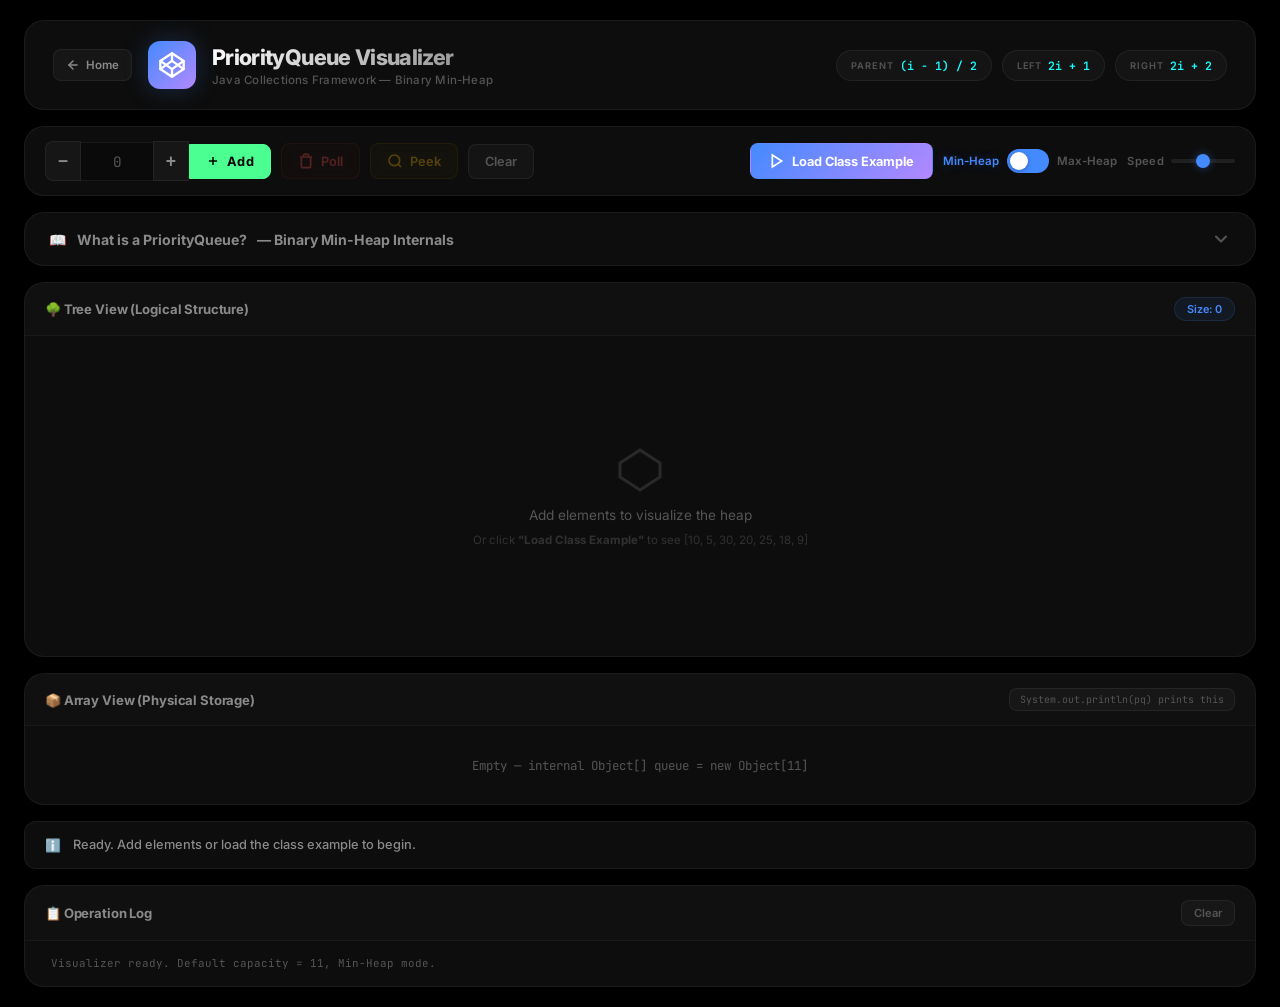
<file: PriorityQueue/index.html>
<!DOCTYPE html>
<html lang="en">
<head>
    <meta charset="UTF-8">
    <link rel="icon" type="image/svg+xml" href="data:image/svg+xml,%3Csvg xmlns='http://www.w3.org/2000/svg' viewBox='0 0 64 64'%3E%3Cdefs%3E%3ClinearGradient id='j' x1='0' y1='0' x2='0' y2='1'%3E%3Cstop offset='0' stop-color='%23f89820'/%3E%3Cstop offset='1' stop-color='%23e25303'/%3E%3C/linearGradient%3E%3C/defs%3E%3Cpath d='M24 4c0 0 -4 12 8 16s12 12 4 20' fill='none' stroke='url(%23j)' stroke-width='3' stroke-linecap='round'/%3E%3Cpath d='M32 4c0 0 -4 12 8 16s12 12 4 20' fill='none' stroke='url(%23j)' stroke-width='3' stroke-linecap='round'/%3E%3Cpath d='M12 30h34v8c0 14-34 14-34 0z' fill='url(%23j)'/%3E%3Cpath d='M46 33h6c6 0 6 10 0 10h-6' fill='none' stroke='url(%23j)' stroke-width='3'/%3E%3Cpath d='M8 52h48' stroke='url(%23j)' stroke-width='3' stroke-linecap='round'/%3E%3Cpath d='M14 56h36' stroke='url(%23j)' stroke-width='3' stroke-linecap='round'/%3E%3C/svg%3E">
    <meta name="viewport" content="width=device-width, initial-scale=1.0">
    <title>PriorityQueue Visualizer — Binary Min-Heap</title>
    <meta name="description" content="Interactive binary min-heap visualizer for teaching Java PriorityQueue. Animated insert, poll, peek with tree and array views.">
    <link href="https://fonts.googleapis.com/css2?family=Inter:wght@400;500;600;700;800;900&family=JetBrains+Mono:wght@400;500;600;700&display=swap" rel="stylesheet">
    <style>
/* ===== Design System — Pure Black Premium ===== */
:root {
    --bg-primary: #000000;
    --bg-secondary: #0a0a0a;
    --bg-panel: #0d0d0d;
    --bg-panel-hover: #161616;
    --bg-elevated: #111111;
    --border: rgba(255,255,255,0.06);
    --border-subtle: rgba(255,255,255,0.04);
    --border-glow: rgba(255,255,255,0.12);

    --text-primary: #f0f0f0;
    --text-secondary: #8a8a8a;
    --text-muted: #555555;

    --accent-green: #4cff91;
    --accent-green-bg: rgba(76, 255, 145, 0.10);
    --accent-red: #ff5252;
    --accent-red-bg: rgba(255, 82, 82, 0.08);
    --accent-blue: #448aff;
    --accent-blue-bg: rgba(68, 138, 255, 0.08);
    --accent-amber: #ffc107;
    --accent-amber-bg: rgba(255, 193, 7, 0.08);
    --accent-purple: #b388ff;
    --accent-purple-bg: rgba(179, 136, 255, 0.08);
    --accent-cyan: #18ffff;

    --node-default: #448aff;
    --node-root: #f5a623;
    --node-highlight: #ffc107;
    --node-swap: #ff5252;
    --node-new: #b388ff;
    --edge-color: rgba(255,255,255,0.10);
    --edge-highlight: #ffc107;

    --radius-sm: 8px;
    --radius-md: 12px;
    --radius-lg: 16px;
    --radius-xl: 20px;
    --radius-full: 999px;

    --shadow-sm: 0 1px 3px rgba(0,0,0,0.5);
    --shadow-md: 0 4px 16px rgba(0,0,0,0.6);
    --shadow-lg: 0 8px 40px rgba(0,0,0,0.7);
    --shadow-glow-green: 0 0 24px rgba(76, 255, 145, 0.25);
    --shadow-glow-blue: 0 0 24px rgba(68, 138, 255, 0.25);
    --shadow-glow-amber: 0 0 24px rgba(255, 193, 7, 0.3);
    --shadow-glow-red: 0 0 24px rgba(255, 82, 82, 0.25);
    --shadow-glow-purple: 0 0 24px rgba(179, 136, 255, 0.25);

    --font: 'Inter', -apple-system, BlinkMacSystemFont, sans-serif;
    --font-mono: 'JetBrains Mono', 'Fira Code', monospace;

    --transition: 0.25s cubic-bezier(0.4, 0, 0.2, 1);
}

*, *::before, *::after { box-sizing: border-box; margin: 0; padding: 0; }

html { scroll-behavior: smooth; }

body {
    font-family: var(--font);
    background: var(--bg-primary);
    color: var(--text-primary);
    min-height: 100vh;
    overflow-x: hidden;
    -webkit-font-smoothing: antialiased;
    -moz-osx-font-smoothing: grayscale;
}

.app { max-width: 1400px; margin: 0 auto; padding: 20px 24px; display: flex; flex-direction: column; gap: 16px; }

/* ===== Header ===== */
.header {
    display: flex; align-items: center; justify-content: space-between;
    padding: 20px 28px;
    background: var(--bg-panel);
    border: 1px solid var(--border);
    border-radius: var(--radius-xl);
    flex-wrap: wrap; gap: 16px;
    backdrop-filter: blur(20px);
    -webkit-backdrop-filter: blur(20px);
}
.header-left { display: flex; align-items: center; gap: 16px; }
.logo-icon {
    width: 48px; height: 48px; border-radius: var(--radius-md);
    background: linear-gradient(135deg, var(--accent-blue), var(--accent-purple));
    display: flex; align-items: center; justify-content: center; color: white;
    box-shadow: var(--shadow-glow-blue);
    transition: transform var(--transition), box-shadow var(--transition);
}
.logo-icon:hover { transform: scale(1.08) rotate(-3deg); box-shadow: 0 0 32px rgba(68, 138, 255, 0.4); }
.header h1 { font-size: 1.35rem; font-weight: 800; letter-spacing: -0.03em; background: linear-gradient(135deg, #ffffff 0%, #888888 100%); -webkit-background-clip: text; background-clip: text; -webkit-text-fill-color: transparent; }
.subtitle { font-size: 0.72rem; color: var(--text-muted); font-weight: 500; margin-top: 3px; letter-spacing: 0.02em; }
.header-right { display: flex; align-items: center; gap: 10px; flex-wrap: wrap; }
.formula-badge {
    display: flex; align-items: center; gap: 6px;
    padding: 7px 14px;
    background: rgba(255,255,255,0.03);
    border: 1px solid var(--border);
    border-radius: var(--radius-full);
    font-size: 0.72rem;
    transition: border-color var(--transition), background var(--transition);
}
.formula-badge:hover { background: rgba(255,255,255,0.06); border-color: var(--border-glow); }
.formula-label { color: var(--text-muted); font-weight: 600; text-transform: uppercase; font-size: 0.58rem; letter-spacing: 0.1em; }
.formula-badge code { font-family: var(--font-mono); color: var(--accent-cyan); font-weight: 600; font-size: 0.72rem; }

/* ===== Controls ===== */
.controls-bar {
    display: flex; align-items: center; justify-content: space-between;
    padding: 14px 20px;
    background: var(--bg-panel);
    border: 1px solid var(--border);
    border-radius: var(--radius-xl);
    gap: 14px; flex-wrap: wrap;
    backdrop-filter: blur(20px);
}
.controls-left, .controls-right { display: flex; align-items: center; gap: 10px; flex-wrap: wrap; }

/* Stepper Input */
.input-group { display: flex; align-items: center; gap: 0; }
.stepper-btn {
    width: 36px; height: 40px;
    display: flex; align-items: center; justify-content: center;
    background: rgba(255,255,255,0.04); border: 1px solid var(--border);
    color: var(--text-secondary); cursor: pointer;
    transition: all var(--transition); font-size: 1.1rem; font-weight: 600;
    user-select: none; -webkit-user-select: none;
}
.stepper-btn:first-child { border-radius: var(--radius-sm) 0 0 var(--radius-sm); }
.stepper-btn:hover { background: rgba(255,255,255,0.08); color: var(--text-primary); }
.stepper-btn:active { background: rgba(255,255,255,0.12); transform: scale(0.95); }
.input-group input {
    width: 72px; padding: 9px 8px;
    background: var(--bg-secondary); border: 1px solid var(--border); border-left: none; border-right: none;
    color: var(--text-primary); font-family: var(--font-mono);
    font-size: 0.9rem; font-weight: 700; outline: none;
    text-align: center;
    transition: border-color var(--transition), box-shadow var(--transition);
}
.input-group input:focus { border-color: var(--accent-blue); box-shadow: inset 0 0 0 1px var(--accent-blue); }
.input-group input::placeholder { color: var(--text-muted); font-weight: 400; }
/* Hide native number spinners */
.input-group input::-webkit-outer-spin-button,
.input-group input::-webkit-inner-spin-button { -webkit-appearance: none; margin: 0; }
.input-group input[type=number] { -moz-appearance: textfield; appearance: textfield; }

.btn {
    display: inline-flex; align-items: center; gap: 7px;
    padding: 9px 16px;
    font-family: var(--font); font-size: 0.8rem; font-weight: 600;
    border: 1px solid transparent; border-radius: var(--radius-sm);
    cursor: pointer; transition: all var(--transition); white-space: nowrap;
    position: relative; overflow: hidden;
}
.btn::after {
    content: ''; position: absolute; inset: 0;
    background: linear-gradient(180deg, rgba(255,255,255,0.06) 0%, transparent 100%);
    pointer-events: none; opacity: 0; transition: opacity var(--transition);
}
.btn:hover::after { opacity: 1; }
.btn:active { transform: scale(0.96); }

.btn-add {
    background: var(--accent-green); color: #000; border-color: var(--accent-green);
    border-radius: 0 var(--radius-sm) var(--radius-sm) 0;
    font-weight: 700; letter-spacing: 0.02em;
}
.btn-add:hover { box-shadow: var(--shadow-glow-green); filter: brightness(1.12); }
.btn-poll {
    background: rgba(255, 82, 82, 0.1); color: var(--accent-red);
    border: 1px solid rgba(255, 82, 82, 0.2);
    backdrop-filter: blur(8px);
}
.btn-poll:hover { background: rgba(255, 82, 82, 0.18); box-shadow: var(--shadow-glow-red); border-color: rgba(255, 82, 82, 0.35); }
.btn-peek {
    background: rgba(255, 193, 7, 0.1); color: var(--accent-amber);
    border: 1px solid rgba(255, 193, 7, 0.2);
    backdrop-filter: blur(8px);
}
.btn-peek:hover { background: rgba(255, 193, 7, 0.18); box-shadow: var(--shadow-glow-amber); border-color: rgba(255, 193, 7, 0.35); }
.btn-clear {
    background: rgba(255,255,255,0.03); color: var(--text-muted);
    border: 1px solid var(--border);
}
.btn-clear:hover { color: var(--text-secondary); background: rgba(255,255,255,0.06); border-color: var(--border-glow); }
.btn-sample {
    background: linear-gradient(135deg, var(--accent-blue), var(--accent-purple));
    color: white; padding: 9px 18px; font-weight: 700;
}
.btn-sample:hover { box-shadow: var(--shadow-glow-blue); filter: brightness(1.15); }
.btn-clear-log { background: rgba(255,255,255,0.03); color: var(--text-muted); border: 1px solid var(--border); padding: 5px 12px; font-size: 0.7rem; }
.btn-clear-log:hover { color: var(--text-secondary); background: rgba(255,255,255,0.06); }

/* Toggle */
.heap-toggle { display: flex; align-items: center; gap: 8px; }
.toggle-label { font-size: 0.72rem; font-weight: 600; color: var(--text-muted); transition: color 0.3s; }
.toggle-label.active { color: var(--accent-blue); text-shadow: 0 0 12px rgba(68, 138, 255, 0.3); }
.toggle-switch { position: relative; width: 42px; height: 24px; }
.toggle-switch input { opacity: 0; width: 0; height: 0; }
.toggle-slider {
    position: absolute; inset: 0;
    background: var(--accent-blue); border-radius: var(--radius-full);
    cursor: pointer; transition: background 0.3s, box-shadow 0.3s;
}
.toggle-slider::before {
    content: ''; position: absolute; width: 18px; height: 18px; left: 3px; bottom: 3px;
    background: white; border-radius: 50%; transition: transform 0.3s cubic-bezier(0.4, 0, 0.2, 1);
    box-shadow: 0 1px 4px rgba(0,0,0,0.3);
}
.toggle-switch input:checked + .toggle-slider { background: var(--accent-purple); box-shadow: 0 0 16px rgba(179, 136, 255, 0.3); }
.toggle-switch input:checked + .toggle-slider::before { transform: translateX(18px); }

/* Speed */
.speed-control { display: flex; align-items: center; gap: 7px; }
.speed-control label { font-size: 0.7rem; color: var(--text-muted); font-weight: 600; letter-spacing: 0.03em; }
.speed-control input[type="range"] { width: 64px; height: 4px; -webkit-appearance: none; appearance: none; background: rgba(255,255,255,0.08); border-radius: 2px; outline: none; }
.speed-control input[type="range"]::-webkit-slider-thumb { -webkit-appearance: none; width: 14px; height: 14px; border-radius: 50%; background: var(--accent-blue); cursor: pointer; box-shadow: 0 0 8px rgba(68, 138, 255, 0.4); transition: box-shadow var(--transition); }
.speed-control input[type="range"]::-webkit-slider-thumb:hover { box-shadow: 0 0 14px rgba(68, 138, 255, 0.6); }

/* ===== Theory Section ===== */
.theory-section{background:var(--bg-panel);border:1px solid var(--border);border-radius:var(--radius-xl);overflow:hidden;backdrop-filter:blur(20px)}
.theory-toggle{width:100%;display:flex;align-items:center;justify-content:space-between;padding:16px 24px;cursor:pointer;background:none;border:none;color:var(--text-primary);font-family:var(--font);transition:background var(--transition)}
.theory-toggle:hover{background:rgba(255,255,255,0.02)}
.theory-toggle h2{font-size:0.88rem;font-weight:700;display:flex;align-items:center;gap:10px;color:var(--text-secondary)}
.theory-toggle h2 .accent{color:var(--accent-orange)}
.toggle-chevron{width:20px;height:20px;color:var(--text-muted);transition:transform 0.3s ease}
.theory-section.open .toggle-chevron{transform:rotate(180deg)}
.theory-body{max-height:0;overflow:hidden;transition:max-height 0.5s cubic-bezier(0.4,0,0.2,1)}
.theory-section.open .theory-body{max-height:3500px}
.theory-inner{padding:0 24px 24px;display:flex;flex-direction:column;gap:20px}
.theory-grid{display:grid;grid-template-columns:1fr 1fr;gap:16px}
@media(max-width:800px){.theory-grid{grid-template-columns:1fr}}
.theory-card{background:rgba(255,255,255,0.02);border:1px solid var(--border);border-radius:var(--radius-lg);padding:20px;transition:border-color var(--transition)}
.theory-card:hover{border-color:var(--border-glow)}
.theory-card h3{font-size:0.82rem;font-weight:700;margin-bottom:10px;display:flex;align-items:center;gap:8px}
.theory-card h3 .icon{width:28px;height:28px;border-radius:var(--radius-sm);display:flex;align-items:center;justify-content:center;font-size:0.85rem;flex-shrink:0}
.theory-card p,.theory-card li{font-size:0.76rem;color:var(--text-secondary);line-height:1.7}
.theory-card ul{padding-left:16px;display:flex;flex-direction:column;gap:4px}
.theory-card code{font-family:var(--font-mono);font-size:0.72rem;color:var(--accent-cyan);background:rgba(24,255,255,0.06);padding:1px 6px;border-radius:4px}
.theory-full{grid-column:1/-1}
.complexity-table{width:100%;border-collapse:collapse;margin-top:8px}
.complexity-table th,.complexity-table td{padding:8px 12px;font-size:0.72rem;text-align:left;border-bottom:1px solid var(--border-subtle)}
.complexity-table th{color:var(--text-muted);font-weight:600;text-transform:uppercase;font-size:0.62rem;letter-spacing:0.08em}
.complexity-table td{font-family:var(--font-mono);color:var(--text-primary);font-weight:600}
.complexity-table td:first-child{font-family:var(--font);color:var(--text-secondary)}
.complexity-table .good{color:var(--accent-green)}
.complexity-table .warn{color:var(--accent-amber)}
.complexity-table .bad{color:var(--accent-red)}

/* ===== Panels ===== */
.panel {
    background: var(--bg-panel);
    border: 1px solid var(--border);
    border-radius: var(--radius-xl);
    overflow: hidden;
    backdrop-filter: blur(20px);
}
.panel-header {
    display: flex; align-items: center; justify-content: space-between;
    padding: 14px 20px;
    border-bottom: 1px solid var(--border-subtle);
    background: rgba(255,255,255,0.01);
}
.panel-header h2 { font-size: 0.82rem; font-weight: 700; letter-spacing: -0.01em; color: var(--text-secondary); }
.badge {
    font-size: 0.68rem; font-weight: 600;
    padding: 4px 12px;
    background: var(--accent-blue-bg); color: var(--accent-blue);
    border-radius: var(--radius-full); border: 1px solid rgba(68, 138, 255, 0.15);
}
.code-hint {
    font-family: var(--font-mono); font-size: 0.62rem; color: var(--text-muted);
    padding: 4px 10px; background: rgba(255,255,255,0.03);
    border-radius: var(--radius-sm); border: 1px solid var(--border);
}

/* ===== Tree ===== */
.main-content { display: flex; flex-direction: column; gap: 16px; }
.tree-panel { min-height: 360px; }
.tree-container { position: relative; width: 100%; min-height: 320px; padding: 24px; overflow: hidden; }
.tree-svg { position: absolute; top: 24px; left: 24px; width: calc(100% - 48px); height: calc(100% - 48px); pointer-events: none; overflow: visible; }
.tree-svg path {
    fill: none; stroke: rgba(255,255,255,0.12); stroke-width: 2;
    transition: all 0.4s ease;
}
.tree-svg path.highlight {
    stroke: var(--edge-highlight); stroke-width: 2.5;
    filter: drop-shadow(0 0 6px rgba(255, 193, 7, 0.5));
}
/* Arrowhead markers */
.tree-svg marker path { fill: rgba(255,255,255,0.25); stroke: none; }
.tree-svg marker.highlight-marker path { fill: var(--edge-highlight); }
/* Keep line styles for backwards compat */
.tree-svg line { stroke: var(--edge-color); stroke-width: 2; transition: all 0.4s ease; }
.tree-svg line.highlight { stroke: var(--edge-highlight); stroke-width: 3; filter: drop-shadow(0 0 4px rgba(255, 193, 7, 0.5)); }
.tree-nodes { position: relative; width: 100%; height: 100%; }

.tree-node {
    position: absolute; display: flex; flex-direction: column; align-items: center; gap: 4px;
    transition: all 0.5s cubic-bezier(0.34, 1.56, 0.64, 1); z-index: 2;
}
.node-circle {
    width: 50px; height: 50px; border-radius: 50%;
    display: flex; align-items: center; justify-content: center;
    font-family: var(--font-mono); font-size: 0.95rem; font-weight: 700; color: white;
    background: var(--node-default); border: 2.5px solid rgba(255,255,255,0.1);
    box-shadow: var(--shadow-md), inset 0 1px 0 rgba(255,255,255,0.1);
    transition: all 0.3s ease; cursor: default;
}
.node-circle.root {
    background: linear-gradient(135deg, #f5a623, #f7c948);
    border-color: rgba(245, 166, 35, 0.5);
    box-shadow: 0 0 28px rgba(245, 166, 35, 0.35), inset 0 1px 0 rgba(255,255,255,0.2);
    color: #1a1a1a; font-weight: 800;
}
.node-circle.highlight { background: var(--node-highlight); border-color: rgba(255, 193, 7, 0.4); box-shadow: var(--shadow-glow-amber); transform: scale(1.15); }
.node-circle.swap { background: var(--node-swap); border-color: rgba(255, 82, 82, 0.4); box-shadow: var(--shadow-glow-red); transform: scale(1.2); }
.node-circle.new-node { background: var(--node-new); border-color: rgba(179, 136, 255, 0.4); box-shadow: var(--shadow-glow-purple); animation: nodePopIn 0.4s cubic-bezier(0.34, 1.56, 0.64, 1); }
.node-circle.peek-highlight { background: var(--node-highlight); border-color: rgba(255, 193, 7, 0.5); box-shadow: 0 0 32px rgba(255, 193, 7, 0.4); animation: peekPulse 0.8s ease infinite; }

@keyframes nodePopIn { 0% { transform: scale(0); opacity: 0; } 60% { transform: scale(1.3); } 100% { transform: scale(1); opacity: 1; } }
@keyframes peekPulse { 0%, 100% { transform: scale(1); box-shadow: 0 0 22px rgba(255, 193, 7, 0.25); } 50% { transform: scale(1.1); box-shadow: 0 0 38px rgba(255, 193, 7, 0.5); } }

.node-index { font-size: 0.58rem; font-weight: 600; color: var(--text-muted); font-family: var(--font-mono); opacity: 0.7; }
.empty-state {
    position: absolute; inset: 0;
    display: flex; flex-direction: column; align-items: center; justify-content: center;
    gap: 10px; color: var(--text-muted); font-size: 0.85rem;
}
.empty-state .hint { font-size: 0.72rem; opacity: 0.5; }
.empty-state.hidden { display: none; }

/* ===== Array View ===== */
.array-container { padding: 18px 20px; display: flex; align-items: center; gap: 6px; overflow-x: auto; min-height: 78px; flex-wrap: wrap; }
.array-empty { color: var(--text-muted); font-size: 0.78rem; font-family: var(--font-mono); width: 100%; text-align: center; padding: 10px; }
.array-empty.hidden { display: none; }
.array-cell { display: flex; flex-direction: column; align-items: center; gap: 3px; transition: all 0.3s ease; }
.array-value {
    width: 48px; height: 42px;
    display: flex; align-items: center; justify-content: center;
    background: rgba(255,255,255,0.03);
    border: 1.5px solid var(--border);
    border-radius: var(--radius-sm);
    font-family: var(--font-mono); font-size: 0.85rem; font-weight: 700;
    color: var(--text-primary); transition: all 0.3s ease;
}
.array-value.root { border-color: var(--accent-green); background: var(--accent-green-bg); color: var(--accent-green); }
.array-value.highlight { border-color: var(--accent-amber); background: var(--accent-amber-bg); color: var(--accent-amber); }
.array-value.swap { border-color: var(--accent-red); background: var(--accent-red-bg); color: var(--accent-red); }
.array-value.new-node { border-color: var(--accent-purple); background: var(--accent-purple-bg); color: var(--accent-purple); animation: arrayCellPop 0.4s ease; }
@keyframes arrayCellPop { 0% { transform: scale(0.5); opacity: 0; } 100% { transform: scale(1); opacity: 1; } }
.array-index { font-size: 0.58rem; font-weight: 600; color: var(--text-muted); font-family: var(--font-mono); opacity: 0.7; }
.array-bracket { font-family: var(--font-mono); font-size: 1.3rem; font-weight: 300; color: rgba(255,255,255,0.15); margin: 0 3px; align-self: center; }

/* ===== Info Bar ===== */
.info-bar {
    display: flex; align-items: center; gap: 12px;
    padding: 12px 20px;
    background: var(--bg-panel);
    border: 1px solid var(--border);
    border-radius: var(--radius-md);
    font-size: 0.8rem; color: var(--text-secondary);
    min-height: 48px; transition: all 0.3s ease;
    backdrop-filter: blur(20px);
}
.info-bar.action-add { border-color: rgba(0, 230, 118, 0.2); background: rgba(0, 230, 118, 0.03); }
.info-bar.action-poll { border-color: rgba(255, 82, 82, 0.2); background: rgba(255, 82, 82, 0.03); }
.info-bar.action-swap { border-color: rgba(255, 193, 7, 0.25); background: rgba(255, 193, 7, 0.04); }
.info-bar.action-peek { border-color: rgba(255, 193, 7, 0.2); background: rgba(255, 193, 7, 0.03); }
.info-text { font-weight: 500; line-height: 1.5; }
.info-text strong { color: var(--text-primary); font-weight: 700; }

/* ===== Log ===== */
.log-panel { max-height: 220px; }
.log-container { padding: 10px 16px; max-height: 160px; overflow-y: auto; display: flex; flex-direction: column; gap: 3px; }
.log-container::-webkit-scrollbar { width: 3px; }
.log-container::-webkit-scrollbar-track { background: transparent; }
.log-container::-webkit-scrollbar-thumb { background: rgba(255,255,255,0.08); border-radius: 2px; }
.log-entry { font-family: var(--font-mono); font-size: 0.68rem; padding: 4px 10px; border-radius: var(--radius-sm); line-height: 1.6; color: var(--text-secondary); }
.log-entry.log-add { color: var(--accent-green); background: var(--accent-green-bg); }
.log-entry.log-poll { color: var(--accent-red); background: var(--accent-red-bg); }
.log-entry.log-swap { color: var(--accent-amber); background: var(--accent-amber-bg); }
.log-entry.log-peek { color: var(--accent-amber); background: var(--accent-amber-bg); }
.log-entry.log-info { color: var(--text-muted); }

/* ===== Responsive ===== */
@media (max-width: 900px) {
    .header { flex-direction: column; align-items: flex-start; }
    .header-right { width: 100%; overflow-x: auto; }
    .controls-bar { flex-direction: column; align-items: flex-start; }
    .controls-left, .controls-right { width: 100%; }
}
@media (max-width: 600px) {
    .app { padding: 12px 14px; gap: 12px; }
    .node-circle { width: 40px; height: 40px; font-size: 0.8rem; }
    .array-value { width: 40px; height: 36px; font-size: 0.75rem; }
    .formula-badge { display: none; }
    .stepper-btn { width: 32px; height: 36px; }
    .input-group input { width: 60px; padding: 7px 6px; }
}

.btn:disabled { opacity: 0.3; cursor: not-allowed; pointer-events: none; }
.home-link{display:inline-flex;align-items:center;gap:6px;padding:8px 12px;background:rgba(255,255,255,0.04);border:1px solid var(--border);border-radius:var(--radius-sm);color:var(--text-secondary);font-size:0.72rem;font-weight:600;text-decoration:none;transition:all var(--transition)}
.home-link:hover{background:rgba(255,255,255,0.08);color:var(--text-primary);border-color:var(--border-glow)}
    </style>
</head>
<body>
    <div class="app">
        <!-- Header -->
        <header class="header">
            <div class="header-left">
                <a href="../index.html" class="home-link" aria-label="Back to Home" title="Back to Home">
                    <svg width="14" height="14" viewBox="0 0 24 24" fill="none" stroke="currentColor" stroke-width="2.5" stroke-linecap="round" stroke-linejoin="round"><path d="M19 12H5"/><path d="m12 19-7-7 7-7"/></svg>
                    Home
                </a>
                <div class="logo-icon">
                    <svg width="28" height="28" viewBox="0 0 24 24" fill="none" stroke="currentColor" stroke-width="2" stroke-linecap="round" stroke-linejoin="round">
                        <polygon points="12 2 22 8.5 22 15.5 12 22 2 15.5 2 8.5 12 2"/>
                        <line x1="12" y1="22" x2="12" y2="15.5"/>
                        <polyline points="22 8.5 12 15.5 2 8.5"/>
                        <polyline points="2 15.5 12 8.5 22 15.5"/>
                        <line x1="12" y1="2" x2="12" y2="8.5"/>
                    </svg>
                </div>
                <div>
                    <h1>PriorityQueue Visualizer</h1>
                    <p class="subtitle">Java Collections Framework — Binary Min-Heap</p>
                </div>
            </div>
            <div class="header-right">
                <div class="formula-badge"><span class="formula-label">Parent</span><code>(i − 1) / 2</code></div>
                <div class="formula-badge"><span class="formula-label">Left</span><code>2i + 1</code></div>
                <div class="formula-badge"><span class="formula-label">Right</span><code>2i + 2</code></div>
            </div>
        </header>

        <!-- Controls -->
        <div class="controls-bar">
            <div class="controls-left">
                <div class="input-group">
                    <button class="stepper-btn" id="decBtn" type="button" aria-label="Decrease value">−</button>
                    <input type="number" id="valueInput" placeholder="0" min="-999" max="999">
                    <button class="stepper-btn" id="incBtn" type="button" aria-label="Increase value" style="border-radius:0">+</button>
                    <button id="addBtn" class="btn btn-add">
                        <svg width="14" height="14" viewBox="0 0 24 24" fill="none" stroke="currentColor" stroke-width="2.5"><line x1="12" y1="5" x2="12" y2="19"/><line x1="5" y1="12" x2="19" y2="12"/></svg>
                        Add
                    </button>
                </div>
                <button id="pollBtn" class="btn btn-poll">
                    <svg width="16" height="16" viewBox="0 0 24 24" fill="none" stroke="currentColor" stroke-width="2.5"><polyline points="3 6 5 6 21 6"/><path d="M19 6v14a2 2 0 0 1-2 2H7a2 2 0 0 1-2-2V6m3 0V4a2 2 0 0 1 2-2h4a2 2 0 0 1 2 2v2"/></svg>
                    Poll
                </button>
                <button id="peekBtn" class="btn btn-peek">
                    <svg width="16" height="16" viewBox="0 0 24 24" fill="none" stroke="currentColor" stroke-width="2.5"><circle cx="11" cy="11" r="8"/><line x1="21" y1="21" x2="16.65" y2="16.65"/></svg>
                    Peek
                </button>
                <button id="clearBtn" class="btn btn-clear">Clear</button>
            </div>
            <div class="controls-right">
                <button id="sampleBtn" class="btn btn-sample">
                    <svg width="16" height="16" viewBox="0 0 24 24" fill="none" stroke="currentColor" stroke-width="2.5"><polygon points="5 3 19 12 5 21 5 3"/></svg>
                    Load Class Example
                </button>
                <div class="heap-toggle">
                    <span class="toggle-label" id="minLabel">Min-Heap</span>
                    <label class="toggle-switch">
                        <input type="checkbox" id="heapToggle">
                        <span class="toggle-slider"></span>
                    </label>
                    <span class="toggle-label" id="maxLabel">Max-Heap</span>
                </div>
                <div class="speed-control">
                    <label>Speed</label>
                    <input type="range" id="speedSlider" min="1" max="5" value="3" step="1">
                </div>
            </div>
        </div>

        <!-- Theory Section -->
        <div class="theory-section" id="theorySection">
            <button class="theory-toggle" id="theoryToggle" type="button">
                <h2>📖 <span class="accent" style="color:var(--accent-orange)">What is a PriorityQueue?</span> — Binary Min-Heap Internals</h2>
                <svg class="toggle-chevron" viewBox="0 0 24 24" fill="none" stroke="currentColor" stroke-width="2.5" stroke-linecap="round" stroke-linejoin="round"><polyline points="6 9 12 15 18 9"/></svg>
            </button>
            <div class="theory-body">
                <div class="theory-inner">
                    <div class="theory-grid">
                        <div class="theory-card">
                            <h3><span class="icon" style="background:var(--accent-amber-bg);color:var(--accent-amber)">🌳</span> The Array-Backed Tree</h3>
                            <p style="margin-bottom:10px">A PriorityQueue looks like a tree, but it is actually stored in a flat array! Math is used to find relatives:</p>
                            <ul>
                                <li><strong>Left Child:</strong> Always at index <code>2i + 1</code>.</li>
                                <li><strong>Right Child:</strong> Always at index <code>2i + 2</code>.</li>
                                <li><strong>Parent:</strong> Always at index <code>(i - 1) / 2</code>.</li>
                            </ul>
                        </div>

                        <div class="theory-card">
                            <h3><span class="icon" style="background:var(--accent-green-bg);color:var(--accent-green)">⚖️</span> The Heap Property</h3>
                            <p style="margin-bottom:10px">It is not a sorted list. Instead, it maintains the "Heap Property":</p>
                            <ul>
                                <li><strong>Min-Heap:</strong> Every parent is <em>smaller</em> than its children. The smallest element is always exactly at the root (index 0).</li>
                                <li><strong>Max-Heap:</strong> The opposite. Every parent is larger than its children, meaning the largest element is at the root.</li>
                            </ul>
                        </div>

                        <div class="theory-card">
                            <h3><span class="icon" style="background:var(--accent-red-bg);color:var(--accent-red)">🔄</span> Heapification (Up & Down)</h3>
                            <p style="margin-bottom:10px">To maintain the structure when adding or removing elements, the heap restructures itself:</p>
                            <ul>
                                <li><strong>Sift Up (add):</strong> New elements are added to the very end of the array, then bubble <em>up</em> if they are smaller than their parent.</li>
                                <li><strong>Sift Down (poll):</strong> We remove the root, move the last element to the root, and bubble it <em>down</em>, swapping with its smallest child.</li>
                            </ul>
                        </div>

                        <div class="theory-card theory-full">
                            <h3><span class="icon" style="background:rgba(255,255,255,0.05);color:var(--text-primary)">⚙️</span> Common Methods & Time Complexity</h3>
                            <table class="complexity-table">
                                <thead>
                                    <tr>
                                        <th>Method</th>
                                        <th>Description</th>
                                        <th>Process</th>
                                        <th>Time Comp.</th>
                                    </tr>
                                </thead>
                                <tbody>
                                    <tr>
                                        <td><code>boolean add(E e)</code></td>
                                        <td>Inserts the element into the priority queue.</td>
                                        <td>Insert at end, <strong>Sift Up</strong>.</td>
                                        <td><span class="warn">O(log N)</span></td>
                                    </tr>
                                    <tr>
                                        <td><code>E poll()</code></td>
                                        <td>Retrieves and removes the head of this queue.</td>
                                        <td>Remove root, move tail to root, <strong>Sift Down</strong>.</td>
                                        <td><span class="warn">O(log N)</span></td>
                                    </tr>
                                    <tr>
                                        <td><code>E peek()</code></td>
                                        <td>Retrieves, but does not remove, the head of this queue.</td>
                                        <td>Return array[0].</td>
                                        <td><span class="good">O(1)</span></td>
                                    </tr>
                                    <tr>
                                        <td><code>boolean remove(Object o)</code></td>
                                        <td>Removes a single instance of the specified element.</td>
                                        <td>Find O(N), remove, Sift Up/Down.</td>
                                        <td><span class="bad">O(N)</span></td>
                                    </tr>
                                </tbody>
                            </table>
                            <p style="margin-top:10px;font-size:0.65rem;color:var(--text-muted)">* Note: Java's PriorityQueue is NOT thread-safe. Use <code>PriorityBlockingQueue</code> for concurrent access.</p>
                        </div>
                    </div>
                </div>
            </div>
        </div>

        <!-- Main Content -->
        <div class="main-content">
            <div class="panel tree-panel">
                <div class="panel-header">
                    <h2>🌳 Tree View (Logical Structure)</h2>
                    <span class="badge" id="sizeLabel">Size: 0</span>
                </div>
                <div class="tree-container" id="treeContainer">
                    <svg id="treeSvg" class="tree-svg"></svg>
                    <div id="treeNodes" class="tree-nodes"></div>
                    <div class="empty-state" id="emptyState">
                        <div class="empty-icon">
                            <svg width="48" height="48" viewBox="0 0 24 24" fill="none" stroke="currentColor" stroke-width="1.5" opacity="0.4">
                                <polygon points="12 2 22 8.5 22 15.5 12 22 2 15.5 2 8.5 12 2"/>
                            </svg>
                        </div>
                        <p>Add elements to visualize the heap</p>
                        <p class="hint">Or click <strong>"Load Class Example"</strong> to see [10, 5, 30, 20, 25, 18, 9]</p>
                    </div>
                </div>
            </div>

            <div class="panel array-panel">
                <div class="panel-header">
                    <h2>📦 Array View (Physical Storage)</h2>
                    <code class="code-hint">System.out.println(pq) prints this</code>
                </div>
                <div class="array-container" id="arrayContainer">
                    <div class="array-empty" id="arrayEmpty">Empty — internal Object[] queue = new Object[11]</div>
                </div>
            </div>
        </div>

        <!-- Info Bar -->
        <div class="info-bar" id="infoBar">
            <div class="info-icon">ℹ️</div>
            <div class="info-text" id="infoText">Ready. Add elements or load the class example to begin.</div>
        </div>

        <!-- Operation Log -->
        <div class="panel log-panel">
            <div class="panel-header">
                <h2>📋 Operation Log</h2>
                <button id="clearLogBtn" class="btn btn-clear-log">Clear</button>
            </div>
            <div class="log-container" id="logContainer">
                <div class="log-entry log-info">Visualizer ready. Default capacity = 11, Min-Heap mode.</div>
            </div>
        </div>
    </div>

    <script>
/**
 * Binary Heap — supports min-heap and max-heap with operation tracking for animation.
 */
class BinaryHeap {
    constructor(isMaxHeap = false) {
        this.heap = [];
        this.isMaxHeap = isMaxHeap;
    }
    get size() { return this.heap.length; }
    get isEmpty() { return this.heap.length === 0; }
    compare(a, b) { return this.isMaxHeap ? b - a : a - b; }
    parentIndex(i) { return Math.floor((i - 1) / 2); }
    leftChildIndex(i) { return 2 * i + 1; }
    rightChildIndex(i) { return 2 * i + 2; }
    hasParent(i) { return i > 0; }
    hasLeftChild(i) { return this.leftChildIndex(i) < this.heap.length; }
    hasRightChild(i) { return this.rightChildIndex(i) < this.heap.length; }
    swap(i, j) { [this.heap[i], this.heap[j]] = [this.heap[j], this.heap[i]]; }

    insert(value) {
        const ops = [];
        this.heap.push(value);
        const insertedIdx = this.heap.length - 1;
        ops.push({ type: 'place', index: insertedIdx, value, heapSnapshot: [...this.heap], message: `Placed ${value} at index ${insertedIdx} (end of array)` });
        let i = insertedIdx;
        while (this.hasParent(i)) {
            const pi = this.parentIndex(i);
            ops.push({ type: 'compare', childIndex: i, parentIndex: pi, childValue: this.heap[i], parentValue: this.heap[pi], heapSnapshot: [...this.heap], message: `Compare: ${this.heap[i]} (idx ${i}) with parent ${this.heap[pi]} (idx ${pi})` });
            if (this.compare(this.heap[i], this.heap[pi]) < 0) {
                ops.push({ type: 'swap', index1: i, index2: pi, value1: this.heap[i], value2: this.heap[pi], heapSnapshot: [...this.heap], message: `Swap: ${this.heap[i]} ↔ ${this.heap[pi]} (child ${this.isMaxHeap ? '>' : '<'} parent → swap!)` });
                this.swap(i, pi);
                ops[ops.length - 1].heapAfterSwap = [...this.heap];
                i = pi;
            } else {
                ops.push({ type: 'stop', index: i, value: this.heap[i], heapSnapshot: [...this.heap], message: `${this.heap[i]} ${this.isMaxHeap ? '≤' : '≥'} ${this.heap[pi]} → Heap property satisfied. Stop.` });
                break;
            }
        }
        if (i === 0 && ops[ops.length - 1]?.type !== 'stop') {
            ops.push({ type: 'root-reached', index: 0, value: this.heap[0], heapSnapshot: [...this.heap], message: `${this.heap[0]} reached the root. Heapify-up complete.` });
        }
        return ops;
    }

    poll() {
        if (this.isEmpty) return null;
        const ops = [];
        const root = this.heap[0];
        if (this.heap.length === 1) {
            this.heap.pop();
            ops.push({ type: 'remove-root', value: root, heapSnapshot: [], message: `poll() → Removed root ${root}. Heap is now empty.` });
            return { value: root, ops };
        }
        const last = this.heap.pop();
        ops.push({ type: 'remove-root', value: root, lastValue: last, lastIndex: this.heap.length, heapSnapshot: [...this.heap], message: `poll() → Removed root ${root}. Moving LAST element ${last} to root.` });
        this.heap[0] = last;
        ops.push({ type: 'replace-root', value: last, heapSnapshot: [...this.heap], message: `${last} is now at the root (index 0). Starting heapify-down...` });
        let i = 0;
        while (this.hasLeftChild(i)) {
            let smallerChildIdx = this.leftChildIndex(i);
            const rightIdx = this.rightChildIndex(i);
            if (this.hasRightChild(i) && this.compare(this.heap[rightIdx], this.heap[smallerChildIdx]) < 0) smallerChildIdx = rightIdx;
            ops.push({ type: 'compare-down', parentIndex: i, childIndex: smallerChildIdx, parentValue: this.heap[i], childValue: this.heap[smallerChildIdx], heapSnapshot: [...this.heap], message: `Compare: ${this.heap[i]} (idx ${i}) with ${this.isMaxHeap ? 'larger' : 'smaller'} child ${this.heap[smallerChildIdx]} (idx ${smallerChildIdx})` });
            if (this.compare(this.heap[smallerChildIdx], this.heap[i]) < 0) {
                ops.push({ type: 'swap-down', index1: i, index2: smallerChildIdx, value1: this.heap[i], value2: this.heap[smallerChildIdx], heapSnapshot: [...this.heap], message: `Swap: ${this.heap[i]} ↔ ${this.heap[smallerChildIdx]} (heapify-down)` });
                this.swap(i, smallerChildIdx);
                ops[ops.length - 1].heapAfterSwap = [...this.heap];
                i = smallerChildIdx;
            } else {
                ops.push({ type: 'stop-down', index: i, value: this.heap[i], heapSnapshot: [...this.heap], message: `${this.heap[i]} ${this.isMaxHeap ? '≥' : '≤'} children → Heap property satisfied. Stop.` });
                break;
            }
        }
        if (!this.hasLeftChild(i) && ops[ops.length - 1]?.type !== 'stop-down') {
            ops.push({ type: 'leaf-reached', index: i, value: this.heap[i], heapSnapshot: [...this.heap], message: `${this.heap[i]} reached a leaf position. Heapify-down complete.` });
        }
        return { value: root, ops };
    }

    peek() { return this.isEmpty ? null : this.heap[0]; }
    toArray() { return [...this.heap]; }
    clear() { this.heap = []; }
}

/**
 * Visualizer — renders heap as interactive tree + array with step-by-step animations.
 */
(function () {
    'use strict';
    const $ = id => document.getElementById(id);
    const decBtn = $('decBtn'), incBtn = $('incBtn');
    const valueInput = $('valueInput'), addBtn = $('addBtn'), pollBtn = $('pollBtn'), peekBtn = $('peekBtn'), clearBtn = $('clearBtn'), sampleBtn = $('sampleBtn'), heapToggle = $('heapToggle'), speedSlider = $('speedSlider'), treeContainer = $('treeContainer'), treeSvg = $('treeSvg'), treeNodes = $('treeNodes'), emptyState = $('emptyState'), arrayContainer = $('arrayContainer'), infoBar = $('infoBar'), infoText = $('infoText'), logContainer = $('logContainer'), sizeLabel = $('sizeLabel'), minLabel = $('minLabel'), maxLabel = $('maxLabel'), clearLogBtn = $('clearLogBtn');

    let heap = new BinaryHeap(false);
    let animating = false;

    function getDelay() { const s = [1200, 800, 550, 350, 200]; return s[parseInt(speedSlider.value) - 1] || 550; }
    function setAnimating(v) { animating = v; addBtn.disabled = v; pollBtn.disabled = v || heap.isEmpty; peekBtn.disabled = v || heap.isEmpty; clearBtn.disabled = v; sampleBtn.disabled = v; heapToggle.disabled = v; }

    function log(message, type = 'info') {
        const e = document.createElement('div');
        e.className = `log-entry log-${type}`;
        const t = new Date().toLocaleTimeString('en-US', { hour12: false, hour: '2-digit', minute: '2-digit', second: '2-digit' });
        e.textContent = `[${t}] ${message}`;
        logContainer.appendChild(e);
        logContainer.scrollTop = logContainer.scrollHeight;
    }
    function setInfo(msg, cls = '') { infoText.innerHTML = msg; infoBar.className = 'info-bar' + (cls ? ` action-${cls}` : ''); }

    function getNodePositions(arr) {
        if (!arr.length) return [];
        const cw = treeContainer.clientWidth - 48;
        const depth = Math.floor(Math.log2(arr.length)) + 1;
        const levelHeight = 90;
        const topPad = 40;
        const totalHeight = topPad + (depth - 1) * levelHeight + 60;
        // Dynamically set container height
        treeContainer.style.minHeight = Math.max(320, totalHeight) + 'px';
        const positions = [];
        for (let i = 0; i < arr.length; i++) {
            const level = Math.floor(Math.log2(i + 1));
            const nInLevel = Math.pow(2, level);
            const posInLevel = i - (nInLevel - 1);
            const sw = cw / nInLevel;
            positions.push({
                x: sw * posInLevel + sw / 2,
                y: topPad + level * levelHeight,
                level, index: i, value: arr[i]
            });
        }
        return positions;
    }

    function renderTree(arr, hl = {}) {
        const pos = getNodePositions(arr);
        if (!pos.length) {
            emptyState.classList.remove('hidden');
            treeNodes.innerHTML = ''; treeSvg.innerHTML = '';
            treeContainer.style.minHeight = '320px';
            return;
        }
        emptyState.classList.add('hidden');
        const R = 25; // node radius
        // SVG defs with arrowhead markers
        let svg = '<defs>';
        svg += '<marker id="arrow" markerWidth="10" markerHeight="7" refX="9" refY="3.5" orient="auto"><path d="M0,0 L10,3.5 L0,7 Z" fill="rgba(255,255,255,0.18)"/></marker>';
        svg += '<marker id="arrow-hl" markerWidth="10" markerHeight="7" refX="9" refY="3.5" orient="auto"><path d="M0,0 L10,3.5 L0,7 Z" fill="var(--edge-highlight)"/></marker>';
        svg += '</defs>';
        for (let i = 1; i < pos.length; i++) {
            const pi = Math.floor((i - 1) / 2);
            const p = pos[pi], c = pos[i];
            const hi = hl.edges && hl.edges.some(e => (e[0] === pi && e[1] === i) || (e[0] === i && e[1] === pi));
            // Vector from parent center to child center
            const dx = c.x - p.x, dy = c.y - p.y;
            const dist = Math.sqrt(dx * dx + dy * dy);
            if (dist === 0) continue;
            const ux = dx / dist, uy = dy / dist;
            // Start at parent circle edge, end just before child circle edge
            const sx = p.x + ux * R;
            const sy = p.y + uy * R;
            const ex = c.x - ux * (R + 5);
            const ey = c.y - uy * (R + 5);
            const cls = hi ? 'highlight' : '';
            const marker = hi ? 'url(#arrow-hl)' : 'url(#arrow)';
            svg += `<path d="M${sx.toFixed(1)},${sy.toFixed(1)} L${ex.toFixed(1)},${ey.toFixed(1)}" class="${cls}" marker-end="${marker}"/>`;
        }
        treeSvg.innerHTML = svg;
        let html = '';
        for (const p of pos) {
            let cls = '';
            if (p.index === 0 && !hl.swap?.includes(0) && !hl.highlight?.includes(0) && !hl.newNode?.includes(0) && !hl.peek?.includes(0)) cls = 'root';
            if (hl.swap?.includes(p.index)) cls = 'swap';
            if (hl.highlight?.includes(p.index)) cls = 'highlight';
            if (hl.newNode?.includes(p.index)) cls = 'new-node';
            if (hl.peek?.includes(p.index)) cls = 'peek-highlight';
            html += `<div class="tree-node" style="left:${p.x - R}px;top:${p.y - R}px;"><div class="node-circle ${cls}">${p.value}</div><span class="node-index">[${p.index}]</span></div>`;
        }
        treeNodes.innerHTML = html;
    }

    function renderArray(arr, hl = {}) {
        if (!arr.length) { arrayContainer.innerHTML = '<div class="array-empty">Empty — internal Object[] queue = new Object[11]</div>'; return; }
        let html = '<span class="array-bracket">[</span>';
        for (let i = 0; i < arr.length; i++) {
            let cls = '';
            if (i === 0 && !hl.swap?.includes(0) && !hl.highlight?.includes(0) && !hl.newNode?.includes(0)) cls = 'root';
            if (hl.swap?.includes(i)) cls = 'swap';
            if (hl.highlight?.includes(i)) cls = 'highlight';
            if (hl.newNode?.includes(i)) cls = 'new-node';
            html += `<div class="array-cell"><div class="array-value ${cls}">${arr[i]}</div><span class="array-index">${i}</span></div>`;
        }
        html += '<span class="array-bracket">]</span>';
        arrayContainer.innerHTML = html;
    }

    function fullRender(hl = {}) { const a = heap.toArray(); renderTree(a, hl); renderArray(a, hl); sizeLabel.textContent = `Size: ${a.length}`; pollBtn.disabled = heap.isEmpty || animating; peekBtn.disabled = heap.isEmpty || animating; }
    function sleep(ms) { return new Promise(r => setTimeout(r, ms)); }

    async function animateOps(ops, logType = 'add') {
        const d = getDelay();
        for (const op of ops) {
            switch (op.type) {
                case 'place': renderTree(op.heapSnapshot, { newNode: [op.index] }); renderArray(op.heapSnapshot, { newNode: [op.index] }); setInfo(`<strong>Added ${op.value}</strong> at index ${op.index} (end of array). Starting heapify-up...`, 'add'); log(op.message, logType); await sleep(d); break;
                case 'compare': renderTree(op.heapSnapshot, { highlight: [op.childIndex, op.parentIndex], edges: [[op.parentIndex, op.childIndex]] }); renderArray(op.heapSnapshot, { highlight: [op.childIndex, op.parentIndex] }); setInfo(`Comparing <strong>${op.childValue}</strong> (idx ${op.childIndex}) with parent <strong>${op.parentValue}</strong> (idx ${op.parentIndex})`, 'swap'); log(op.message, 'info'); await sleep(d * 0.7); break;
                case 'swap': renderTree(op.heapSnapshot, { swap: [op.index1, op.index2], edges: [[Math.min(op.index1, op.index2), Math.max(op.index1, op.index2)]] }); renderArray(op.heapSnapshot, { swap: [op.index1, op.index2] }); setInfo(`<strong>Swap!</strong> ${op.value1} ↔ ${op.value2} (child ${heap.isMaxHeap ? '>' : '<'} parent)`, 'swap'); log(op.message, 'swap'); await sleep(d * 0.5); renderTree(op.heapAfterSwap, {}); renderArray(op.heapAfterSwap, {}); await sleep(d * 0.5); break;
                case 'stop': case 'root-reached': renderTree(op.heapSnapshot, { highlight: [op.index] }); renderArray(op.heapSnapshot, { highlight: [op.index] }); setInfo(`<strong>${op.type === 'root-reached' ? 'Reached root' : 'Heap property OK'}.</strong> ${op.message}`, 'add'); log(op.message, 'info'); await sleep(d * 0.6); break;
                case 'remove-root': renderTree(op.heapSnapshot, {}); renderArray(op.heapSnapshot, {}); setInfo(`<strong>poll() →</strong> Removed root <strong>${op.value}</strong>. Moving LAST element <strong>${op.lastValue ?? ''}</strong> to root.`, 'poll'); log(op.message, 'poll'); await sleep(d); break;
                case 'replace-root': renderTree(op.heapSnapshot, { newNode: [0] }); renderArray(op.heapSnapshot, { newNode: [0] }); setInfo(`<strong>${op.value}</strong> placed at root. Starting heapify-down...`, 'poll'); log(op.message, 'info'); await sleep(d); break;
                case 'compare-down': renderTree(op.heapSnapshot, { highlight: [op.parentIndex, op.childIndex], edges: [[op.parentIndex, op.childIndex]] }); renderArray(op.heapSnapshot, { highlight: [op.parentIndex, op.childIndex] }); setInfo(`Comparing <strong>${op.parentValue}</strong> (idx ${op.parentIndex}) with ${heap.isMaxHeap ? 'larger' : 'smaller'} child <strong>${op.childValue}</strong> (idx ${op.childIndex})`, 'swap'); log(op.message, 'info'); await sleep(d * 0.7); break;
                case 'swap-down': renderTree(op.heapSnapshot, { swap: [op.index1, op.index2], edges: [[op.index1, op.index2]] }); renderArray(op.heapSnapshot, { swap: [op.index1, op.index2] }); setInfo(`<strong>Swap!</strong> ${op.value1} ↔ ${op.value2} (heapify-down)`, 'swap'); log(op.message, 'swap'); await sleep(d * 0.5); renderTree(op.heapAfterSwap, {}); renderArray(op.heapAfterSwap, {}); await sleep(d * 0.5); break;
                case 'stop-down': case 'leaf-reached': renderTree(op.heapSnapshot, { highlight: [op.index] }); renderArray(op.heapSnapshot, { highlight: [op.index] }); setInfo(`<strong>${op.type === 'leaf-reached' ? 'Reached leaf' : 'Heap property OK'}.</strong> ${op.message}`, 'poll'); log(op.message, 'info'); await sleep(d * 0.6); break;
            }
            sizeLabel.textContent = `Size: ${heap.size}`;
        }
    }

    async function handleAdd() { const v = parseInt(valueInput.value); if (isNaN(v)) { setInfo('⚠️ Enter a valid integer value.', ''); return; } valueInput.value = ''; valueInput.focus(); setAnimating(true); const ops = heap.insert(v); log(`pq.add(${v})`, 'add'); await animateOps(ops, 'add'); setInfo(`✅ <strong>${v}</strong> added successfully. Heap size: <strong>${heap.size}</strong>`, 'add'); fullRender(); setAnimating(false); }
    async function handlePoll() { if (heap.isEmpty) return; setAnimating(true); const r = heap.poll(); log(`pq.poll() → ${r.value}`, 'poll'); await animateOps(r.ops, 'poll'); setInfo(`🗑️ <strong>poll()</strong> returned <strong>${r.value}</strong>. Heap size: <strong>${heap.size}</strong>`, 'poll'); fullRender(); setAnimating(false); }
    async function handlePeek() { if (heap.isEmpty) return; setAnimating(true); const v = heap.peek(); log(`pq.peek() → ${v}`, 'peek'); setInfo(`🔍 <strong>peek()</strong> → <strong>${v}</strong> (root element, NOT removed). O(1) operation.`, 'peek'); renderTree(heap.toArray(), { peek: [0] }); renderArray(heap.toArray(), { highlight: [0] }); await sleep(1500); fullRender(); setAnimating(false); }
    function handleClear() { heap.clear(); log('pq.clear() — All elements removed', 'info'); setInfo('🧹 Heap cleared. Add elements to begin.', ''); fullRender(); }
    async function handleSample() { heap.clear(); fullRender(); setAnimating(true); const vals = [10, 5, 30, 20, 25, 18, 9]; log(`Loading class example: [${vals.join(', ')}]`, 'info'); setInfo(`Loading class example: <strong>[${vals.join(', ')}]</strong>`, 'add'); await sleep(500); for (const v of vals) { const ops = heap.insert(v); log(`pq.add(${v})`, 'add'); await animateOps(ops, 'add'); fullRender(); await sleep(200); } setInfo(`✅ Sample loaded. Heap: <strong>[${heap.toArray().join(', ')}]</strong> — Try <strong>poll()</strong> to see sorted output!`, 'add'); fullRender(); setAnimating(false); }
    function handleToggle() { const m = heapToggle.checked; minLabel.classList.toggle('active', !m); maxLabel.classList.toggle('active', m); const vals = heap.toArray(); heap = new BinaryHeap(m); for (const v of vals) heap.insert(v); log(`Switched to ${m ? 'MAX' : 'MIN'}-Heap mode${vals.length ? '. Rebuilt heap.' : '.'}`, 'info'); setInfo(`Switched to <strong>${m ? 'Max-Heap' : 'Min-Heap'}</strong> mode. ${m ? 'Largest' : 'Smallest'} element at root.`, ''); fullRender(); }

    // Stepper buttons for value increment/decrement
    decBtn.addEventListener('click', () => { const v = parseInt(valueInput.value) || 0; valueInput.value = v - 1; valueInput.focus(); });
    incBtn.addEventListener('click', () => { const v = parseInt(valueInput.value) || 0; valueInput.value = v + 1; valueInput.focus(); });

    valueInput.addEventListener('keydown', e => { if (e.key === 'Enter' && !animating) handleAdd(); });
    addBtn.addEventListener('click', handleAdd);
    pollBtn.addEventListener('click', handlePoll);
    peekBtn.addEventListener('click', handlePeek);
    clearBtn.addEventListener('click', handleClear);
    sampleBtn.addEventListener('click', handleSample);
    heapToggle.addEventListener('change', handleToggle);
    clearLogBtn.addEventListener('click', () => { logContainer.innerHTML = ''; log('Log cleared.', 'info'); });

    let rt; window.addEventListener('resize', () => { clearTimeout(rt); rt = setTimeout(() => fullRender(), 150); });
    minLabel.classList.add('active');

    /* Theory section toggle */
    const theorySection = $('theorySection'), theoryToggle = $('theoryToggle');
    if (theoryToggle) theoryToggle.addEventListener('click', () => theorySection.classList.toggle('open'));

    fullRender();
})();
    </script>
</body>
</html>
</file>
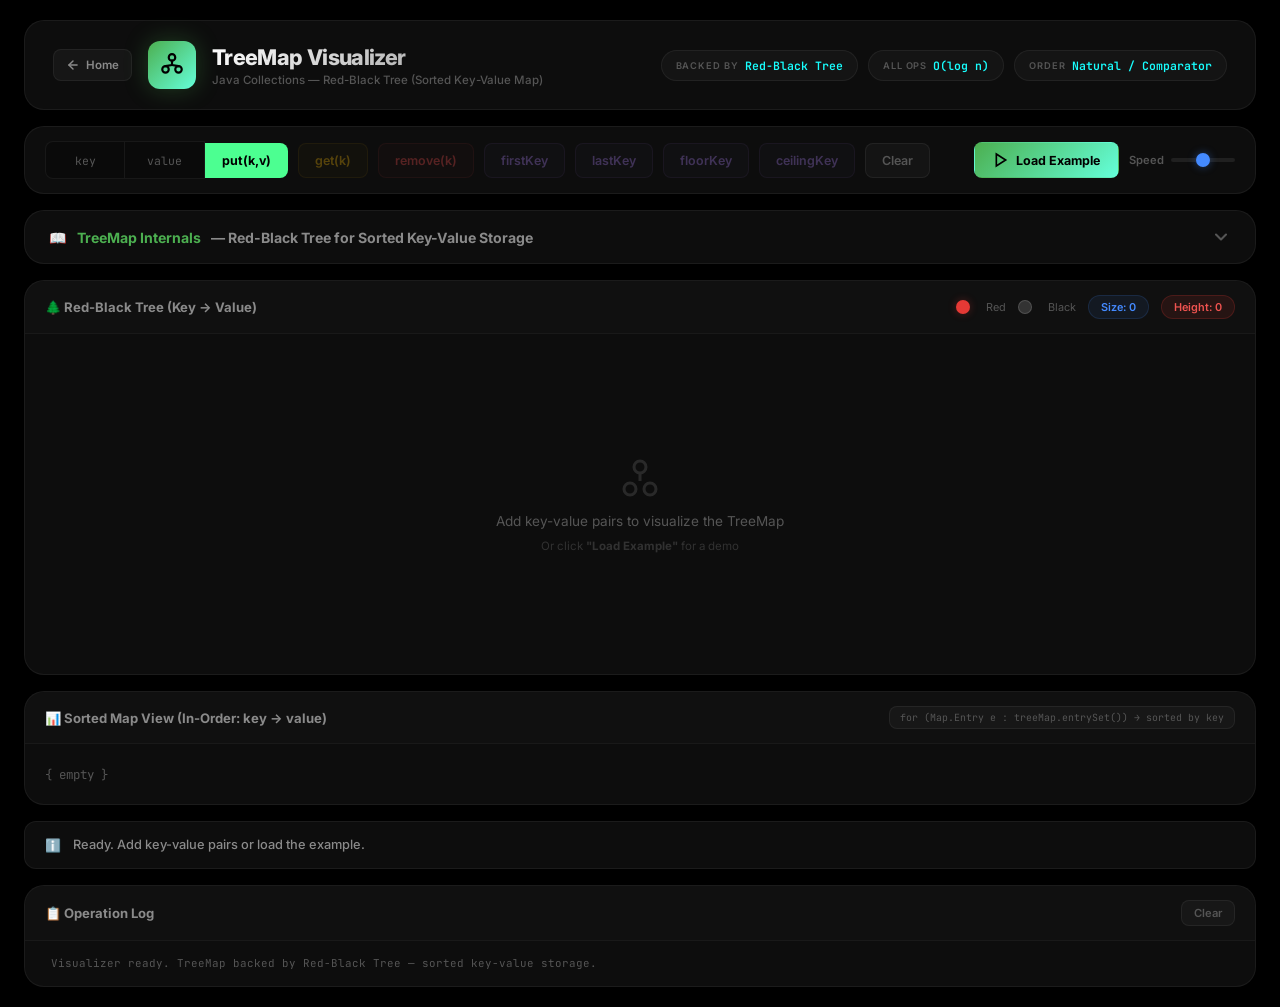
<file: TreeMap/index.html>
<!DOCTYPE html>
<html lang="en">
<head>
    <meta charset="UTF-8">
    <link rel="icon" type="image/svg+xml" href="data:image/svg+xml,%3Csvg xmlns='http://www.w3.org/2000/svg' viewBox='0 0 64 64'%3E%3Cdefs%3E%3ClinearGradient id='j' x1='0' y1='0' x2='0' y2='1'%3E%3Cstop offset='0' stop-color='%23f89820'/%3E%3Cstop offset='1' stop-color='%23e25303'/%3E%3C/linearGradient%3E%3C/defs%3E%3Cpath d='M24 4c0 0 -4 12 8 16s12 12 4 20' fill='none' stroke='url(%23j)' stroke-width='3' stroke-linecap='round'/%3E%3Cpath d='M32 4c0 0 -4 12 8 16s12 12 4 20' fill='none' stroke='url(%23j)' stroke-width='3' stroke-linecap='round'/%3E%3Cpath d='M12 30h34v8c0 14-34 14-34 0z' fill='url(%23j)'/%3E%3Cpath d='M46 33h6c6 0 6 10 0 10h-6' fill='none' stroke='url(%23j)' stroke-width='3'/%3E%3Cpath d='M8 52h48' stroke='url(%23j)' stroke-width='3' stroke-linecap='round'/%3E%3Cpath d='M14 56h36' stroke='url(%23j)' stroke-width='3' stroke-linecap='round'/%3E%3C/svg%3E">
    <meta name="viewport" content="width=device-width, initial-scale=1.0">
    <title>TreeMap Visualizer — Red-Black Tree Key-Value Store</title>
    <meta name="description" content="Interactive TreeMap visualizer for Java. See Red-Black Tree with key-value pairs, sorted iteration, floor/ceiling operations, and balancing rotations.">
    <link href="https://fonts.googleapis.com/css2?family=Inter:wght@400;500;600;700;800;900&family=JetBrains+Mono:wght@400;500;600;700&display=swap" rel="stylesheet">
    <style>
:root{
    --bg-primary:#000;--bg-secondary:#0a0a0a;--bg-panel:#0d0d0d;
    --border:rgba(255,255,255,0.06);--border-subtle:rgba(255,255,255,0.04);--border-glow:rgba(255,255,255,0.12);
    --text-primary:#f0f0f0;--text-secondary:#8a8a8a;--text-muted:#555;
    --accent-green:#4cff91;--accent-green-bg:rgba(76,255,145,0.10);
    --accent-red:#ff5252;--accent-red-bg:rgba(255,82,82,0.08);
    --accent-blue:#448aff;--accent-blue-bg:rgba(68,138,255,0.08);
    --accent-amber:#ffc107;--accent-amber-bg:rgba(255,193,7,0.08);
    --accent-purple:#b388ff;--accent-purple-bg:rgba(179,136,255,0.08);
    --accent-cyan:#18ffff;--accent-cyan-bg:rgba(24,255,255,0.08);
    --accent-teal:#64ffda;--accent-orange:#ff9100;
    --rbt-red:#e53935;--rbt-red-glow:0 0 18px rgba(229,57,53,0.4);
    --rbt-black:#333;--rbt-black-border:rgba(255,255,255,0.15);
    --radius-sm:8px;--radius-md:12px;--radius-lg:16px;--radius-xl:20px;--radius-full:999px;
    --shadow-md:0 4px 16px rgba(0,0,0,0.6);
    --font:'Inter',-apple-system,sans-serif;--font-mono:'JetBrains Mono','Fira Code',monospace;
    --transition:0.25s cubic-bezier(0.4,0,0.2,1);
}
*,*::before,*::after{box-sizing:border-box;margin:0;padding:0}
body{font-family:var(--font);background:var(--bg-primary);color:var(--text-primary);min-height:100vh;overflow-x:hidden;-webkit-font-smoothing:antialiased}
.app{max-width:1440px;margin:0 auto;padding:20px 24px;display:flex;flex-direction:column;gap:16px}

.header{display:flex;align-items:center;justify-content:space-between;padding:20px 28px;background:var(--bg-panel);border:1px solid var(--border);border-radius:var(--radius-xl);flex-wrap:wrap;gap:16px;backdrop-filter:blur(20px)}
.header-left{display:flex;align-items:center;gap:16px}
.logo-icon{width:48px;height:48px;border-radius:var(--radius-md);background:linear-gradient(135deg,#4caf50,var(--accent-teal));display:flex;align-items:center;justify-content:center;color:#000;box-shadow:0 0 24px rgba(76,175,80,0.3);transition:transform var(--transition)}
.logo-icon:hover{transform:scale(1.08) rotate(-3deg)}
.header h1{font-size:1.35rem;font-weight:800;letter-spacing:-0.03em;background:linear-gradient(135deg,#fff,#888);-webkit-background-clip:text;-webkit-text-fill-color:transparent;background-clip:text}
.subtitle{font-size:0.72rem;color:var(--text-muted);font-weight:500;margin-top:3px}
.header-right{display:flex;align-items:center;gap:10px;flex-wrap:wrap}
.formula-badge{display:flex;align-items:center;gap:6px;padding:7px 14px;background:rgba(255,255,255,0.03);border:1px solid var(--border);border-radius:var(--radius-full);font-size:0.72rem;transition:all var(--transition)}
.formula-badge:hover{background:rgba(255,255,255,0.06);border-color:var(--border-glow)}
.formula-label{color:var(--text-muted);font-weight:600;text-transform:uppercase;font-size:0.58rem;letter-spacing:0.1em}
.formula-badge code{font-family:var(--font-mono);color:var(--accent-cyan);font-weight:600;font-size:0.72rem}

.controls-bar{display:flex;align-items:center;justify-content:space-between;padding:14px 20px;background:var(--bg-panel);border:1px solid var(--border);border-radius:var(--radius-xl);gap:14px;flex-wrap:wrap;backdrop-filter:blur(20px)}
.controls-left,.controls-right{display:flex;align-items:center;gap:10px;flex-wrap:wrap}
.input-group{display:flex;align-items:center;gap:0}
.input-field{padding:9px 12px;background:var(--bg-secondary);border:1px solid var(--border);color:var(--text-primary);font-family:var(--font-mono);font-size:0.85rem;font-weight:600;outline:none;text-align:center;transition:border-color var(--transition);width:80px}
.input-field:focus{border-color:var(--accent-blue)}
.input-field::placeholder{color:var(--text-muted);font-weight:400;font-size:0.72rem}
.input-field:first-child{border-radius:var(--radius-sm) 0 0 var(--radius-sm)}
.input-field:nth-child(2){border-left:none;border-radius:0}
.input-field::-webkit-outer-spin-button,.input-field::-webkit-inner-spin-button{-webkit-appearance:none;margin:0}
.input-field[type=number]{-moz-appearance:textfield;appearance:textfield}

.btn{display:inline-flex;align-items:center;gap:7px;padding:9px 16px;font-family:var(--font);font-size:0.78rem;font-weight:600;border:1px solid transparent;border-radius:var(--radius-sm);cursor:pointer;transition:all var(--transition);white-space:nowrap;position:relative;overflow:hidden}
.btn::after{content:'';position:absolute;inset:0;background:linear-gradient(180deg,rgba(255,255,255,0.06) 0%,transparent 100%);pointer-events:none;opacity:0;transition:opacity var(--transition)}
.btn:hover::after{opacity:1}
.btn:active{transform:scale(0.96)}
.btn:disabled{opacity:0.3;cursor:not-allowed;pointer-events:none}
.btn-put{background:var(--accent-green);color:#000;font-weight:700;border-radius:0 var(--radius-sm) var(--radius-sm) 0}
.btn-put:hover{box-shadow:0 0 20px rgba(76,255,145,0.25)}
.btn-remove{background:var(--accent-red-bg);color:var(--accent-red);border:1px solid rgba(255,82,82,0.2)}
.btn-remove:hover{box-shadow:0 0 20px rgba(255,82,82,0.25)}
.btn-get{background:var(--accent-amber-bg);color:var(--accent-amber);border:1px solid rgba(255,193,7,0.2)}
.btn-get:hover{box-shadow:0 0 20px rgba(255,193,7,0.25)}
.btn-nav{background:var(--accent-purple-bg);color:var(--accent-purple);border:1px solid rgba(179,136,255,0.2)}
.btn-nav:hover{background:rgba(179,136,255,0.18);box-shadow:0 0 24px rgba(179,136,255,0.25)}
.btn-clear{background:rgba(255,255,255,0.03);color:var(--text-muted);border:1px solid var(--border)}
.btn-clear:hover{color:var(--text-secondary);background:rgba(255,255,255,0.06)}
.btn-sample{background:linear-gradient(135deg,#4caf50,var(--accent-teal));color:#000;padding:9px 18px;font-weight:700}
.btn-sample:hover{box-shadow:0 0 24px rgba(76,175,80,0.3);filter:brightness(1.15)}
.btn-clear-log{background:rgba(255,255,255,0.03);color:var(--text-muted);border:1px solid var(--border);padding:5px 12px;font-size:0.7rem}
.speed-control{display:flex;align-items:center;gap:7px}
.speed-control label{font-size:0.7rem;color:var(--text-muted);font-weight:600}
.speed-control input[type="range"]{width:64px;height:4px;-webkit-appearance:none;appearance:none;background:rgba(255,255,255,0.08);border-radius:2px;outline:none}
.speed-control input[type="range"]::-webkit-slider-thumb{-webkit-appearance:none;width:14px;height:14px;border-radius:50%;background:var(--accent-blue);cursor:pointer;box-shadow:0 0 8px rgba(68,138,255,0.4)}

.panel{background:var(--bg-panel);border:1px solid var(--border);border-radius:var(--radius-xl);overflow:hidden;backdrop-filter:blur(20px)}
.panel-header{display:flex;align-items:center;justify-content:space-between;padding:14px 20px;border-bottom:1px solid var(--border-subtle);background:rgba(255,255,255,0.01);flex-wrap:wrap;gap:8px}
.panel-header h2{font-size:0.82rem;font-weight:700;color:var(--text-secondary)}
.badge{font-size:0.68rem;font-weight:600;padding:4px 12px;border-radius:var(--radius-full);border:1px solid}
.badge-blue{background:var(--accent-blue-bg);color:var(--accent-blue);border-color:rgba(68,138,255,0.15)}
.badge-red{background:rgba(229,57,53,0.1);color:#ef5350;border-color:rgba(229,57,53,0.2)}
.badge-green{background:var(--accent-green-bg);color:var(--accent-green);border-color:rgba(76,255,145,0.15)}
.legend{display:flex;align-items:center;gap:12px;font-size:0.68rem;color:var(--text-muted)}
.legend-dot{width:14px;height:14px;border-radius:50%;display:inline-block;vertical-align:middle;margin-right:4px}
.legend-dot.red{background:var(--rbt-red);box-shadow:0 0 8px rgba(229,57,53,0.3)}
.legend-dot.black{background:var(--rbt-black);border:1.5px solid var(--rbt-black-border)}

/* Tree View */
.tree-panel{min-height:380px}
.tree-container{position:relative;width:100%;min-height:340px;padding:24px;overflow:auto}
.tree-svg{position:absolute;top:24px;left:24px;width:calc(100% - 48px);height:calc(100% - 48px);pointer-events:none;overflow:visible}
.tree-svg path{fill:none;stroke:rgba(255,255,255,0.10);stroke-width:2;transition:all 0.4s ease}
.tree-svg path.hl{stroke:var(--accent-amber);stroke-width:2.5;filter:drop-shadow(0 0 6px rgba(255,193,7,0.5))}
.tree-nodes{position:relative;width:100%;height:100%}
.tree-node{position:absolute;display:flex;flex-direction:column;align-items:center;gap:2px;transition:all 0.5s cubic-bezier(0.34,1.56,0.64,1);z-index:2}
.node-circle{width:56px;height:56px;border-radius:50%;display:flex;flex-direction:column;align-items:center;justify-content:center;font-family:var(--font-mono);font-size:0.72rem;font-weight:700;transition:all 0.3s ease;cursor:default;gap:1px;line-height:1.2}
.node-circle .nk{font-size:0.75rem;font-weight:800}
.node-circle .nv{font-size:0.58rem;opacity:0.8}
.node-circle.rb-red{background:var(--rbt-red);color:#fff;border:2.5px solid rgba(229,57,53,0.5);box-shadow:var(--rbt-red-glow)}
.node-circle.rb-black{background:var(--rbt-black);color:#eee;border:2.5px solid var(--rbt-black-border);box-shadow:var(--shadow-md)}
.node-circle.hl-search{animation:searchPulse .6s ease infinite;box-shadow:0 0 24px rgba(255,193,7,0.5)!important;border-color:var(--accent-amber)!important}
.node-circle.hl-found{animation:foundPop .4s ease;box-shadow:0 0 28px rgba(76,255,145,0.5)!important;border-color:var(--accent-green)!important}
.node-circle.hl-insert{animation:popIn .4s cubic-bezier(0.34,1.56,0.64,1);box-shadow:0 0 24px rgba(76,255,145,0.4)!important;border-color:var(--accent-green)!important}
.node-circle.hl-remove{box-shadow:0 0 24px rgba(255,82,82,0.5)!important;border-color:var(--accent-red)!important;opacity:0.6}
@keyframes searchPulse{0%,100%{transform:scale(1)}50%{transform:scale(1.12)}}
@keyframes foundPop{0%{transform:scale(0.8)}50%{transform:scale(1.15)}100%{transform:scale(1)}}
@keyframes popIn{0%{transform:scale(0);opacity:0}60%{transform:scale(1.2)}100%{transform:scale(1);opacity:1}}
.empty-state{position:absolute;inset:0;display:flex;flex-direction:column;align-items:center;justify-content:center;gap:10px;color:var(--text-muted);font-size:0.85rem}
.empty-state .hint{font-size:0.72rem;opacity:0.5}
.empty-state.hidden{display:none}

/* Sorted Map View */
.sorted-container{padding:14px 20px;display:flex;align-items:center;gap:4px;overflow-x:auto;min-height:60px;flex-wrap:wrap}
.sorted-cell{padding:6px 12px;border-radius:var(--radius-sm);font-family:var(--font-mono);font-size:0.78rem;font-weight:700;border:1.5px solid rgba(255,255,255,0.08);background:rgba(255,255,255,0.02);color:var(--text-primary);transition:all 0.3s ease;display:flex;flex-direction:column;align-items:center;gap:2px}
.sorted-cell .sk{color:var(--accent-amber);font-size:0.72rem}
.sorted-cell .sv{color:var(--accent-cyan);font-size:0.68rem}
.sorted-cell.hl{border-color:var(--accent-green);background:var(--accent-green-bg);color:var(--accent-green)}
.sorted-arrow{color:var(--text-muted);font-size:0.7rem;opacity:0.4}

.info-bar{display:flex;align-items:center;gap:12px;padding:12px 20px;background:var(--bg-panel);border:1px solid var(--border);border-radius:var(--radius-md);font-size:0.8rem;color:var(--text-secondary);min-height:48px;transition:all 0.3s ease;backdrop-filter:blur(20px)}
.info-bar.action-add{border-color:rgba(76,255,145,0.2);background:rgba(76,255,145,0.03)}
.info-bar.action-remove{border-color:rgba(255,82,82,0.2);background:rgba(255,82,82,0.03)}
.info-bar.action-search{border-color:rgba(255,193,7,0.2);background:rgba(255,193,7,0.03)}
.info-bar.action-nav{border-color:rgba(179,136,255,0.2);background:rgba(179,136,255,0.03)}
.info-text{font-weight:500;line-height:1.5}
.info-text strong{color:var(--text-primary);font-weight:700}

.log-panel{max-height:220px}
.log-container{padding:10px 16px;max-height:160px;overflow-y:auto;display:flex;flex-direction:column;gap:3px}
.log-container::-webkit-scrollbar{width:3px}
.log-container::-webkit-scrollbar-track{background:transparent}
.log-container::-webkit-scrollbar-thumb{background:rgba(255,255,255,0.08);border-radius:2px}
.log-entry{font-family:var(--font-mono);font-size:0.68rem;padding:4px 10px;border-radius:var(--radius-sm);line-height:1.6}
.log-entry.log-add{color:var(--accent-green);background:var(--accent-green-bg)}
.log-entry.log-remove{color:var(--accent-red);background:var(--accent-red-bg)}
.log-entry.log-search{color:var(--accent-amber);background:var(--accent-amber-bg)}
.log-entry.log-nav{color:var(--accent-purple);background:var(--accent-purple-bg)}
.log-entry.log-info{color:var(--text-muted)}

/* Theory Section */
.theory-section{background:var(--bg-panel);border:1px solid var(--border);border-radius:var(--radius-xl);overflow:hidden;backdrop-filter:blur(20px)}
.theory-toggle{width:100%;display:flex;align-items:center;justify-content:space-between;padding:16px 24px;cursor:pointer;background:none;border:none;color:var(--text-primary);font-family:var(--font);transition:background var(--transition)}
.theory-toggle:hover{background:rgba(255,255,255,0.02)}
.theory-toggle h2{font-size:0.88rem;font-weight:700;display:flex;align-items:center;gap:10px;color:var(--text-secondary)}
.theory-toggle h2 .accent{color:#4caf50}
.toggle-chevron{width:20px;height:20px;color:var(--text-muted);transition:transform 0.3s ease}
.theory-section.open .toggle-chevron{transform:rotate(180deg)}
.theory-body{max-height:0;overflow:hidden;transition:max-height 0.5s cubic-bezier(0.4,0,0.2,1)}
.theory-section.open .theory-body{max-height:4000px}
.theory-inner{padding:0 24px 24px;display:flex;flex-direction:column;gap:20px}
.theory-grid{display:grid;grid-template-columns:1fr 1fr;gap:16px}
@media(max-width:800px){.theory-grid{grid-template-columns:1fr}}
.theory-card{background:rgba(255,255,255,0.02);border:1px solid var(--border);border-radius:var(--radius-lg);padding:20px;transition:border-color var(--transition)}
.theory-card:hover{border-color:var(--border-glow)}
.theory-card h3{font-size:0.82rem;font-weight:700;margin-bottom:10px;display:flex;align-items:center;gap:8px}
.theory-card h3 .icon{width:28px;height:28px;border-radius:var(--radius-sm);display:flex;align-items:center;justify-content:center;font-size:0.85rem;flex-shrink:0}
.theory-card p,.theory-card li{font-size:0.76rem;color:var(--text-secondary);line-height:1.7}
.theory-card ul{padding-left:16px;display:flex;flex-direction:column;gap:4px}
.theory-card code{font-family:var(--font-mono);font-size:0.72rem;color:var(--accent-cyan);background:rgba(24,255,255,0.06);padding:1px 6px;border-radius:4px}
.theory-full{grid-column:1/-1}
.complexity-table{width:100%;border-collapse:collapse;margin-top:8px}
.complexity-table th,.complexity-table td{padding:8px 12px;font-size:0.72rem;text-align:left;border-bottom:1px solid var(--border-subtle)}
.complexity-table th{color:var(--text-muted);font-weight:600;text-transform:uppercase;font-size:0.62rem;letter-spacing:0.08em}
.complexity-table td{font-family:var(--font-mono);color:var(--text-primary);font-weight:600}
.complexity-table td:first-child{font-family:var(--font);color:var(--text-secondary)}
.complexity-table .good{color:var(--accent-green)}
.complexity-table .warn{color:var(--accent-amber)}

@media(max-width:900px){.header,.controls-bar{flex-direction:column;align-items:flex-start}.controls-left,.controls-right{width:100%}}
@media(max-width:600px){.app{padding:12px 14px;gap:12px}.formula-badge{display:none}.node-circle{width:44px;height:44px;font-size:0.65rem}.node-circle .nk{font-size:0.65rem}.node-circle .nv{font-size:0.52rem}}
.home-link{display:inline-flex;align-items:center;gap:6px;padding:8px 12px;background:rgba(255,255,255,0.04);border:1px solid var(--border);border-radius:var(--radius-sm);color:var(--text-secondary);font-size:0.72rem;font-weight:600;text-decoration:none;transition:all var(--transition)}
.home-link:hover{background:rgba(255,255,255,0.08);color:var(--text-primary);border-color:var(--border-glow)}
    </style>
</head>
<body>
<div class="app">
    <header class="header">
        <div class="header-left">
            <a href="../index.html" class="home-link" aria-label="Back to Home" title="Back to Home">
                <svg width="14" height="14" viewBox="0 0 24 24" fill="none" stroke="currentColor" stroke-width="2.5" stroke-linecap="round" stroke-linejoin="round"><path d="M19 12H5"/><path d="m12 19-7-7 7-7"/></svg>
                Home
            </a>
            <div class="logo-icon">
                <svg width="26" height="26" viewBox="0 0 24 24" fill="none" stroke="currentColor" stroke-width="2" stroke-linecap="round" stroke-linejoin="round">
                    <circle cx="12" cy="5" r="3"/><line x1="12" y1="8" x2="12" y2="12"/>
                    <circle cx="6" cy="16" r="3"/><circle cx="18" cy="16" r="3"/>
                    <line x1="12" y1="12" x2="6" y2="13"/><line x1="12" y1="12" x2="18" y2="13"/>
                </svg>
            </div>
            <div>
                <h1>TreeMap Visualizer</h1>
                <p class="subtitle">Java Collections — Red-Black Tree (Sorted Key-Value Map)</p>
            </div>
        </div>
        <div class="header-right">
            <div class="formula-badge"><span class="formula-label">Backed by</span><code>Red-Black Tree</code></div>
            <div class="formula-badge"><span class="formula-label">All ops</span><code>O(log n)</code></div>
            <div class="formula-badge"><span class="formula-label">Order</span><code>Natural / Comparator</code></div>
        </div>
    </header>

    <!-- Controls -->
    <div class="controls-bar">
        <div class="controls-left">
            <div class="input-group">
                <input type="number" id="keyInput" class="input-field" placeholder="key" min="-999" max="999">
                <input type="text" id="valInput" class="input-field" placeholder="value" maxlength="10">
                <button id="putBtn" class="btn btn-put">put(k,v)</button>
            </div>
            <button id="getBtn" class="btn btn-get">get(k)</button>
            <button id="removeBtn" class="btn btn-remove">remove(k)</button>
            <button id="firstKeyBtn" class="btn btn-nav">firstKey</button>
            <button id="lastKeyBtn" class="btn btn-nav">lastKey</button>
            <button id="floorKeyBtn" class="btn btn-nav">floorKey</button>
            <button id="ceilingKeyBtn" class="btn btn-nav">ceilingKey</button>
            <button id="clearBtn" class="btn btn-clear">Clear</button>
        </div>
        <div class="controls-right">
            <button id="sampleBtn" class="btn btn-sample">
                <svg width="16" height="16" viewBox="0 0 24 24" fill="none" stroke="currentColor" stroke-width="2.5"><polygon points="5 3 19 12 5 21 5 3"/></svg>
                Load Example
            </button>
            <div class="speed-control"><label>Speed</label><input type="range" id="speedSlider" min="1" max="5" value="3" step="1"></div>
        </div>
    </div>

    <!-- Theory Section -->
    <div class="theory-section" id="theorySection">
        <button class="theory-toggle" id="theoryToggle" type="button">
            <h2>📖 <span class="accent">TreeMap Internals</span> — Red-Black Tree for Sorted Key-Value Storage</h2>
            <svg class="toggle-chevron" viewBox="0 0 24 24" fill="none" stroke="currentColor" stroke-width="2.5" stroke-linecap="round" stroke-linejoin="round"><polyline points="6 9 12 15 18 9"/></svg>
        </button>
        <div class="theory-body">
            <div class="theory-inner">
                <div class="theory-grid">
                    <div class="theory-card">
                        <h3><span class="icon" style="background:var(--accent-green-bg);color:var(--accent-green)">🌲</span> Red-Black Tree</h3>
                        <p style="margin-bottom:10px">TreeMap stores key-value pairs in a <strong>self-balancing Red-Black Tree</strong>:</p>
                        <ul>
                            <li>Keys are <strong>sorted</strong> by their natural ordering (Comparable) or a custom Comparator</li>
                            <li>All operations are <code>O(log n)</code> — guaranteed by the balanced tree height</li>
                            <li>In-order traversal gives keys in <strong>ascending sorted order</strong></li>
                            <li>Unlike HashMap, TreeMap does NOT use hashing — it uses key <strong>comparisons</strong></li>
                        </ul>
                    </div>
                    <div class="theory-card">
                        <h3><span class="icon" style="background:var(--accent-purple-bg);color:var(--accent-purple)">🧭</span> NavigableMap Methods</h3>
                        <p style="margin-bottom:10px">TreeMap implements <code>NavigableMap</code>, providing powerful navigation:</p>
                        <ul>
                            <li><code>firstKey()</code> / <code>lastKey()</code> — smallest / largest key</li>
                            <li><code>floorKey(k)</code> — greatest key ≤ k</li>
                            <li><code>ceilingKey(k)</code> — smallest key ≥ k</li>
                            <li><code>lowerKey(k)</code> / <code>higherKey(k)</code> — strictly less/greater</li>
                            <li><code>subMap()</code>, <code>headMap()</code>, <code>tailMap()</code> — range views</li>
                        </ul>
                    </div>
                    <div class="theory-card">
                        <h3><span class="icon" style="background:var(--accent-amber-bg);color:var(--accent-amber)">⚡</span> TreeMap vs HashMap vs LinkedHashMap</h3>
                        <table class="complexity-table">
                            <thead><tr><th>Feature</th><th>HashMap</th><th>LinkedHashMap</th><th>TreeMap</th></tr></thead>
                            <tbody>
                                <tr><td>Order</td><td>None</td><td>Insertion</td><td class="good">Sorted (keys)</td></tr>
                                <tr><td>put/get/remove</td><td class="good">O(1)</td><td class="good">O(1)</td><td class="warn">O(log n)</td></tr>
                                <tr><td>Null keys</td><td class="good">1 allowed</td><td class="good">1 allowed</td><td class="warn">Not allowed*</td></tr>
                                <tr><td>Navigation</td><td>❌</td><td>❌</td><td class="good">floor/ceiling/sub</td></tr>
                                <tr><td>Internal DS</td><td>Hash Table</td><td>Hash Table + DLL</td><td class="good">Red-Black Tree</td></tr>
                            </tbody>
                        </table>
                        <p style="margin-top:8px;font-size:0.65rem;color:var(--text-muted)">* TreeMap with a Comparator that handles null can accept null keys, but it's not recommended.</p>
                    </div>
                    <div class="theory-card">
                        <h3><span class="icon" style="background:rgba(255,145,0,0.1);color:#ff9100">☕</span> Java Caveats</h3>
                        <ul>
                            <li><strong>Keys must be Comparable</strong> or a Comparator must be provided at construction</li>
                            <li><code>TreeSet</code> is backed by <code>TreeMap</code> (elements are keys with dummy values)</li>
                            <li><strong>Not thread-safe:</strong> use <code>Collections.synchronizedSortedMap()</code> or <code>ConcurrentSkipListMap</code></li>
                            <li>Use when you need <strong>sorted iteration</strong> or <strong>range queries</strong> (subMap, headMap, tailMap)</li>
                            <li><strong>Slower than HashMap</strong> for simple get/put — only use when ordering matters</li>
                        </ul>
                    </div>
                </div>
            </div>
        </div>
    </div>

    <!-- Tree View -->
    <div class="panel tree-panel">
        <div class="panel-header">
            <h2>🌲 Red-Black Tree (Key → Value)</h2>
            <div style="display:flex;gap:12px;align-items:center;flex-wrap:wrap">
                <div class="legend"><span class="legend-dot red"></span>Red <span class="legend-dot black"></span>Black</div>
                <span class="badge badge-blue" id="sizeLabel">Size: 0</span>
                <span class="badge badge-red" id="heightLabel">Height: 0</span>
            </div>
        </div>
        <div class="tree-container" id="treeContainer">
            <svg id="treeSvg" class="tree-svg"></svg>
            <div id="treeNodes" class="tree-nodes"></div>
            <div class="empty-state" id="emptyState">
                <svg width="48" height="48" viewBox="0 0 24 24" fill="none" stroke="currentColor" stroke-width="1.5" opacity="0.4">
                    <circle cx="12" cy="6" r="3"/><line x1="12" y1="9" x2="12" y2="13"/>
                    <circle cx="7" cy="17" r="3"/><circle cx="17" cy="17" r="3"/>
                </svg>
                <p>Add key-value pairs to visualize the TreeMap</p>
                <p class="hint">Or click <strong>"Load Example"</strong> for a demo</p>
            </div>
        </div>
    </div>

    <!-- Sorted Map View -->
    <div class="panel">
        <div class="panel-header">
            <h2>📊 Sorted Map View (In-Order: key → value)</h2>
            <code style="font-family:var(--font-mono);font-size:0.62rem;color:var(--text-muted);padding:4px 10px;background:rgba(255,255,255,0.03);border-radius:var(--radius-sm);border:1px solid var(--border)">for (Map.Entry e : treeMap.entrySet()) → sorted by key</code>
        </div>
        <div class="sorted-container" id="sortedContainer">
            <span style="color:var(--text-muted);font-family:var(--font-mono);font-size:0.78rem">{ empty }</span>
        </div>
    </div>

    <!-- Info Bar -->
    <div class="info-bar" id="infoBar">
        <div>ℹ️</div>
        <div class="info-text" id="infoText">Ready. Add key-value pairs or load the example.</div>
    </div>

    <!-- Log -->
    <div class="panel log-panel">
        <div class="panel-header">
            <h2>📋 Operation Log</h2>
            <button id="clearLogBtn" class="btn btn-clear-log">Clear</button>
        </div>
        <div class="log-container" id="logContainer">
            <div class="log-entry log-info">Visualizer ready. TreeMap backed by Red-Black Tree — sorted key-value storage.</div>
        </div>
    </div>
</div>

<script>
/* ===== Red-Black Tree with Key-Value ===== */
const RED = true, BLACK = false;
class RBNode {
    constructor(key, val, color = RED) { this.key = key; this.val = val; this.color = color; this.left = null; this.right = null; this.parent = null; }
}

class RBTreeMap {
    constructor() { this.root = null; this._size = 0; }
    get size() { return this._size; }
    get isEmpty() { return this._size === 0; }

    _isRed(n) { return n !== null && n.color === RED; }
    _rotateLeft(x) {
        const y = x.right; x.right = y.left;
        if (y.left) y.left.parent = x;
        y.parent = x.parent;
        if (!x.parent) this.root = y;
        else if (x === x.parent.left) x.parent.left = y;
        else x.parent.right = y;
        y.left = x; x.parent = y;
    }
    _rotateRight(x) {
        const y = x.left; x.left = y.right;
        if (y.right) y.right.parent = x;
        y.parent = x.parent;
        if (!x.parent) this.root = y;
        else if (x === x.parent.right) x.parent.right = y;
        else x.parent.left = y;
        y.right = x; x.parent = y;
    }

    put(key, val) {
        const path = [];
        const n = new RBNode(key, val, RED);
        if (!this.root) { this.root = n; n.color = BLACK; this._size++; return { path: [key], updated: false, duplicate: false }; }
        let cur = this.root, par = null;
        while (cur) {
            path.push(cur.key);
            par = cur;
            if (key < cur.key) cur = cur.left;
            else if (key > cur.key) cur = cur.right;
            else { const old = cur.val; cur.val = val; return { path, updated: true, oldVal: old, duplicate: true }; }
        }
        n.parent = par;
        if (key < par.key) par.left = n; else par.right = n;
        this._size++;
        this._fixInsert(n);
        return { path, updated: false, duplicate: false };
    }

    _fixInsert(z) {
        while (z.parent && z.parent.color === RED) {
            const gp = z.parent.parent;
            if (!gp) break;
            if (z.parent === gp.left) {
                const uncle = gp.right;
                if (this._isRed(uncle)) { z.parent.color = BLACK; uncle.color = BLACK; gp.color = RED; z = gp; }
                else { if (z === z.parent.right) { z = z.parent; this._rotateLeft(z); } z.parent.color = BLACK; gp.color = RED; this._rotateRight(gp); }
            } else {
                const uncle = gp.left;
                if (this._isRed(uncle)) { z.parent.color = BLACK; uncle.color = BLACK; gp.color = RED; z = gp; }
                else { if (z === z.parent.left) { z = z.parent; this._rotateRight(z); } z.parent.color = BLACK; gp.color = RED; this._rotateLeft(gp); }
            }
        }
        this.root.color = BLACK;
    }

    _transplant(u, v) { if (!u.parent) this.root = v; else if (u === u.parent.left) u.parent.left = v; else u.parent.right = v; if (v) v.parent = u.parent; }
    _minimum(n) { while (n.left) n = n.left; return n; }
    _maximum(n) { while (n.right) n = n.right; return n; }

    get(key) { const path = []; let n = this.root; while (n) { path.push(n.key); if (key < n.key) n = n.left; else if (key > n.key) n = n.right; else return { found: true, val: n.val, path }; } return { found: false, path }; }

    remove(key) {
        const path = [];
        let z = this.root;
        while (z) { path.push(z.key); if (key < z.key) z = z.left; else if (key > z.key) z = z.right; else break; }
        if (!z) return { found: false, path };
        const removedVal = z.val;
        let y = z, yOrigColor = y.color, x;
        if (!z.left) { x = z.right; this._transplant(z, z.right); }
        else if (!z.right) { x = z.left; this._transplant(z, z.left); }
        else {
            y = this._minimum(z.right); yOrigColor = y.color; x = y.right;
            if (y.parent === z) { if (x) x.parent = y; }
            else { this._transplant(y, y.right); y.right = z.right; if (y.right) y.right.parent = y; }
            this._transplant(z, y); y.left = z.left; if (y.left) y.left.parent = y; y.color = z.color;
        }
        this._size--;
        if (yOrigColor === BLACK && x) this._fixDelete(x);
        if (this.root) this.root.color = BLACK;
        return { found: true, val: removedVal, path };
    }

    _fixDelete(x) {
        while (x !== this.root && x && x.color === BLACK) {
            if (x === x.parent?.left) {
                let w = x.parent.right; if (!w) break;
                if (this._isRed(w)) { w.color = BLACK; x.parent.color = RED; this._rotateLeft(x.parent); w = x.parent.right; }
                if (w && !this._isRed(w.left) && !this._isRed(w.right)) { w.color = RED; x = x.parent; }
                else { if (w && !this._isRed(w.right)) { if (w.left) w.left.color = BLACK; w.color = RED; this._rotateRight(w); w = x.parent.right; } if (w) { w.color = x.parent.color; x.parent.color = BLACK; if (w.right) w.right.color = BLACK; this._rotateLeft(x.parent); } x = this.root; }
            } else {
                let w = x.parent?.left; if (!w) break;
                if (this._isRed(w)) { w.color = BLACK; x.parent.color = RED; this._rotateRight(x.parent); w = x.parent.left; }
                if (w && !this._isRed(w.right) && !this._isRed(w.left)) { w.color = RED; x = x.parent; }
                else { if (w && !this._isRed(w.left)) { if (w.right) w.right.color = BLACK; w.color = RED; this._rotateLeft(w); w = x.parent.left; } if (w) { w.color = x.parent.color; x.parent.color = BLACK; if (w.left) w.left.color = BLACK; this._rotateRight(x.parent); } x = this.root; }
            }
        }
        if (x) x.color = BLACK;
    }

    firstKey() { if (!this.root) return null; return this._minimum(this.root).key; }
    lastKey() { if (!this.root) return null; return this._maximum(this.root).key; }
    floorKey(key) { let res = null, n = this.root; while (n) { if (key === n.key) return n.key; if (key < n.key) n = n.left; else { res = n.key; n = n.right; } } return res; }
    ceilingKey(key) { let res = null, n = this.root; while (n) { if (key === n.key) return n.key; if (key > n.key) n = n.right; else { res = n.key; n = n.left; } } return res; }
    height(n = this.root) { if (!n) return 0; return 1 + Math.max(this.height(n.left), this.height(n.right)); }
    inOrder(n = this.root, arr = []) { if (!n) return arr; this.inOrder(n.left, arr); arr.push({ key: n.key, val: n.val }); this.inOrder(n.right, arr); return arr; }
    getNode(key) { let n = this.root; while (n) { if (key < n.key) n = n.left; else if (key > n.key) n = n.right; else return n; } return null; }
    clear() { this.root = null; this._size = 0; }
}

/* ===== Visualizer ===== */
(function() {
    'use strict';
    const $ = id => document.getElementById(id);
    const keyInput=$('keyInput'),valInput=$('valInput');
    const putBtn=$('putBtn'),getBtn=$('getBtn'),removeBtn=$('removeBtn');
    const firstKeyBtn=$('firstKeyBtn'),lastKeyBtn=$('lastKeyBtn'),floorKeyBtn=$('floorKeyBtn'),ceilingKeyBtn=$('ceilingKeyBtn');
    const clearBtn=$('clearBtn'),sampleBtn=$('sampleBtn'),clearLogBtn=$('clearLogBtn'),speedSlider=$('speedSlider');
    const treeContainer=$('treeContainer'),treeSvg=$('treeSvg'),treeNodes=$('treeNodes'),emptyState=$('emptyState');
    const sortedContainer=$('sortedContainer'),infoBar=$('infoBar'),infoText=$('infoText');
    const logContainer=$('logContainer'),sizeLabel=$('sizeLabel'),heightLabel=$('heightLabel');
    const allBtns=[putBtn,getBtn,removeBtn,firstKeyBtn,lastKeyBtn,floorKeyBtn,ceilingKeyBtn,clearBtn,sampleBtn];

    let tm = new RBTreeMap();
    let animating = false;

    function getDelay(){const s=[1200,800,550,350,200];return s[parseInt(speedSlider.value)-1]||550}
    function setAnimating(v){animating=v;allBtns.forEach(b=>b.disabled=v);updateBtns()}
    function updateBtns(){[getBtn,removeBtn,firstKeyBtn,lastKeyBtn,floorKeyBtn,ceilingKeyBtn].forEach(b=>b.disabled=animating||tm.isEmpty)}
    function logMsg(msg,type='info'){const e=document.createElement('div');e.className=`log-entry log-${type}`;const t=new Date().toLocaleTimeString('en-US',{hour12:false,hour:'2-digit',minute:'2-digit',second:'2-digit'});e.textContent=`[${t}] ${msg}`;logContainer.appendChild(e);logContainer.scrollTop=logContainer.scrollHeight}
    function setInfo(msg,cls=''){infoText.innerHTML=msg;infoBar.className='info-bar'+(cls?` action-${cls}`:'')}
    function sleep(ms){return new Promise(r=>setTimeout(r,ms))}

    /* Tree Layout */
    function layoutTree(node, depth, left, right, positions) {
        if (!node) return;
        const x = (left + right) / 2;
        const y = 36 + depth * 85;
        positions.push({ x, y, key: node.key, val: node.val, color: node.color });
        layoutTree(node.left, depth + 1, left, x, positions);
        layoutTree(node.right, depth + 1, x, right, positions);
    }
    function getPositions() {
        const positions = [];
        const w = treeContainer.clientWidth - 48;
        layoutTree(tm.root, 0, 0, w, positions);
        return positions;
    }
    function getEdges(node, positions) {
        const edges = [];
        function walk(n) {
            if (!n) return;
            const pPos = positions.find(p => p.key === n.key);
            if (n.left) { const cPos = positions.find(p => p.key === n.left.key); if (pPos && cPos) edges.push([pPos, cPos]); walk(n.left); }
            if (n.right) { const cPos = positions.find(p => p.key === n.right.key); if (pPos && cPos) edges.push([pPos, cPos]); walk(n.right); }
        }
        walk(node);
        return edges;
    }

    function renderTree(hlSet = new Set(), hlType = '') {
        const pos = getPositions();
        if (!pos.length) { emptyState.classList.remove('hidden'); treeNodes.innerHTML=''; treeSvg.innerHTML=''; treeContainer.style.minHeight='340px'; return; }
        emptyState.classList.add('hidden');
        const maxY = Math.max(...pos.map(p => p.y));
        treeContainer.style.minHeight = Math.max(340, maxY + 90) + 'px';
        const edges = getEdges(tm.root, pos);
        const R = 28;
        let svg = '';
        for (const [p, c] of edges) {
            const dx = c.x-p.x, dy = c.y-p.y, d = Math.sqrt(dx*dx+dy*dy);
            if (d === 0) continue;
            const ux=dx/d, uy=dy/d;
            const sx=p.x+ux*R, sy=p.y+uy*R, ex=c.x-ux*R, ey=c.y-uy*R;
            const isHl = hlSet.has(p.key) && hlSet.has(c.key);
            svg += `<path d="M${sx.toFixed(1)},${sy.toFixed(1)} L${ex.toFixed(1)},${ey.toFixed(1)}" class="${isHl?'hl':''}"/>`;
        }
        treeSvg.innerHTML = svg;
        let html = '';
        for (const p of pos) {
            const colorCls = p.color === RED ? 'rb-red' : 'rb-black';
            let extraCls = '';
            if (hlSet.has(p.key)) {
                if (hlType === 'search') extraCls = 'hl-search';
                else if (hlType === 'found') extraCls = 'hl-found';
                else if (hlType === 'insert') extraCls = 'hl-insert';
                else if (hlType === 'remove') extraCls = 'hl-remove';
            }
            html += `<div class="tree-node" style="left:${p.x-R}px;top:${p.y-R}px"><div class="node-circle ${colorCls} ${extraCls}"><span class="nk">${p.key}</span><span class="nv">${p.val}</span></div></div>`;
        }
        treeNodes.innerHTML = html;
    }

    function renderSorted(hlKey = null) {
        const arr = tm.inOrder();
        if (!arr.length) { sortedContainer.innerHTML = '<span style="color:var(--text-muted);font-family:var(--font-mono);font-size:0.78rem">{ empty }</span>'; return; }
        let html = '';
        for (let i = 0; i < arr.length; i++) {
            if (i > 0) html += '<span class="sorted-arrow">→</span>';
            html += `<span class="sorted-cell ${arr[i].key===hlKey?'hl':''}"><span class="sk">${arr[i].key}</span><span class="sv">${arr[i].val}</span></span>`;
        }
        sortedContainer.innerHTML = html;
    }

    function fullRender(hl = new Set(), hlType = '', hlSorted = null) {
        renderTree(hl, hlType);
        renderSorted(hlSorted);
        sizeLabel.textContent = `Size: ${tm.size}`;
        heightLabel.textContent = `Height: ${tm.height()}`;
        updateBtns();
    }

    function getKey() { const v = parseInt(keyInput.value); if (isNaN(v)) { setInfo('⚠️ Enter a valid integer key.', ''); return null; } return v; }
    function getVal2() { return valInput.value.trim() || 'v' + keyInput.value; }

    /* Operations */
    async function handlePut() {
        const k = getKey(); if (k === null) return;
        const v = getVal2();
        setAnimating(true);
        const d = getDelay();
        const { path, updated, oldVal, duplicate } = tm.put(k, v);
        // Animate search
        for (let i = 0; i < path.length; i++) {
            fullRender(new Set(path.slice(0, i + 1)), 'search');
            setInfo(`🔍 Searching for key <strong>${k}</strong>... comparing with <strong>${path[i]}</strong>`, 'add');
            await sleep(d * 0.5);
        }
        if (duplicate) {
            fullRender(new Set([k]), 'found', k);
            setInfo(`🔄 <strong>put(${k}, "${v}")</strong> — Key exists. Updated value: "<strong>${oldVal}</strong>" → "<strong>${v}</strong>"`, 'add');
            logMsg(`put(${k}, "${v}") → updated (was "${oldVal}")`, 'add');
        } else {
            fullRender(new Set([k]), 'insert', k);
            setInfo(`✅ <strong>put(${k}, "${v}")</strong> — Inserted. Size: <strong>${tm.size}</strong>, Height: <strong>${tm.height()}</strong>`, 'add');
            logMsg(`put(${k}, "${v}") → inserted. size=${tm.size}`, 'add');
        }
        await sleep(d);
        fullRender(); keyInput.value=''; valInput.value=''; keyInput.focus(); setAnimating(false);
    }

    async function handleGet() {
        const k = getKey(); if (k === null) return;
        setAnimating(true);
        const d = getDelay();
        const { found, val, path } = tm.get(k);
        for (let i = 0; i < path.length; i++) {
            fullRender(new Set(path.slice(0, i + 1)), 'search');
            const cmp = k < path[i] ? '→ go LEFT' : k > path[i] ? '→ go RIGHT' : '→ FOUND!';
            setInfo(`🔍 get(${k}): comparing with <strong>${path[i]}</strong> ${cmp}`, 'search');
            await sleep(d * 0.6);
        }
        if (found) {
            logMsg(`get(${k}) → "${val}"`, 'search');
            setInfo(`✅ <strong>get(${k})</strong> → "<strong>${val}</strong>". Found after ${path.length} comparison(s).`, 'search');
            fullRender(new Set([k]), 'found', k);
        } else {
            logMsg(`get(${k}) → null`, 'search');
            setInfo(`❌ <strong>get(${k})</strong> → <strong>null</strong>. Key not found.`, '');
            fullRender();
        }
        await sleep(1200);
        fullRender(); setAnimating(false);
    }

    async function handleRemove() {
        const k = getKey(); if (k === null) return;
        setAnimating(true);
        const d = getDelay();
        const res = tm.remove(k);
        for (let i = 0; i < res.path.length; i++) {
            fullRender(new Set(res.path.slice(0, i + 1)), 'search');
            setInfo(`🔍 Searching for <strong>${k}</strong>... at node <strong>${res.path[i]}</strong>`, 'remove');
            await sleep(d * 0.5);
        }
        if (!res.found) {
            logMsg(`remove(${k}) → null (not found)`, 'info');
            setInfo(`⚠️ <strong>remove(${k})</strong> — Key not found.`, '');
            fullRender(); setAnimating(false); return;
        }
        fullRender(new Set([k]), 'remove');
        await sleep(d);
        logMsg(`remove(${k}) → "${res.val}". size=${tm.size}`, 'remove');
        setInfo(`🗑️ <strong>remove(${k})</strong> → "<strong>${res.val}</strong>" removed. Size: <strong>${tm.size}</strong>`, 'remove');
        fullRender(); setAnimating(false);
    }

    function handleFirstKey() {
        if (tm.isEmpty) return;
        const k = tm.firstKey();
        const node = tm.getNode(k);
        logMsg(`firstKey() → ${k} (value: "${node.val}")`, 'nav');
        setInfo(`⬅️ <strong>firstKey()</strong> → <strong>${k}</strong> (value: "${node.val}") — smallest key. O(log n)`, 'nav');
        fullRender(new Set([k]), 'found', k);
    }
    function handleLastKey() {
        if (tm.isEmpty) return;
        const k = tm.lastKey();
        const node = tm.getNode(k);
        logMsg(`lastKey() → ${k} (value: "${node.val}")`, 'nav');
        setInfo(`➡️ <strong>lastKey()</strong> → <strong>${k}</strong> (value: "${node.val}") — largest key. O(log n)`, 'nav');
        fullRender(new Set([k]), 'found', k);
    }
    function handleFloorKey() {
        const k = getKey(); if (k === null) return;
        const r = tm.floorKey(k);
        logMsg(`floorKey(${k}) → ${r}`, 'nav');
        if (r !== null) {
            const node = tm.getNode(r);
            setInfo(`⬇️ <strong>floorKey(${k})</strong> → <strong>${r}</strong> (value: "${node.val}") — greatest key ≤ ${k}`, 'nav');
            fullRender(new Set([r]), 'found', r);
        } else { setInfo(`⬇️ <strong>floorKey(${k})</strong> → <strong>null</strong> (no key ≤ ${k})`, ''); fullRender(); }
    }
    function handleCeilingKey() {
        const k = getKey(); if (k === null) return;
        const r = tm.ceilingKey(k);
        logMsg(`ceilingKey(${k}) → ${r}`, 'nav');
        if (r !== null) {
            const node = tm.getNode(r);
            setInfo(`⬆️ <strong>ceilingKey(${k})</strong> → <strong>${r}</strong> (value: "${node.val}") — smallest key ≥ ${k}`, 'nav');
            fullRender(new Set([r]), 'found', r);
        } else { setInfo(`⬆️ <strong>ceilingKey(${k})</strong> → <strong>null</strong> (no key ≥ ${k})`, ''); fullRender(); }
    }

    function handleClear() { tm.clear(); logMsg('clear()', 'info'); setInfo('🧹 TreeMap cleared.', ''); fullRender(); }

    async function handleSample() {
        tm = new RBTreeMap(); fullRender(); setAnimating(true);
        const entries = [[50,'Delhi'],[30,'Mumbai'],[70,'Chennai'],[20,'Kolkata'],[40,'Bangalore'],[60,'Hyderabad'],[80,'Pune'],[10,'Jaipur'],[25,'Ahmedabad']];
        logMsg(`Loading: [${entries.map(e=>e[0]).join(', ')}]`, 'info');
        const d = getDelay();
        for (const [k,v] of entries) {
            tm.put(k, v);
            fullRender(new Set([k]), 'insert', k);
            logMsg(`put(${k}, "${v}")`, 'add');
            await sleep(d * 0.5);
            fullRender();
            await sleep(100);
        }
        setInfo(`✅ Example loaded: {${tm.inOrder().map(e=>e.key+':'+e.val).join(', ')}}. Try <strong>get</strong>, <strong>floorKey</strong>, <strong>ceilingKey</strong>!`, 'add');
        fullRender(); setAnimating(false);
    }

    /* Events */
    keyInput.addEventListener('keydown', e => { if (e.key === 'Enter' && !animating) { valInput.focus(); if (valInput.value.trim()) handlePut(); } });
    valInput.addEventListener('keydown', e => { if (e.key === 'Enter' && !animating) handlePut(); });
    putBtn.addEventListener('click', handlePut);
    getBtn.addEventListener('click', handleGet);
    removeBtn.addEventListener('click', handleRemove);
    firstKeyBtn.addEventListener('click', handleFirstKey);
    lastKeyBtn.addEventListener('click', handleLastKey);
    floorKeyBtn.addEventListener('click', handleFloorKey);
    ceilingKeyBtn.addEventListener('click', handleCeilingKey);
    clearBtn.addEventListener('click', handleClear);
    sampleBtn.addEventListener('click', handleSample);
    clearLogBtn.addEventListener('click', () => { logContainer.innerHTML = ''; logMsg('Log cleared.', 'info'); });
    let rt; window.addEventListener('resize', () => { clearTimeout(rt); rt = setTimeout(() => fullRender(), 150); });

    const theorySection = $('theorySection'), theoryToggle = $('theoryToggle');
    theoryToggle.addEventListener('click', () => theorySection.classList.toggle('open'));

    fullRender();
})();
</script>
</body>
</html>
</file>
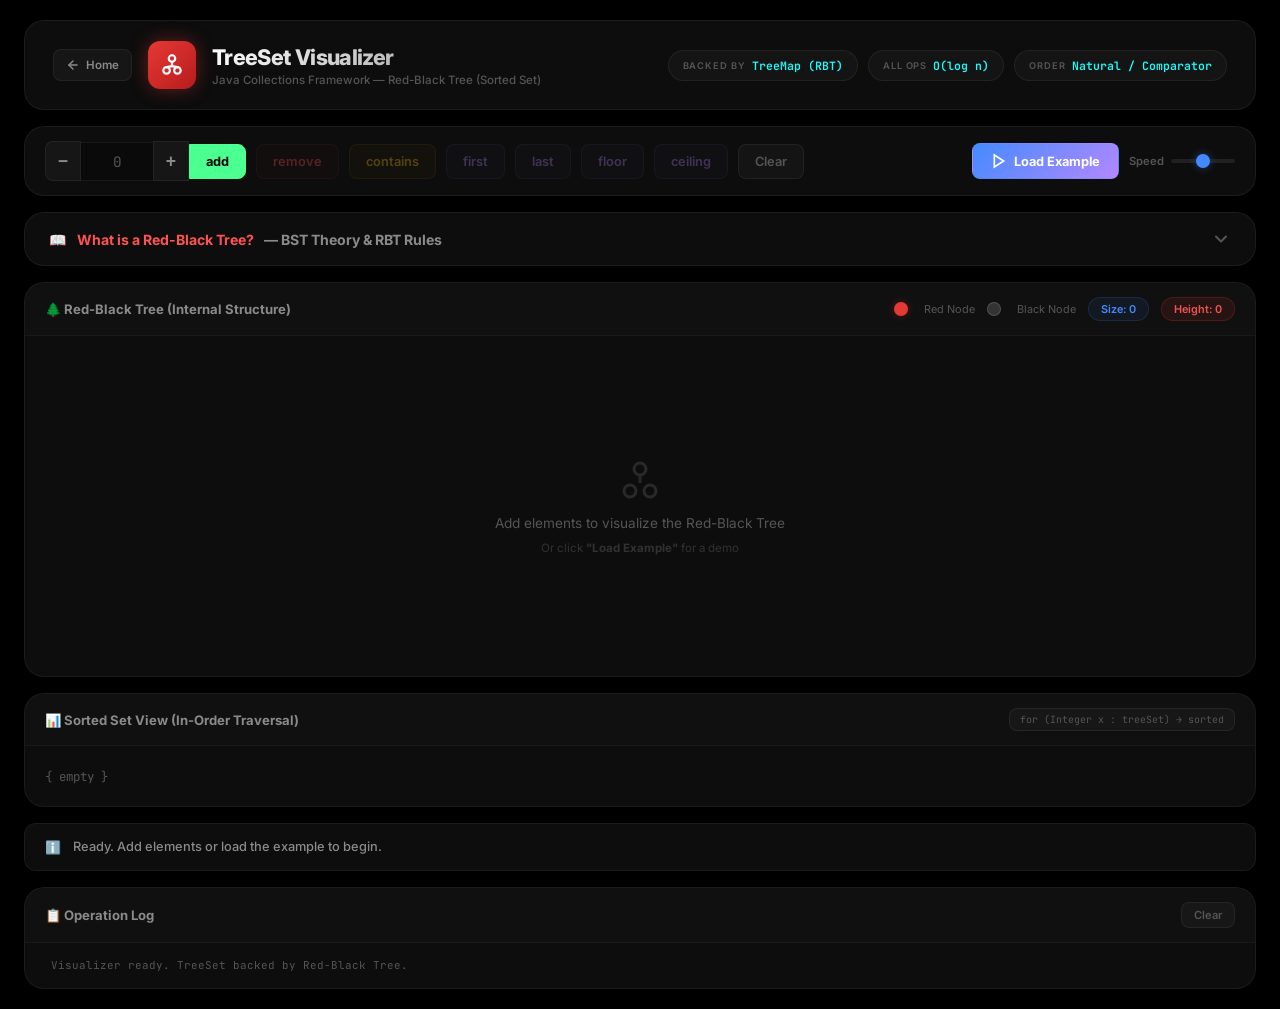
<file: TreeSet/index.html>
<!DOCTYPE html>
<html lang="en">
<head>
    <meta charset="UTF-8">
    <link rel="icon" type="image/svg+xml" href="data:image/svg+xml,%3Csvg xmlns='http://www.w3.org/2000/svg' viewBox='0 0 64 64'%3E%3Cdefs%3E%3ClinearGradient id='j' x1='0' y1='0' x2='0' y2='1'%3E%3Cstop offset='0' stop-color='%23f89820'/%3E%3Cstop offset='1' stop-color='%23e25303'/%3E%3C/linearGradient%3E%3C/defs%3E%3Cpath d='M24 4c0 0 -4 12 8 16s12 12 4 20' fill='none' stroke='url(%23j)' stroke-width='3' stroke-linecap='round'/%3E%3Cpath d='M32 4c0 0 -4 12 8 16s12 12 4 20' fill='none' stroke='url(%23j)' stroke-width='3' stroke-linecap='round'/%3E%3Cpath d='M12 30h34v8c0 14-34 14-34 0z' fill='url(%23j)'/%3E%3Cpath d='M46 33h6c6 0 6 10 0 10h-6' fill='none' stroke='url(%23j)' stroke-width='3'/%3E%3Cpath d='M8 52h48' stroke='url(%23j)' stroke-width='3' stroke-linecap='round'/%3E%3Cpath d='M14 56h36' stroke='url(%23j)' stroke-width='3' stroke-linecap='round'/%3E%3C/svg%3E">
    <meta name="viewport" content="width=device-width, initial-scale=1.0">
    <title>TreeSet Visualizer — Red-Black Tree</title>
    <meta name="description" content="Interactive Red-Black Tree visualizer for Java TreeSet. Animated insert, search, delete with rotations and recoloring.">
    <link href="https://fonts.googleapis.com/css2?family=Inter:wght@400;500;600;700;800;900&family=JetBrains+Mono:wght@400;500;600;700&display=swap" rel="stylesheet">
    <style>
:root{
    --bg-primary:#000;--bg-secondary:#0a0a0a;--bg-panel:#0d0d0d;
    --border:rgba(255,255,255,0.06);--border-subtle:rgba(255,255,255,0.04);--border-glow:rgba(255,255,255,0.12);
    --text-primary:#f0f0f0;--text-secondary:#8a8a8a;--text-muted:#555;
    --accent-green:#4cff91;--accent-green-bg:rgba(76,255,145,0.10);
    --accent-red:#ff5252;--accent-red-bg:rgba(255,82,82,0.08);
    --accent-blue:#448aff;--accent-blue-bg:rgba(68,138,255,0.08);
    --accent-amber:#ffc107;--accent-amber-bg:rgba(255,193,7,0.08);
    --accent-purple:#b388ff;--accent-purple-bg:rgba(179,136,255,0.08);
    --accent-cyan:#18ffff;
    --rbt-red:#e53935;--rbt-red-glow:0 0 18px rgba(229,57,53,0.4);
    --rbt-black:#333;--rbt-black-border:rgba(255,255,255,0.15);
    --radius-sm:8px;--radius-md:12px;--radius-lg:16px;--radius-xl:20px;--radius-full:999px;
    --shadow-md:0 4px 16px rgba(0,0,0,0.6);
    --font:'Inter',-apple-system,sans-serif;--font-mono:'JetBrains Mono','Fira Code',monospace;
    --transition:0.25s cubic-bezier(0.4,0,0.2,1);
}
*,*::before,*::after{box-sizing:border-box;margin:0;padding:0}
body{font-family:var(--font);background:var(--bg-primary);color:var(--text-primary);min-height:100vh;overflow-x:hidden;-webkit-font-smoothing:antialiased}
.app{max-width:1440px;margin:0 auto;padding:20px 24px;display:flex;flex-direction:column;gap:16px}

.header{display:flex;align-items:center;justify-content:space-between;padding:20px 28px;background:var(--bg-panel);border:1px solid var(--border);border-radius:var(--radius-xl);flex-wrap:wrap;gap:16px;backdrop-filter:blur(20px)}
.header-left{display:flex;align-items:center;gap:16px}
.logo-icon{width:48px;height:48px;border-radius:var(--radius-md);background:linear-gradient(135deg,var(--rbt-red),#b71c1c);display:flex;align-items:center;justify-content:center;color:#fff;box-shadow:var(--rbt-red-glow);transition:transform var(--transition)}
.logo-icon:hover{transform:scale(1.08) rotate(-3deg)}
.header h1{font-size:1.35rem;font-weight:800;letter-spacing:-0.03em;background:linear-gradient(135deg,#fff,#888);-webkit-background-clip:text;background-clip:text;-webkit-text-fill-color:transparent}
.subtitle{font-size:0.72rem;color:var(--text-muted);font-weight:500;margin-top:3px}
.header-right{display:flex;align-items:center;gap:10px;flex-wrap:wrap}
.formula-badge{display:flex;align-items:center;gap:6px;padding:7px 14px;background:rgba(255,255,255,0.03);border:1px solid var(--border);border-radius:var(--radius-full);font-size:0.72rem;transition:all var(--transition)}
.formula-badge:hover{background:rgba(255,255,255,0.06);border-color:var(--border-glow)}
.formula-label{color:var(--text-muted);font-weight:600;text-transform:uppercase;font-size:0.58rem;letter-spacing:0.1em}
.formula-badge code{font-family:var(--font-mono);color:var(--accent-cyan);font-weight:600;font-size:0.72rem}

.controls-bar{display:flex;align-items:center;justify-content:space-between;padding:14px 20px;background:var(--bg-panel);border:1px solid var(--border);border-radius:var(--radius-xl);gap:14px;flex-wrap:wrap;backdrop-filter:blur(20px)}
.controls-left,.controls-right{display:flex;align-items:center;gap:10px;flex-wrap:wrap}
.input-group{display:flex;align-items:center;gap:0}
.stepper-btn{width:36px;height:40px;display:flex;align-items:center;justify-content:center;background:rgba(255,255,255,0.04);border:1px solid var(--border);color:var(--text-secondary);cursor:pointer;transition:all var(--transition);font-size:1.1rem;font-weight:600;user-select:none}
.stepper-btn:first-child{border-radius:var(--radius-sm) 0 0 var(--radius-sm)}
.stepper-btn:hover{background:rgba(255,255,255,0.08);color:var(--text-primary)}
.stepper-btn:active{transform:scale(0.95)}
.input-group input{width:72px;padding:9px 8px;background:var(--bg-secondary);border:1px solid var(--border);border-left:none;border-right:none;color:var(--text-primary);font-family:var(--font-mono);font-size:0.9rem;font-weight:700;outline:none;text-align:center;transition:border-color var(--transition)}
.input-group input:focus{border-color:var(--accent-blue)}
.input-group input::placeholder{color:var(--text-muted);font-weight:400}
.input-group input::-webkit-outer-spin-button,.input-group input::-webkit-inner-spin-button{-webkit-appearance:none;margin:0}
.input-group input[type=number]{-moz-appearance:textfield;appearance:textfield}

.btn{display:inline-flex;align-items:center;gap:7px;padding:9px 16px;font-family:var(--font);font-size:0.8rem;font-weight:600;border:1px solid transparent;border-radius:var(--radius-sm);cursor:pointer;transition:all var(--transition);white-space:nowrap;position:relative;overflow:hidden}
.btn::after{content:'';position:absolute;inset:0;background:linear-gradient(180deg,rgba(255,255,255,0.06) 0%,transparent 100%);pointer-events:none;opacity:0;transition:opacity var(--transition)}
.btn:hover::after{opacity:1}
.btn:active{transform:scale(0.96)}
.btn:disabled{opacity:0.3;cursor:not-allowed;pointer-events:none}
.btn-add{background:var(--accent-green);color:#000;border-color:var(--accent-green);font-weight:700;border-radius:0 var(--radius-sm) var(--radius-sm) 0}
.btn-add:hover{box-shadow:0 0 24px rgba(76,255,145,0.25);filter:brightness(1.12)}
.btn-remove{background:var(--accent-red-bg);color:var(--accent-red);border:1px solid rgba(255,82,82,0.2)}
.btn-remove:hover{background:rgba(255,82,82,0.18);box-shadow:0 0 24px rgba(255,82,82,0.25)}
.btn-contains{background:var(--accent-amber-bg);color:var(--accent-amber);border:1px solid rgba(255,193,7,0.2)}
.btn-contains:hover{background:rgba(255,193,7,0.18);box-shadow:0 0 24px rgba(255,193,7,0.3)}
.btn-nav{background:var(--accent-purple-bg);color:var(--accent-purple);border:1px solid rgba(179,136,255,0.2)}
.btn-nav:hover{background:rgba(179,136,255,0.18);box-shadow:0 0 24px rgba(179,136,255,0.25)}
.btn-clear{background:rgba(255,255,255,0.03);color:var(--text-muted);border:1px solid var(--border)}
.btn-clear:hover{color:var(--text-secondary);background:rgba(255,255,255,0.06)}
.btn-sample{background:linear-gradient(135deg,var(--accent-blue),var(--accent-purple));color:white;padding:9px 18px;font-weight:700}
.btn-sample:hover{box-shadow:0 0 24px rgba(68,138,255,0.25);filter:brightness(1.15)}
.btn-clear-log{background:rgba(255,255,255,0.03);color:var(--text-muted);border:1px solid var(--border);padding:5px 12px;font-size:0.7rem}
.speed-control{display:flex;align-items:center;gap:7px}
.speed-control label{font-size:0.7rem;color:var(--text-muted);font-weight:600}
.speed-control input[type="range"]{width:64px;height:4px;-webkit-appearance:none;appearance:none;background:rgba(255,255,255,0.08);border-radius:2px;outline:none}
.speed-control input[type="range"]::-webkit-slider-thumb{-webkit-appearance:none;width:14px;height:14px;border-radius:50%;background:var(--accent-blue);cursor:pointer;box-shadow:0 0 8px rgba(68,138,255,0.4)}

.panel{background:var(--bg-panel);border:1px solid var(--border);border-radius:var(--radius-xl);overflow:hidden;backdrop-filter:blur(20px)}
.panel-header{display:flex;align-items:center;justify-content:space-between;padding:14px 20px;border-bottom:1px solid var(--border-subtle);background:rgba(255,255,255,0.01);flex-wrap:wrap;gap:8px}
.panel-header h2{font-size:0.82rem;font-weight:700;color:var(--text-secondary)}
.badge{font-size:0.68rem;font-weight:600;padding:4px 12px;border-radius:var(--radius-full);border:1px solid}
.badge-blue{background:var(--accent-blue-bg);color:var(--accent-blue);border-color:rgba(68,138,255,0.15)}
.badge-red{background:rgba(229,57,53,0.1);color:#ef5350;border-color:rgba(229,57,53,0.2)}
.legend{display:flex;align-items:center;gap:12px;font-size:0.68rem;color:var(--text-muted)}
.legend-dot{width:14px;height:14px;border-radius:50%;display:inline-block;vertical-align:middle;margin-right:4px}
.legend-dot.red{background:var(--rbt-red);box-shadow:0 0 8px rgba(229,57,53,0.3)}
.legend-dot.black{background:var(--rbt-black);border:1.5px solid var(--rbt-black-border)}

/* Tree View */
.tree-panel{min-height:380px}
.tree-container{position:relative;width:100%;min-height:340px;padding:24px;overflow:auto}
.tree-svg{position:absolute;top:24px;left:24px;width:calc(100% - 48px);height:calc(100% - 48px);pointer-events:none;overflow:visible}
.tree-svg path{fill:none;stroke:rgba(255,255,255,0.10);stroke-width:2;transition:all 0.4s ease}
.tree-svg path.hl{stroke:var(--accent-amber);stroke-width:2.5;filter:drop-shadow(0 0 6px rgba(255,193,7,0.5))}
.tree-nodes{position:relative;width:100%;height:100%}
.tree-node{position:absolute;display:flex;flex-direction:column;align-items:center;gap:3px;transition:all 0.5s cubic-bezier(0.34,1.56,0.64,1);z-index:2}
.node-circle{width:44px;height:44px;border-radius:50%;display:flex;align-items:center;justify-content:center;font-family:var(--font-mono);font-size:0.88rem;font-weight:700;transition:all 0.3s ease;cursor:default}
.node-circle.rb-red{background:var(--rbt-red);color:#fff;border:2.5px solid rgba(229,57,53,0.5);box-shadow:var(--rbt-red-glow)}
.node-circle.rb-black{background:var(--rbt-black);color:#eee;border:2.5px solid var(--rbt-black-border);box-shadow:var(--shadow-md)}
.node-circle.hl-search{animation:searchPulse .6s ease infinite;box-shadow:0 0 24px rgba(255,193,7,0.5)!important;border-color:var(--accent-amber)!important}
.node-circle.hl-found{animation:foundPop .4s ease;box-shadow:0 0 28px rgba(76,255,145,0.5)!important;border-color:var(--accent-green)!important}
.node-circle.hl-insert{animation:popIn .4s cubic-bezier(0.34,1.56,0.64,1);box-shadow:0 0 24px rgba(76,255,145,0.4)!important;border-color:var(--accent-green)!important}
.node-circle.hl-remove{box-shadow:0 0 24px rgba(255,82,82,0.5)!important;border-color:var(--accent-red)!important;opacity:0.6}
@keyframes searchPulse{0%,100%{transform:scale(1)}50%{transform:scale(1.12)}}
@keyframes foundPop{0%{transform:scale(0.8)}50%{transform:scale(1.15)}100%{transform:scale(1)}}
@keyframes popIn{0%{transform:scale(0);opacity:0}60%{transform:scale(1.2)}100%{transform:scale(1);opacity:1}}
.empty-state{position:absolute;inset:0;display:flex;flex-direction:column;align-items:center;justify-content:center;gap:10px;color:var(--text-muted);font-size:0.85rem}
.empty-state .hint{font-size:0.72rem;opacity:0.5}
.empty-state.hidden{display:none}

/* Sorted Set View */
.sorted-container{padding:14px 20px;display:flex;align-items:center;gap:4px;overflow-x:auto;min-height:60px;flex-wrap:wrap}
.sorted-cell{padding:6px 14px;border-radius:var(--radius-sm);font-family:var(--font-mono);font-size:0.82rem;font-weight:700;border:1.5px solid rgba(255,255,255,0.08);background:rgba(255,255,255,0.02);color:var(--text-primary);transition:all 0.3s ease}
.sorted-cell.hl{border-color:var(--accent-green);background:var(--accent-green-bg);color:var(--accent-green)}
.sorted-arrow{color:var(--text-muted);font-size:0.7rem;opacity:0.4}

.info-bar{display:flex;align-items:center;gap:12px;padding:12px 20px;background:var(--bg-panel);border:1px solid var(--border);border-radius:var(--radius-md);font-size:0.8rem;color:var(--text-secondary);min-height:48px;transition:all 0.3s ease;backdrop-filter:blur(20px)}
.info-bar.action-add{border-color:rgba(76,255,145,0.2);background:rgba(76,255,145,0.03)}
.info-bar.action-remove{border-color:rgba(255,82,82,0.2);background:rgba(255,82,82,0.03)}
.info-bar.action-search{border-color:rgba(255,193,7,0.2);background:rgba(255,193,7,0.03)}
.info-bar.action-nav{border-color:rgba(179,136,255,0.2);background:rgba(179,136,255,0.03)}
.info-text{font-weight:500;line-height:1.5}
.info-text strong{color:var(--text-primary);font-weight:700}

.log-panel{max-height:220px}
.log-container{padding:10px 16px;max-height:160px;overflow-y:auto;display:flex;flex-direction:column;gap:3px}
.log-container::-webkit-scrollbar{width:3px}
.log-container::-webkit-scrollbar-track{background:transparent}
.log-container::-webkit-scrollbar-thumb{background:rgba(255,255,255,0.08);border-radius:2px}
.log-entry{font-family:var(--font-mono);font-size:0.68rem;padding:4px 10px;border-radius:var(--radius-sm);line-height:1.6}
.log-entry.log-add{color:var(--accent-green);background:var(--accent-green-bg)}
.log-entry.log-remove{color:var(--accent-red);background:var(--accent-red-bg)}
.log-entry.log-search{color:var(--accent-amber);background:var(--accent-amber-bg)}
.log-entry.log-nav{color:var(--accent-purple);background:var(--accent-purple-bg)}
.log-entry.log-info{color:var(--text-muted)}

/* ===== Theory Section ===== */
.theory-section{background:var(--bg-panel);border:1px solid var(--border);border-radius:var(--radius-xl);overflow:hidden;backdrop-filter:blur(20px)}
.theory-toggle{width:100%;display:flex;align-items:center;justify-content:space-between;padding:16px 24px;cursor:pointer;background:none;border:none;color:var(--text-primary);font-family:var(--font);transition:background var(--transition)}
.theory-toggle:hover{background:rgba(255,255,255,0.02)}
.theory-toggle h2{font-size:0.88rem;font-weight:700;display:flex;align-items:center;gap:10px;color:var(--text-secondary)}
.theory-toggle h2 .accent{color:var(--accent-red)}
.toggle-chevron{width:20px;height:20px;color:var(--text-muted);transition:transform 0.3s ease}
.theory-section.open .toggle-chevron{transform:rotate(180deg)}
.theory-body{max-height:0;overflow:hidden;transition:max-height 0.5s cubic-bezier(0.4,0,0.2,1)}
.theory-section.open .theory-body{max-height:3500px}
.theory-inner{padding:0 24px 24px;display:flex;flex-direction:column;gap:20px}
.theory-grid{display:grid;grid-template-columns:1fr 1fr;gap:16px}
@media(max-width:800px){.theory-grid{grid-template-columns:1fr}}
.theory-card{background:rgba(255,255,255,0.02);border:1px solid var(--border);border-radius:var(--radius-lg);padding:20px;transition:border-color var(--transition)}
.theory-card:hover{border-color:var(--border-glow)}
.theory-card h3{font-size:0.82rem;font-weight:700;margin-bottom:10px;display:flex;align-items:center;gap:8px}
.theory-card h3 .icon{width:28px;height:28px;border-radius:var(--radius-sm);display:flex;align-items:center;justify-content:center;font-size:0.85rem;flex-shrink:0}
.theory-card p,.theory-card li{font-size:0.76rem;color:var(--text-secondary);line-height:1.7}
.theory-card ul{padding-left:16px;display:flex;flex-direction:column;gap:4px}
.theory-card code{font-family:var(--font-mono);font-size:0.72rem;color:var(--accent-cyan);background:rgba(24,255,255,0.06);padding:1px 6px;border-radius:4px}
.theory-card .rule{display:flex;gap:8px;align-items:flex-start;padding:6px 0;border-bottom:1px solid var(--border-subtle)}
.theory-card .rule:last-child{border-bottom:none}
.theory-card .rule-num{width:22px;height:22px;border-radius:50%;display:flex;align-items:center;justify-content:center;font-size:0.62rem;font-weight:800;flex-shrink:0;font-family:var(--font-mono)}
.theory-card .rule-text{font-size:0.74rem;color:var(--text-secondary);line-height:1.5}
.rule-num.rn-red{background:var(--accent-red-bg);color:var(--accent-red);border:1px solid rgba(255,82,82,0.2)}
.rule-num.rn-black{background:rgba(255,255,255,0.06);color:var(--text-primary);border:1px solid var(--border)}
.theory-full{grid-column:1/-1}
.complexity-table{width:100%;border-collapse:collapse;margin-top:8px}
.complexity-table th,.complexity-table td{padding:8px 12px;font-size:0.72rem;text-align:left;border-bottom:1px solid var(--border-subtle)}
.complexity-table th{color:var(--text-muted);font-weight:600;text-transform:uppercase;font-size:0.62rem;letter-spacing:0.08em}
.complexity-table td{font-family:var(--font-mono);color:var(--text-primary);font-weight:600}
.complexity-table td:first-child{font-family:var(--font);color:var(--text-secondary)}
.complexity-table .good{color:var(--accent-green)}
.complexity-table .warn{color:var(--accent-amber)}
.complexity-table .bad{color:var(--accent-red)}
.rotation-demo{display:flex;gap:12px;margin-top:10px;flex-wrap:wrap}
.rotation-box{flex:1;min-width:140px;padding:12px;background:rgba(255,255,255,0.02);border:1px solid var(--border);border-radius:var(--radius-md);text-align:center}
.rotation-box .label{font-size:0.68rem;font-weight:700;color:var(--accent-amber);margin-bottom:6px;font-family:var(--font-mono)}
.rotation-box .diagram{font-family:var(--font-mono);font-size:0.68rem;color:var(--text-secondary);line-height:1.5;white-space:pre}

@media(max-width:900px){.header,.controls-bar{flex-direction:column;align-items:flex-start}.controls-left,.controls-right{width:100%}}
@media(max-width:600px){.app{padding:12px 14px;gap:12px}.formula-badge{display:none}.node-circle{width:36px;height:36px;font-size:0.75rem}}
.home-link{display:inline-flex;align-items:center;gap:6px;padding:8px 12px;background:rgba(255,255,255,0.04);border:1px solid var(--border);border-radius:var(--radius-sm);color:var(--text-secondary);font-size:0.72rem;font-weight:600;text-decoration:none;transition:all var(--transition)}
.home-link:hover{background:rgba(255,255,255,0.08);color:var(--text-primary);border-color:var(--border-glow)}
    </style>
</head>
<body>
<div class="app">
    <header class="header">
        <div class="header-left">
            <a href="../index.html" class="home-link" aria-label="Back to Home" title="Back to Home">
                <svg width="14" height="14" viewBox="0 0 24 24" fill="none" stroke="currentColor" stroke-width="2.5" stroke-linecap="round" stroke-linejoin="round"><path d="M19 12H5"/><path d="m12 19-7-7 7-7"/></svg>
                Home
            </a>
            <div class="logo-icon">
                <svg width="26" height="26" viewBox="0 0 24 24" fill="none" stroke="currentColor" stroke-width="2" stroke-linecap="round" stroke-linejoin="round">
                    <circle cx="12" cy="6" r="3"/><line x1="12" y1="9" x2="12" y2="13"/>
                    <circle cx="7" cy="17" r="3"/><circle cx="17" cy="17" r="3"/>
                    <line x1="12" y1="13" x2="7" y2="14"/><line x1="12" y1="13" x2="17" y2="14"/>
                </svg>
            </div>
            <div>
                <h1>TreeSet Visualizer</h1>
                <p class="subtitle">Java Collections Framework — Red-Black Tree (Sorted Set)</p>
            </div>
        </div>
        <div class="header-right">
            <div class="formula-badge"><span class="formula-label">Backed by</span><code>TreeMap (RBT)</code></div>
            <div class="formula-badge"><span class="formula-label">All ops</span><code>O(log n)</code></div>
            <div class="formula-badge"><span class="formula-label">Order</span><code>Natural / Comparator</code></div>
        </div>
    </header>

    <div class="controls-bar">
        <div class="controls-left">
            <div class="input-group">
                <button class="stepper-btn" id="decBtn" type="button">−</button>
                <input type="number" id="valueInput" placeholder="0" min="-999" max="999">
                <button class="stepper-btn" id="incBtn" type="button" style="border-radius:0">+</button>
                <button id="addBtn" class="btn btn-add">add</button>
            </div>
            <button id="removeBtn" class="btn btn-remove">remove</button>
            <button id="containsBtn" class="btn btn-contains">contains</button>
            <button id="firstBtn" class="btn btn-nav">first</button>
            <button id="lastBtn" class="btn btn-nav">last</button>
            <button id="floorBtn" class="btn btn-nav">floor</button>
            <button id="ceilingBtn" class="btn btn-nav">ceiling</button>
            <button id="clearBtn" class="btn btn-clear">Clear</button>
        </div>
        <div class="controls-right">
            <button id="sampleBtn" class="btn btn-sample">
                <svg width="16" height="16" viewBox="0 0 24 24" fill="none" stroke="currentColor" stroke-width="2.5"><polygon points="5 3 19 12 5 21 5 3"/></svg>
                Load Example
            </button>
            <div class="speed-control">
                <label>Speed</label>
                <input type="range" id="speedSlider" min="1" max="5" value="3" step="1">
            </div>
        </div>
    </div>

    <!-- Theory Section -->
    <div class="theory-section" id="theorySection">
        <button class="theory-toggle" id="theoryToggle" type="button">
            <h2>📖 <span class="accent">What is a Red-Black Tree?</span> — BST Theory & RBT Rules</h2>
            <svg class="toggle-chevron" viewBox="0 0 24 24" fill="none" stroke="currentColor" stroke-width="2.5" stroke-linecap="round" stroke-linejoin="round"><polyline points="6 9 12 15 18 9"/></svg>
        </button>
        <div class="theory-body">
            <div class="theory-inner">
                <div class="theory-grid">
                    <!-- BST Fundamentals -->
                    <div class="theory-card">
                        <h3><span class="icon" style="background:var(--accent-green-bg);color:var(--accent-green)">🌲</span> Binary Search Tree (BST)</h3>
                        <p style="margin-bottom:10px">A <strong style="color:var(--text-primary)">Binary Search Tree</strong> is a node-based data structure where each node has at most two children. It enforces a strict ordering:</p>
                        <ul>
                            <li><strong style="color:var(--text-primary)">Left subtree</strong> — all values are <code>< parent</code></li>
                            <li><strong style="color:var(--text-primary)">Right subtree</strong> — all values are <code>> parent</code></li>
                            <li><strong style="color:var(--text-primary)">In-order traversal</strong> always produces <code>sorted output</code></li>
                            <li>Search, insert, delete are <code>O(h)</code> where <strong style="color:var(--text-primary)">h = height</strong></li>
                        </ul>
                        <p style="margin-top:10px">⚠️ Problem: A plain BST can become <strong style="color:var(--accent-red)">degenerate</strong> (essentially a linked list) with sorted input, making all ops <code>O(n)</code> worst case!</p>
                    </div>

                    <!-- Red-Black Tree -->
                    <div class="theory-card">
                        <h3><span class="icon" style="background:rgba(229,57,53,0.1);color:#ef5350">🔴</span> Red-Black Tree — Self-Balancing BST</h3>
                        <p style="margin-bottom:10px">A <strong style="color:var(--text-primary)">Red-Black Tree</strong> is a BST with an extra <strong style="color:var(--accent-red)">color bit</strong> per node (Red or Black) and specific rules that keep the tree approximately balanced, guaranteeing <code>O(log n)</code> for all operations.</p>
                        <p style="margin-bottom:8px">Java's <code>TreeSet</code> and <code>TreeMap</code> are backed by a Red-Black Tree internally. It was invented by <strong style="color:var(--text-primary)">Rudolf Bayer</strong> (1972) and refined by <strong style="color:var(--text-primary)">Leonidas Guibas & Robert Sedgewick</strong> (1978).</p>
                        <p>Unlike AVL trees, RBTs allow slightly less perfect balance in exchange for <strong style="color:var(--accent-green)">fewer rotations during insertions & deletions</strong>, making them ideal for write-heavy workloads.</p>
                    </div>

                    <!-- The 5 Rules -->
                    <div class="theory-card theory-full">
                        <h3><span class="icon" style="background:var(--accent-amber-bg);color:var(--accent-amber)">📜</span> The 5 Red-Black Tree Rules (Invariants)</h3>
                        <div class="rule">
                            <span class="rule-num rn-red">1</span>
                            <span class="rule-text">Every node is either <strong style="color:var(--accent-red)">RED</strong> or <strong style="color:var(--text-primary)">BLACK</strong>.</span>
                        </div>
                        <div class="rule">
                            <span class="rule-num rn-black">2</span>
                            <span class="rule-text">The <strong style="color:var(--text-primary)">root</strong> is always <strong style="color:var(--text-primary)">BLACK</strong>. After every insert fix-up, we ensure <code>root.color = BLACK</code>.</span>
                        </div>
                        <div class="rule">
                            <span class="rule-num rn-red">3</span>
                            <span class="rule-text">Every leaf (<code>null</code> / NIL) is considered <strong style="color:var(--text-primary)">BLACK</strong>. These are implicit sentinel nodes.</span>
                        </div>
                        <div class="rule">
                            <span class="rule-num rn-red">4</span>
                            <span class="rule-text"><strong style="color:var(--accent-red)">No two consecutive RED nodes</strong> — if a node is RED, both its children must be BLACK. (No red-red parent-child pair)</span>
                        </div>
                        <div class="rule">
                            <span class="rule-num rn-black">5</span>
                            <span class="rule-text">Every path from a node to any of its descendant <code>null</code> leaves contains the <strong style="color:var(--text-primary)">same number of BLACK nodes</strong> (called <em>"black-height"</em>). This is the key balancing property!</span>
                        </div>
                    </div>

                    <!-- Rotations -->
                    <div class="theory-card">
                        <h3><span class="icon" style="background:var(--accent-blue-bg);color:var(--accent-blue)">🔄</span> Rotations — The Balancing Tool</h3>
                        <p style="margin-bottom:8px">When an insertion or deletion violates the RBT rules, the tree <strong style="color:var(--text-primary)">self-corrects</strong> using <strong style="color:var(--accent-amber)">rotations</strong> and <strong style="color:var(--accent-amber)">recoloring</strong>.</p>
                        <div class="rotation-demo">
                            <div class="rotation-box">
                                <div class="label">Left Rotation</div>
                                <div class="diagram">  x            y
   \    →    /
    y       x</div>
                                <p style="font-size:0.64rem;color:var(--text-muted);margin-top:6px">x goes down-left, y goes up</p>
                            </div>
                            <div class="rotation-box">
                                <div class="label">Right Rotation</div>
                                <div class="diagram">    y        x
   /    →    \
  x            y</div>
                                <p style="font-size:0.64rem;color:var(--text-muted);margin-top:6px">y goes down-right, x goes up</p>
                            </div>
                        </div>
                        <p style="margin-top:10px">At most <code>2 rotations</code> for insert, <code>3 rotations</code> for delete. Recoloring may propagate up the tree.</p>
                    </div>

                    <!-- Complexity Comparison -->
                    <div class="theory-card">
                        <h3><span class="icon" style="background:var(--accent-purple-bg);color:var(--accent-purple)">⚡</span> Time Complexity Comparison</h3>
                        <table class="complexity-table">
                            <thead>
                                <tr><th>Operation</th><th>BST (avg)</th><th>BST (worst)</th><th>Red-Black Tree</th></tr>
                            </thead>
                            <tbody>
                                <tr><td>Search</td><td class="good">O(log n)</td><td class="bad">O(n)</td><td class="good">O(log n)</td></tr>
                                <tr><td>Insert</td><td class="good">O(log n)</td><td class="bad">O(n)</td><td class="good">O(log n)</td></tr>
                                <tr><td>Delete</td><td class="good">O(log n)</td><td class="bad">O(n)</td><td class="good">O(log n)</td></tr>
                                <tr><td>first() / last()</td><td class="good">O(log n)</td><td class="bad">O(n)</td><td class="good">O(log n)</td></tr>
                                <tr><td>floor() / ceiling()</td><td class="good">O(log n)</td><td class="bad">O(n)</td><td class="good">O(log n)</td></tr>
                                <tr><td>In-order traversal</td><td class="warn">O(n)</td><td class="warn">O(n)</td><td class="warn">O(n)</td></tr>
                            </tbody>
                        </table>
                    </div>

                    <!-- Java TreeSet Internals -->
                    <div class="theory-card theory-full">
                        <h3><span class="icon" style="background:rgba(255,145,0,0.1);color:#ff9100">☕</span> Java TreeSet Internals</h3>
                        <p style="margin-bottom:8px">In Java, <code>TreeSet</code> is a wrapper around <code>TreeMap</code>. Each element is stored as a <strong style="color:var(--text-primary)">key</strong> in the internal <code>TreeMap</code> with a dummy value (<code>PRESENT</code>).</p>
                        <ul>
                            <li>Implements <code>NavigableSet</code> → <code>SortedSet</code> → <code>Set</code></li>
                            <li>Elements must be <code>Comparable</code> or a <code>Comparator</code> must be provided</li>
                            <li><strong style="color:var(--accent-red)">Rejects duplicates</strong> — <code>add()</code> returns <code>false</code> if element already exists</li>
                            <li><strong style="color:var(--accent-red)">Does NOT allow null</strong> (throws <code>NullPointerException</code>)</li>
                            <li><strong style="color:var(--accent-red)">Not thread-safe</strong> — use <code>Collections.synchronizedSortedSet()</code> or <code>ConcurrentSkipListSet</code></li>
                            <li>Unlike <code>HashSet</code> (O(1) ops, unordered), TreeSet guarantees <strong style="color:var(--accent-green)">sorted order</strong> at the cost of <code>O(log n)</code> per operation</li>
                        </ul>
                    </div>
                </div>
            </div>
        </div>
    </div>

    <!-- Tree View -->
    <div class="panel tree-panel">
        <div class="panel-header">
            <h2>🌲 Red-Black Tree (Internal Structure)</h2>
            <div style="display:flex;gap:12px;align-items:center;flex-wrap:wrap">
                <div class="legend"><span class="legend-dot red"></span>Red Node <span class="legend-dot black"></span>Black Node</div>
                <span class="badge badge-blue" id="sizeLabel">Size: 0</span>
                <span class="badge badge-red" id="heightLabel">Height: 0</span>
            </div>
        </div>
        <div class="tree-container" id="treeContainer">
            <svg id="treeSvg" class="tree-svg"></svg>
            <div id="treeNodes" class="tree-nodes"></div>
            <div class="empty-state" id="emptyState">
                <svg width="48" height="48" viewBox="0 0 24 24" fill="none" stroke="currentColor" stroke-width="1.5" opacity="0.4">
                    <circle cx="12" cy="6" r="3"/><line x1="12" y1="9" x2="12" y2="13"/>
                    <circle cx="7" cy="17" r="3"/><circle cx="17" cy="17" r="3"/>
                </svg>
                <p>Add elements to visualize the Red-Black Tree</p>
                <p class="hint">Or click <strong>"Load Example"</strong> for a demo</p>
            </div>
        </div>
    </div>

    <!-- Sorted View -->
    <div class="panel">
        <div class="panel-header">
            <h2>📊 Sorted Set View (In-Order Traversal)</h2>
            <code style="font-family:var(--font-mono);font-size:0.62rem;color:var(--text-muted);padding:4px 10px;background:rgba(255,255,255,0.03);border-radius:var(--radius-sm);border:1px solid var(--border)">for (Integer x : treeSet) → sorted</code>
        </div>
        <div class="sorted-container" id="sortedContainer">
            <span style="color:var(--text-muted);font-family:var(--font-mono);font-size:0.78rem">{ empty }</span>
        </div>
    </div>

    <div class="info-bar" id="infoBar">
        <div>ℹ️</div>
        <div class="info-text" id="infoText">Ready. Add elements or load the example to begin.</div>
    </div>

    <div class="panel log-panel">
        <div class="panel-header">
            <h2>📋 Operation Log</h2>
            <button id="clearLogBtn" class="btn btn-clear-log">Clear</button>
        </div>
        <div class="log-container" id="logContainer">
            <div class="log-entry log-info">Visualizer ready. TreeSet backed by Red-Black Tree.</div>
        </div>
    </div>
</div>

<script>
/* ===== Red-Black Tree ===== */
const RED = true, BLACK = false;
class RBNode {
    constructor(val, color = RED) { this.val = val; this.color = color; this.left = null; this.right = null; this.parent = null; }
}

class RedBlackTree {
    constructor() { this.root = null; this._size = 0; }
    get size() { return this._size; }
    get isEmpty() { return this._size === 0; }

    _isRed(n) { return n !== null && n.color === RED; }
    _rotateLeft(x) {
        const y = x.right; x.right = y.left;
        if (y.left) y.left.parent = x;
        y.parent = x.parent;
        if (!x.parent) this.root = y;
        else if (x === x.parent.left) x.parent.left = y;
        else x.parent.right = y;
        y.left = x; x.parent = y;
    }
    _rotateRight(x) {
        const y = x.left; x.left = y.right;
        if (y.right) y.right.parent = x;
        y.parent = x.parent;
        if (!x.parent) this.root = y;
        else if (x === x.parent.right) x.parent.right = y;
        else x.parent.left = y;
        y.right = x; x.parent = y;
    }

    insert(val) {
        const path = [];
        const fixes = [];
        // BST insert
        const n = new RBNode(val, RED);
        if (!this.root) { this.root = n; n.color = BLACK; this._size++; fixes.push({ type: 'insert', node: val, msg: `Inserted ${val} as root (colored BLACK)` }); return { path: [val], fixes, duplicate: false }; }
        let cur = this.root, par = null;
        while (cur) {
            path.push(cur.val);
            par = cur;
            if (val < cur.val) cur = cur.left;
            else if (val > cur.val) cur = cur.right;
            else return { path, fixes: [{ type: 'duplicate', node: val, msg: `${val} already exists — TreeSet rejects duplicates` }], duplicate: true };
        }
        n.parent = par;
        if (val < par.val) par.left = n; else par.right = n;
        this._size++;
        fixes.push({ type: 'insert', node: val, msg: `Inserted ${val} as RED node (child of ${par.val})` });
        // Fix violations
        this._fixInsert(n, fixes);
        return { path, fixes, duplicate: false };
    }

    _fixInsert(z, fixes) {
        while (z.parent && z.parent.color === RED) {
            const gp = z.parent.parent;
            if (!gp) break;
            if (z.parent === gp.left) {
                const uncle = gp.right;
                if (this._isRed(uncle)) {
                    z.parent.color = BLACK; uncle.color = BLACK; gp.color = RED;
                    fixes.push({ type: 'recolor', msg: `Recolor: ${z.parent.val}→B, uncle ${uncle.val}→B, grandparent ${gp.val}→R` });
                    z = gp;
                } else {
                    if (z === z.parent.right) { z = z.parent; this._rotateLeft(z); fixes.push({ type: 'rotate', msg: `Left-rotate at ${z.val}` }); }
                    z.parent.color = BLACK; gp.color = RED; this._rotateRight(gp);
                    fixes.push({ type: 'rotate', msg: `Right-rotate at ${gp.val}, recolor` });
                }
            } else {
                const uncle = gp.left;
                if (this._isRed(uncle)) {
                    z.parent.color = BLACK; uncle.color = BLACK; gp.color = RED;
                    fixes.push({ type: 'recolor', msg: `Recolor: ${z.parent.val}→B, uncle ${uncle.val}→B, grandparent ${gp.val}→R` });
                    z = gp;
                } else {
                    if (z === z.parent.left) { z = z.parent; this._rotateRight(z); fixes.push({ type: 'rotate', msg: `Right-rotate at ${z.val}` }); }
                    z.parent.color = BLACK; gp.color = RED; this._rotateLeft(gp);
                    fixes.push({ type: 'rotate', msg: `Left-rotate at ${gp.val}, recolor` });
                }
            }
        }
        this.root.color = BLACK;
    }

    _transplant(u, v) { if (!u.parent) this.root = v; else if (u === u.parent.left) u.parent.left = v; else u.parent.right = v; if (v) v.parent = u.parent; }
    _minimum(n) { while (n.left) n = n.left; return n; }
    _maximum(n) { while (n.right) n = n.right; return n; }

    remove(val) {
        const path = [];
        let z = this.root;
        while (z) { path.push(z.val); if (val < z.val) z = z.left; else if (val > z.val) z = z.right; else break; }
        if (!z) return { path, found: false, msg: `${val} not found in TreeSet` };
        const fixes = [{ type: 'remove', node: val, msg: `Removing ${val} from tree` }];
        let y = z, yOrigColor = y.color, x;
        if (!z.left) { x = z.right; this._transplant(z, z.right); }
        else if (!z.right) { x = z.left; this._transplant(z, z.left); }
        else {
            y = this._minimum(z.right); yOrigColor = y.color; x = y.right;
            if (y.parent === z) { if (x) x.parent = y; }
            else { this._transplant(y, y.right); y.right = z.right; if (y.right) y.right.parent = y; }
            this._transplant(z, y); y.left = z.left; if (y.left) y.left.parent = y; y.color = z.color;
            fixes.push({ type: 'replace', msg: `Replaced ${val} with successor ${y.val}` });
        }
        this._size--;
        if (yOrigColor === BLACK && x) this._fixDelete(x, fixes);
        if (this.root) this.root.color = BLACK;
        return { path, found: true, fixes, msg: `Removed ${val}. Size = ${this._size}` };
    }

    _fixDelete(x, fixes) {
        while (x !== this.root && x && x.color === BLACK) {
            if (x === x.parent?.left) {
                let w = x.parent.right;
                if (!w) break;
                if (this._isRed(w)) { w.color = BLACK; x.parent.color = RED; this._rotateLeft(x.parent); w = x.parent.right; fixes.push({ type: 'rotate', msg: 'Delete fix: rotate + recolor' }); }
                if (w && !this._isRed(w.left) && !this._isRed(w.right)) { w.color = RED; x = x.parent; }
                else { if (w && !this._isRed(w.right)) { if (w.left) w.left.color = BLACK; w.color = RED; this._rotateRight(w); w = x.parent.right; } if (w) { w.color = x.parent.color; x.parent.color = BLACK; if (w.right) w.right.color = BLACK; this._rotateLeft(x.parent); } x = this.root; }
            } else {
                let w = x.parent?.left;
                if (!w) break;
                if (this._isRed(w)) { w.color = BLACK; x.parent.color = RED; this._rotateRight(x.parent); w = x.parent.left; fixes.push({ type: 'rotate', msg: 'Delete fix: rotate + recolor' }); }
                if (w && !this._isRed(w.right) && !this._isRed(w.left)) { w.color = RED; x = x.parent; }
                else { if (w && !this._isRed(w.left)) { if (w.right) w.right.color = BLACK; w.color = RED; this._rotateLeft(w); w = x.parent.left; } if (w) { w.color = x.parent.color; x.parent.color = BLACK; if (w.left) w.left.color = BLACK; this._rotateRight(x.parent); } x = this.root; }
            }
        }
        if (x) x.color = BLACK;
    }

    contains(val) { const path = []; let n = this.root; while (n) { path.push(n.val); if (val < n.val) n = n.left; else if (val > n.val) n = n.right; else return { found: true, path }; } return { found: false, path }; }
    first() { if (!this.root) return null; return this._minimum(this.root).val; }
    last() { if (!this.root) return null; return this._maximum(this.root).val; }
    floor(val) { let res = null, n = this.root; while (n) { if (val === n.val) return n.val; if (val < n.val) n = n.left; else { res = n.val; n = n.right; } } return res; }
    ceiling(val) { let res = null, n = this.root; while (n) { if (val === n.val) return n.val; if (val > n.val) n = n.right; else { res = n.val; n = n.left; } } return res; }
    height(n = this.root) { if (!n) return 0; return 1 + Math.max(this.height(n.left), this.height(n.right)); }
    inOrder(n = this.root, arr = []) { if (!n) return arr; this.inOrder(n.left, arr); arr.push(n.val); this.inOrder(n.right, arr); return arr; }
    clear() { this.root = null; this._size = 0; }
}

/* ===== Visualizer ===== */
(function() {
    'use strict';
    const $ = id => document.getElementById(id);
    const decBtn=$('decBtn'),incBtn=$('incBtn'),valueInput=$('valueInput');
    const addBtn=$('addBtn'),removeBtn=$('removeBtn'),containsBtn=$('containsBtn');
    const firstBtn=$('firstBtn'),lastBtn=$('lastBtn'),floorBtn=$('floorBtn'),ceilingBtn=$('ceilingBtn');
    const clearBtn=$('clearBtn'),sampleBtn=$('sampleBtn'),clearLogBtn=$('clearLogBtn'),speedSlider=$('speedSlider');
    const treeContainer=$('treeContainer'),treeSvg=$('treeSvg'),treeNodes=$('treeNodes'),emptyState=$('emptyState');
    const sortedContainer=$('sortedContainer'),infoBar=$('infoBar'),infoText=$('infoText');
    const logContainer=$('logContainer'),sizeLabel=$('sizeLabel'),heightLabel=$('heightLabel');
    const allBtns=[addBtn,removeBtn,containsBtn,firstBtn,lastBtn,floorBtn,ceilingBtn,clearBtn,sampleBtn];

    let tree = new RedBlackTree();
    let animating = false;

    function getDelay(){const s=[1200,800,550,350,200];return s[parseInt(speedSlider.value)-1]||550}
    function setAnimating(v){animating=v;allBtns.forEach(b=>b.disabled=v);updateBtns()}
    function updateBtns(){[removeBtn,containsBtn,firstBtn,lastBtn,floorBtn,ceilingBtn].forEach(b=>b.disabled=animating||tree.isEmpty)}

    function logMsg(msg,type='info'){const e=document.createElement('div');e.className=`log-entry log-${type}`;const t=new Date().toLocaleTimeString('en-US',{hour12:false,hour:'2-digit',minute:'2-digit',second:'2-digit'});e.textContent=`[${t}] ${msg}`;logContainer.appendChild(e);logContainer.scrollTop=logContainer.scrollHeight}
    function setInfo(msg,cls=''){infoText.innerHTML=msg;infoBar.className='info-bar'+(cls?` action-${cls}`:'')}
    function sleep(ms){return new Promise(r=>setTimeout(r,ms))}

    /* ===== Tree Layout ===== */
    function layoutTree(node, depth, left, right, positions) {
        if (!node) return;
        const x = (left + right) / 2;
        const y = 36 + depth * 80;
        positions.push({ x, y, val: node.val, color: node.color });
        layoutTree(node.left, depth + 1, left, x, positions);
        layoutTree(node.right, depth + 1, x, right, positions);
    }

    function getPositions() {
        const positions = [];
        const w = treeContainer.clientWidth - 48;
        layoutTree(tree.root, 0, 0, w, positions);
        return positions;
    }

    /* Build parent→child map for edges */
    function getEdges(node, positions) {
        const edges = [];
        function walk(n) {
            if (!n) return;
            const pPos = positions.find(p => p.val === n.val);
            if (n.left) { const cPos = positions.find(p => p.val === n.left.val); if (pPos && cPos) edges.push([pPos, cPos]); walk(n.left); }
            if (n.right) { const cPos = positions.find(p => p.val === n.right.val); if (pPos && cPos) edges.push([pPos, cPos]); walk(n.right); }
        }
        walk(node);
        return edges;
    }

    function renderTree(hlSet = new Set(), hlType = '') {
        const pos = getPositions();
        if (!pos.length) { emptyState.classList.remove('hidden'); treeNodes.innerHTML=''; treeSvg.innerHTML=''; treeContainer.style.minHeight='340px'; return; }
        emptyState.classList.add('hidden');
        const maxY = Math.max(...pos.map(p => p.y));
        treeContainer.style.minHeight = Math.max(340, maxY + 80) + 'px';

        const edges = getEdges(tree.root, pos);
        const R = 22;
        let svg = '';
        for (const [p, c] of edges) {
            const dx = c.x-p.x, dy = c.y-p.y, d = Math.sqrt(dx*dx+dy*dy);
            if (d === 0) continue;
            const ux=dx/d, uy=dy/d;
            const sx=p.x+ux*R, sy=p.y+uy*R, ex=c.x-ux*R, ey=c.y-uy*R;
            const isHl = hlSet.has(p.val) && hlSet.has(c.val);
            svg += `<path d="M${sx.toFixed(1)},${sy.toFixed(1)} L${ex.toFixed(1)},${ey.toFixed(1)}" class="${isHl?'hl':''}"/>`;
        }
        treeSvg.innerHTML = svg;

        let html = '';
        for (const p of pos) {
            const colorCls = p.color === RED ? 'rb-red' : 'rb-black';
            let extraCls = '';
            if (hlSet.has(p.val)) {
                if (hlType === 'search') extraCls = 'hl-search';
                else if (hlType === 'found') extraCls = 'hl-found';
                else if (hlType === 'insert') extraCls = 'hl-insert';
                else if (hlType === 'remove') extraCls = 'hl-remove';
            }
            html += `<div class="tree-node" style="left:${p.x-R}px;top:${p.y-R}px"><div class="node-circle ${colorCls} ${extraCls}">${p.val}</div></div>`;
        }
        treeNodes.innerHTML = html;
    }

    function renderSorted(hlVal = null) {
        const arr = tree.inOrder();
        if (!arr.length) { sortedContainer.innerHTML = '<span style="color:var(--text-muted);font-family:var(--font-mono);font-size:0.78rem">{ empty }</span>'; return; }
        let html = '';
        for (let i = 0; i < arr.length; i++) {
            if (i > 0) html += '<span class="sorted-arrow">→</span>';
            html += `<span class="sorted-cell ${arr[i]===hlVal?'hl':''}">${arr[i]}</span>`;
        }
        sortedContainer.innerHTML = html;
    }

    function fullRender(hl = new Set(), hlType = '', hlSorted = null) {
        renderTree(hl, hlType);
        renderSorted(hlSorted);
        sizeLabel.textContent = `Size: ${tree.size}`;
        heightLabel.textContent = `Height: ${tree.height()}`;
        updateBtns();
    }

    function getVal() { const v = parseInt(valueInput.value); if (isNaN(v)) { setInfo('⚠️ Enter a valid integer.', ''); return null; } valueInput.value = ''; valueInput.focus(); return v; }

    /* ===== Operations ===== */
    async function handleAdd() {
        const v = getVal(); if (v === null) return;
        setAnimating(true);
        const d = getDelay();
        const { path, fixes, duplicate } = tree.insert(v);
        // Animate search path
        for (let i = 0; i < path.length; i++) {
            fullRender(new Set(path.slice(0, i + 1)), 'search');
            setInfo(`🔍 Searching for position... comparing with <strong>${path[i]}</strong>`, 'add');
            await sleep(d * 0.5);
        }
        if (duplicate) {
            logMsg(fixes[0].msg, 'info');
            setInfo(`⚠️ <strong>${v}</strong> already exists. TreeSet rejects duplicates.`, '');
            fullRender(); setAnimating(false); return;
        }
        // Show insert
        fullRender(new Set([v]), 'insert', v);
        logMsg(fixes[0].msg, 'add');
        await sleep(d);
        // Show fixes
        for (let i = 1; i < fixes.length; i++) {
            logMsg(fixes[i].msg, 'add');
            setInfo(`🔧 <strong>${fixes[i].type === 'recolor' ? 'Recolor' : 'Rotation'}:</strong> ${fixes[i].msg}`, 'add');
            fullRender(new Set([v]), 'insert', v);
            await sleep(d * 0.8);
        }
        setInfo(`✅ <strong>add(${v})</strong> — inserted. Size: <strong>${tree.size}</strong>, Height: <strong>${tree.height()}</strong>`, 'add');
        fullRender(); setAnimating(false);
    }

    async function handleRemove() {
        const v = getVal(); if (v === null) return;
        setAnimating(true);
        const d = getDelay();
        const res = tree.remove(v);
        // Animate search path
        for (let i = 0; i < res.path.length; i++) {
            fullRender(new Set(res.path.slice(0, i + 1)), 'search');
            setInfo(`🔍 Searching for <strong>${v}</strong>... at node <strong>${res.path[i]}</strong>`, 'remove');
            await sleep(d * 0.5);
        }
        if (!res.found) {
            logMsg(res.msg, 'info'); setInfo(`⚠️ <strong>${v}</strong> not found in TreeSet.`, '');
            fullRender(); setAnimating(false); return;
        }
        fullRender(new Set([v]), 'remove');
        await sleep(d);
        for (const f of res.fixes) { logMsg(f.msg, 'remove'); }
        setInfo(`🗑️ <strong>remove(${v})</strong> — done. Size: <strong>${tree.size}</strong>`, 'remove');
        fullRender(); setAnimating(false);
    }

    async function handleContains() {
        const v = getVal(); if (v === null) return;
        setAnimating(true);
        const d = getDelay();
        const { found, path } = tree.contains(v);
        for (let i = 0; i < path.length; i++) {
            fullRender(new Set(path.slice(0, i + 1)), 'search');
            const cmp = v < path[i] ? '→ go LEFT' : v > path[i] ? '→ go RIGHT' : '→ FOUND!';
            setInfo(`🔍 contains(${v}): comparing with <strong>${path[i]}</strong> ${cmp}`, 'search');
            await sleep(d * 0.6);
        }
        if (found) {
            logMsg(`contains(${v}) → true`, 'search');
            setInfo(`✅ <strong>contains(${v})</strong> → <strong>true</strong>. Found after ${path.length} comparison(s).`, 'search');
            fullRender(new Set([v]), 'found', v);
        } else {
            logMsg(`contains(${v}) → false`, 'search');
            setInfo(`❌ <strong>contains(${v})</strong> → <strong>false</strong>. Not found after ${path.length} comparison(s).`, '');
            fullRender();
        }
        await sleep(1200);
        fullRender(); setAnimating(false);
    }

    function handleFirst() {
        if (tree.isEmpty) return;
        const v = tree.first(); logMsg(`first() → ${v}`, 'nav');
        setInfo(`⬅️ <strong>first()</strong> → <strong>${v}</strong> (leftmost / smallest element). O(log n)`, 'nav');
        fullRender(new Set([v]), 'found', v);
    }
    function handleLast() {
        if (tree.isEmpty) return;
        const v = tree.last(); logMsg(`last() → ${v}`, 'nav');
        setInfo(`➡️ <strong>last()</strong> → <strong>${v}</strong> (rightmost / largest element). O(log n)`, 'nav');
        fullRender(new Set([v]), 'found', v);
    }
    function handleFloor() {
        const v = getVal(); if (v === null) return;
        const r = tree.floor(v); logMsg(`floor(${v}) → ${r}`, 'nav');
        if (r !== null) {
            setInfo(`⬇️ <strong>floor(${v})</strong> → <strong>${r}</strong> (greatest element ≤ ${v})`, 'nav');
            fullRender(new Set([r]), 'found', r);
        } else { setInfo(`⬇️ <strong>floor(${v})</strong> → <strong>null</strong> (no element ≤ ${v})`, ''); fullRender(); }
    }
    function handleCeiling() {
        const v = getVal(); if (v === null) return;
        const r = tree.ceiling(v); logMsg(`ceiling(${v}) → ${r}`, 'nav');
        if (r !== null) {
            setInfo(`⬆️ <strong>ceiling(${v})</strong> → <strong>${r}</strong> (smallest element ≥ ${v})`, 'nav');
            fullRender(new Set([r]), 'found', r);
        } else { setInfo(`⬆️ <strong>ceiling(${v})</strong> → <strong>null</strong> (no element ≥ ${v})`, ''); fullRender(); }
    }

    function handleClear() { tree.clear(); logMsg('clear()', 'info'); setInfo('🧹 TreeSet cleared.', ''); fullRender(); }

    async function handleSample() {
        tree = new RedBlackTree(); fullRender(); setAnimating(true);
        const vals = [50, 30, 70, 20, 40, 60, 80, 10, 25];
        logMsg(`Loading: [${vals.join(', ')}]`, 'info');
        const d = getDelay();
        for (const v of vals) {
            tree.insert(v);
            fullRender(new Set([v]), 'insert', v);
            logMsg(`add(${v})`, 'add');
            await sleep(d * 0.5);
            fullRender();
            await sleep(100);
        }
        setInfo(`✅ Example loaded: {${tree.inOrder().join(', ')}}. Try <strong>contains</strong>, <strong>floor</strong>, <strong>ceiling</strong>!`, 'add');
        fullRender(); setAnimating(false);
    }

    /* Events */
    decBtn.addEventListener('click', () => { const v = parseInt(valueInput.value) || 0; valueInput.value = v - 1; });
    incBtn.addEventListener('click', () => { const v = parseInt(valueInput.value) || 0; valueInput.value = v + 1; });
    valueInput.addEventListener('keydown', e => { if (e.key === 'Enter' && !animating) handleAdd(); });
    addBtn.addEventListener('click', handleAdd);
    removeBtn.addEventListener('click', handleRemove);
    containsBtn.addEventListener('click', handleContains);
    firstBtn.addEventListener('click', handleFirst);
    lastBtn.addEventListener('click', handleLast);
    floorBtn.addEventListener('click', handleFloor);
    ceilingBtn.addEventListener('click', handleCeiling);
    clearBtn.addEventListener('click', handleClear);
    sampleBtn.addEventListener('click', handleSample);
    clearLogBtn.addEventListener('click', () => { logContainer.innerHTML = ''; logMsg('Log cleared.', 'info'); });
    let rt; window.addEventListener('resize', () => { clearTimeout(rt); rt = setTimeout(() => fullRender(), 150); });

    /* Theory section toggle */
    const theorySection = $('theorySection'), theoryToggle = $('theoryToggle');
    theoryToggle.addEventListener('click', () => theorySection.classList.toggle('open'));

    fullRender();
})();
</script>
</body>
</html>
</file>
